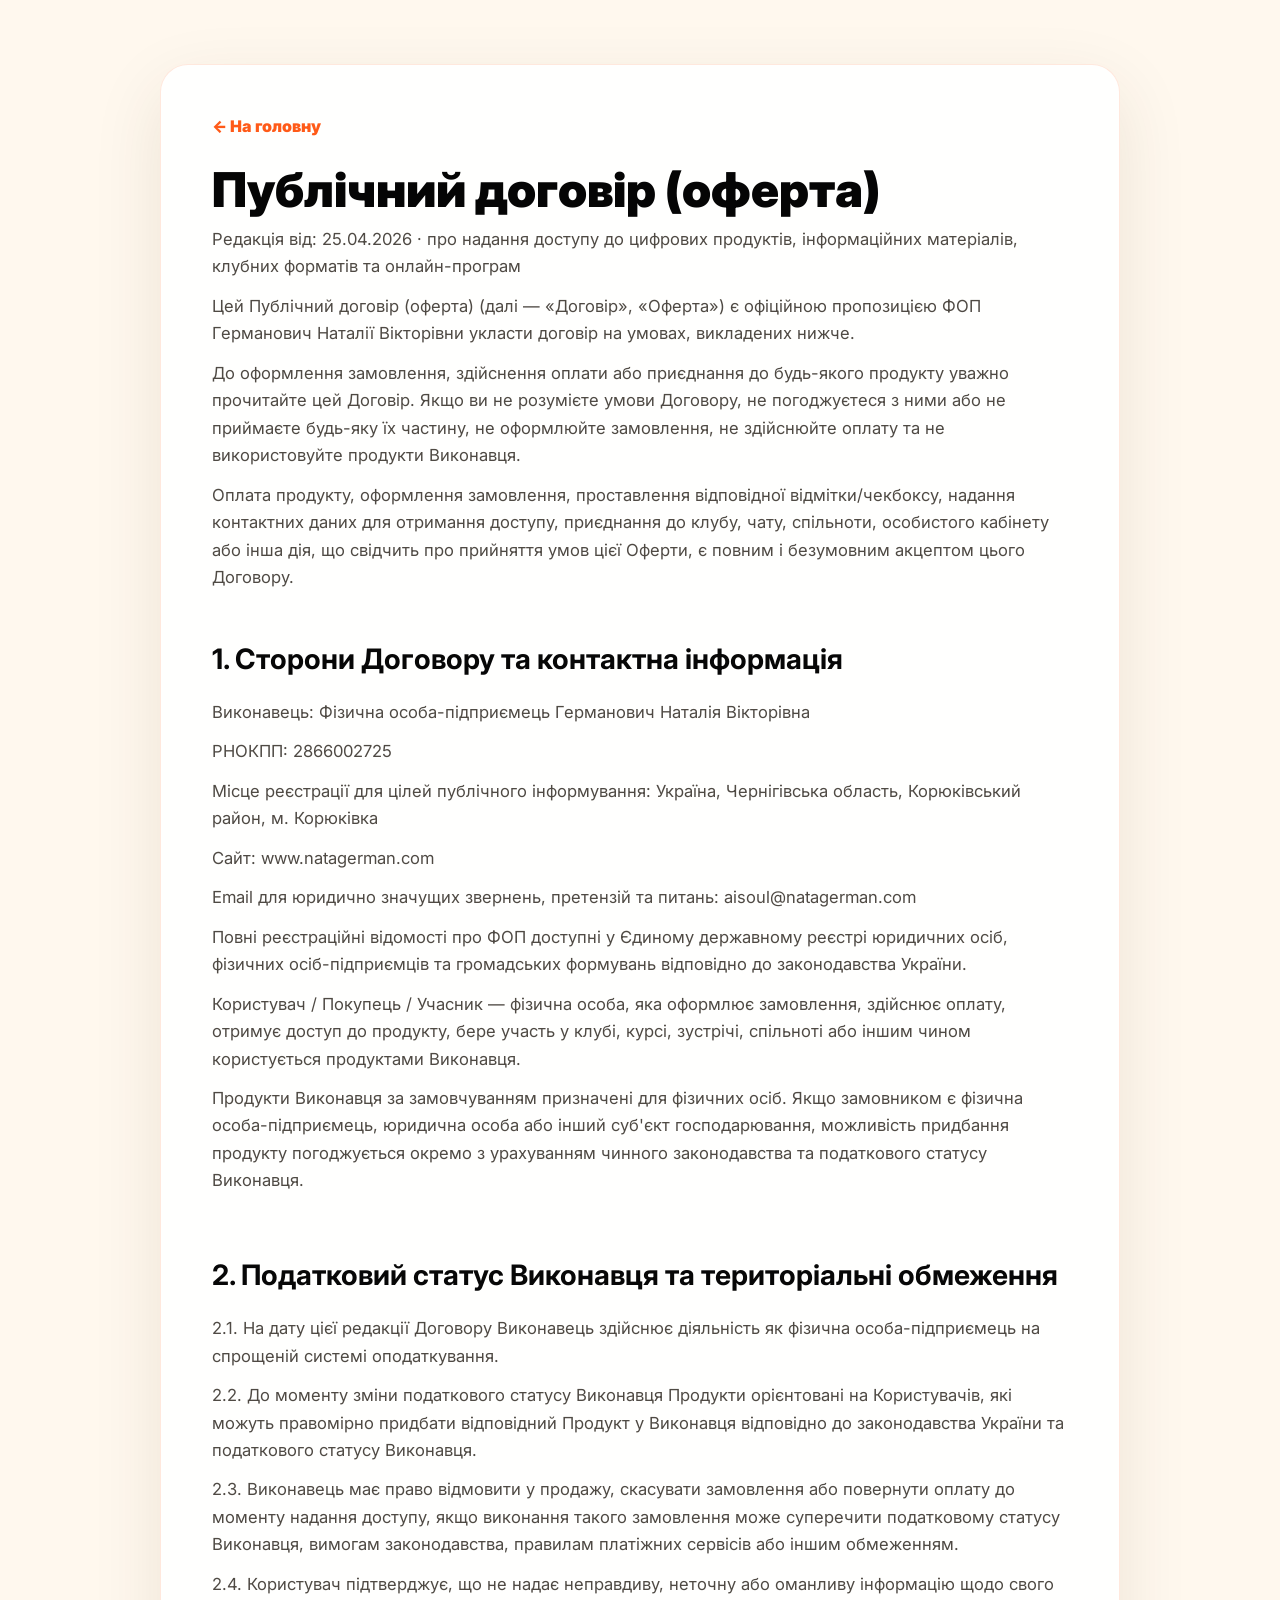
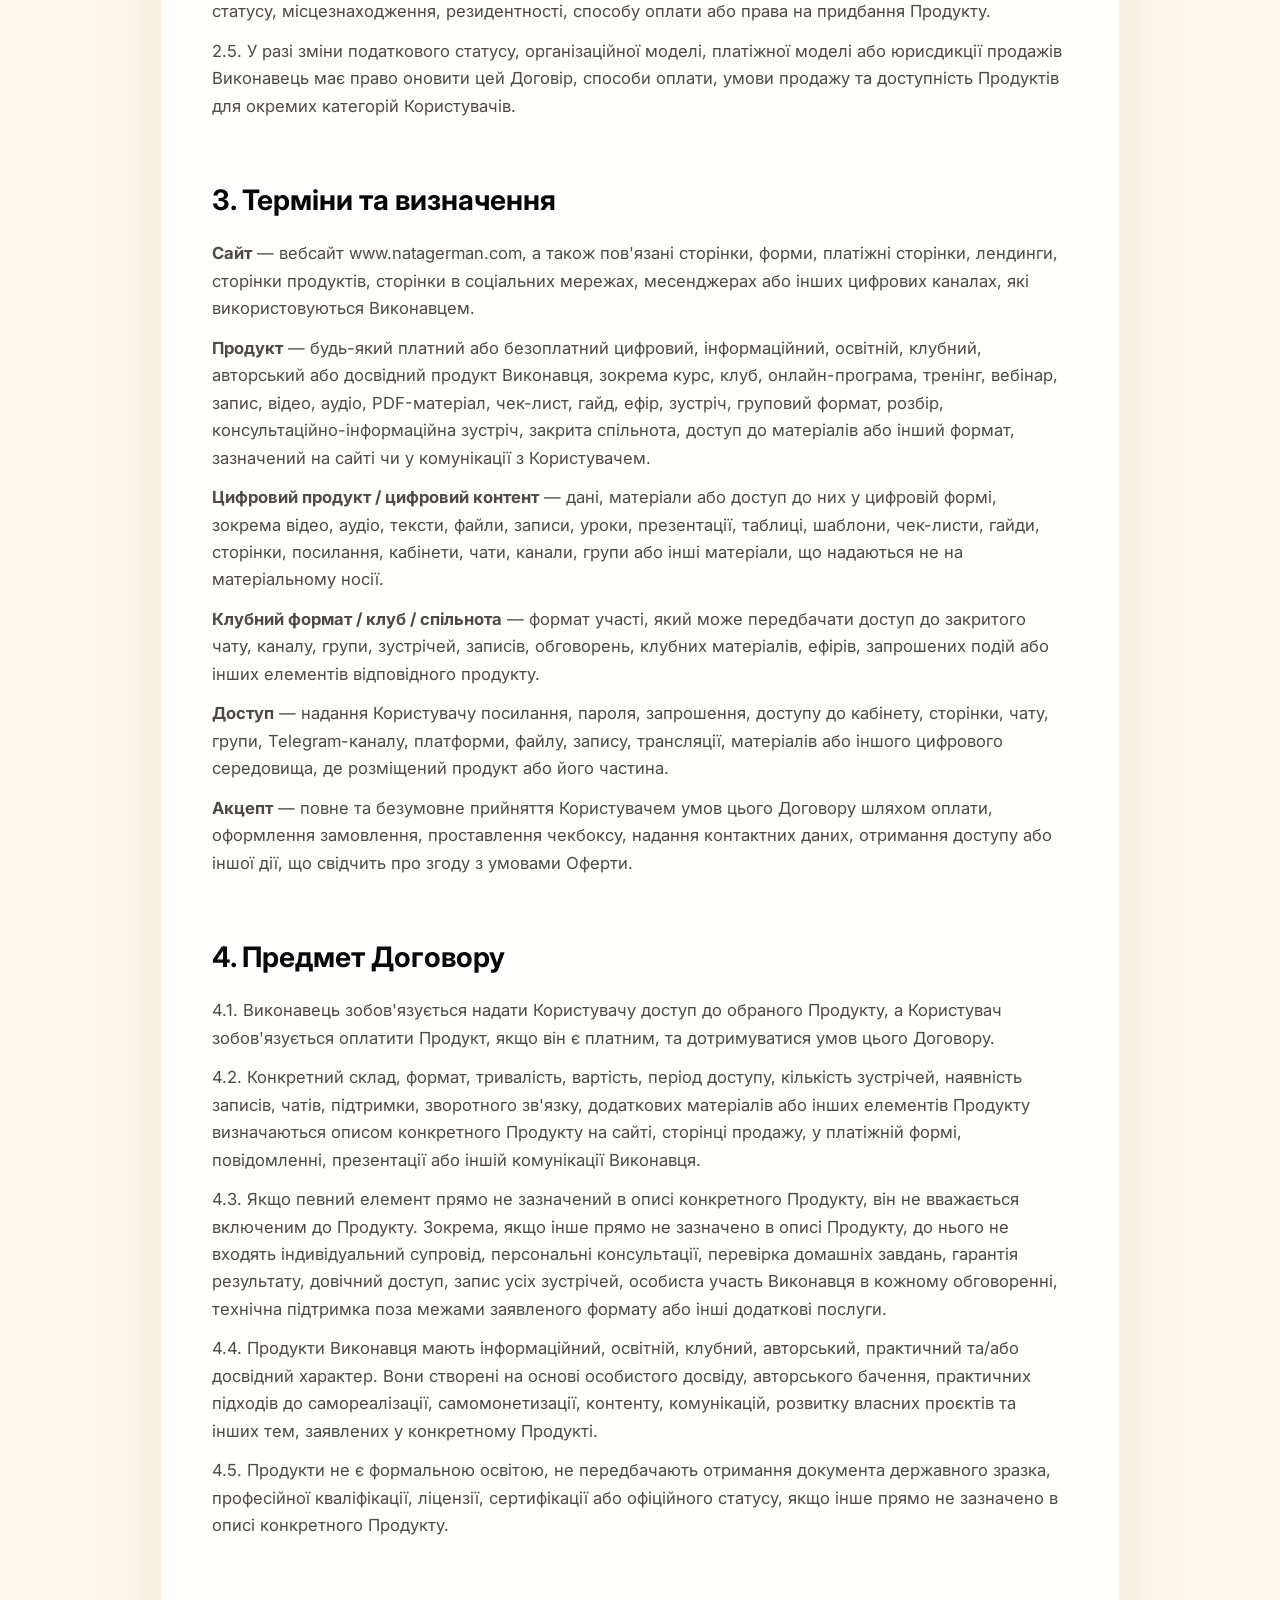
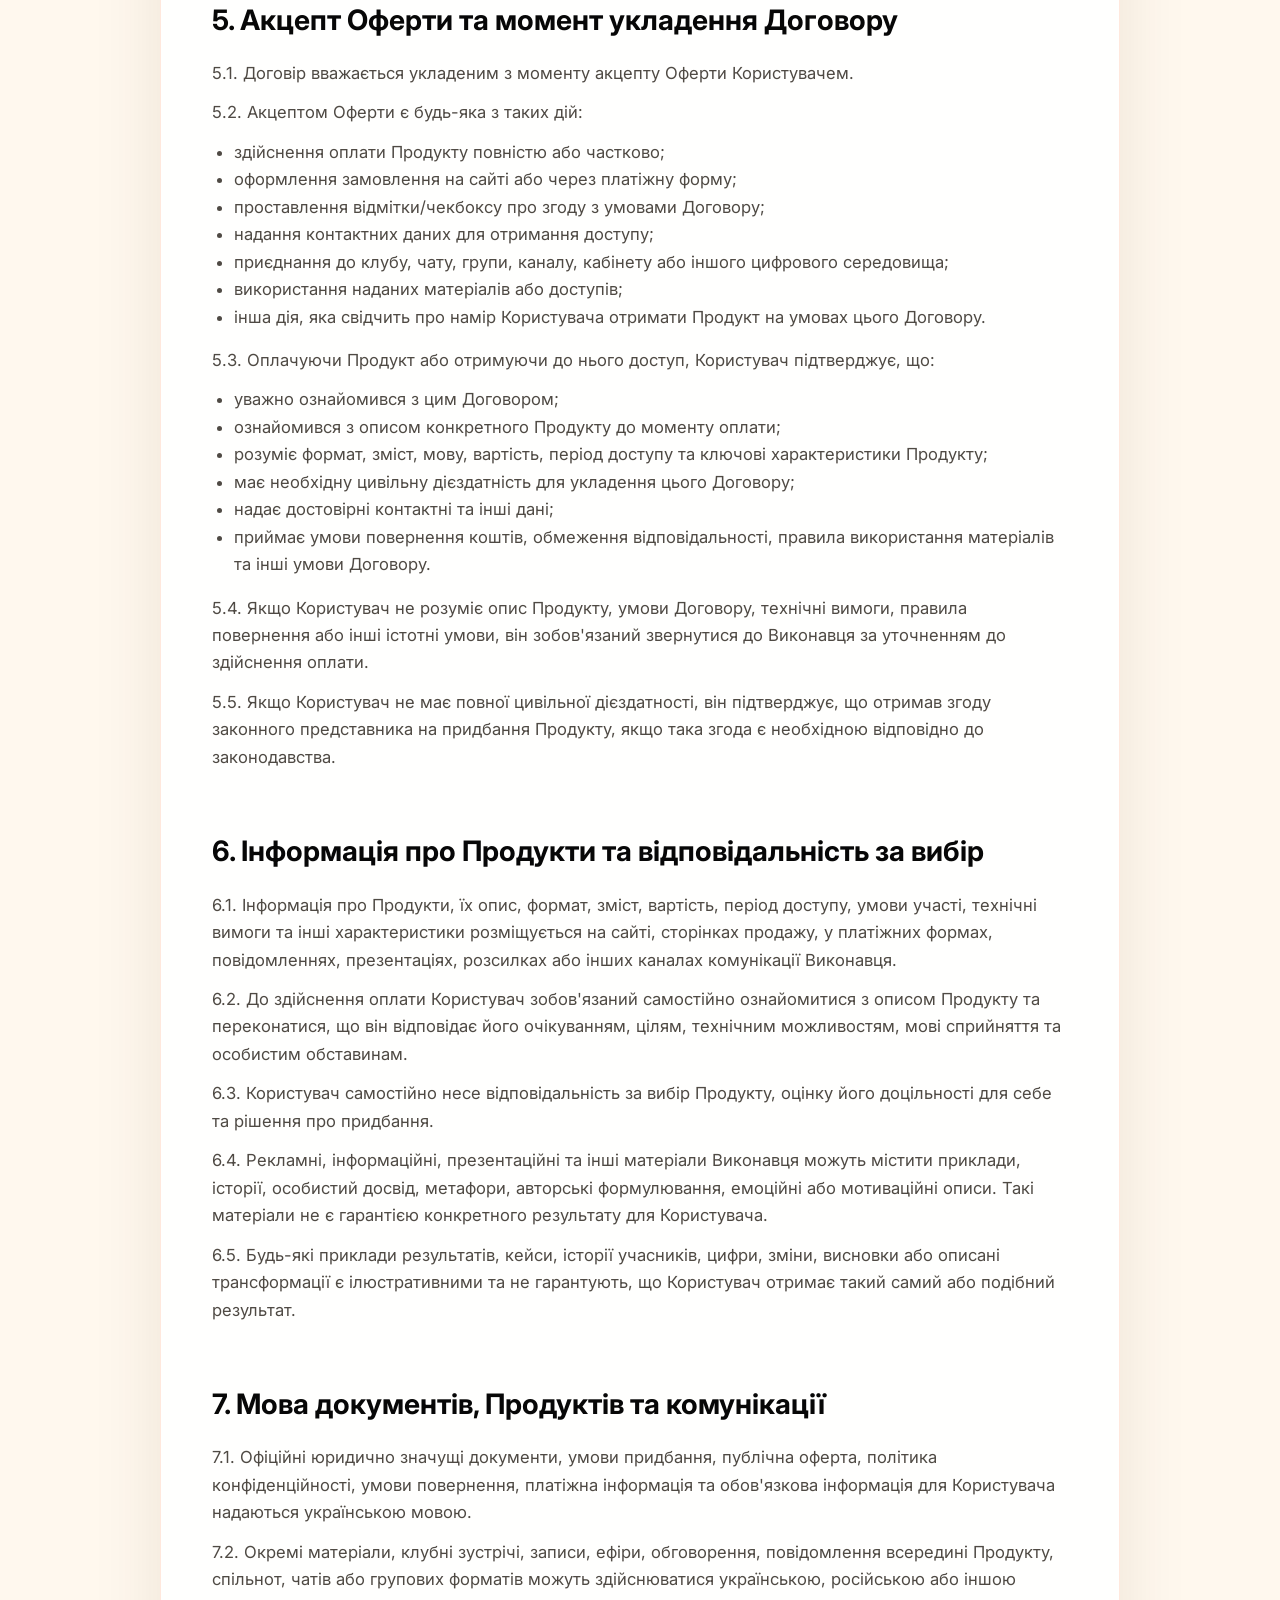
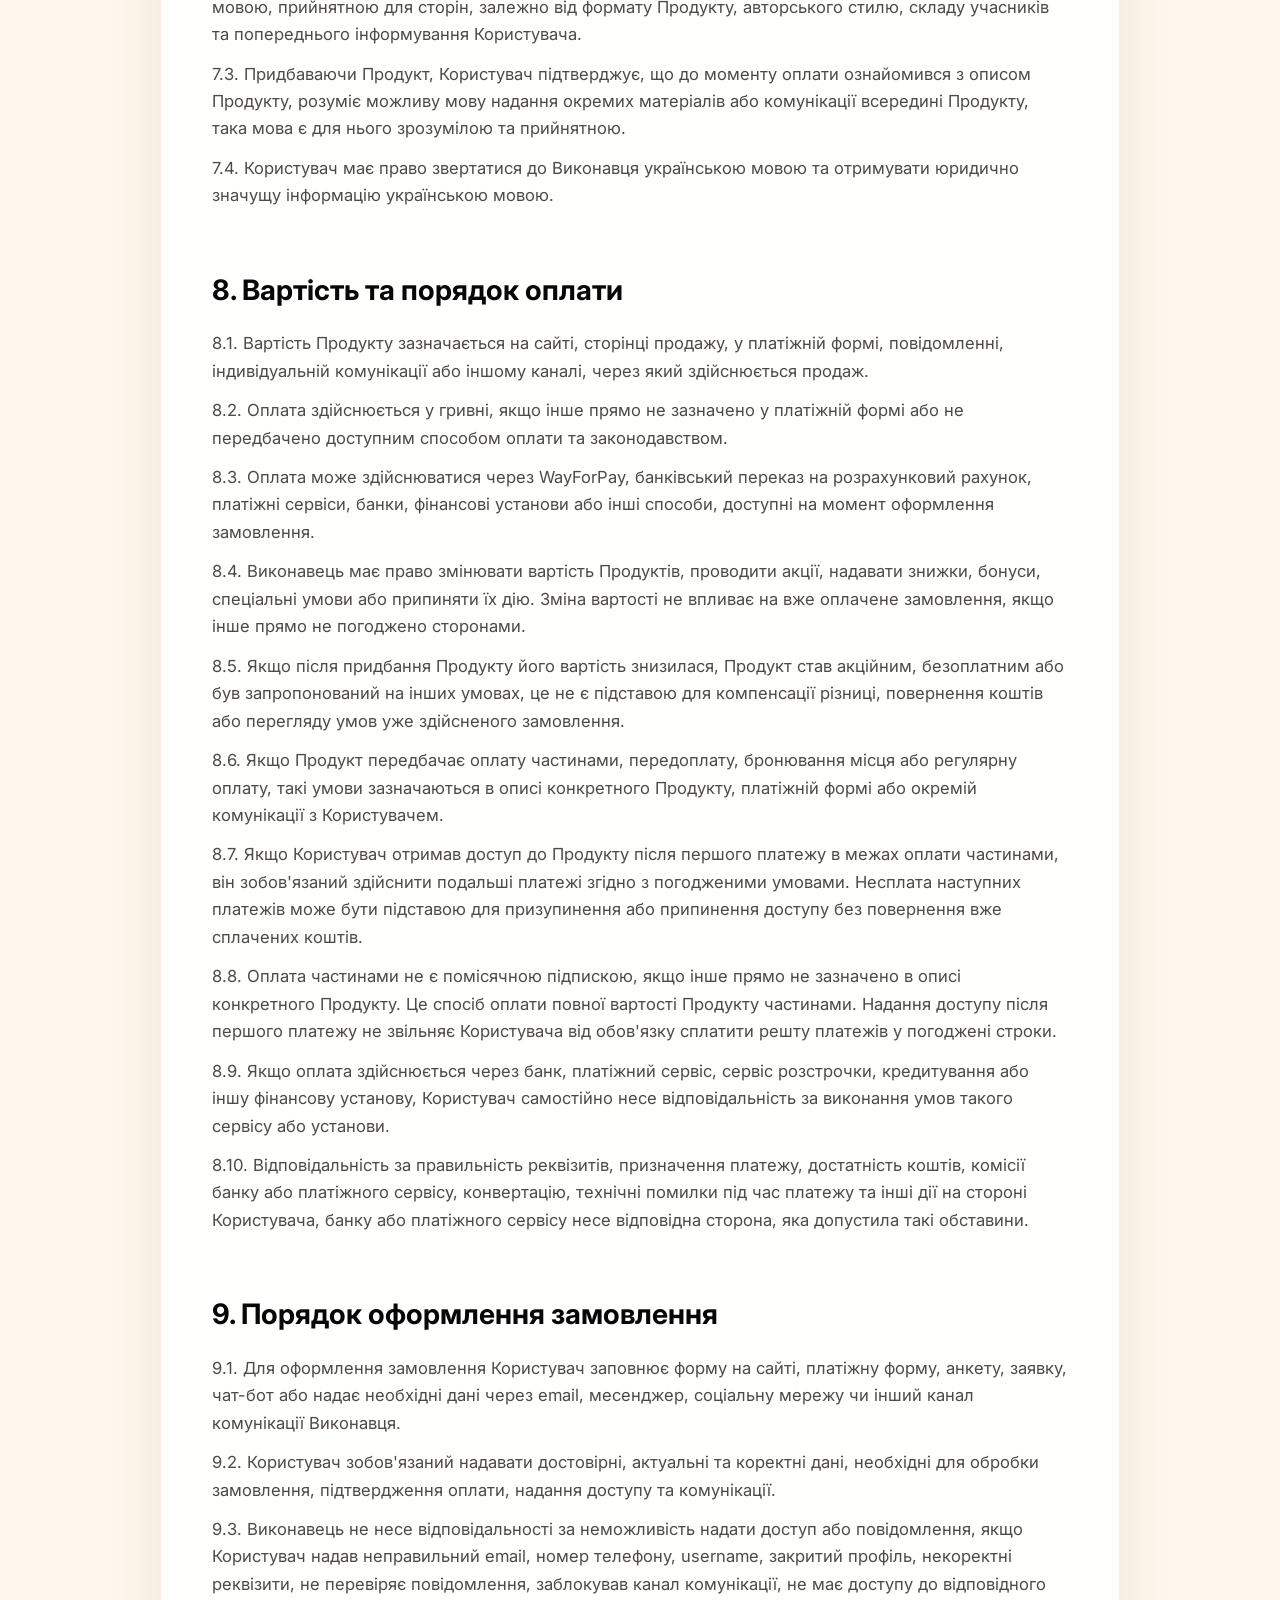
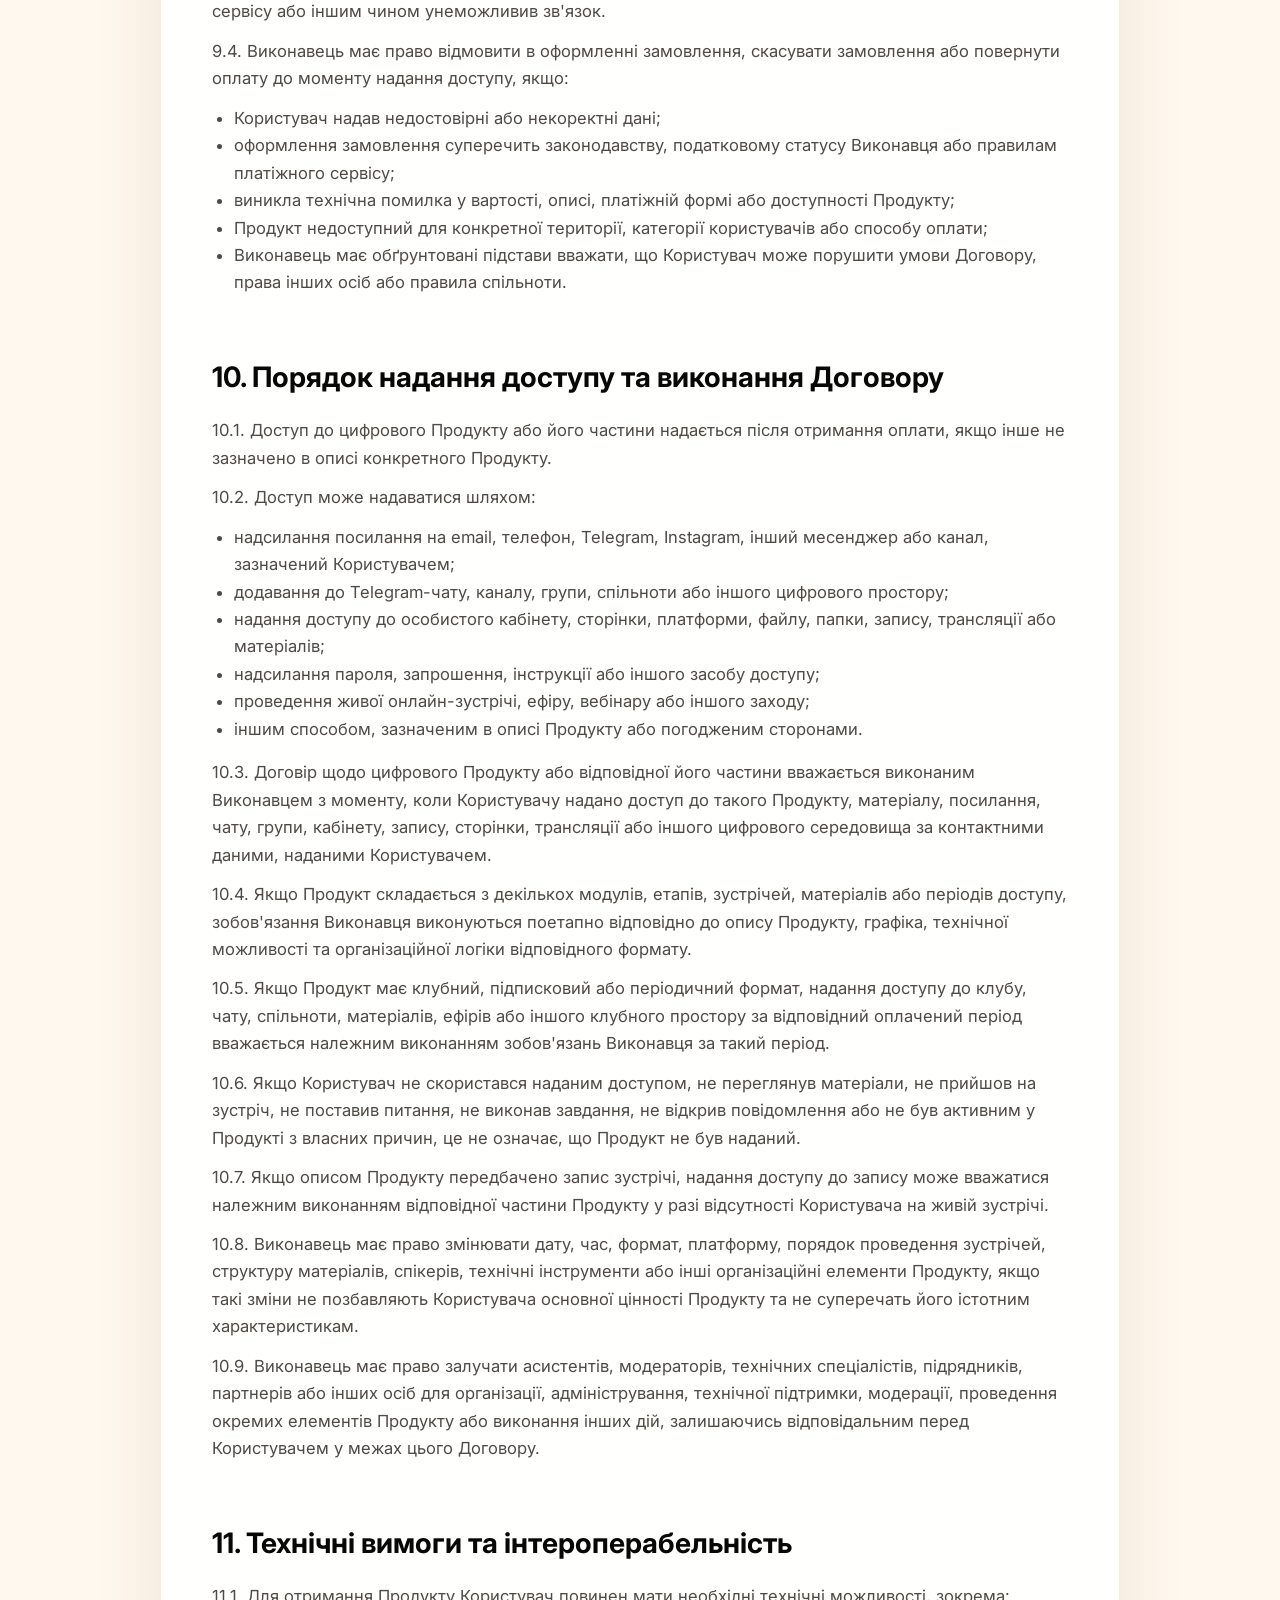
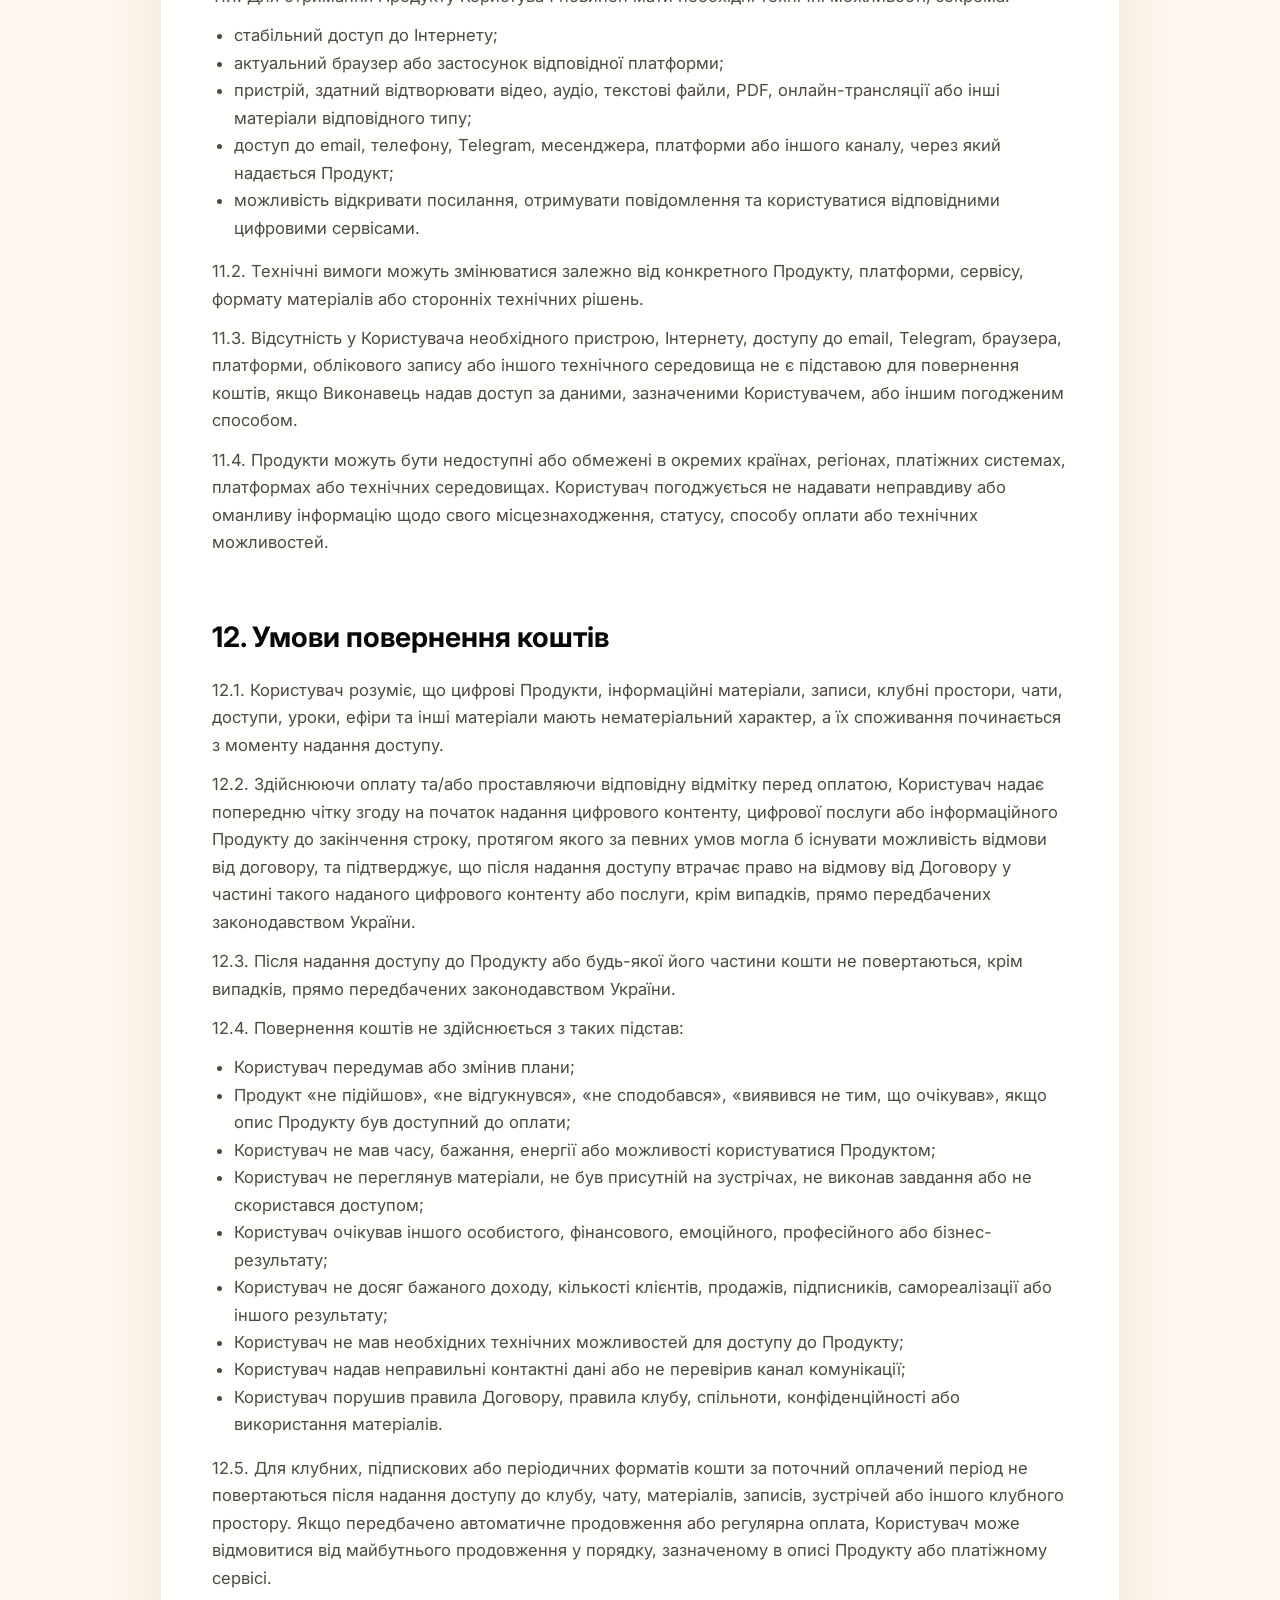
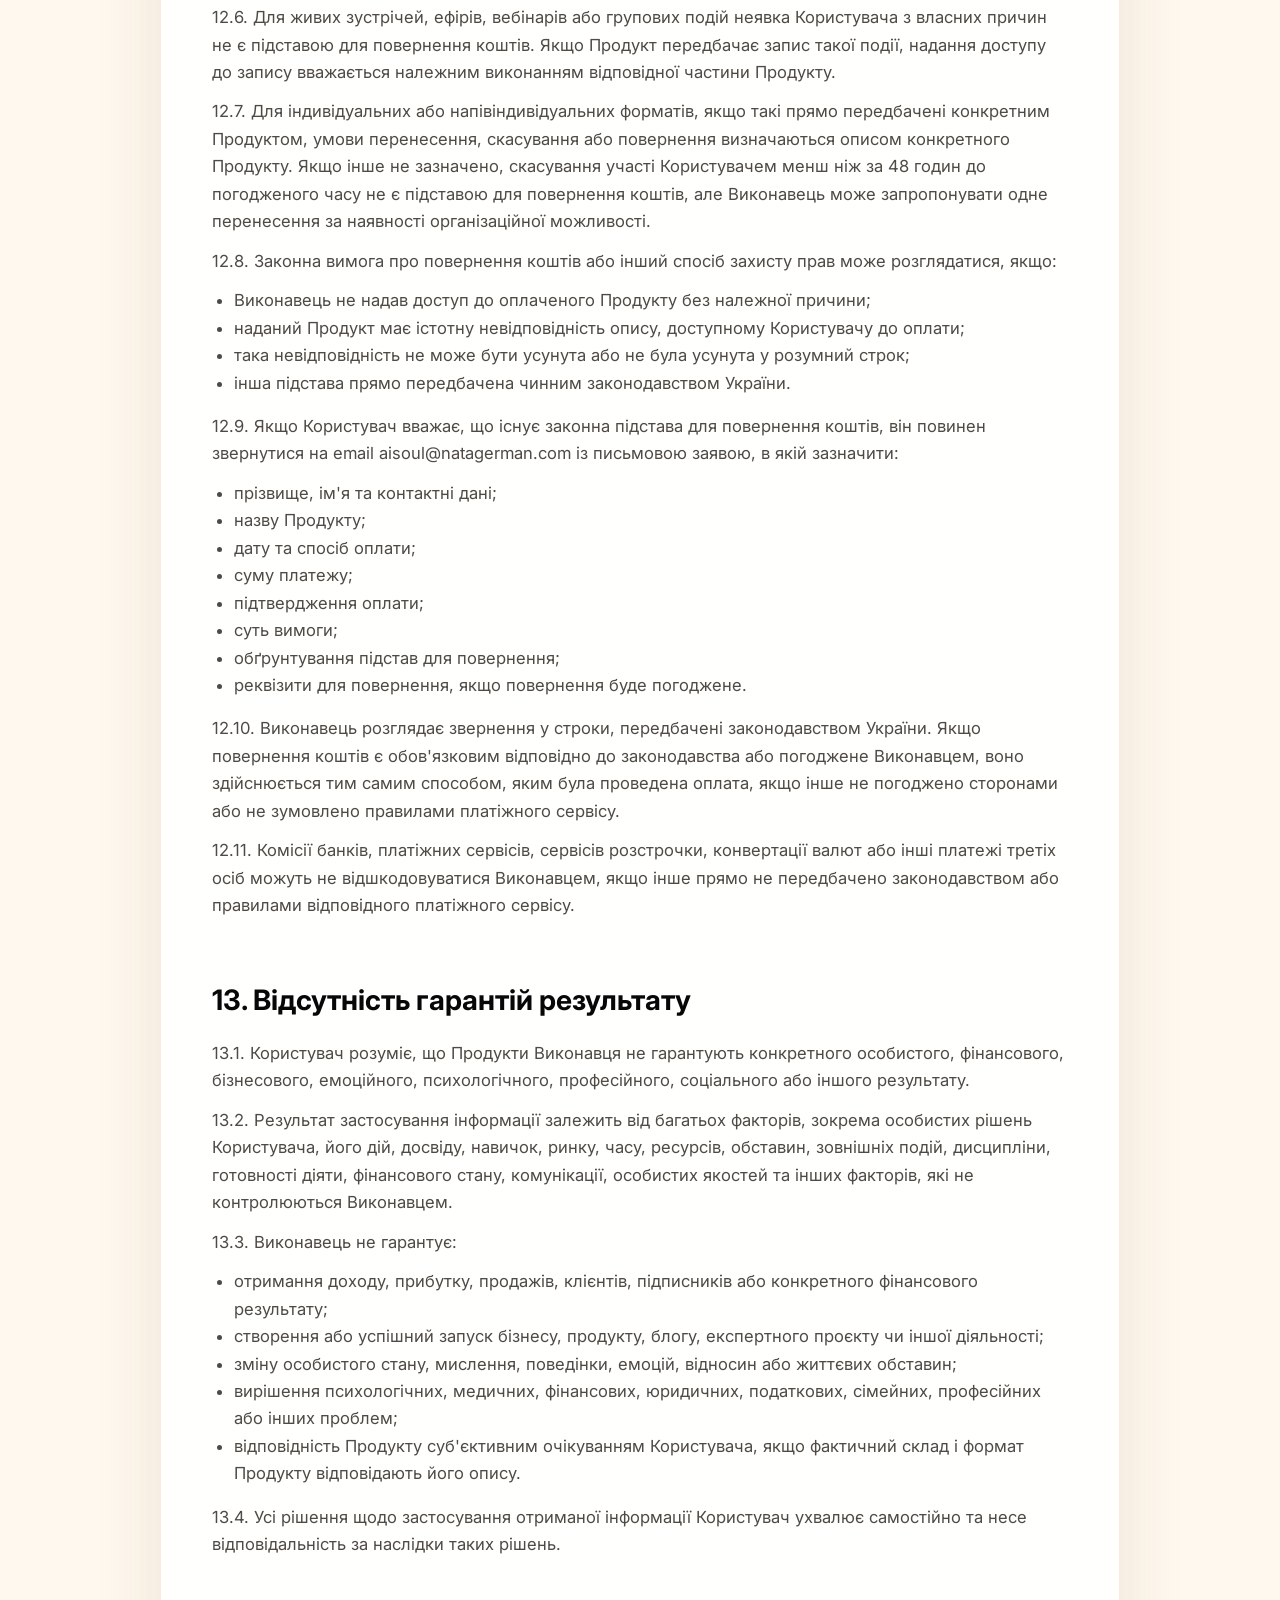
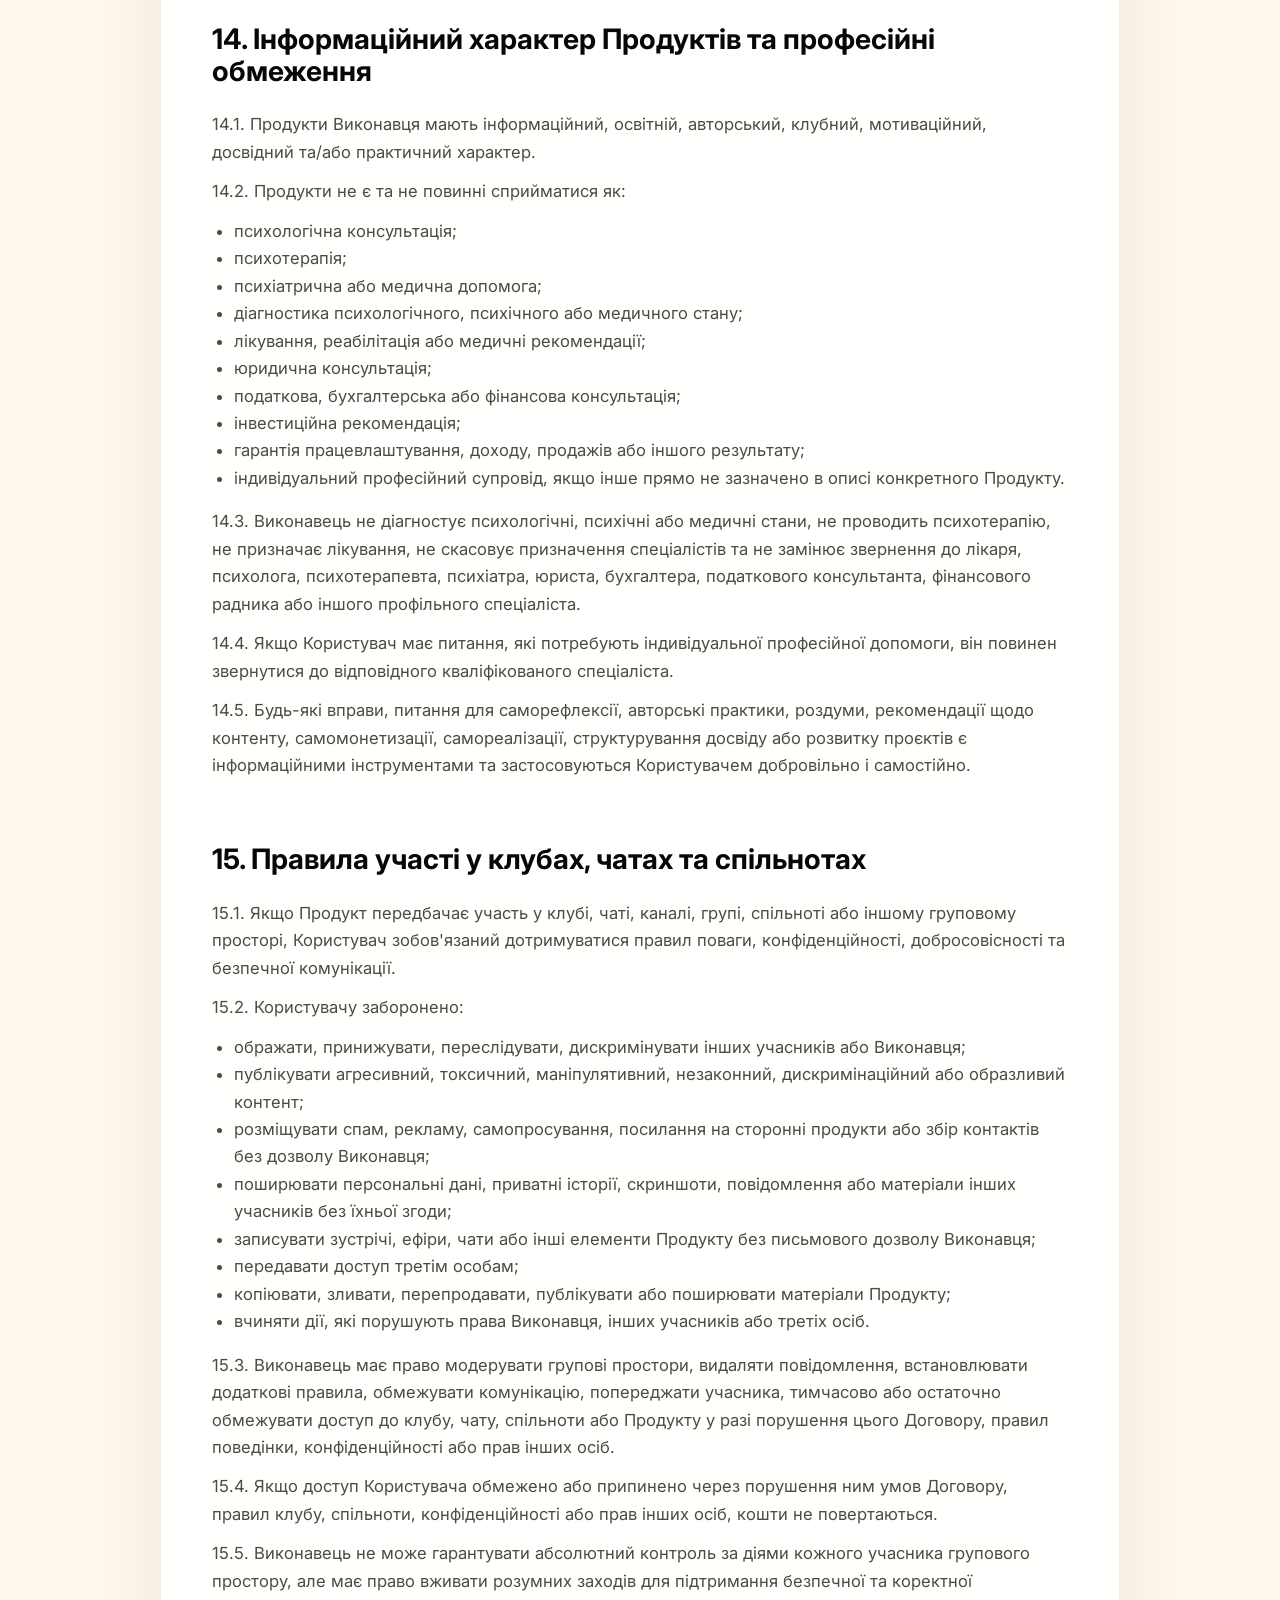
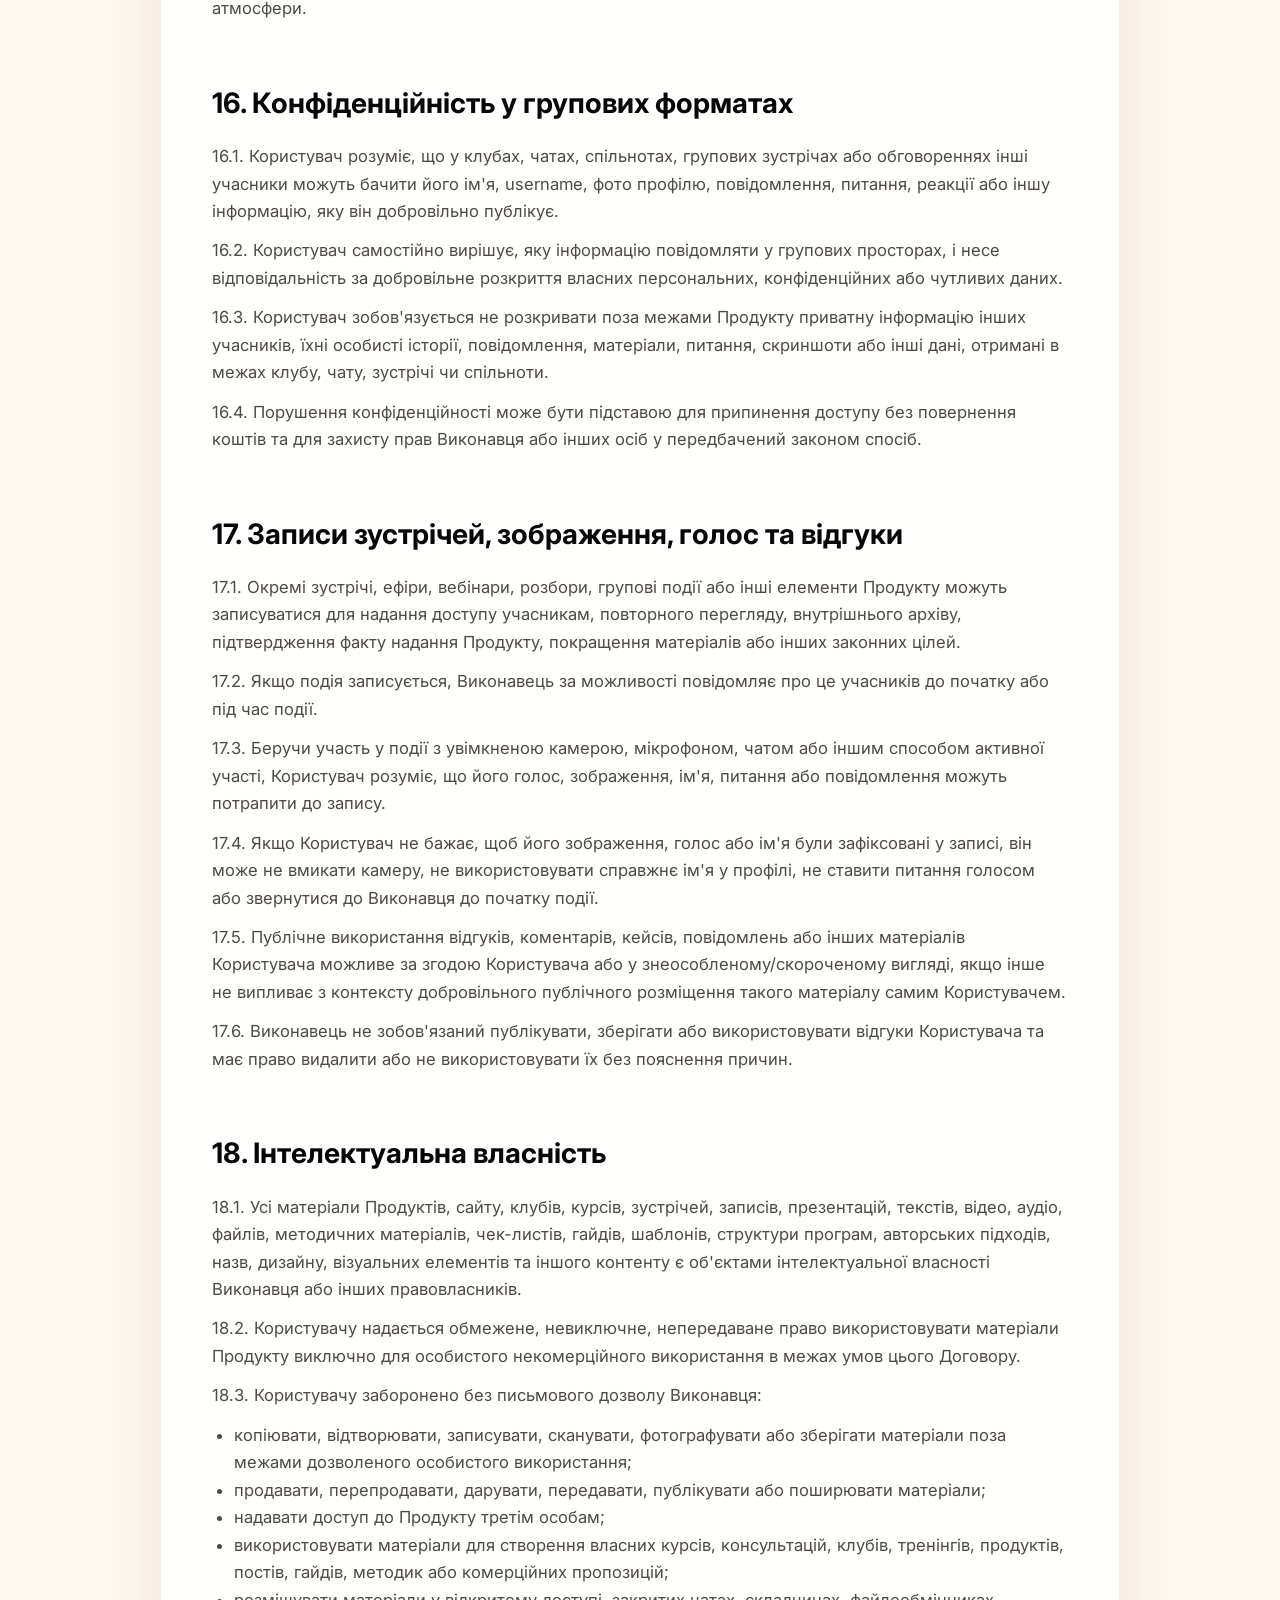
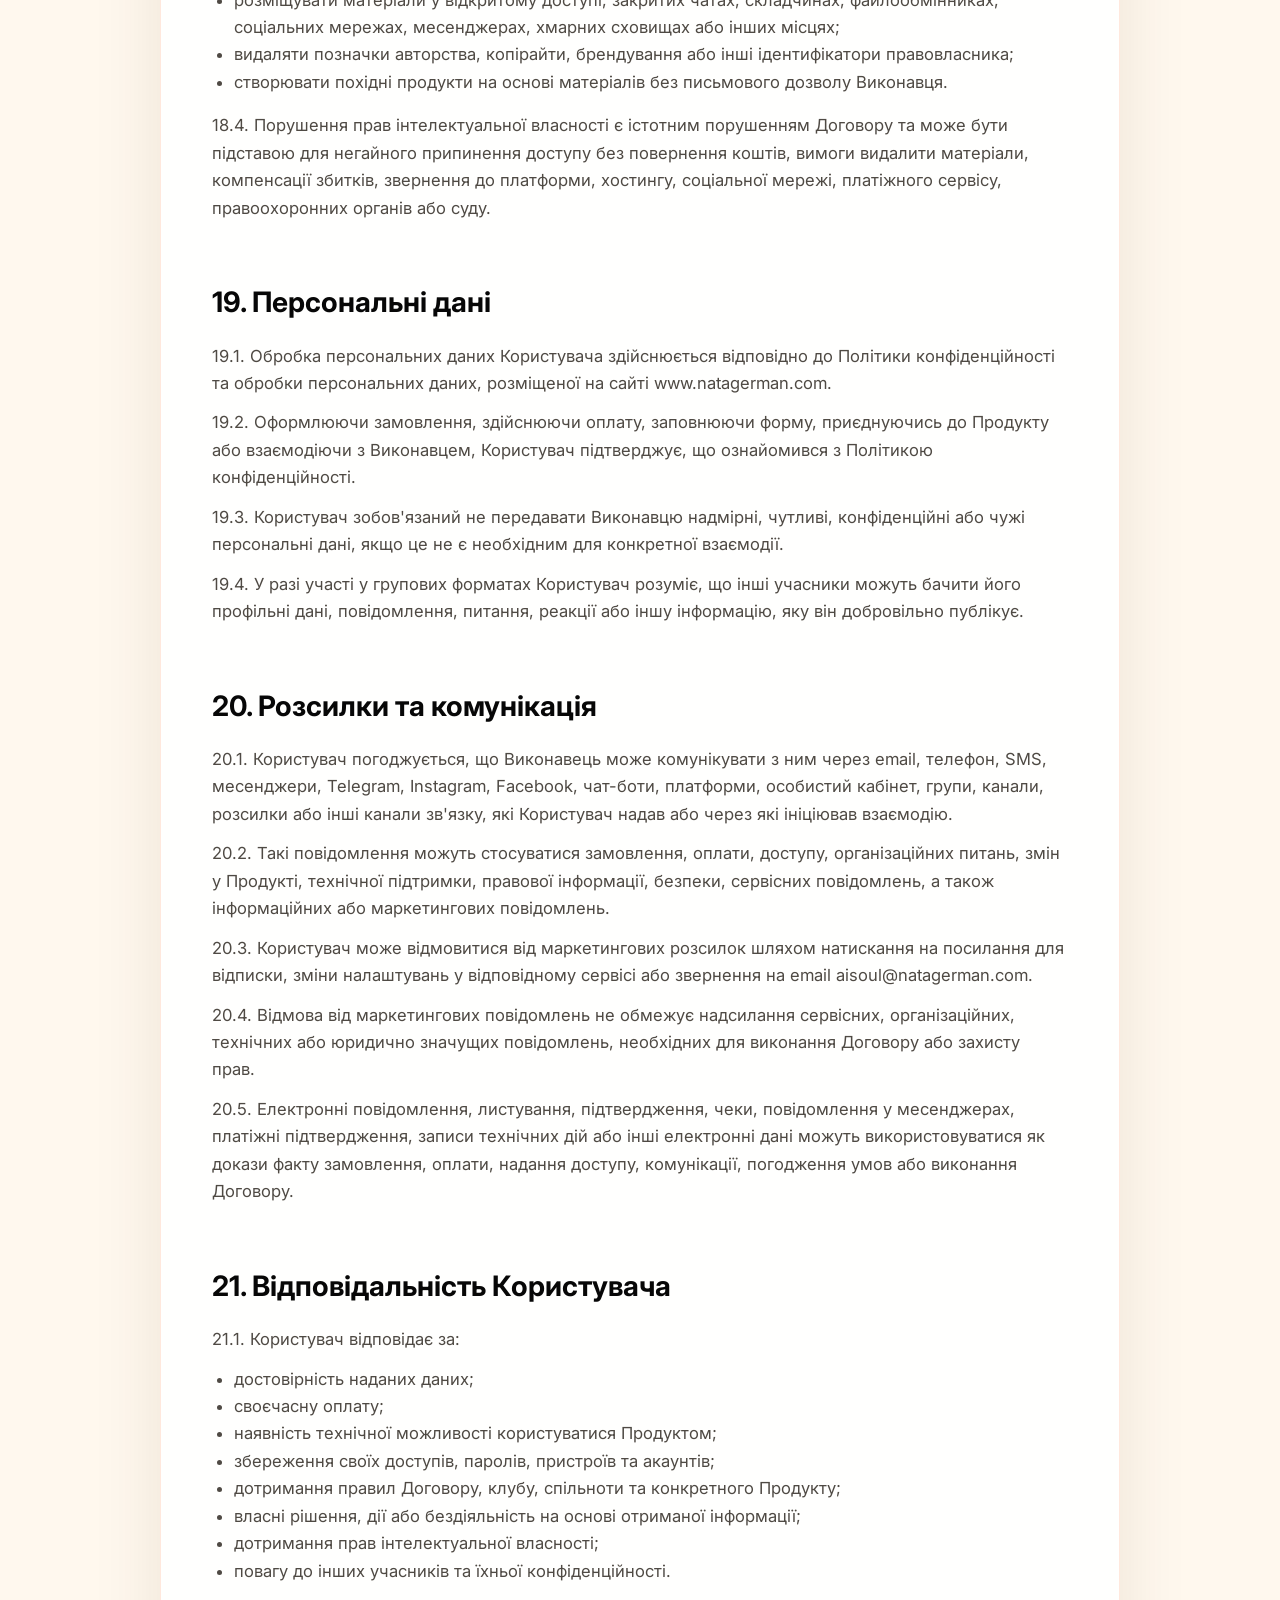
<file: offer.html>
<!DOCTYPE html>
<html lang="uk">
  <head>
    <meta charset="UTF-8" />
    <meta name="viewport" content="width=device-width, initial-scale=1.0" />
    <title>Публічний договір (оферта) | One Person Business</title>
    <meta name="description" content="Публічний договір оферта ФОП Германович Наталія Вікторівна щодо цифрових продуктів, клубних форматів та онлайн-програм." />
    <link rel="canonical" href="https://one-person-business.club/offer.html" />
    <link rel="icon" type="image/png" sizes="32x32" href="./assets/favicon-32.png" />
    <link rel="apple-touch-icon" sizes="180x180" href="./assets/apple-touch-icon.png" />
    <link rel="preconnect" href="https://fonts.googleapis.com" />
    <link rel="preconnect" href="https://fonts.gstatic.com" crossorigin />
    <link href="https://fonts.googleapis.com/css2?family=Inter:wght@400;500;600;700;800;900&display=swap" rel="stylesheet" />
    <link rel="stylesheet" href="./styles.css" />
  </head>
  <body class="legal-page">
    <main class="legal-document">
      <a class="legal-back" href="./">← На головну</a>
      <div class="max-w-3xl mx-auto px-6 md:px-12">
<h1 class="font-heading text-3xl md:text-5xl text-foreground mb-3 leading-tight">Публічний договір (оферта)</h1>
<p class="text-sm text-body-light mb-12">Редакція від: 25.04.2026 · про надання доступу до цифрових продуктів, інформаційних матеріалів, клубних форматів та онлайн-програм</p>
<div class="legal-content space-y-5 text-foreground/85 font-body leading-relaxed text-[15px] md:text-base">
<p class="mb-3">Цей Публічний договір (оферта) (далі — «Договір», «Оферта») є офіційною пропозицією ФОП Германович Наталії Вікторівни укласти договір на умовах, викладених нижче.</p>
<p class="mb-3">До оформлення замовлення, здійснення оплати або приєднання до будь-якого продукту уважно прочитайте цей Договір. Якщо ви не розумієте умови Договору, не погоджуєтеся з ними або не приймаєте будь-яку їх частину, не оформлюйте замовлення, не здійснюйте оплату та не використовуйте продукти Виконавця.</p>
<p class="mb-3">Оплата продукту, оформлення замовлення, проставлення відповідної відмітки/чекбоксу, надання контактних даних для отримання доступу, приєднання до клубу, чату, спільноти, особистого кабінету або інша дія, що свідчить про прийняття умов цієї Оферти, є повним і безумовним акцептом цього Договору.</p>
<h2 class="font-heading text-2xl md:text-3xl text-foreground mt-12 mb-4 leading-snug">1. Сторони Договору та контактна інформація</h2>
<p class="mb-3">Виконавець: Фізична особа-підприємець Германович Наталія Вікторівна</p>
<p class="mb-3">РНОКПП: 2866002725</p>
<p class="mb-3">Місце реєстрації для цілей публічного інформування: Україна, Чернігівська область, Корюківський район, м. Корюківка</p>
<p class="mb-3">Сайт: www.natagerman.com</p>
<p class="mb-3">Email для юридично значущих звернень, претензій та питань: aisoul@natagerman.com</p>
<p class="mb-3">Повні реєстраційні відомості про ФОП доступні у Єдиному державному реєстрі юридичних осіб, фізичних осіб-підприємців та громадських формувань відповідно до законодавства України.</p>
<p class="mb-3">Користувач / Покупець / Учасник — фізична особа, яка оформлює замовлення, здійснює оплату, отримує доступ до продукту, бере участь у клубі, курсі, зустрічі, спільноті або іншим чином користується продуктами Виконавця.</p>
<p class="mb-3">Продукти Виконавця за замовчуванням призначені для фізичних осіб. Якщо замовником є фізична особа-підприємець, юридична особа або інший суб'єкт господарювання, можливість придбання продукту погоджується окремо з урахуванням чинного законодавства та податкового статусу Виконавця.</p>
<h2 class="font-heading text-2xl md:text-3xl text-foreground mt-12 mb-4 leading-snug">2. Податковий статус Виконавця та територіальні обмеження</h2>
<p class="mb-3">2.1. На дату цієї редакції Договору Виконавець здійснює діяльність як фізична особа-підприємець на спрощеній системі оподаткування.</p>
<p class="mb-3">2.2. До моменту зміни податкового статусу Виконавця Продукти орієнтовані на Користувачів, які можуть правомірно придбати відповідний Продукт у Виконавця відповідно до законодавства України та податкового статусу Виконавця.</p>
<p class="mb-3">2.3. Виконавець має право відмовити у продажу, скасувати замовлення або повернути оплату до моменту надання доступу, якщо виконання такого замовлення може суперечити податковому статусу Виконавця, вимогам законодавства, правилам платіжних сервісів або іншим обмеженням.</p>
<p class="mb-3">2.4. Користувач підтверджує, що не надає неправдиву, неточну або оманливу інформацію щодо свого статусу, місцезнаходження, резидентності, способу оплати або права на придбання Продукту.</p>
<p class="mb-3">2.5. У разі зміни податкового статусу, організаційної моделі, платіжної моделі або юрисдикції продажів Виконавець має право оновити цей Договір, способи оплати, умови продажу та доступність Продуктів для окремих категорій Користувачів.</p>
<h2 class="font-heading text-2xl md:text-3xl text-foreground mt-12 mb-4 leading-snug">3. Терміни та визначення</h2>
<p class="mb-3">
<strong>Сайт</strong> — вебсайт www.natagerman.com, а також пов'язані сторінки, форми, платіжні сторінки, лендинги, сторінки продуктів, сторінки в соціальних мережах, месенджерах або інших цифрових каналах, які використовуються Виконавцем.</p>
<p class="mb-3">
<strong>Продукт</strong> — будь-який платний або безоплатний цифровий, інформаційний, освітній, клубний, авторський або досвідний продукт Виконавця, зокрема курс, клуб, онлайн-програма, тренінг, вебінар, запис, відео, аудіо, PDF-матеріал, чек-лист, гайд, ефір, зустріч, груповий формат, розбір, консультаційно-інформаційна зустріч, закрита спільнота, доступ до матеріалів або інший формат, зазначений на сайті чи у комунікації з Користувачем.</p>
<p class="mb-3">
<strong>Цифровий продукт / цифровий контент</strong> — дані, матеріали або доступ до них у цифровій формі, зокрема відео, аудіо, тексти, файли, записи, уроки, презентації, таблиці, шаблони, чек-листи, гайди, сторінки, посилання, кабінети, чати, канали, групи або інші матеріали, що надаються не на матеріальному носії.</p>
<p class="mb-3">
<strong>Клубний формат / клуб / спільнота</strong> — формат участі, який може передбачати доступ до закритого чату, каналу, групи, зустрічей, записів, обговорень, клубних матеріалів, ефірів, запрошених подій або інших елементів відповідного продукту.</p>
<p class="mb-3">
<strong>Доступ</strong> — надання Користувачу посилання, пароля, запрошення, доступу до кабінету, сторінки, чату, групи, Telegram-каналу, платформи, файлу, запису, трансляції, матеріалів або іншого цифрового середовища, де розміщений продукт або його частина.</p>
<p class="mb-3">
<strong>Акцепт</strong> — повне та безумовне прийняття Користувачем умов цього Договору шляхом оплати, оформлення замовлення, проставлення чекбоксу, надання контактних даних, отримання доступу або іншої дії, що свідчить про згоду з умовами Оферти.</p>
<h2 class="font-heading text-2xl md:text-3xl text-foreground mt-12 mb-4 leading-snug">4. Предмет Договору</h2>
<p class="mb-3">4.1. Виконавець зобов'язується надати Користувачу доступ до обраного Продукту, а Користувач зобов'язується оплатити Продукт, якщо він є платним, та дотримуватися умов цього Договору.</p>
<p class="mb-3">4.2. Конкретний склад, формат, тривалість, вартість, період доступу, кількість зустрічей, наявність записів, чатів, підтримки, зворотного зв'язку, додаткових матеріалів або інших елементів Продукту визначаються описом конкретного Продукту на сайті, сторінці продажу, у платіжній формі, повідомленні, презентації або іншій комунікації Виконавця.</p>
<p class="mb-3">4.3. Якщо певний елемент прямо не зазначений в описі конкретного Продукту, він не вважається включеним до Продукту. Зокрема, якщо інше прямо не зазначено в описі Продукту, до нього не входять індивідуальний супровід, персональні консультації, перевірка домашніх завдань, гарантія результату, довічний доступ, запис усіх зустрічей, особиста участь Виконавця в кожному обговоренні, технічна підтримка поза межами заявленого формату або інші додаткові послуги.</p>
<p class="mb-3">4.4. Продукти Виконавця мають інформаційний, освітній, клубний, авторський, практичний та/або досвідний характер. Вони створені на основі особистого досвіду, авторського бачення, практичних підходів до самореалізації, самомонетизації, контенту, комунікацій, розвитку власних проєктів та інших тем, заявлених у конкретному Продукті.</p>
<p class="mb-3">4.5. Продукти не є формальною освітою, не передбачають отримання документа державного зразка, професійної кваліфікації, ліцензії, сертифікації або офіційного статусу, якщо інше прямо не зазначено в описі конкретного Продукту.</p>
<h2 class="font-heading text-2xl md:text-3xl text-foreground mt-12 mb-4 leading-snug">5. Акцепт Оферти та момент укладення Договору</h2>
<p class="mb-3">5.1. Договір вважається укладеним з моменту акцепту Оферти Користувачем.</p>
<p class="mb-3">5.2. Акцептом Оферти є будь-яка з таких дій:</p>
<ul class="list-disc pl-6 space-y-1.5 mb-3 marker:text-foreground/40">
<li>здійснення оплати Продукту повністю або частково;</li>
<li>оформлення замовлення на сайті або через платіжну форму;</li>
<li>проставлення відмітки/чекбоксу про згоду з умовами Договору;</li>
<li>надання контактних даних для отримання доступу;</li>
<li>приєднання до клубу, чату, групи, каналу, кабінету або іншого цифрового середовища;</li>
<li>використання наданих матеріалів або доступів;</li>
<li>інша дія, яка свідчить про намір Користувача отримати Продукт на умовах цього Договору.</li>
</ul>
<p class="mb-3">5.3. Оплачуючи Продукт або отримуючи до нього доступ, Користувач підтверджує, що:</p>
<ul class="list-disc pl-6 space-y-1.5 mb-3 marker:text-foreground/40">
<li>уважно ознайомився з цим Договором;</li>
<li>ознайомився з описом конкретного Продукту до моменту оплати;</li>
<li>розуміє формат, зміст, мову, вартість, період доступу та ключові характеристики Продукту;</li>
<li>має необхідну цивільну дієздатність для укладення цього Договору;</li>
<li>надає достовірні контактні та інші дані;</li>
<li>приймає умови повернення коштів, обмеження відповідальності, правила використання матеріалів та інші умови Договору.</li>
</ul>
<p class="mb-3">5.4. Якщо Користувач не розуміє опис Продукту, умови Договору, технічні вимоги, правила повернення або інші істотні умови, він зобов'язаний звернутися до Виконавця за уточненням до здійснення оплати.</p>
<p class="mb-3">5.5. Якщо Користувач не має повної цивільної дієздатності, він підтверджує, що отримав згоду законного представника на придбання Продукту, якщо така згода є необхідною відповідно до законодавства.</p>
<h2 class="font-heading text-2xl md:text-3xl text-foreground mt-12 mb-4 leading-snug">6. Інформація про Продукти та відповідальність за вибір</h2>
<p class="mb-3">6.1. Інформація про Продукти, їх опис, формат, зміст, вартість, період доступу, умови участі, технічні вимоги та інші характеристики розміщується на сайті, сторінках продажу, у платіжних формах, повідомленнях, презентаціях, розсилках або інших каналах комунікації Виконавця.</p>
<p class="mb-3">6.2. До здійснення оплати Користувач зобов'язаний самостійно ознайомитися з описом Продукту та переконатися, що він відповідає його очікуванням, цілям, технічним можливостям, мові сприйняття та особистим обставинам.</p>
<p class="mb-3">6.3. Користувач самостійно несе відповідальність за вибір Продукту, оцінку його доцільності для себе та рішення про придбання.</p>
<p class="mb-3">6.4. Рекламні, інформаційні, презентаційні та інші матеріали Виконавця можуть містити приклади, історії, особистий досвід, метафори, авторські формулювання, емоційні або мотиваційні описи. Такі матеріали не є гарантією конкретного результату для Користувача.</p>
<p class="mb-3">6.5. Будь-які приклади результатів, кейси, історії учасників, цифри, зміни, висновки або описані трансформації є ілюстративними та не гарантують, що Користувач отримає такий самий або подібний результат.</p>
<h2 class="font-heading text-2xl md:text-3xl text-foreground mt-12 mb-4 leading-snug">7. Мова документів, Продуктів та комунікації</h2>
<p class="mb-3">7.1. Офіційні юридично значущі документи, умови придбання, публічна оферта, політика конфіденційності, умови повернення, платіжна інформація та обов'язкова інформація для Користувача надаються українською мовою.</p>
<p class="mb-3">7.2. Окремі матеріали, клубні зустрічі, записи, ефіри, обговорення, повідомлення всередині Продукту, спільнот, чатів або групових форматів можуть здійснюватися українською, російською або іншою мовою, прийнятною для сторін, залежно від формату Продукту, авторського стилю, складу учасників та попереднього інформування Користувача.</p>
<p class="mb-3">7.3. Придбаваючи Продукт, Користувач підтверджує, що до моменту оплати ознайомився з описом Продукту, розуміє можливу мову надання окремих матеріалів або комунікації всередині Продукту, така мова є для нього зрозумілою та прийнятною.</p>
<p class="mb-3">7.4. Користувач має право звертатися до Виконавця українською мовою та отримувати юридично значущу інформацію українською мовою.</p>
<h2 class="font-heading text-2xl md:text-3xl text-foreground mt-12 mb-4 leading-snug">8. Вартість та порядок оплати</h2>
<p class="mb-3">8.1. Вартість Продукту зазначається на сайті, сторінці продажу, у платіжній формі, повідомленні, індивідуальній комунікації або іншому каналі, через який здійснюється продаж.</p>
<p class="mb-3">8.2. Оплата здійснюється у гривні, якщо інше прямо не зазначено у платіжній формі або не передбачено доступним способом оплати та законодавством.</p>
<p class="mb-3">8.3. Оплата може здійснюватися через WayForPay, банківський переказ на розрахунковий рахунок, платіжні сервіси, банки, фінансові установи або інші способи, доступні на момент оформлення замовлення.</p>
<p class="mb-3">8.4. Виконавець має право змінювати вартість Продуктів, проводити акції, надавати знижки, бонуси, спеціальні умови або припиняти їх дію. Зміна вартості не впливає на вже оплачене замовлення, якщо інше прямо не погоджено сторонами.</p>
<p class="mb-3">8.5. Якщо після придбання Продукту його вартість знизилася, Продукт став акційним, безоплатним або був запропонований на інших умовах, це не є підставою для компенсації різниці, повернення коштів або перегляду умов уже здійсненого замовлення.</p>
<p class="mb-3">8.6. Якщо Продукт передбачає оплату частинами, передоплату, бронювання місця або регулярну оплату, такі умови зазначаються в описі конкретного Продукту, платіжній формі або окремій комунікації з Користувачем.</p>
<p class="mb-3">8.7. Якщо Користувач отримав доступ до Продукту після першого платежу в межах оплати частинами, він зобов'язаний здійснити подальші платежі згідно з погодженими умовами. Несплата наступних платежів може бути підставою для призупинення або припинення доступу без повернення вже сплачених коштів.</p>
<p class="mb-3">8.8. Оплата частинами не є помісячною підпискою, якщо інше прямо не зазначено в описі конкретного Продукту. Це спосіб оплати повної вартості Продукту частинами. Надання доступу після першого платежу не звільняє Користувача від обов'язку сплатити решту платежів у погоджені строки.</p>
<p class="mb-3">8.9. Якщо оплата здійснюється через банк, платіжний сервіс, сервіс розстрочки, кредитування або іншу фінансову установу, Користувач самостійно несе відповідальність за виконання умов такого сервісу або установи.</p>
<p class="mb-3">8.10. Відповідальність за правильність реквізитів, призначення платежу, достатність коштів, комісії банку або платіжного сервісу, конвертацію, технічні помилки під час платежу та інші дії на стороні Користувача, банку або платіжного сервісу несе відповідна сторона, яка допустила такі обставини.</p>
<h2 class="font-heading text-2xl md:text-3xl text-foreground mt-12 mb-4 leading-snug">9. Порядок оформлення замовлення</h2>
<p class="mb-3">9.1. Для оформлення замовлення Користувач заповнює форму на сайті, платіжну форму, анкету, заявку, чат-бот або надає необхідні дані через email, месенджер, соціальну мережу чи інший канал комунікації Виконавця.</p>
<p class="mb-3">9.2. Користувач зобов'язаний надавати достовірні, актуальні та коректні дані, необхідні для обробки замовлення, підтвердження оплати, надання доступу та комунікації.</p>
<p class="mb-3">9.3. Виконавець не несе відповідальності за неможливість надати доступ або повідомлення, якщо Користувач надав неправильний email, номер телефону, username, закритий профіль, некоректні реквізити, не перевіряє повідомлення, заблокував канал комунікації, не має доступу до відповідного сервісу або іншим чином унеможливив зв'язок.</p>
<p class="mb-3">9.4. Виконавець має право відмовити в оформленні замовлення, скасувати замовлення або повернути оплату до моменту надання доступу, якщо:</p>
<ul class="list-disc pl-6 space-y-1.5 mb-3 marker:text-foreground/40">
<li>Користувач надав недостовірні або некоректні дані;</li>
<li>оформлення замовлення суперечить законодавству, податковому статусу Виконавця або правилам платіжного сервісу;</li>
<li>виникла технічна помилка у вартості, описі, платіжній формі або доступності Продукту;</li>
<li>Продукт недоступний для конкретної території, категорії користувачів або способу оплати;</li>
<li>Виконавець має обґрунтовані підстави вважати, що Користувач може порушити умови Договору, права інших осіб або правила спільноти.</li>
</ul>
<h2 class="font-heading text-2xl md:text-3xl text-foreground mt-12 mb-4 leading-snug">10. Порядок надання доступу та виконання Договору</h2>
<p class="mb-3">10.1. Доступ до цифрового Продукту або його частини надається після отримання оплати, якщо інше не зазначено в описі конкретного Продукту.</p>
<p class="mb-3">10.2. Доступ може надаватися шляхом:</p>
<ul class="list-disc pl-6 space-y-1.5 mb-3 marker:text-foreground/40">
<li>надсилання посилання на email, телефон, Telegram, Instagram, інший месенджер або канал, зазначений Користувачем;</li>
<li>додавання до Telegram-чату, каналу, групи, спільноти або іншого цифрового простору;</li>
<li>надання доступу до особистого кабінету, сторінки, платформи, файлу, папки, запису, трансляції або матеріалів;</li>
<li>надсилання пароля, запрошення, інструкції або іншого засобу доступу;</li>
<li>проведення живої онлайн-зустрічі, ефіру, вебінару або іншого заходу;</li>
<li>іншим способом, зазначеним в описі Продукту або погодженим сторонами.</li>
</ul>
<p class="mb-3">10.3. Договір щодо цифрового Продукту або відповідної його частини вважається виконаним Виконавцем з моменту, коли Користувачу надано доступ до такого Продукту, матеріалу, посилання, чату, групи, кабінету, запису, сторінки, трансляції або іншого цифрового середовища за контактними даними, наданими Користувачем.</p>
<p class="mb-3">10.4. Якщо Продукт складається з декількох модулів, етапів, зустрічей, матеріалів або періодів доступу, зобов'язання Виконавця виконуються поетапно відповідно до опису Продукту, графіка, технічної можливості та організаційної логіки відповідного формату.</p>
<p class="mb-3">10.5. Якщо Продукт має клубний, підписковий або періодичний формат, надання доступу до клубу, чату, спільноти, матеріалів, ефірів або іншого клубного простору за відповідний оплачений період вважається належним виконанням зобов'язань Виконавця за такий період.</p>
<p class="mb-3">10.6. Якщо Користувач не скористався наданим доступом, не переглянув матеріали, не прийшов на зустріч, не поставив питання, не виконав завдання, не відкрив повідомлення або не був активним у Продукті з власних причин, це не означає, що Продукт не був наданий.</p>
<p class="mb-3">10.7. Якщо описом Продукту передбачено запис зустрічі, надання доступу до запису може вважатися належним виконанням відповідної частини Продукту у разі відсутності Користувача на живій зустрічі.</p>
<p class="mb-3">10.8. Виконавець має право змінювати дату, час, формат, платформу, порядок проведення зустрічей, структуру матеріалів, спікерів, технічні інструменти або інші організаційні елементи Продукту, якщо такі зміни не позбавляють Користувача основної цінності Продукту та не суперечать його істотним характеристикам.</p>
<p class="mb-3">10.9. Виконавець має право залучати асистентів, модераторів, технічних спеціалістів, підрядників, партнерів або інших осіб для організації, адміністрування, технічної підтримки, модерації, проведення окремих елементів Продукту або виконання інших дій, залишаючись відповідальним перед Користувачем у межах цього Договору.</p>
<h2 class="font-heading text-2xl md:text-3xl text-foreground mt-12 mb-4 leading-snug">11. Технічні вимоги та інтероперабельність</h2>
<p class="mb-3">11.1. Для отримання Продукту Користувач повинен мати необхідні технічні можливості, зокрема:</p>
<ul class="list-disc pl-6 space-y-1.5 mb-3 marker:text-foreground/40">
<li>стабільний доступ до Інтернету;</li>
<li>актуальний браузер або застосунок відповідної платформи;</li>
<li>пристрій, здатний відтворювати відео, аудіо, текстові файли, PDF, онлайн-трансляції або інші матеріали відповідного типу;</li>
<li>доступ до email, телефону, Telegram, месенджера, платформи або іншого каналу, через який надається Продукт;</li>
<li>можливість відкривати посилання, отримувати повідомлення та користуватися відповідними цифровими сервісами.</li>
</ul>
<p class="mb-3">11.2. Технічні вимоги можуть змінюватися залежно від конкретного Продукту, платформи, сервісу, формату матеріалів або сторонніх технічних рішень.</p>
<p class="mb-3">11.3. Відсутність у Користувача необхідного пристрою, Інтернету, доступу до email, Telegram, браузера, платформи, облікового запису або іншого технічного середовища не є підставою для повернення коштів, якщо Виконавець надав доступ за даними, зазначеними Користувачем, або іншим погодженим способом.</p>
<p class="mb-3">11.4. Продукти можуть бути недоступні або обмежені в окремих країнах, регіонах, платіжних системах, платформах або технічних середовищах. Користувач погоджується не надавати неправдиву або оманливу інформацію щодо свого місцезнаходження, статусу, способу оплати або технічних можливостей.</p>
<h2 class="font-heading text-2xl md:text-3xl text-foreground mt-12 mb-4 leading-snug">12. Умови повернення коштів</h2>
<p class="mb-3">12.1. Користувач розуміє, що цифрові Продукти, інформаційні матеріали, записи, клубні простори, чати, доступи, уроки, ефіри та інші матеріали мають нематеріальний характер, а їх споживання починається з моменту надання доступу.</p>
<p class="mb-3">12.2. Здійснюючи оплату та/або проставляючи відповідну відмітку перед оплатою, Користувач надає попередню чітку згоду на початок надання цифрового контенту, цифрової послуги або інформаційного Продукту до закінчення строку, протягом якого за певних умов могла б існувати можливість відмови від договору, та підтверджує, що після надання доступу втрачає право на відмову від Договору у частині такого наданого цифрового контенту або послуги, крім випадків, прямо передбачених законодавством України.</p>
<p class="mb-3">12.3. Після надання доступу до Продукту або будь-якої його частини кошти не повертаються, крім випадків, прямо передбачених законодавством України.</p>
<p class="mb-3">12.4. Повернення коштів не здійснюється з таких підстав:</p>
<ul class="list-disc pl-6 space-y-1.5 mb-3 marker:text-foreground/40">
<li>Користувач передумав або змінив плани;</li>
<li>Продукт «не підійшов», «не відгукнувся», «не сподобався», «виявився не тим, що очікував», якщо опис Продукту був доступний до оплати;</li>
<li>Користувач не мав часу, бажання, енергії або можливості користуватися Продуктом;</li>
<li>Користувач не переглянув матеріали, не був присутній на зустрічах, не виконав завдання або не скористався доступом;</li>
<li>Користувач очікував іншого особистого, фінансового, емоційного, професійного або бізнес-результату;</li>
<li>Користувач не досяг бажаного доходу, кількості клієнтів, продажів, підписників, самореалізації або іншого результату;</li>
<li>Користувач не мав необхідних технічних можливостей для доступу до Продукту;</li>
<li>Користувач надав неправильні контактні дані або не перевірив канал комунікації;</li>
<li>Користувач порушив правила Договору, правила клубу, спільноти, конфіденційності або використання матеріалів.</li>
</ul>
<p class="mb-3">12.5. Для клубних, підпискових або періодичних форматів кошти за поточний оплачений період не повертаються після надання доступу до клубу, чату, матеріалів, записів, зустрічей або іншого клубного простору. Якщо передбачено автоматичне продовження або регулярна оплата, Користувач може відмовитися від майбутнього продовження у порядку, зазначеному в описі Продукту або платіжному сервісі.</p>
<p class="mb-3">12.6. Для живих зустрічей, ефірів, вебінарів або групових подій неявка Користувача з власних причин не є підставою для повернення коштів. Якщо Продукт передбачає запис такої події, надання доступу до запису вважається належним виконанням відповідної частини Продукту.</p>
<p class="mb-3">12.7. Для індивідуальних або напівіндивідуальних форматів, якщо такі прямо передбачені конкретним Продуктом, умови перенесення, скасування або повернення визначаються описом конкретного Продукту. Якщо інше не зазначено, скасування участі Користувачем менш ніж за 48 годин до погодженого часу не є підставою для повернення коштів, але Виконавець може запропонувати одне перенесення за наявності організаційної можливості.</p>
<p class="mb-3">12.8. Законна вимога про повернення коштів або інший спосіб захисту прав може розглядатися, якщо:</p>
<ul class="list-disc pl-6 space-y-1.5 mb-3 marker:text-foreground/40">
<li>Виконавець не надав доступ до оплаченого Продукту без належної причини;</li>
<li>наданий Продукт має істотну невідповідність опису, доступному Користувачу до оплати;</li>
<li>така невідповідність не може бути усунута або не була усунута у розумний строк;</li>
<li>інша підстава прямо передбачена чинним законодавством України.</li>
</ul>
<p class="mb-3">12.9. Якщо Користувач вважає, що існує законна підстава для повернення коштів, він повинен звернутися на email aisoul@natagerman.com із письмовою заявою, в якій зазначити:</p>
<ul class="list-disc pl-6 space-y-1.5 mb-3 marker:text-foreground/40">
<li>прізвище, ім'я та контактні дані;</li>
<li>назву Продукту;</li>
<li>дату та спосіб оплати;</li>
<li>суму платежу;</li>
<li>підтвердження оплати;</li>
<li>суть вимоги;</li>
<li>обґрунтування підстав для повернення;</li>
<li>реквізити для повернення, якщо повернення буде погоджене.</li>
</ul>
<p class="mb-3">12.10. Виконавець розглядає звернення у строки, передбачені законодавством України. Якщо повернення коштів є обов'язковим відповідно до законодавства або погоджене Виконавцем, воно здійснюється тим самим способом, яким була проведена оплата, якщо інше не погоджено сторонами або не зумовлено правилами платіжного сервісу.</p>
<p class="mb-3">12.11. Комісії банків, платіжних сервісів, сервісів розстрочки, конвертації валют або інші платежі третіх осіб можуть не відшкодовуватися Виконавцем, якщо інше прямо не передбачено законодавством або правилами відповідного платіжного сервісу.</p>
<h2 class="font-heading text-2xl md:text-3xl text-foreground mt-12 mb-4 leading-snug">13. Відсутність гарантій результату</h2>
<p class="mb-3">13.1. Користувач розуміє, що Продукти Виконавця не гарантують конкретного особистого, фінансового, бізнесового, емоційного, психологічного, професійного, соціального або іншого результату.</p>
<p class="mb-3">13.2. Результат застосування інформації залежить від багатьох факторів, зокрема особистих рішень Користувача, його дій, досвіду, навичок, ринку, часу, ресурсів, обставин, зовнішніх подій, дисципліни, готовності діяти, фінансового стану, комунікації, особистих якостей та інших факторів, які не контролюються Виконавцем.</p>
<p class="mb-3">13.3. Виконавець не гарантує:</p>
<ul class="list-disc pl-6 space-y-1.5 mb-3 marker:text-foreground/40">
<li>отримання доходу, прибутку, продажів, клієнтів, підписників або конкретного фінансового результату;</li>
<li>створення або успішний запуск бізнесу, продукту, блогу, експертного проєкту чи іншої діяльності;</li>
<li>зміну особистого стану, мислення, поведінки, емоцій, відносин або життєвих обставин;</li>
<li>вирішення психологічних, медичних, фінансових, юридичних, податкових, сімейних, професійних або інших проблем;</li>
<li>відповідність Продукту суб'єктивним очікуванням Користувача, якщо фактичний склад і формат Продукту відповідають його опису.</li>
</ul>
<p class="mb-3">13.4. Усі рішення щодо застосування отриманої інформації Користувач ухвалює самостійно та несе відповідальність за наслідки таких рішень.</p>
<h2 class="font-heading text-2xl md:text-3xl text-foreground mt-12 mb-4 leading-snug">14. Інформаційний характер Продуктів та професійні обмеження</h2>
<p class="mb-3">14.1. Продукти Виконавця мають інформаційний, освітній, авторський, клубний, мотиваційний, досвідний та/або практичний характер.</p>
<p class="mb-3">14.2. Продукти не є та не повинні сприйматися як:</p>
<ul class="list-disc pl-6 space-y-1.5 mb-3 marker:text-foreground/40">
<li>психологічна консультація;</li>
<li>психотерапія;</li>
<li>психіатрична або медична допомога;</li>
<li>діагностика психологічного, психічного або медичного стану;</li>
<li>лікування, реабілітація або медичні рекомендації;</li>
<li>юридична консультація;</li>
<li>податкова, бухгалтерська або фінансова консультація;</li>
<li>інвестиційна рекомендація;</li>
<li>гарантія працевлаштування, доходу, продажів або іншого результату;</li>
<li>індивідуальний професійний супровід, якщо інше прямо не зазначено в описі конкретного Продукту.</li>
</ul>
<p class="mb-3">14.3. Виконавець не діагностує психологічні, психічні або медичні стани, не проводить психотерапію, не призначає лікування, не скасовує призначення спеціалістів та не замінює звернення до лікаря, психолога, психотерапевта, психіатра, юриста, бухгалтера, податкового консультанта, фінансового радника або іншого профільного спеціаліста.</p>
<p class="mb-3">14.4. Якщо Користувач має питання, які потребують індивідуальної професійної допомоги, він повинен звернутися до відповідного кваліфікованого спеціаліста.</p>
<p class="mb-3">14.5. Будь-які вправи, питання для саморефлексії, авторські практики, роздуми, рекомендації щодо контенту, самомонетизації, самореалізації, структурування досвіду або розвитку проєктів є інформаційними інструментами та застосовуються Користувачем добровільно і самостійно.</p>
<h2 class="font-heading text-2xl md:text-3xl text-foreground mt-12 mb-4 leading-snug">15. Правила участі у клубах, чатах та спільнотах</h2>
<p class="mb-3">15.1. Якщо Продукт передбачає участь у клубі, чаті, каналі, групі, спільноті або іншому груповому просторі, Користувач зобов'язаний дотримуватися правил поваги, конфіденційності, добросовісності та безпечної комунікації.</p>
<p class="mb-3">15.2. Користувачу заборонено:</p>
<ul class="list-disc pl-6 space-y-1.5 mb-3 marker:text-foreground/40">
<li>ображати, принижувати, переслідувати, дискримінувати інших учасників або Виконавця;</li>
<li>публікувати агресивний, токсичний, маніпулятивний, незаконний, дискримінаційний або образливий контент;</li>
<li>розміщувати спам, рекламу, самопросування, посилання на сторонні продукти або збір контактів без дозволу Виконавця;</li>
<li>поширювати персональні дані, приватні історії, скриншоти, повідомлення або матеріали інших учасників без їхньої згоди;</li>
<li>записувати зустрічі, ефіри, чати або інші елементи Продукту без письмового дозволу Виконавця;</li>
<li>передавати доступ третім особам;</li>
<li>копіювати, зливати, перепродавати, публікувати або поширювати матеріали Продукту;</li>
<li>вчиняти дії, які порушують права Виконавця, інших учасників або третіх осіб.</li>
</ul>
<p class="mb-3">15.3. Виконавець має право модерувати групові простори, видаляти повідомлення, встановлювати додаткові правила, обмежувати комунікацію, попереджати учасника, тимчасово або остаточно обмежувати доступ до клубу, чату, спільноти або Продукту у разі порушення цього Договору, правил поведінки, конфіденційності або прав інших осіб.</p>
<p class="mb-3">15.4. Якщо доступ Користувача обмежено або припинено через порушення ним умов Договору, правил клубу, спільноти, конфіденційності або прав інших осіб, кошти не повертаються.</p>
<p class="mb-3">15.5. Виконавець не може гарантувати абсолютний контроль за діями кожного учасника групового простору, але має право вживати розумних заходів для підтримання безпечної та коректної атмосфери.</p>
<h2 class="font-heading text-2xl md:text-3xl text-foreground mt-12 mb-4 leading-snug">16. Конфіденційність у групових форматах</h2>
<p class="mb-3">16.1. Користувач розуміє, що у клубах, чатах, спільнотах, групових зустрічах або обговореннях інші учасники можуть бачити його ім'я, username, фото профілю, повідомлення, питання, реакції або іншу інформацію, яку він добровільно публікує.</p>
<p class="mb-3">16.2. Користувач самостійно вирішує, яку інформацію повідомляти у групових просторах, і несе відповідальність за добровільне розкриття власних персональних, конфіденційних або чутливих даних.</p>
<p class="mb-3">16.3. Користувач зобов'язується не розкривати поза межами Продукту приватну інформацію інших учасників, їхні особисті історії, повідомлення, матеріали, питання, скриншоти або інші дані, отримані в межах клубу, чату, зустрічі чи спільноти.</p>
<p class="mb-3">16.4. Порушення конфіденційності може бути підставою для припинення доступу без повернення коштів та для захисту прав Виконавця або інших осіб у передбачений законом спосіб.</p>
<h2 class="font-heading text-2xl md:text-3xl text-foreground mt-12 mb-4 leading-snug">17. Записи зустрічей, зображення, голос та відгуки</h2>
<p class="mb-3">17.1. Окремі зустрічі, ефіри, вебінари, розбори, групові події або інші елементи Продукту можуть записуватися для надання доступу учасникам, повторного перегляду, внутрішнього архіву, підтвердження факту надання Продукту, покращення матеріалів або інших законних цілей.</p>
<p class="mb-3">17.2. Якщо подія записується, Виконавець за можливості повідомляє про це учасників до початку або під час події.</p>
<p class="mb-3">17.3. Беручи участь у події з увімкненою камерою, мікрофоном, чатом або іншим способом активної участі, Користувач розуміє, що його голос, зображення, ім'я, питання або повідомлення можуть потрапити до запису.</p>
<p class="mb-3">17.4. Якщо Користувач не бажає, щоб його зображення, голос або ім'я були зафіксовані у записі, він може не вмикати камеру, не використовувати справжнє ім'я у профілі, не ставити питання голосом або звернутися до Виконавця до початку події.</p>
<p class="mb-3">17.5. Публічне використання відгуків, коментарів, кейсів, повідомлень або інших матеріалів Користувача можливе за згодою Користувача або у знеособленому/скороченому вигляді, якщо інше не випливає з контексту добровільного публічного розміщення такого матеріалу самим Користувачем.</p>
<p class="mb-3">17.6. Виконавець не зобов'язаний публікувати, зберігати або використовувати відгуки Користувача та має право видалити або не використовувати їх без пояснення причин.</p>
<h2 class="font-heading text-2xl md:text-3xl text-foreground mt-12 mb-4 leading-snug">18. Інтелектуальна власність</h2>
<p class="mb-3">18.1. Усі матеріали Продуктів, сайту, клубів, курсів, зустрічей, записів, презентацій, текстів, відео, аудіо, файлів, методичних матеріалів, чек-листів, гайдів, шаблонів, структури програм, авторських підходів, назв, дизайну, візуальних елементів та іншого контенту є об'єктами інтелектуальної власності Виконавця або інших правовласників.</p>
<p class="mb-3">18.2. Користувачу надається обмежене, невиключне, непередаване право використовувати матеріали Продукту виключно для особистого некомерційного використання в межах умов цього Договору.</p>
<p class="mb-3">18.3. Користувачу заборонено без письмового дозволу Виконавця:</p>
<ul class="list-disc pl-6 space-y-1.5 mb-3 marker:text-foreground/40">
<li>копіювати, відтворювати, записувати, сканувати, фотографувати або зберігати матеріали поза межами дозволеного особистого використання;</li>
<li>продавати, перепродавати, дарувати, передавати, публікувати або поширювати матеріали;</li>
<li>надавати доступ до Продукту третім особам;</li>
<li>використовувати матеріали для створення власних курсів, консультацій, клубів, тренінгів, продуктів, постів, гайдів, методик або комерційних пропозицій;</li>
<li>розміщувати матеріали у відкритому доступі, закритих чатах, складчинах, файлообмінниках, соціальних мережах, месенджерах, хмарних сховищах або інших місцях;</li>
<li>видаляти позначки авторства, копірайти, брендування або інші ідентифікатори правовласника;</li>
<li>створювати похідні продукти на основі матеріалів без письмового дозволу Виконавця.</li>
</ul>
<p class="mb-3">18.4. Порушення прав інтелектуальної власності є істотним порушенням Договору та може бути підставою для негайного припинення доступу без повернення коштів, вимоги видалити матеріали, компенсації збитків, звернення до платформи, хостингу, соціальної мережі, платіжного сервісу, правоохоронних органів або суду.</p>
<h2 class="font-heading text-2xl md:text-3xl text-foreground mt-12 mb-4 leading-snug">19. Персональні дані</h2>
<p class="mb-3">19.1. Обробка персональних даних Користувача здійснюється відповідно до Політики конфіденційності та обробки персональних даних, розміщеної на сайті www.natagerman.com.</p>
<p class="mb-3">19.2. Оформлюючи замовлення, здійснюючи оплату, заповнюючи форму, приєднуючись до Продукту або взаємодіючи з Виконавцем, Користувач підтверджує, що ознайомився з Політикою конфіденційності.</p>
<p class="mb-3">19.3. Користувач зобов'язаний не передавати Виконавцю надмірні, чутливі, конфіденційні або чужі персональні дані, якщо це не є необхідним для конкретної взаємодії.</p>
<p class="mb-3">19.4. У разі участі у групових форматах Користувач розуміє, що інші учасники можуть бачити його профільні дані, повідомлення, питання, реакції або іншу інформацію, яку він добровільно публікує.</p>
<h2 class="font-heading text-2xl md:text-3xl text-foreground mt-12 mb-4 leading-snug">20. Розсилки та комунікація</h2>
<p class="mb-3">20.1. Користувач погоджується, що Виконавець може комунікувати з ним через email, телефон, SMS, месенджери, Telegram, Instagram, Facebook, чат-боти, платформи, особистий кабінет, групи, канали, розсилки або інші канали зв'язку, які Користувач надав або через які ініціював взаємодію.</p>
<p class="mb-3">20.2. Такі повідомлення можуть стосуватися замовлення, оплати, доступу, організаційних питань, змін у Продукті, технічної підтримки, правової інформації, безпеки, сервісних повідомлень, а також інформаційних або маркетингових повідомлень.</p>
<p class="mb-3">20.3. Користувач може відмовитися від маркетингових розсилок шляхом натискання на посилання для відписки, зміни налаштувань у відповідному сервісі або звернення на email aisoul@natagerman.com.</p>
<p class="mb-3">20.4. Відмова від маркетингових повідомлень не обмежує надсилання сервісних, організаційних, технічних або юридично значущих повідомлень, необхідних для виконання Договору або захисту прав.</p>
<p class="mb-3">20.5. Електронні повідомлення, листування, підтвердження, чеки, повідомлення у месенджерах, платіжні підтвердження, записи технічних дій або інші електронні дані можуть використовуватися як докази факту замовлення, оплати, надання доступу, комунікації, погодження умов або виконання Договору.</p>
<h2 class="font-heading text-2xl md:text-3xl text-foreground mt-12 mb-4 leading-snug">21. Відповідальність Користувача</h2>
<p class="mb-3">21.1. Користувач відповідає за:</p>
<ul class="list-disc pl-6 space-y-1.5 mb-3 marker:text-foreground/40">
<li>достовірність наданих даних;</li>
<li>своєчасну оплату;</li>
<li>наявність технічної можливості користуватися Продуктом;</li>
<li>збереження своїх доступів, паролів, пристроїв та акаунтів;</li>
<li>дотримання правил Договору, клубу, спільноти та конкретного Продукту;</li>
<li>власні рішення, дії або бездіяльність на основі отриманої інформації;</li>
<li>дотримання прав інтелектуальної власності;</li>
<li>повагу до інших учасників та їхньої конфіденційності.</li>
</ul>
<p class="mb-3">21.2. Користувач зобов'язується не використовувати Продукти для незаконних, шкідливих, маніпулятивних, дискримінаційних, шахрайських або інших неправомірних цілей.</p>
<p class="mb-3">21.3. У разі порушення умов Договору Виконавець має право обмежити або припинити доступ Користувача до Продукту без повернення коштів, якщо порушення є істотним або завдало/могло завдати шкоди Виконавцю, іншим учасникам або третім особам.</p>
<h2 class="font-heading text-2xl md:text-3xl text-foreground mt-12 mb-4 leading-snug">22. Обмеження відповідальності Виконавця</h2>
<p class="mb-3">22.1. Виконавець докладає розумних зусиль для якісного надання Продуктів, організації доступу, підтримки комунікації та забезпечення належного функціонування власних процесів.</p>
<p class="mb-3">22.2. Виконавець не несе відповідальності за:</p>
<ul class="list-disc pl-6 space-y-1.5 mb-3 marker:text-foreground/40">
<li>суб'єктивне несприйняття Продукту Користувачем;</li>
<li>відсутність очікуваного результату;</li>
<li>рішення, дії або бездіяльність Користувача;</li>
<li>технічні проблеми на стороні Користувача;</li>
<li>роботу банків, платіжних сервісів, інтернет-провайдерів, операторів зв'язку, соцмереж, месенджерів, платформ, хостингів, CRM, сервісів розсилок, сервісів відеоконференцій або інших третіх осіб;</li>
<li>блокування, видалення, обмеження або збої акаунтів, груп, каналів, сторінок чи платформ, які не контролюються Виконавцем;</li>
<li>неможливість Користувача скористатися Продуктом через обставини, що залежать від Користувача;</li>
<li>розголошення інформації самим Користувачем у групових або відкритих просторах;</li>
<li>дії інших учасників клубів, чатів, зустрічей або спільнот, якщо такі дії знаходяться поза розумним контролем Виконавця.</li>
</ul>
<p class="mb-3">22.3. Сукупна відповідальність Виконавця за будь-якою вимогою, пов'язаною з Продуктом, не може перевищувати суму, фактично сплачену Користувачем за відповідний Продукт, крім випадків, коли інше прямо передбачено імперативними нормами законодавства України.</p>
<p class="mb-3">22.4. Жодне положення цього Договору не обмежує права Користувача, які не можуть бути обмежені відповідно до чинного законодавства України.</p>
<h2 class="font-heading text-2xl md:text-3xl text-foreground mt-12 mb-4 leading-snug">23. Форс-мажор та обставини поза контролем сторін</h2>
<p class="mb-3">23.1. Сторони звільняються від відповідальності за часткове або повне невиконання зобов'язань, якщо таке невиконання стало наслідком обставин, що знаходяться поза розумним контролем сторін.</p>
<p class="mb-3">23.2. До таких обставин можуть належати, зокрема: воєнні дії, обстріли, повітряні тривоги, мобілізаційні заходи, відключення електроенергії, перебої зв'язку або Інтернету, кібератаки, технічні аварії, рішення органів влади, блокування платформ, збої платіжних систем, пожежі, повені, епідемії, надзвичайні ситуації, дії третіх осіб або інші обставини, які сторони не могли передбачити або запобігти їм розумними засобами.</p>
<p class="mb-3">23.3. У разі виникнення таких обставин Виконавець має право змінити дату, час, платформу, спосіб надання Продукту, надати запис, продовжити доступ, перенести подію або запропонувати інший розумний спосіб виконання зобов'язання.</p>
<h2 class="font-heading text-2xl md:text-3xl text-foreground mt-12 mb-4 leading-snug">24. Претензії та вирішення спорів</h2>
<p class="mb-3">24.1. Якщо Користувач вважає, що його права порушені, він повинен звернутися до Виконавця із письмовою претензією на email aisoul@natagerman.com.</p>
<p class="mb-3">24.2. Претензія повинна містити:</p>
<ul class="list-disc pl-6 space-y-1.5 mb-3 marker:text-foreground/40">
<li>прізвище, ім'я та контактні дані Користувача;</li>
<li>назву Продукту;</li>
<li>дату та спосіб оплати;</li>
<li>підтвердження оплати;</li>
<li>опис обставин;</li>
<li>конкретну вимогу;</li>
<li>докази, на які посилається Користувач.</li>
</ul>
<p class="mb-3">24.3. Виконавець розглядає претензію у строки та порядку, передбачені законодавством України, і надає відповідь на контактні дані, зазначені Користувачем.</p>
<p class="mb-3">24.4. Сторони прагнуть вирішувати спори шляхом переговорів і добросовісної комунікації.</p>
<p class="mb-3">24.5. Якщо спір неможливо вирішити шляхом переговорів, він вирішується відповідно до законодавства України компетентним судом або іншим органом, визначеним законодавством України.</p>
<h2 class="font-heading text-2xl md:text-3xl text-foreground mt-12 mb-4 leading-snug">25. Зміни до Договору</h2>
<p class="mb-3">25.1. Виконавець має право вносити зміни до цього Договору, описів Продуктів, правил клубів, умов участі, технічних вимог або інших документів.</p>
<p class="mb-3">25.2. Актуальна редакція Договору публікується на сайті www.natagerman.com.</p>
<p class="mb-3">25.3. Зміни застосовуються до замовлень, здійснених після публікації оновленої редакції, якщо інше прямо не зазначено в оновленні або не вимагається законодавством.</p>
<p class="mb-3">25.4. Для вже оплачених Продуктів застосовується редакція Договору, чинна на момент оплати, якщо зміни не покращують становище Користувача, не є технічними/організаційними або не зумовлені вимогами законодавства, платіжних сервісів чи безпеки.</p>
<h2 class="font-heading text-2xl md:text-3xl text-foreground mt-12 mb-4 leading-snug">26. Інші умови</h2>
<p class="mb-3">26.1. Цей Договір, Політика конфіденційності, опис конкретного Продукту, правила клубу/спільноти, умови повернення та інші документи або правила, на які є посилання до моменту оплати, утворюють єдину систему умов взаємодії між Виконавцем і Користувачем.</p>
<p class="mb-3">26.2. Якщо будь-яке положення цього Договору буде визнане недійсним або таким, що не підлягає застосуванню, це не впливає на чинність інших положень Договору.</p>
<p class="mb-3">26.3. До цього Договору застосовується законодавство України.</p>
<p class="mb-3">26.4. Заголовки розділів використовуються для зручності та не впливають на тлумачення умов Договору.</p>
<p class="mb-3">26.5. Усі права, не надані Користувачу прямо цим Договором, залишаються за Виконавцем або відповідними правовласниками.</p>
<h2 class="font-heading text-2xl md:text-3xl text-foreground mt-12 mb-4 leading-snug">27. Реквізити Виконавця</h2>
<p class="mb-3">ФОП Германович Наталія Вікторівна</p>
<p class="mb-3">РНОКПП: 2866002725</p>
<p class="mb-3">Місце реєстрації для цілей публічного інформування: Україна, Чернігівська область, Корюківський район, м. Корюківка</p>
<p class="mb-3">Сайт: www.natagerman.com</p>
<p class="mb-3">Email: aisoul@natagerman.com</p>
</div>
</div>
    </main>
  </body>
</html>
</file>
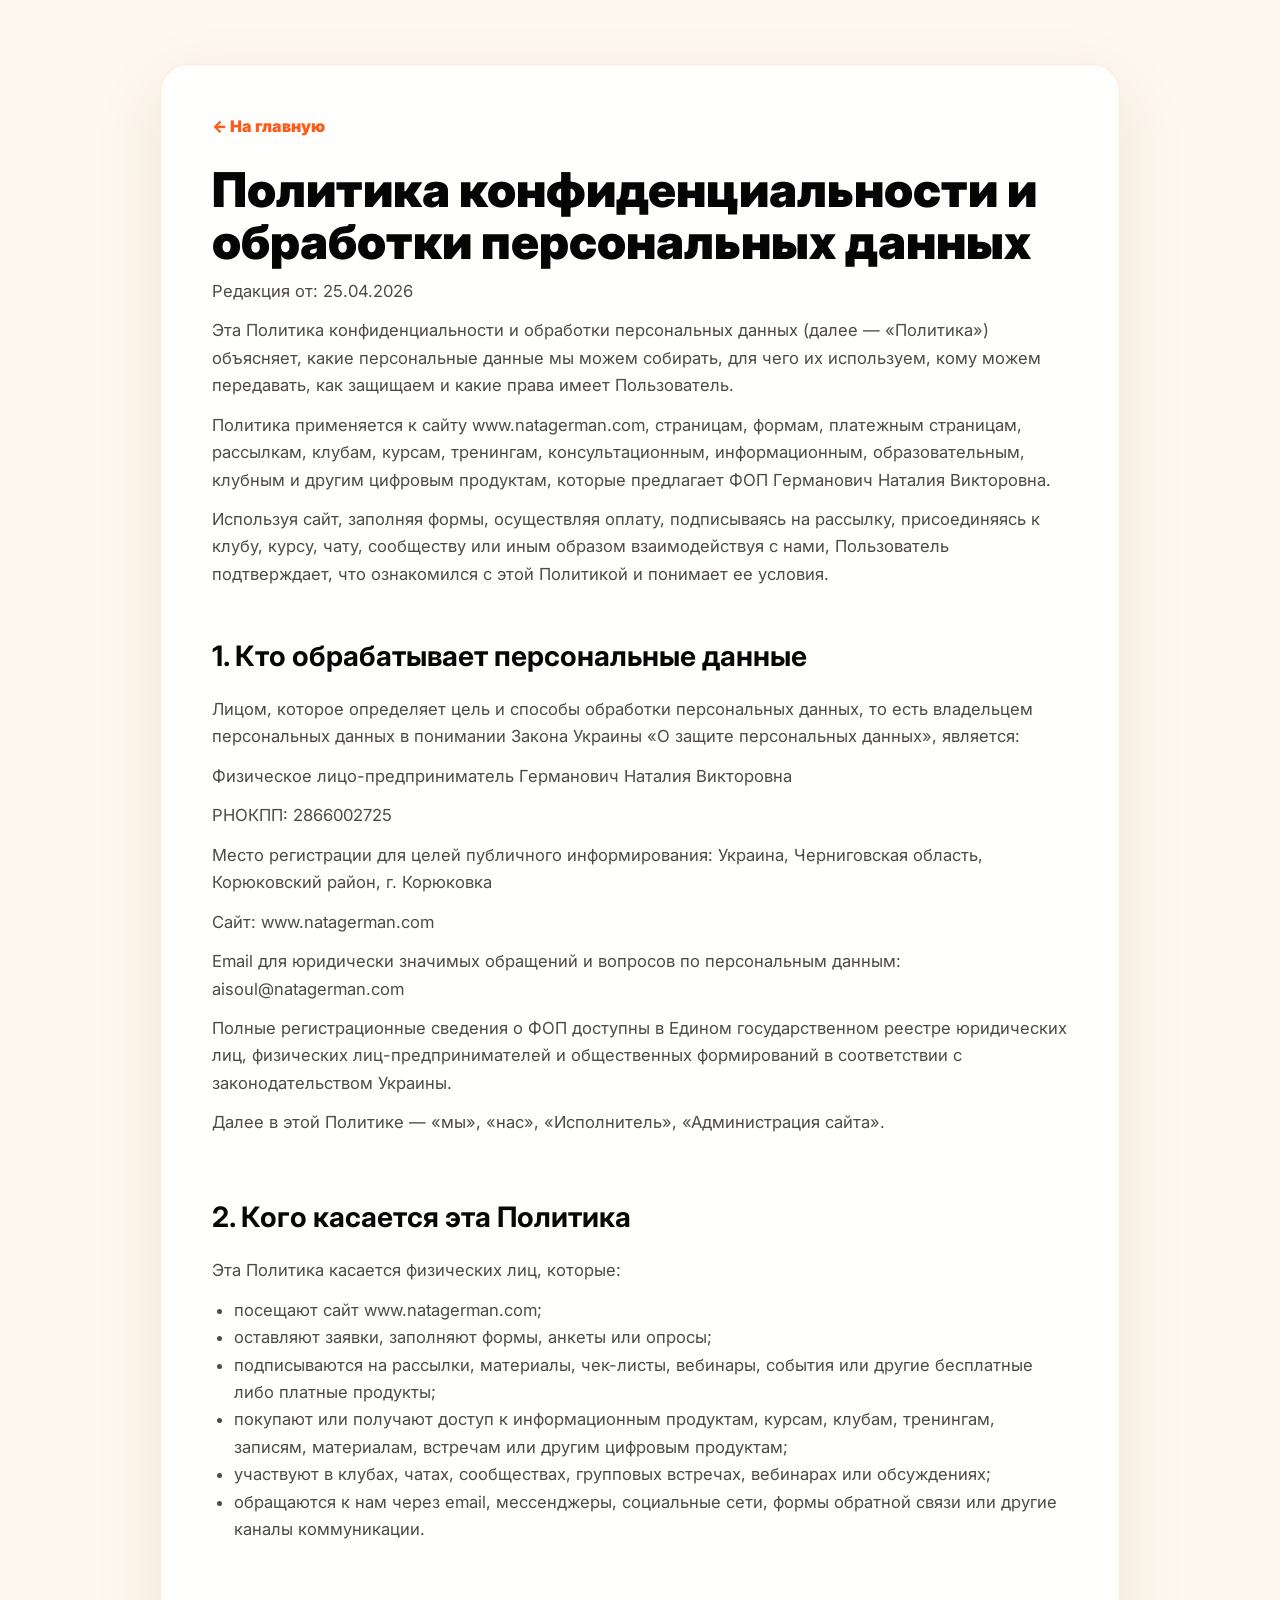
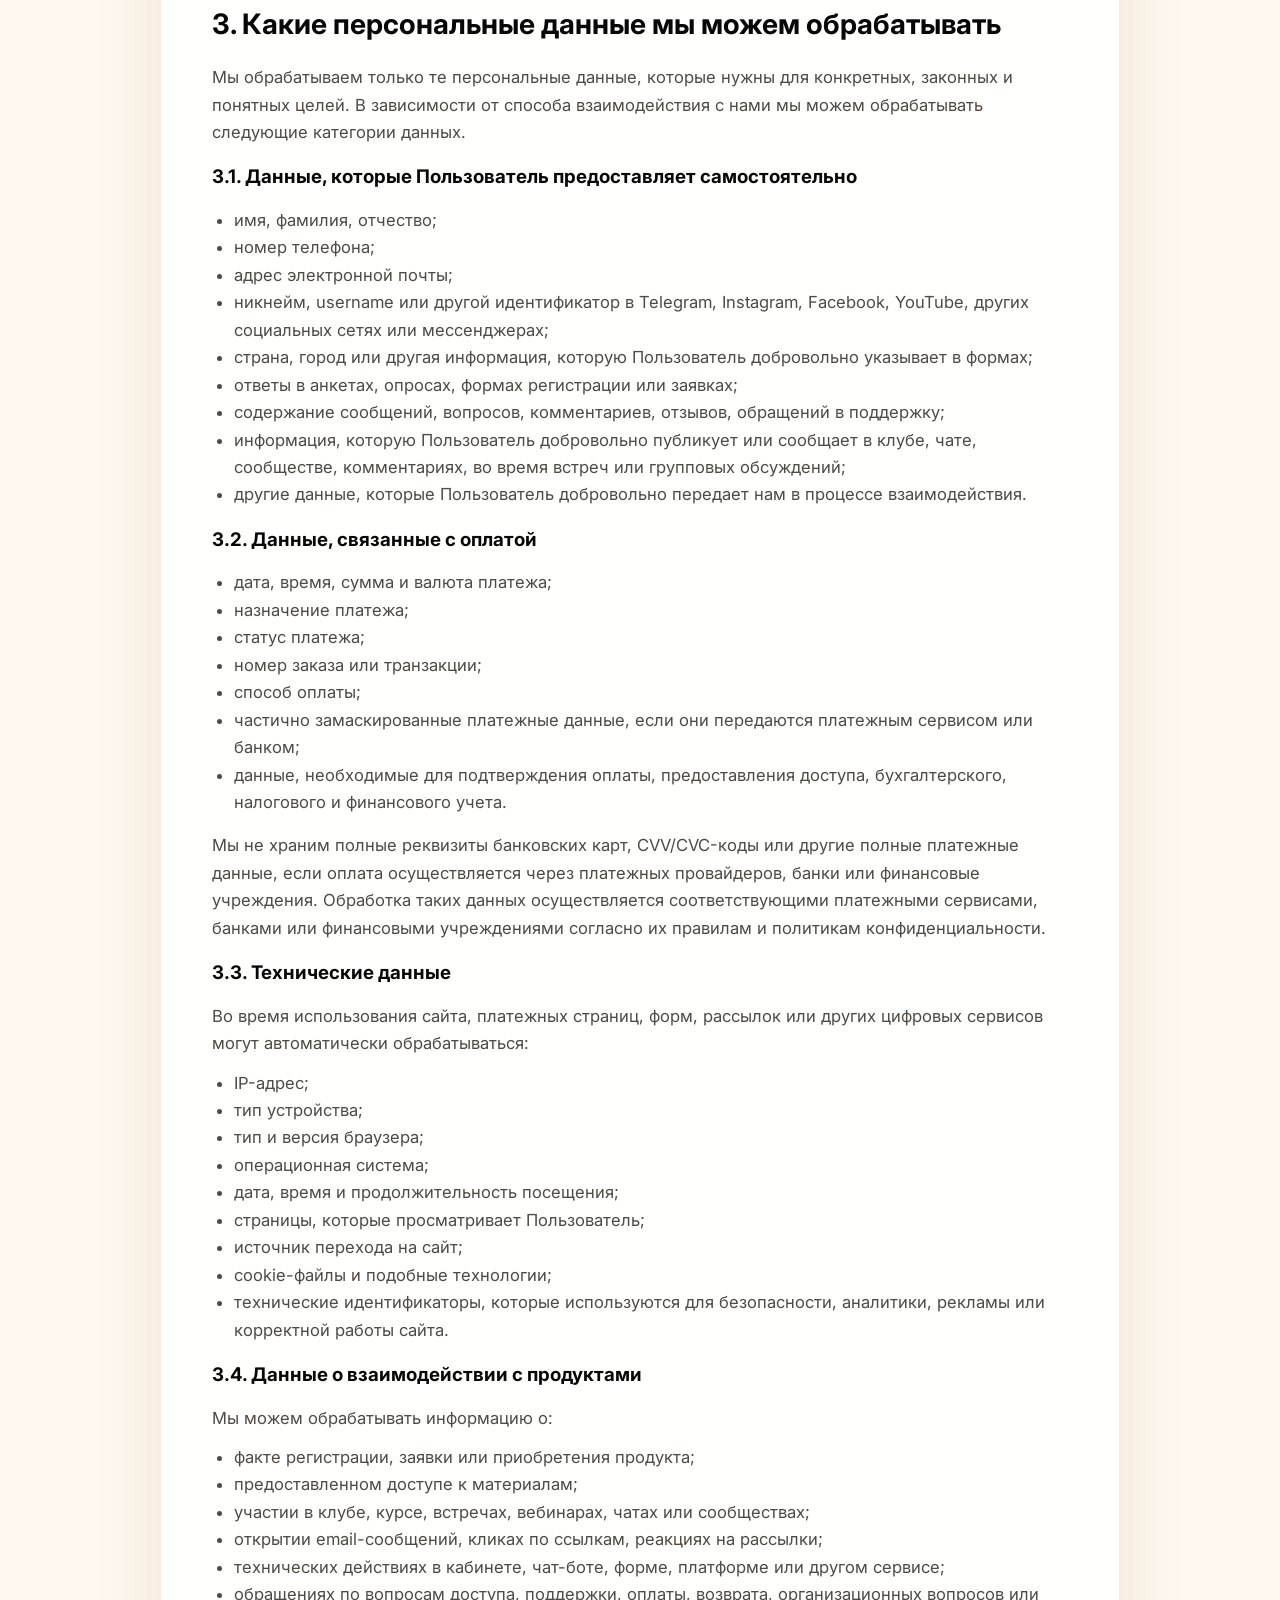
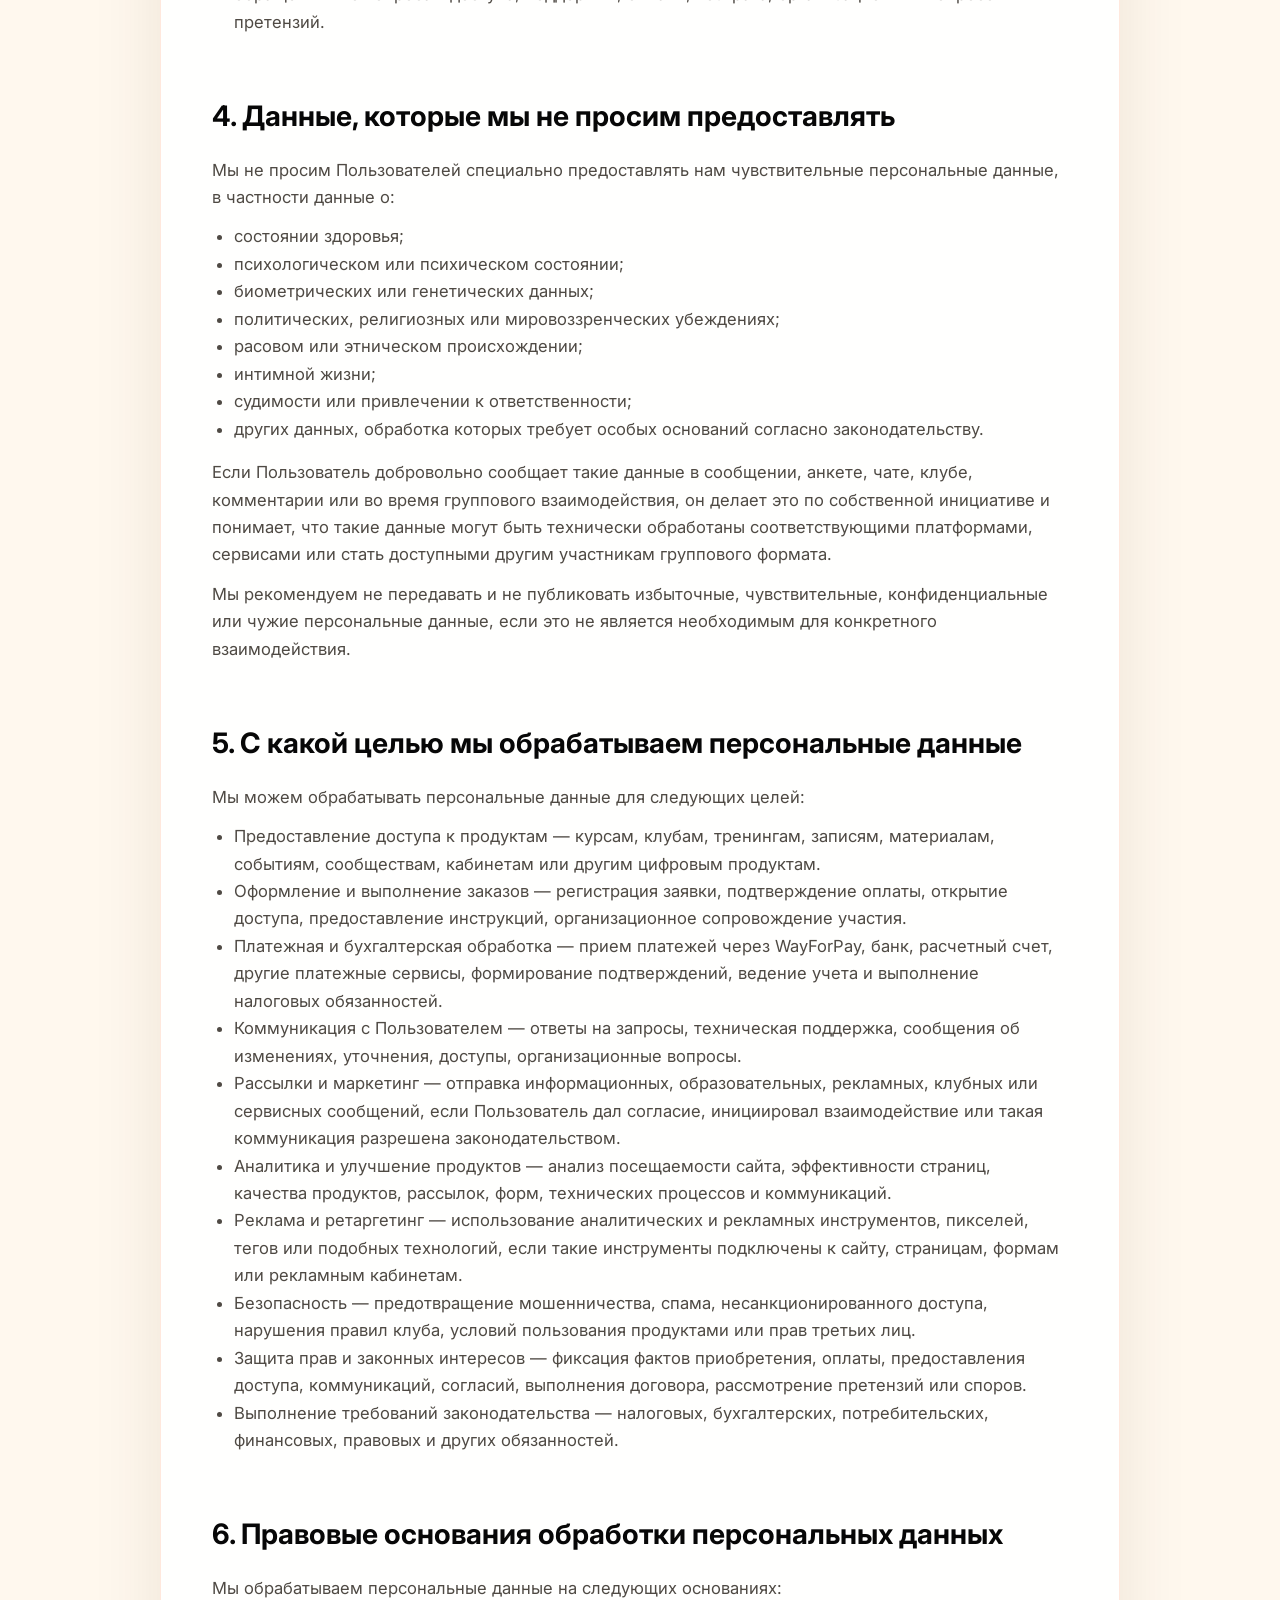
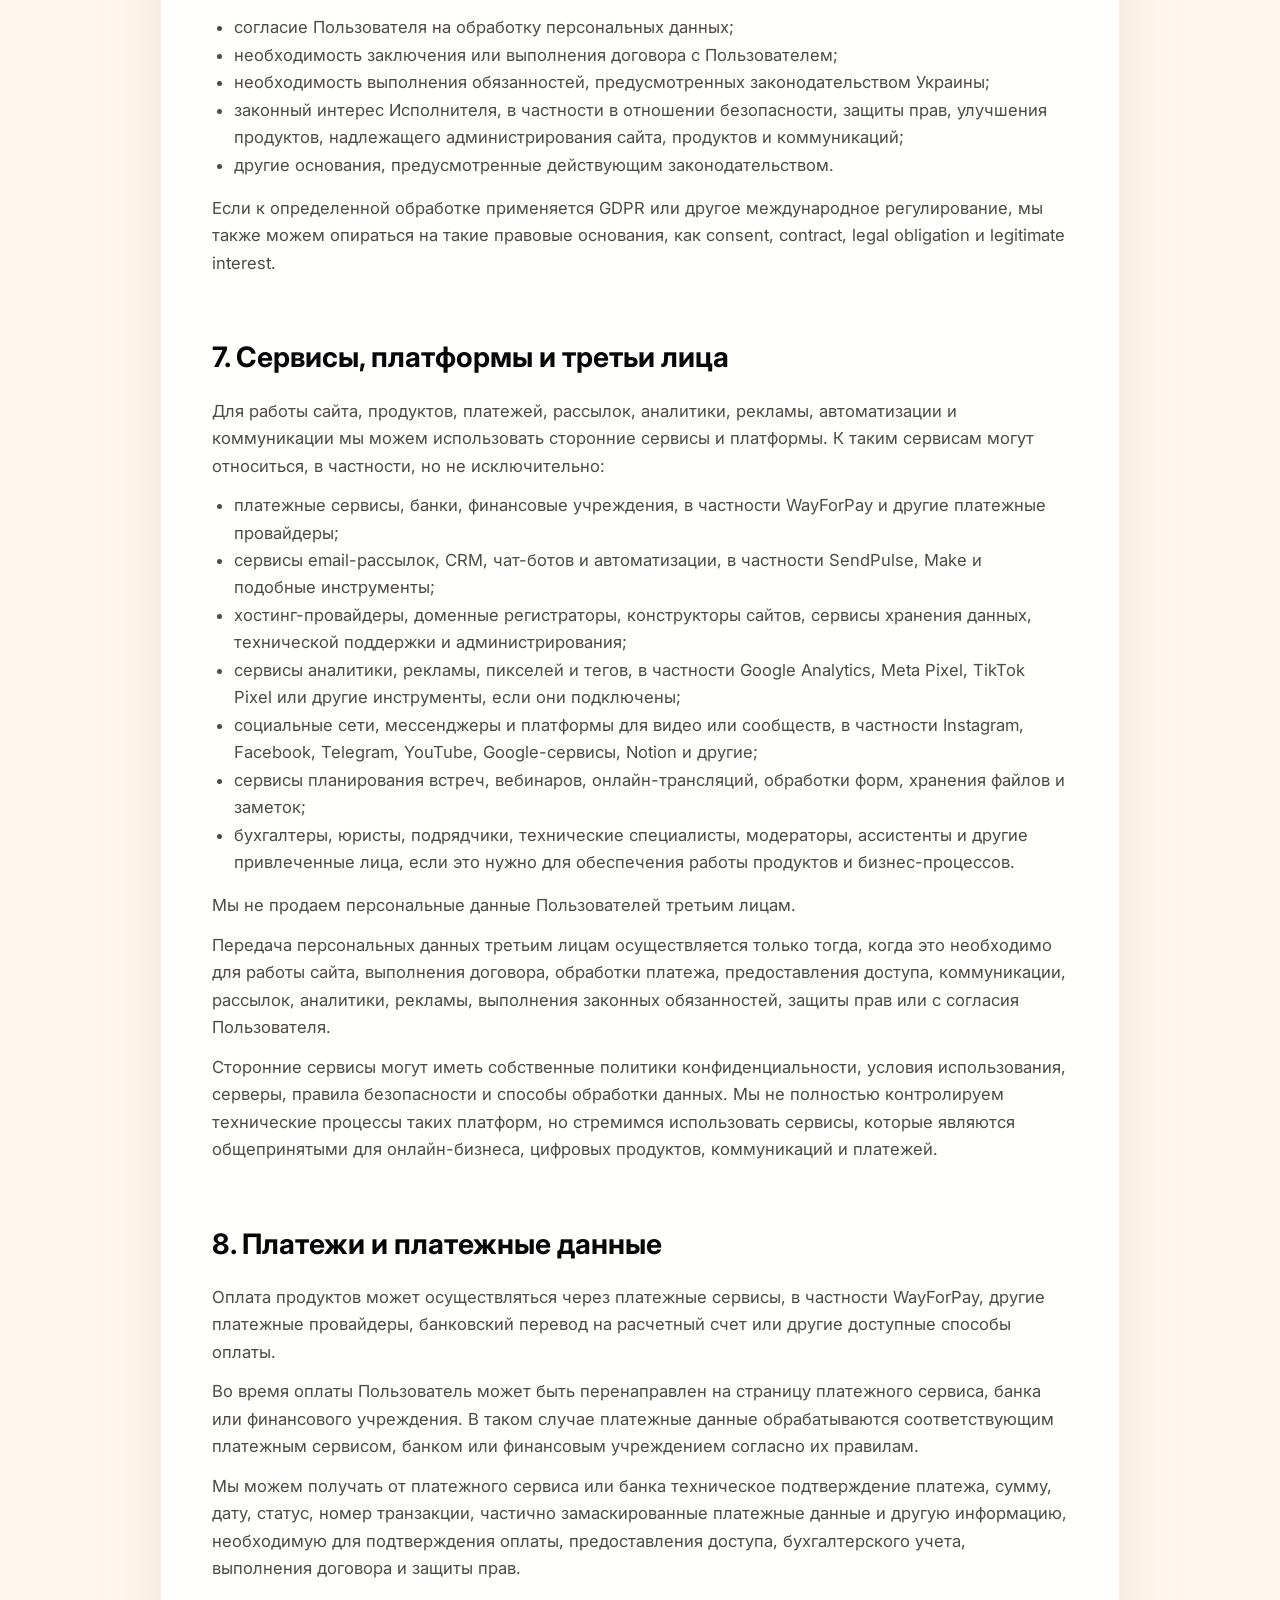
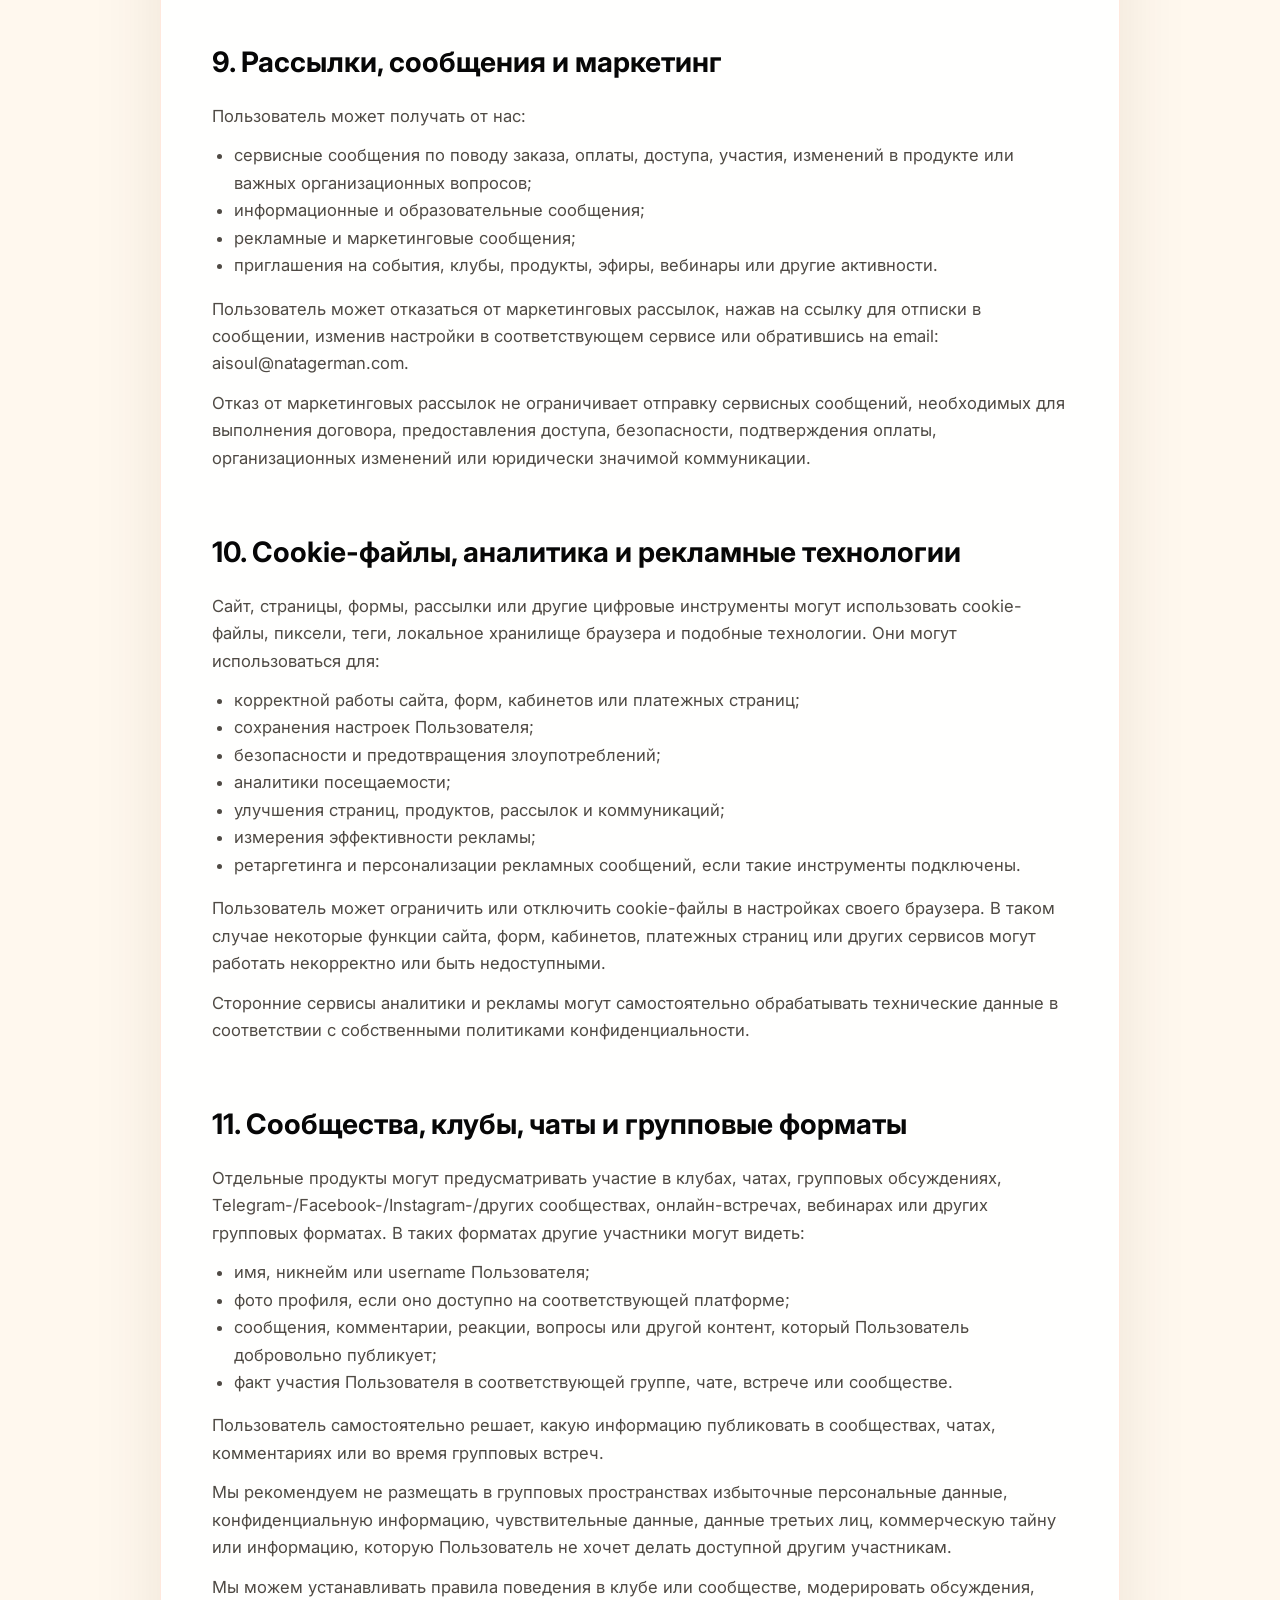
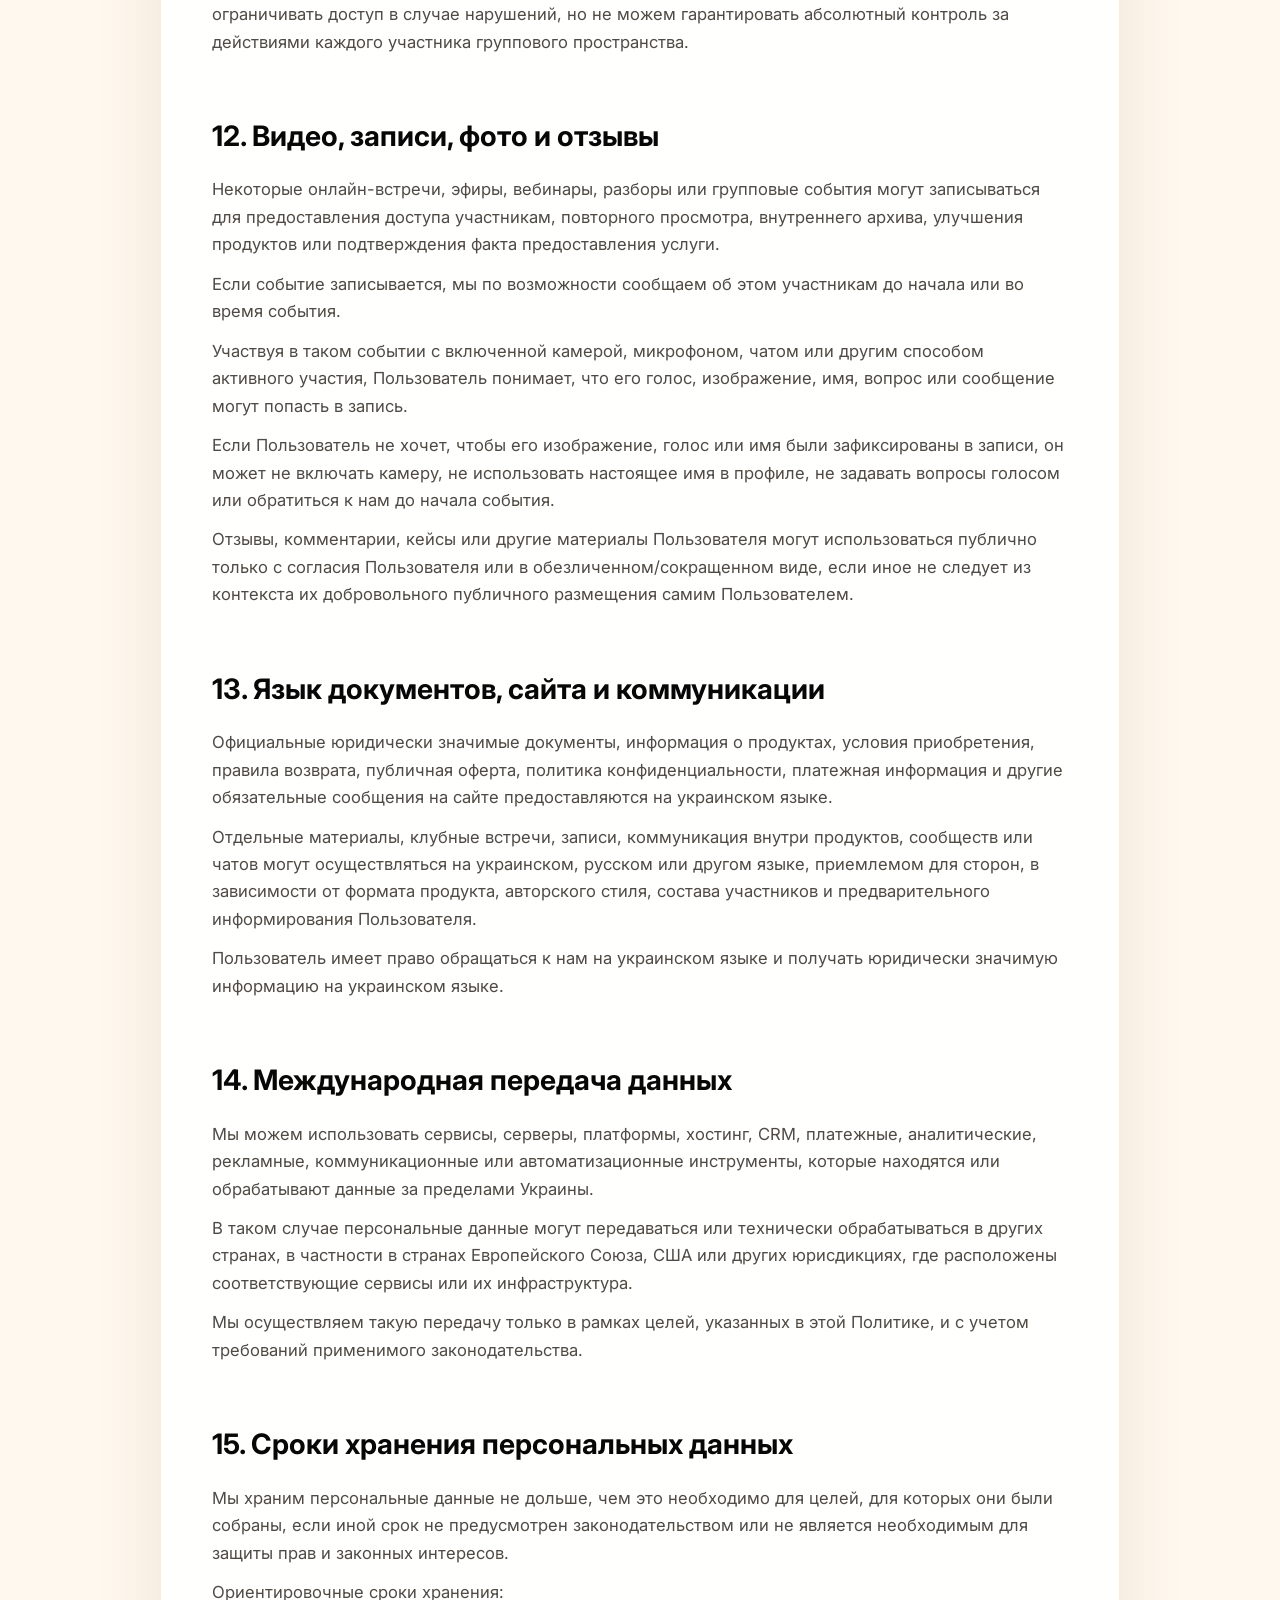
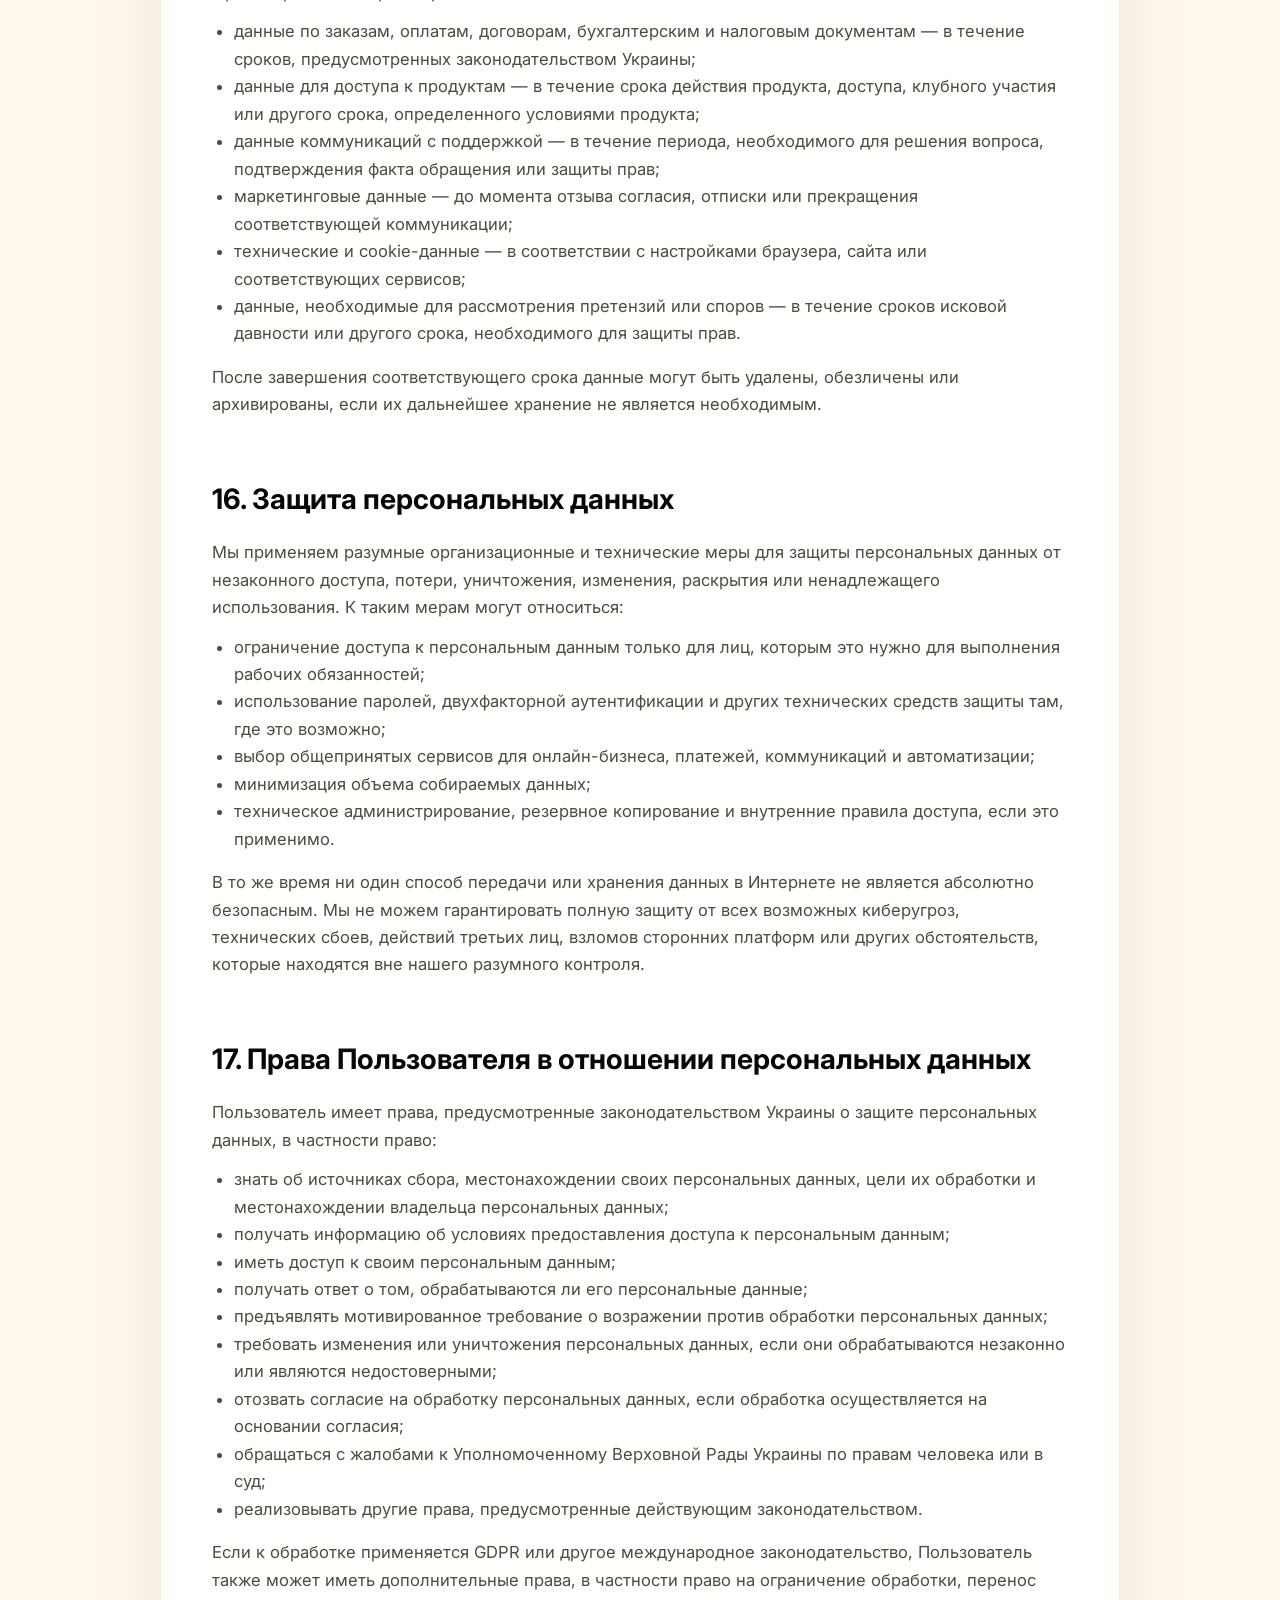
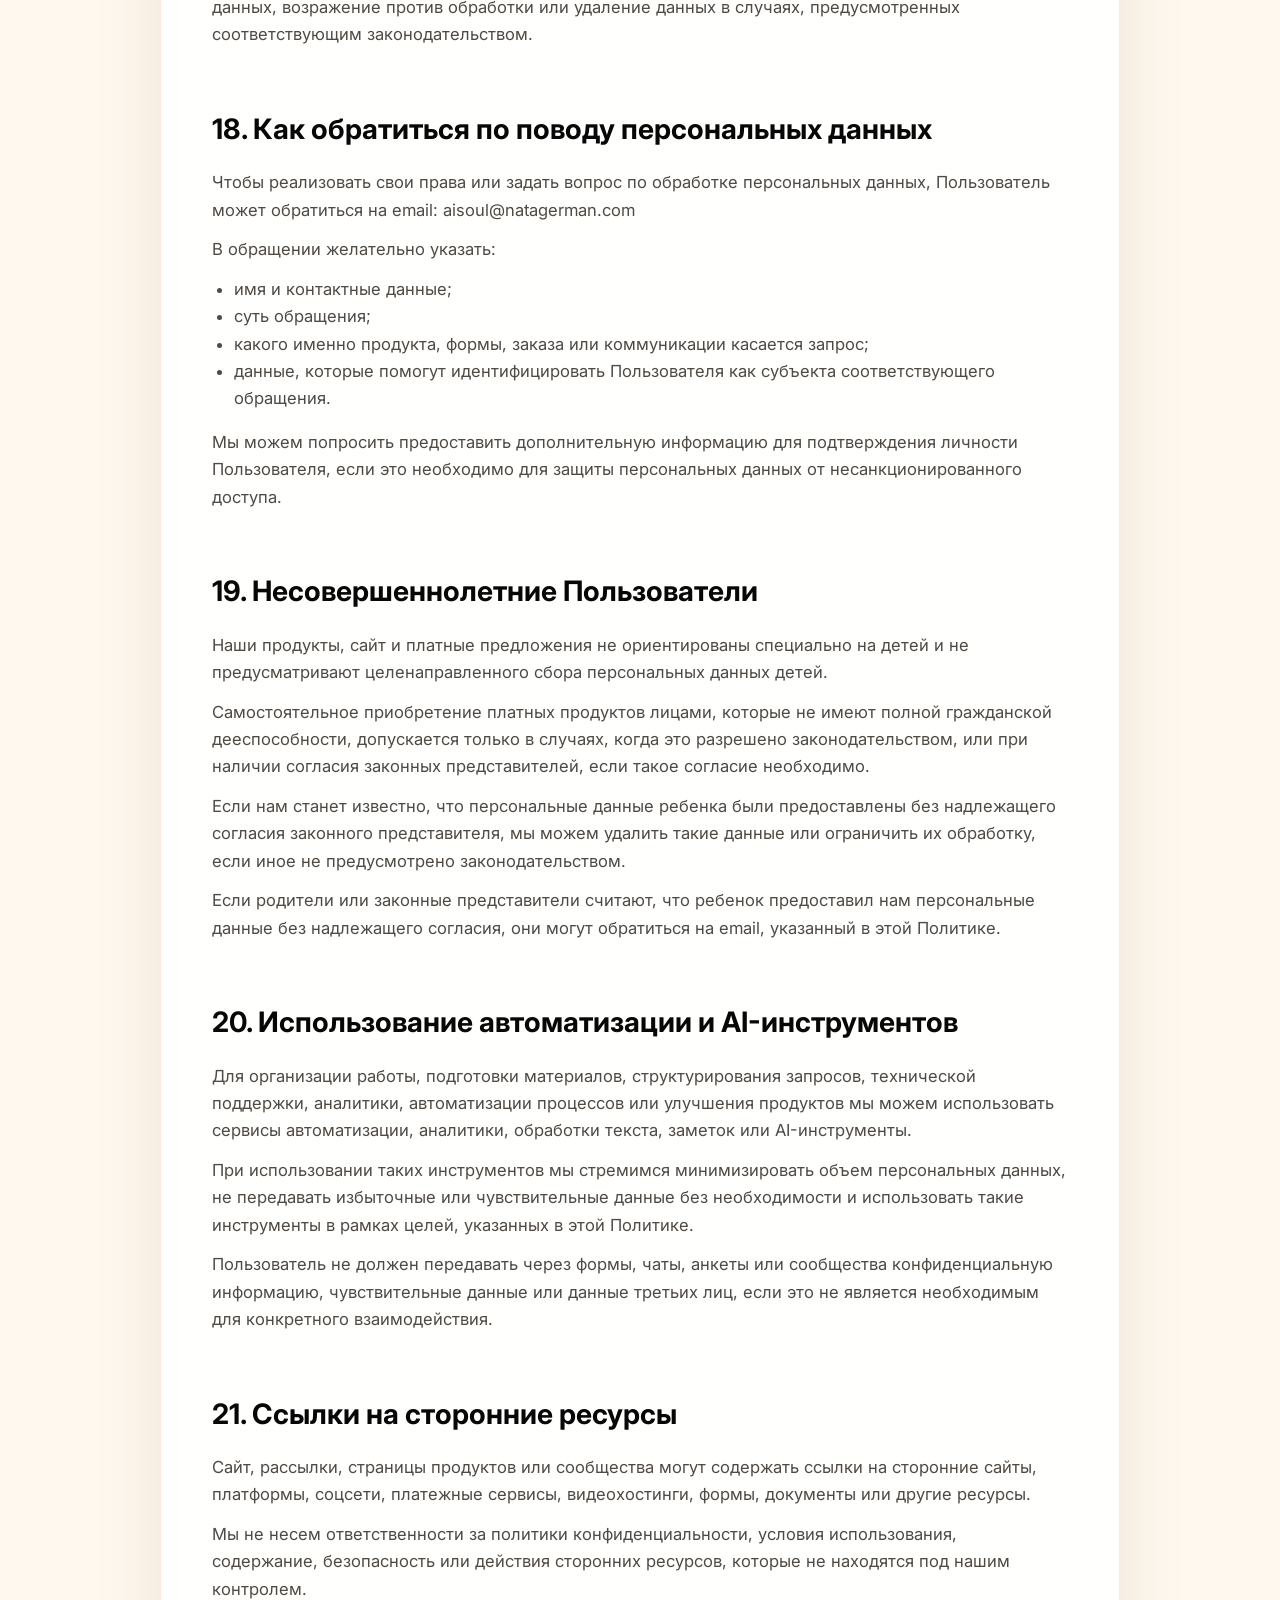
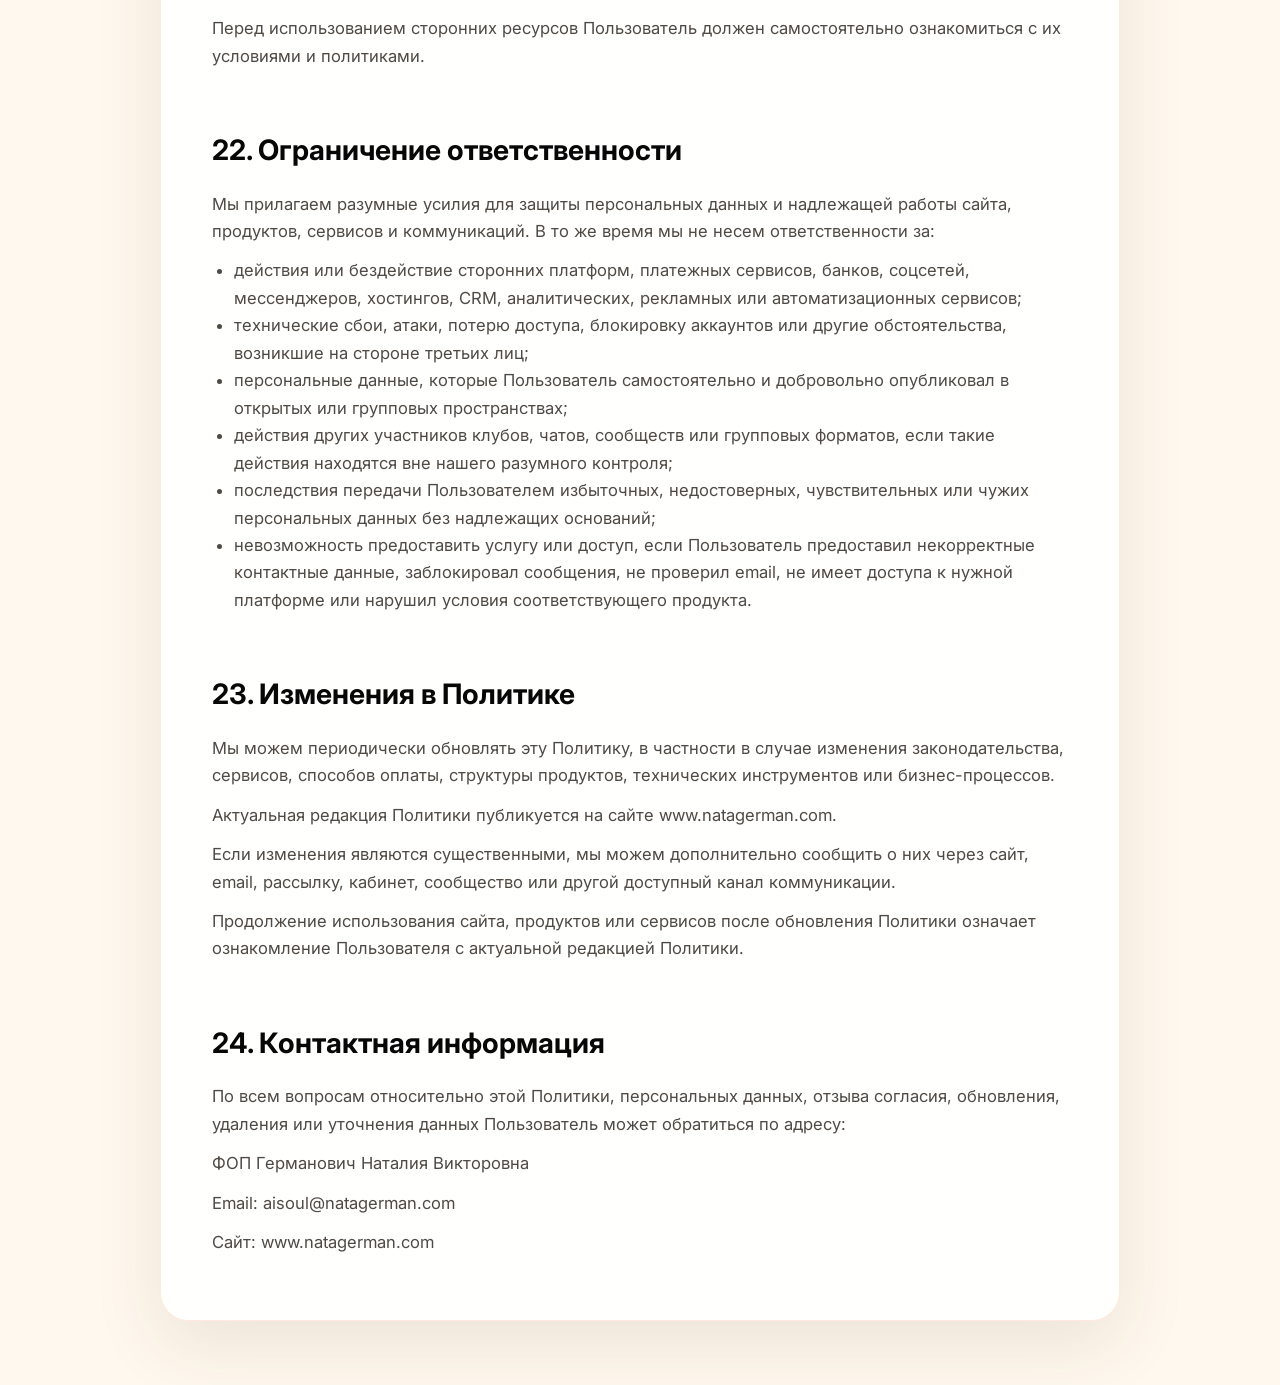
<file: privacy.html>
<!DOCTYPE html>
<html lang="ru">
  <head>
    <meta charset="UTF-8" />
    <meta name="viewport" content="width=device-width, initial-scale=1.0" />
    <title>Политика конфиденциальности и обработки персональных данных | One Person Business</title>
    <meta name="description" content="Политика конфиденциальности и обработки персональных данных ФОП Германович Наталия Викторовна." />
    <link rel="canonical" href="https://one-person-business.club/privacy.html" />
    <link rel="icon" type="image/png" sizes="32x32" href="./assets/favicon-32.png" />
    <link rel="apple-touch-icon" sizes="180x180" href="./assets/apple-touch-icon.png" />
    <link rel="preconnect" href="https://fonts.googleapis.com" />
    <link rel="preconnect" href="https://fonts.gstatic.com" crossorigin />
    <link href="https://fonts.googleapis.com/css2?family=Inter:wght@400;500;600;700;800;900&display=swap" rel="stylesheet" />
    <link rel="stylesheet" href="./styles.css" />
  </head>
  <body class="legal-page">
    <main class="legal-document">
      <a class="legal-back" href="./">← На главную</a>
      <div class="max-w-3xl mx-auto px-6 md:px-12">
<h1 class="font-heading text-3xl md:text-5xl text-foreground mb-3 leading-tight">Политика конфиденциальности и обработки персональных данных</h1>
<p class="text-sm text-body-light mb-12">Редакция от: 25.04.2026</p>
<div class="legal-content space-y-5 text-foreground/85 font-body leading-relaxed text-[15px] md:text-base">
<p class="mb-3">Эта Политика конфиденциальности и обработки персональных данных (далее — «Политика») объясняет, какие персональные данные мы можем собирать, для чего их используем, кому можем передавать, как защищаем и какие права имеет Пользователь.</p>
<p class="mb-3">Политика применяется к сайту www.natagerman.com, страницам, формам, платежным страницам, рассылкам, клубам, курсам, тренингам, консультационным, информационным, образовательным, клубным и другим цифровым продуктам, которые предлагает ФОП Германович Наталия Викторовна.</p>
<p class="mb-3">Используя сайт, заполняя формы, осуществляя оплату, подписываясь на рассылку, присоединяясь к клубу, курсу, чату, сообществу или иным образом взаимодействуя с нами, Пользователь подтверждает, что ознакомился с этой Политикой и понимает ее условия.</p>
<h2 class="font-heading text-2xl md:text-3xl text-foreground mt-12 mb-4 leading-snug">1. Кто обрабатывает персональные данные</h2>
<p class="mb-3">Лицом, которое определяет цель и способы обработки персональных данных, то есть владельцем персональных данных в понимании Закона Украины «О защите персональных данных», является:</p>
<p class="mb-3">Физическое лицо-предприниматель Германович Наталия Викторовна</p>
<p class="mb-3">РНОКПП: 2866002725</p>
<p class="mb-3">Место регистрации для целей публичного информирования: Украина, Черниговская область, Корюковский район, г. Корюковка</p>
<p class="mb-3">Сайт: www.natagerman.com</p>
<p class="mb-3">Email для юридически значимых обращений и вопросов по персональным данным: aisoul@natagerman.com</p>
<p class="mb-3">Полные регистрационные сведения о ФОП доступны в Едином государственном реестре юридических лиц, физических лиц-предпринимателей и общественных формирований в соответствии с законодательством Украины.</p>
<p class="mb-3">Далее в этой Политике — «мы», «нас», «Исполнитель», «Администрация сайта».</p>
<h2 class="font-heading text-2xl md:text-3xl text-foreground mt-12 mb-4 leading-snug">2. Кого касается эта Политика</h2>
<p class="mb-3">Эта Политика касается физических лиц, которые:</p>
<ul class="list-disc pl-6 space-y-1.5 mb-3 marker:text-foreground/40">
<li>посещают сайт www.natagerman.com;</li>
<li>оставляют заявки, заполняют формы, анкеты или опросы;</li>
<li>подписываются на рассылки, материалы, чек-листы, вебинары, события или другие бесплатные либо платные продукты;</li>
<li>покупают или получают доступ к информационным продуктам, курсам, клубам, тренингам, записям, материалам, встречам или другим цифровым продуктам;</li>
<li>участвуют в клубах, чатах, сообществах, групповых встречах, вебинарах или обсуждениях;</li>
<li>обращаются к нам через email, мессенджеры, социальные сети, формы обратной связи или другие каналы коммуникации.</li>
</ul>
<h2 class="font-heading text-2xl md:text-3xl text-foreground mt-12 mb-4 leading-snug">3. Какие персональные данные мы можем обрабатывать</h2>
<p class="mb-3">Мы обрабатываем только те персональные данные, которые нужны для конкретных, законных и понятных целей. В зависимости от способа взаимодействия с нами мы можем обрабатывать следующие категории данных.</p>
<h3 class="font-body font-semibold text-lg text-foreground mt-6 mb-3">3.1. Данные, которые Пользователь предоставляет самостоятельно</h3>
<ul class="list-disc pl-6 space-y-1.5 mb-3 marker:text-foreground/40">
<li>имя, фамилия, отчество;</li>
<li>номер телефона;</li>
<li>адрес электронной почты;</li>
<li>никнейм, username или другой идентификатор в Telegram, Instagram, Facebook, YouTube, других социальных сетях или мессенджерах;</li>
<li>страна, город или другая информация, которую Пользователь добровольно указывает в формах;</li>
<li>ответы в анкетах, опросах, формах регистрации или заявках;</li>
<li>содержание сообщений, вопросов, комментариев, отзывов, обращений в поддержку;</li>
<li>информация, которую Пользователь добровольно публикует или сообщает в клубе, чате, сообществе, комментариях, во время встреч или групповых обсуждений;</li>
<li>другие данные, которые Пользователь добровольно передает нам в процессе взаимодействия.</li>
</ul>
<h3 class="font-body font-semibold text-lg text-foreground mt-6 mb-3">3.2. Данные, связанные с оплатой</h3>
<ul class="list-disc pl-6 space-y-1.5 mb-3 marker:text-foreground/40">
<li>дата, время, сумма и валюта платежа;</li>
<li>назначение платежа;</li>
<li>статус платежа;</li>
<li>номер заказа или транзакции;</li>
<li>способ оплаты;</li>
<li>частично замаскированные платежные данные, если они передаются платежным сервисом или банком;</li>
<li>данные, необходимые для подтверждения оплаты, предоставления доступа, бухгалтерского, налогового и финансового учета.</li>
</ul>
<p class="mb-3">Мы не храним полные реквизиты банковских карт, CVV/CVC-коды или другие полные платежные данные, если оплата осуществляется через платежных провайдеров, банки или финансовые учреждения. Обработка таких данных осуществляется соответствующими платежными сервисами, банками или финансовыми учреждениями согласно их правилам и политикам конфиденциальности.</p>
<h3 class="font-body font-semibold text-lg text-foreground mt-6 mb-3">3.3. Технические данные</h3>
<p class="mb-3">Во время использования сайта, платежных страниц, форм, рассылок или других цифровых сервисов могут автоматически обрабатываться:</p>
<ul class="list-disc pl-6 space-y-1.5 mb-3 marker:text-foreground/40">
<li>IP-адрес;</li>
<li>тип устройства;</li>
<li>тип и версия браузера;</li>
<li>операционная система;</li>
<li>дата, время и продолжительность посещения;</li>
<li>страницы, которые просматривает Пользователь;</li>
<li>источник перехода на сайт;</li>
<li>cookie-файлы и подобные технологии;</li>
<li>технические идентификаторы, которые используются для безопасности, аналитики, рекламы или корректной работы сайта.</li>
</ul>
<h3 class="font-body font-semibold text-lg text-foreground mt-6 mb-3">3.4. Данные о взаимодействии с продуктами</h3>
<p class="mb-3">Мы можем обрабатывать информацию о:</p>
<ul class="list-disc pl-6 space-y-1.5 mb-3 marker:text-foreground/40">
<li>факте регистрации, заявки или приобретения продукта;</li>
<li>предоставленном доступе к материалам;</li>
<li>участии в клубе, курсе, встречах, вебинарах, чатах или сообществах;</li>
<li>открытии email-сообщений, кликах по ссылкам, реакциях на рассылки;</li>
<li>технических действиях в кабинете, чат-боте, форме, платформе или другом сервисе;</li>
<li>обращениях по вопросам доступа, поддержки, оплаты, возврата, организационных вопросов или претензий.</li>
</ul>
<h2 class="font-heading text-2xl md:text-3xl text-foreground mt-12 mb-4 leading-snug">4. Данные, которые мы не просим предоставлять</h2>
<p class="mb-3">Мы не просим Пользователей специально предоставлять нам чувствительные персональные данные, в частности данные о:</p>
<ul class="list-disc pl-6 space-y-1.5 mb-3 marker:text-foreground/40">
<li>состоянии здоровья;</li>
<li>психологическом или психическом состоянии;</li>
<li>биометрических или генетических данных;</li>
<li>политических, религиозных или мировоззренческих убеждениях;</li>
<li>расовом или этническом происхождении;</li>
<li>интимной жизни;</li>
<li>судимости или привлечении к ответственности;</li>
<li>других данных, обработка которых требует особых оснований согласно законодательству.</li>
</ul>
<p class="mb-3">Если Пользователь добровольно сообщает такие данные в сообщении, анкете, чате, клубе, комментарии или во время группового взаимодействия, он делает это по собственной инициативе и понимает, что такие данные могут быть технически обработаны соответствующими платформами, сервисами или стать доступными другим участникам группового формата.</p>
<p class="mb-3">Мы рекомендуем не передавать и не публиковать избыточные, чувствительные, конфиденциальные или чужие персональные данные, если это не является необходимым для конкретного взаимодействия.</p>
<h2 class="font-heading text-2xl md:text-3xl text-foreground mt-12 mb-4 leading-snug">5. С какой целью мы обрабатываем персональные данные</h2>
<p class="mb-3">Мы можем обрабатывать персональные данные для следующих целей:</p>
<ul class="list-disc pl-6 space-y-1.5 mb-3 marker:text-foreground/40">
<li>Предоставление доступа к продуктам — курсам, клубам, тренингам, записям, материалам, событиям, сообществам, кабинетам или другим цифровым продуктам.</li>
<li>Оформление и выполнение заказов — регистрация заявки, подтверждение оплаты, открытие доступа, предоставление инструкций, организационное сопровождение участия.</li>
<li>Платежная и бухгалтерская обработка — прием платежей через WayForPay, банк, расчетный счет, другие платежные сервисы, формирование подтверждений, ведение учета и выполнение налоговых обязанностей.</li>
<li>Коммуникация с Пользователем — ответы на запросы, техническая поддержка, сообщения об изменениях, уточнения, доступы, организационные вопросы.</li>
<li>Рассылки и маркетинг — отправка информационных, образовательных, рекламных, клубных или сервисных сообщений, если Пользователь дал согласие, инициировал взаимодействие или такая коммуникация разрешена законодательством.</li>
<li>Аналитика и улучшение продуктов — анализ посещаемости сайта, эффективности страниц, качества продуктов, рассылок, форм, технических процессов и коммуникаций.</li>
<li>Реклама и ретаргетинг — использование аналитических и рекламных инструментов, пикселей, тегов или подобных технологий, если такие инструменты подключены к сайту, страницам, формам или рекламным кабинетам.</li>
<li>Безопасность — предотвращение мошенничества, спама, несанкционированного доступа, нарушения правил клуба, условий пользования продуктами или прав третьих лиц.</li>
<li>Защита прав и законных интересов — фиксация фактов приобретения, оплаты, предоставления доступа, коммуникаций, согласий, выполнения договора, рассмотрение претензий или споров.</li>
<li>Выполнение требований законодательства — налоговых, бухгалтерских, потребительских, финансовых, правовых и других обязанностей.</li>
</ul>
<h2 class="font-heading text-2xl md:text-3xl text-foreground mt-12 mb-4 leading-snug">6. Правовые основания обработки персональных данных</h2>
<p class="mb-3">Мы обрабатываем персональные данные на следующих основаниях:</p>
<ul class="list-disc pl-6 space-y-1.5 mb-3 marker:text-foreground/40">
<li>согласие Пользователя на обработку персональных данных;</li>
<li>необходимость заключения или выполнения договора с Пользователем;</li>
<li>необходимость выполнения обязанностей, предусмотренных законодательством Украины;</li>
<li>законный интерес Исполнителя, в частности в отношении безопасности, защиты прав, улучшения продуктов, надлежащего администрирования сайта, продуктов и коммуникаций;</li>
<li>другие основания, предусмотренные действующим законодательством.</li>
</ul>
<p class="mb-3">Если к определенной обработке применяется GDPR или другое международное регулирование, мы также можем опираться на такие правовые основания, как consent, contract, legal obligation и legitimate interest.</p>
<h2 class="font-heading text-2xl md:text-3xl text-foreground mt-12 mb-4 leading-snug">7. Сервисы, платформы и третьи лица</h2>
<p class="mb-3">Для работы сайта, продуктов, платежей, рассылок, аналитики, рекламы, автоматизации и коммуникации мы можем использовать сторонние сервисы и платформы. К таким сервисам могут относиться, в частности, но не исключительно:</p>
<ul class="list-disc pl-6 space-y-1.5 mb-3 marker:text-foreground/40">
<li>платежные сервисы, банки, финансовые учреждения, в частности WayForPay и другие платежные провайдеры;</li>
<li>сервисы email-рассылок, CRM, чат-ботов и автоматизации, в частности SendPulse, Make и подобные инструменты;</li>
<li>хостинг-провайдеры, доменные регистраторы, конструкторы сайтов, сервисы хранения данных, технической поддержки и администрирования;</li>
<li>сервисы аналитики, рекламы, пикселей и тегов, в частности Google Analytics, Meta Pixel, TikTok Pixel или другие инструменты, если они подключены;</li>
<li>социальные сети, мессенджеры и платформы для видео или сообществ, в частности Instagram, Facebook, Telegram, YouTube, Google-сервисы, Notion и другие;</li>
<li>сервисы планирования встреч, вебинаров, онлайн-трансляций, обработки форм, хранения файлов и заметок;</li>
<li>бухгалтеры, юристы, подрядчики, технические специалисты, модераторы, ассистенты и другие привлеченные лица, если это нужно для обеспечения работы продуктов и бизнес-процессов.</li>
</ul>
<p class="mb-3">Мы не продаем персональные данные Пользователей третьим лицам.</p>
<p class="mb-3">Передача персональных данных третьим лицам осуществляется только тогда, когда это необходимо для работы сайта, выполнения договора, обработки платежа, предоставления доступа, коммуникации, рассылок, аналитики, рекламы, выполнения законных обязанностей, защиты прав или с согласия Пользователя.</p>
<p class="mb-3">Сторонние сервисы могут иметь собственные политики конфиденциальности, условия использования, серверы, правила безопасности и способы обработки данных. Мы не полностью контролируем технические процессы таких платформ, но стремимся использовать сервисы, которые являются общепринятыми для онлайн-бизнеса, цифровых продуктов, коммуникаций и платежей.</p>
<h2 class="font-heading text-2xl md:text-3xl text-foreground mt-12 mb-4 leading-snug">8. Платежи и платежные данные</h2>
<p class="mb-3">Оплата продуктов может осуществляться через платежные сервисы, в частности WayForPay, другие платежные провайдеры, банковский перевод на расчетный счет или другие доступные способы оплаты.</p>
<p class="mb-3">Во время оплаты Пользователь может быть перенаправлен на страницу платежного сервиса, банка или финансового учреждения. В таком случае платежные данные обрабатываются соответствующим платежным сервисом, банком или финансовым учреждением согласно их правилам.</p>
<p class="mb-3">Мы можем получать от платежного сервиса или банка техническое подтверждение платежа, сумму, дату, статус, номер транзакции, частично замаскированные платежные данные и другую информацию, необходимую для подтверждения оплаты, предоставления доступа, бухгалтерского учета, выполнения договора и защиты прав.</p>
<h2 class="font-heading text-2xl md:text-3xl text-foreground mt-12 mb-4 leading-snug">9. Рассылки, сообщения и маркетинг</h2>
<p class="mb-3">Пользователь может получать от нас:</p>
<ul class="list-disc pl-6 space-y-1.5 mb-3 marker:text-foreground/40">
<li>сервисные сообщения по поводу заказа, оплаты, доступа, участия, изменений в продукте или важных организационных вопросов;</li>
<li>информационные и образовательные сообщения;</li>
<li>рекламные и маркетинговые сообщения;</li>
<li>приглашения на события, клубы, продукты, эфиры, вебинары или другие активности.</li>
</ul>
<p class="mb-3">Пользователь может отказаться от маркетинговых рассылок, нажав на ссылку для отписки в сообщении, изменив настройки в соответствующем сервисе или обратившись на email: aisoul@natagerman.com.</p>
<p class="mb-3">Отказ от маркетинговых рассылок не ограничивает отправку сервисных сообщений, необходимых для выполнения договора, предоставления доступа, безопасности, подтверждения оплаты, организационных изменений или юридически значимой коммуникации.</p>
<h2 class="font-heading text-2xl md:text-3xl text-foreground mt-12 mb-4 leading-snug">10. Cookie-файлы, аналитика и рекламные технологии</h2>
<p class="mb-3">Сайт, страницы, формы, рассылки или другие цифровые инструменты могут использовать cookie-файлы, пиксели, теги, локальное хранилище браузера и подобные технологии. Они могут использоваться для:</p>
<ul class="list-disc pl-6 space-y-1.5 mb-3 marker:text-foreground/40">
<li>корректной работы сайта, форм, кабинетов или платежных страниц;</li>
<li>сохранения настроек Пользователя;</li>
<li>безопасности и предотвращения злоупотреблений;</li>
<li>аналитики посещаемости;</li>
<li>улучшения страниц, продуктов, рассылок и коммуникаций;</li>
<li>измерения эффективности рекламы;</li>
<li>ретаргетинга и персонализации рекламных сообщений, если такие инструменты подключены.</li>
</ul>
<p class="mb-3">Пользователь может ограничить или отключить cookie-файлы в настройках своего браузера. В таком случае некоторые функции сайта, форм, кабинетов, платежных страниц или других сервисов могут работать некорректно или быть недоступными.</p>
<p class="mb-3">Сторонние сервисы аналитики и рекламы могут самостоятельно обрабатывать технические данные в соответствии с собственными политиками конфиденциальности.</p>
<h2 class="font-heading text-2xl md:text-3xl text-foreground mt-12 mb-4 leading-snug">11. Сообщества, клубы, чаты и групповые форматы</h2>
<p class="mb-3">Отдельные продукты могут предусматривать участие в клубах, чатах, групповых обсуждениях, Telegram-/Facebook-/Instagram-/других сообществах, онлайн-встречах, вебинарах или других групповых форматах. В таких форматах другие участники могут видеть:</p>
<ul class="list-disc pl-6 space-y-1.5 mb-3 marker:text-foreground/40">
<li>имя, никнейм или username Пользователя;</li>
<li>фото профиля, если оно доступно на соответствующей платформе;</li>
<li>сообщения, комментарии, реакции, вопросы или другой контент, который Пользователь добровольно публикует;</li>
<li>факт участия Пользователя в соответствующей группе, чате, встрече или сообществе.</li>
</ul>
<p class="mb-3">Пользователь самостоятельно решает, какую информацию публиковать в сообществах, чатах, комментариях или во время групповых встреч.</p>
<p class="mb-3">Мы рекомендуем не размещать в групповых пространствах избыточные персональные данные, конфиденциальную информацию, чувствительные данные, данные третьих лиц, коммерческую тайну или информацию, которую Пользователь не хочет делать доступной другим участникам.</p>
<p class="mb-3">Мы можем устанавливать правила поведения в клубе или сообществе, модерировать обсуждения, ограничивать доступ в случае нарушений, но не можем гарантировать абсолютный контроль за действиями каждого участника группового пространства.</p>
<h2 class="font-heading text-2xl md:text-3xl text-foreground mt-12 mb-4 leading-snug">12. Видео, записи, фото и отзывы</h2>
<p class="mb-3">Некоторые онлайн-встречи, эфиры, вебинары, разборы или групповые события могут записываться для предоставления доступа участникам, повторного просмотра, внутреннего архива, улучшения продуктов или подтверждения факта предоставления услуги.</p>
<p class="mb-3">Если событие записывается, мы по возможности сообщаем об этом участникам до начала или во время события.</p>
<p class="mb-3">Участвуя в таком событии с включенной камерой, микрофоном, чатом или другим способом активного участия, Пользователь понимает, что его голос, изображение, имя, вопрос или сообщение могут попасть в запись.</p>
<p class="mb-3">Если Пользователь не хочет, чтобы его изображение, голос или имя были зафиксированы в записи, он может не включать камеру, не использовать настоящее имя в профиле, не задавать вопросы голосом или обратиться к нам до начала события.</p>
<p class="mb-3">Отзывы, комментарии, кейсы или другие материалы Пользователя могут использоваться публично только с согласия Пользователя или в обезличенном/сокращенном виде, если иное не следует из контекста их добровольного публичного размещения самим Пользователем.</p>
<h2 class="font-heading text-2xl md:text-3xl text-foreground mt-12 mb-4 leading-snug">13. Язык документов, сайта и коммуникации</h2>
<p class="mb-3">Официальные юридически значимые документы, информация о продуктах, условия приобретения, правила возврата, публичная оферта, политика конфиденциальности, платежная информация и другие обязательные сообщения на сайте предоставляются на украинском языке.</p>
<p class="mb-3">Отдельные материалы, клубные встречи, записи, коммуникация внутри продуктов, сообществ или чатов могут осуществляться на украинском, русском или другом языке, приемлемом для сторон, в зависимости от формата продукта, авторского стиля, состава участников и предварительного информирования Пользователя.</p>
<p class="mb-3">Пользователь имеет право обращаться к нам на украинском языке и получать юридически значимую информацию на украинском языке.</p>
<h2 class="font-heading text-2xl md:text-3xl text-foreground mt-12 mb-4 leading-snug">14. Международная передача данных</h2>
<p class="mb-3">Мы можем использовать сервисы, серверы, платформы, хостинг, CRM, платежные, аналитические, рекламные, коммуникационные или автоматизационные инструменты, которые находятся или обрабатывают данные за пределами Украины.</p>
<p class="mb-3">В таком случае персональные данные могут передаваться или технически обрабатываться в других странах, в частности в странах Европейского Союза, США или других юрисдикциях, где расположены соответствующие сервисы или их инфраструктура.</p>
<p class="mb-3">Мы осуществляем такую передачу только в рамках целей, указанных в этой Политике, и с учетом требований применимого законодательства.</p>
<h2 class="font-heading text-2xl md:text-3xl text-foreground mt-12 mb-4 leading-snug">15. Сроки хранения персональных данных</h2>
<p class="mb-3">Мы храним персональные данные не дольше, чем это необходимо для целей, для которых они были собраны, если иной срок не предусмотрен законодательством или не является необходимым для защиты прав и законных интересов.</p>
<p class="mb-3">Ориентировочные сроки хранения:</p>
<ul class="list-disc pl-6 space-y-1.5 mb-3 marker:text-foreground/40">
<li>данные по заказам, оплатам, договорам, бухгалтерским и налоговым документам — в течение сроков, предусмотренных законодательством Украины;</li>
<li>данные для доступа к продуктам — в течение срока действия продукта, доступа, клубного участия или другого срока, определенного условиями продукта;</li>
<li>данные коммуникаций с поддержкой — в течение периода, необходимого для решения вопроса, подтверждения факта обращения или защиты прав;</li>
<li>маркетинговые данные — до момента отзыва согласия, отписки или прекращения соответствующей коммуникации;</li>
<li>технические и cookie-данные — в соответствии с настройками браузера, сайта или соответствующих сервисов;</li>
<li>данные, необходимые для рассмотрения претензий или споров — в течение сроков исковой давности или другого срока, необходимого для защиты прав.</li>
</ul>
<p class="mb-3">После завершения соответствующего срока данные могут быть удалены, обезличены или архивированы, если их дальнейшее хранение не является необходимым.</p>
<h2 class="font-heading text-2xl md:text-3xl text-foreground mt-12 mb-4 leading-snug">16. Защита персональных данных</h2>
<p class="mb-3">Мы применяем разумные организационные и технические меры для защиты персональных данных от незаконного доступа, потери, уничтожения, изменения, раскрытия или ненадлежащего использования. К таким мерам могут относиться:</p>
<ul class="list-disc pl-6 space-y-1.5 mb-3 marker:text-foreground/40">
<li>ограничение доступа к персональным данным только для лиц, которым это нужно для выполнения рабочих обязанностей;</li>
<li>использование паролей, двухфакторной аутентификации и других технических средств защиты там, где это возможно;</li>
<li>выбор общепринятых сервисов для онлайн-бизнеса, платежей, коммуникаций и автоматизации;</li>
<li>минимизация объема собираемых данных;</li>
<li>техническое администрирование, резервное копирование и внутренние правила доступа, если это применимо.</li>
</ul>
<p class="mb-3">В то же время ни один способ передачи или хранения данных в Интернете не является абсолютно безопасным. Мы не можем гарантировать полную защиту от всех возможных киберугроз, технических сбоев, действий третьих лиц, взломов сторонних платформ или других обстоятельств, которые находятся вне нашего разумного контроля.</p>
<h2 class="font-heading text-2xl md:text-3xl text-foreground mt-12 mb-4 leading-snug">17. Права Пользователя в отношении персональных данных</h2>
<p class="mb-3">Пользователь имеет права, предусмотренные законодательством Украины о защите персональных данных, в частности право:</p>
<ul class="list-disc pl-6 space-y-1.5 mb-3 marker:text-foreground/40">
<li>знать об источниках сбора, местонахождении своих персональных данных, цели их обработки и местонахождении владельца персональных данных;</li>
<li>получать информацию об условиях предоставления доступа к персональным данным;</li>
<li>иметь доступ к своим персональным данным;</li>
<li>получать ответ о том, обрабатываются ли его персональные данные;</li>
<li>предъявлять мотивированное требование о возражении против обработки персональных данных;</li>
<li>требовать изменения или уничтожения персональных данных, если они обрабатываются незаконно или являются недостоверными;</li>
<li>отозвать согласие на обработку персональных данных, если обработка осуществляется на основании согласия;</li>
<li>обращаться с жалобами к Уполномоченному Верховной Рады Украины по правам человека или в суд;</li>
<li>реализовывать другие права, предусмотренные действующим законодательством.</li>
</ul>
<p class="mb-3">Если к обработке применяется GDPR или другое международное законодательство, Пользователь также может иметь дополнительные права, в частности право на ограничение обработки, перенос данных, возражение против обработки или удаление данных в случаях, предусмотренных соответствующим законодательством.</p>
<h2 class="font-heading text-2xl md:text-3xl text-foreground mt-12 mb-4 leading-snug">18. Как обратиться по поводу персональных данных</h2>
<p class="mb-3">Чтобы реализовать свои права или задать вопрос по обработке персональных данных, Пользователь может обратиться на email: aisoul@natagerman.com</p>
<p class="mb-3">В обращении желательно указать:</p>
<ul class="list-disc pl-6 space-y-1.5 mb-3 marker:text-foreground/40">
<li>имя и контактные данные;</li>
<li>суть обращения;</li>
<li>какого именно продукта, формы, заказа или коммуникации касается запрос;</li>
<li>данные, которые помогут идентифицировать Пользователя как субъекта соответствующего обращения.</li>
</ul>
<p class="mb-3">Мы можем попросить предоставить дополнительную информацию для подтверждения личности Пользователя, если это необходимо для защиты персональных данных от несанкционированного доступа.</p>
<h2 class="font-heading text-2xl md:text-3xl text-foreground mt-12 mb-4 leading-snug">19. Несовершеннолетние Пользователи</h2>
<p class="mb-3">Наши продукты, сайт и платные предложения не ориентированы специально на детей и не предусматривают целенаправленного сбора персональных данных детей.</p>
<p class="mb-3">Самостоятельное приобретение платных продуктов лицами, которые не имеют полной гражданской дееспособности, допускается только в случаях, когда это разрешено законодательством, или при наличии согласия законных представителей, если такое согласие необходимо.</p>
<p class="mb-3">Если нам станет известно, что персональные данные ребенка были предоставлены без надлежащего согласия законного представителя, мы можем удалить такие данные или ограничить их обработку, если иное не предусмотрено законодательством.</p>
<p class="mb-3">Если родители или законные представители считают, что ребенок предоставил нам персональные данные без надлежащего согласия, они могут обратиться на email, указанный в этой Политике.</p>
<h2 class="font-heading text-2xl md:text-3xl text-foreground mt-12 mb-4 leading-snug">20. Использование автоматизации и AI-инструментов</h2>
<p class="mb-3">Для организации работы, подготовки материалов, структурирования запросов, технической поддержки, аналитики, автоматизации процессов или улучшения продуктов мы можем использовать сервисы автоматизации, аналитики, обработки текста, заметок или AI-инструменты.</p>
<p class="mb-3">При использовании таких инструментов мы стремимся минимизировать объем персональных данных, не передавать избыточные или чувствительные данные без необходимости и использовать такие инструменты в рамках целей, указанных в этой Политике.</p>
<p class="mb-3">Пользователь не должен передавать через формы, чаты, анкеты или сообщества конфиденциальную информацию, чувствительные данные или данные третьих лиц, если это не является необходимым для конкретного взаимодействия.</p>
<h2 class="font-heading text-2xl md:text-3xl text-foreground mt-12 mb-4 leading-snug">21. Ссылки на сторонние ресурсы</h2>
<p class="mb-3">Сайт, рассылки, страницы продуктов или сообщества могут содержать ссылки на сторонние сайты, платформы, соцсети, платежные сервисы, видеохостинги, формы, документы или другие ресурсы.</p>
<p class="mb-3">Мы не несем ответственности за политики конфиденциальности, условия использования, содержание, безопасность или действия сторонних ресурсов, которые не находятся под нашим контролем.</p>
<p class="mb-3">Перед использованием сторонних ресурсов Пользователь должен самостоятельно ознакомиться с их условиями и политиками.</p>
<h2 class="font-heading text-2xl md:text-3xl text-foreground mt-12 mb-4 leading-snug">22. Ограничение ответственности</h2>
<p class="mb-3">Мы прилагаем разумные усилия для защиты персональных данных и надлежащей работы сайта, продуктов, сервисов и коммуникаций. В то же время мы не несем ответственности за:</p>
<ul class="list-disc pl-6 space-y-1.5 mb-3 marker:text-foreground/40">
<li>действия или бездействие сторонних платформ, платежных сервисов, банков, соцсетей, мессенджеров, хостингов, CRM, аналитических, рекламных или автоматизационных сервисов;</li>
<li>технические сбои, атаки, потерю доступа, блокировку аккаунтов или другие обстоятельства, возникшие на стороне третьих лиц;</li>
<li>персональные данные, которые Пользователь самостоятельно и добровольно опубликовал в открытых или групповых пространствах;</li>
<li>действия других участников клубов, чатов, сообществ или групповых форматов, если такие действия находятся вне нашего разумного контроля;</li>
<li>последствия передачи Пользователем избыточных, недостоверных, чувствительных или чужих персональных данных без надлежащих оснований;</li>
<li>невозможность предоставить услугу или доступ, если Пользователь предоставил некорректные контактные данные, заблокировал сообщения, не проверил email, не имеет доступа к нужной платформе или нарушил условия соответствующего продукта.</li>
</ul>
<h2 class="font-heading text-2xl md:text-3xl text-foreground mt-12 mb-4 leading-snug">23. Изменения в Политике</h2>
<p class="mb-3">Мы можем периодически обновлять эту Политику, в частности в случае изменения законодательства, сервисов, способов оплаты, структуры продуктов, технических инструментов или бизнес-процессов.</p>
<p class="mb-3">Актуальная редакция Политики публикуется на сайте www.natagerman.com.</p>
<p class="mb-3">Если изменения являются существенными, мы можем дополнительно сообщить о них через сайт, email, рассылку, кабинет, сообщество или другой доступный канал коммуникации.</p>
<p class="mb-3">Продолжение использования сайта, продуктов или сервисов после обновления Политики означает ознакомление Пользователя с актуальной редакцией Политики.</p>
<h2 class="font-heading text-2xl md:text-3xl text-foreground mt-12 mb-4 leading-snug">24. Контактная информация</h2>
<p class="mb-3">По всем вопросам относительно этой Политики, персональных данных, отзыва согласия, обновления, удаления или уточнения данных Пользователь может обратиться по адресу:</p>
<p class="mb-3">ФОП Германович Наталия Викторовна</p>
<p class="mb-3">Email: aisoul@natagerman.com</p>
<p class="mb-3">Сайт: www.natagerman.com</p>
</div>
</div>
    </main>
  </body>
</html>
</file>
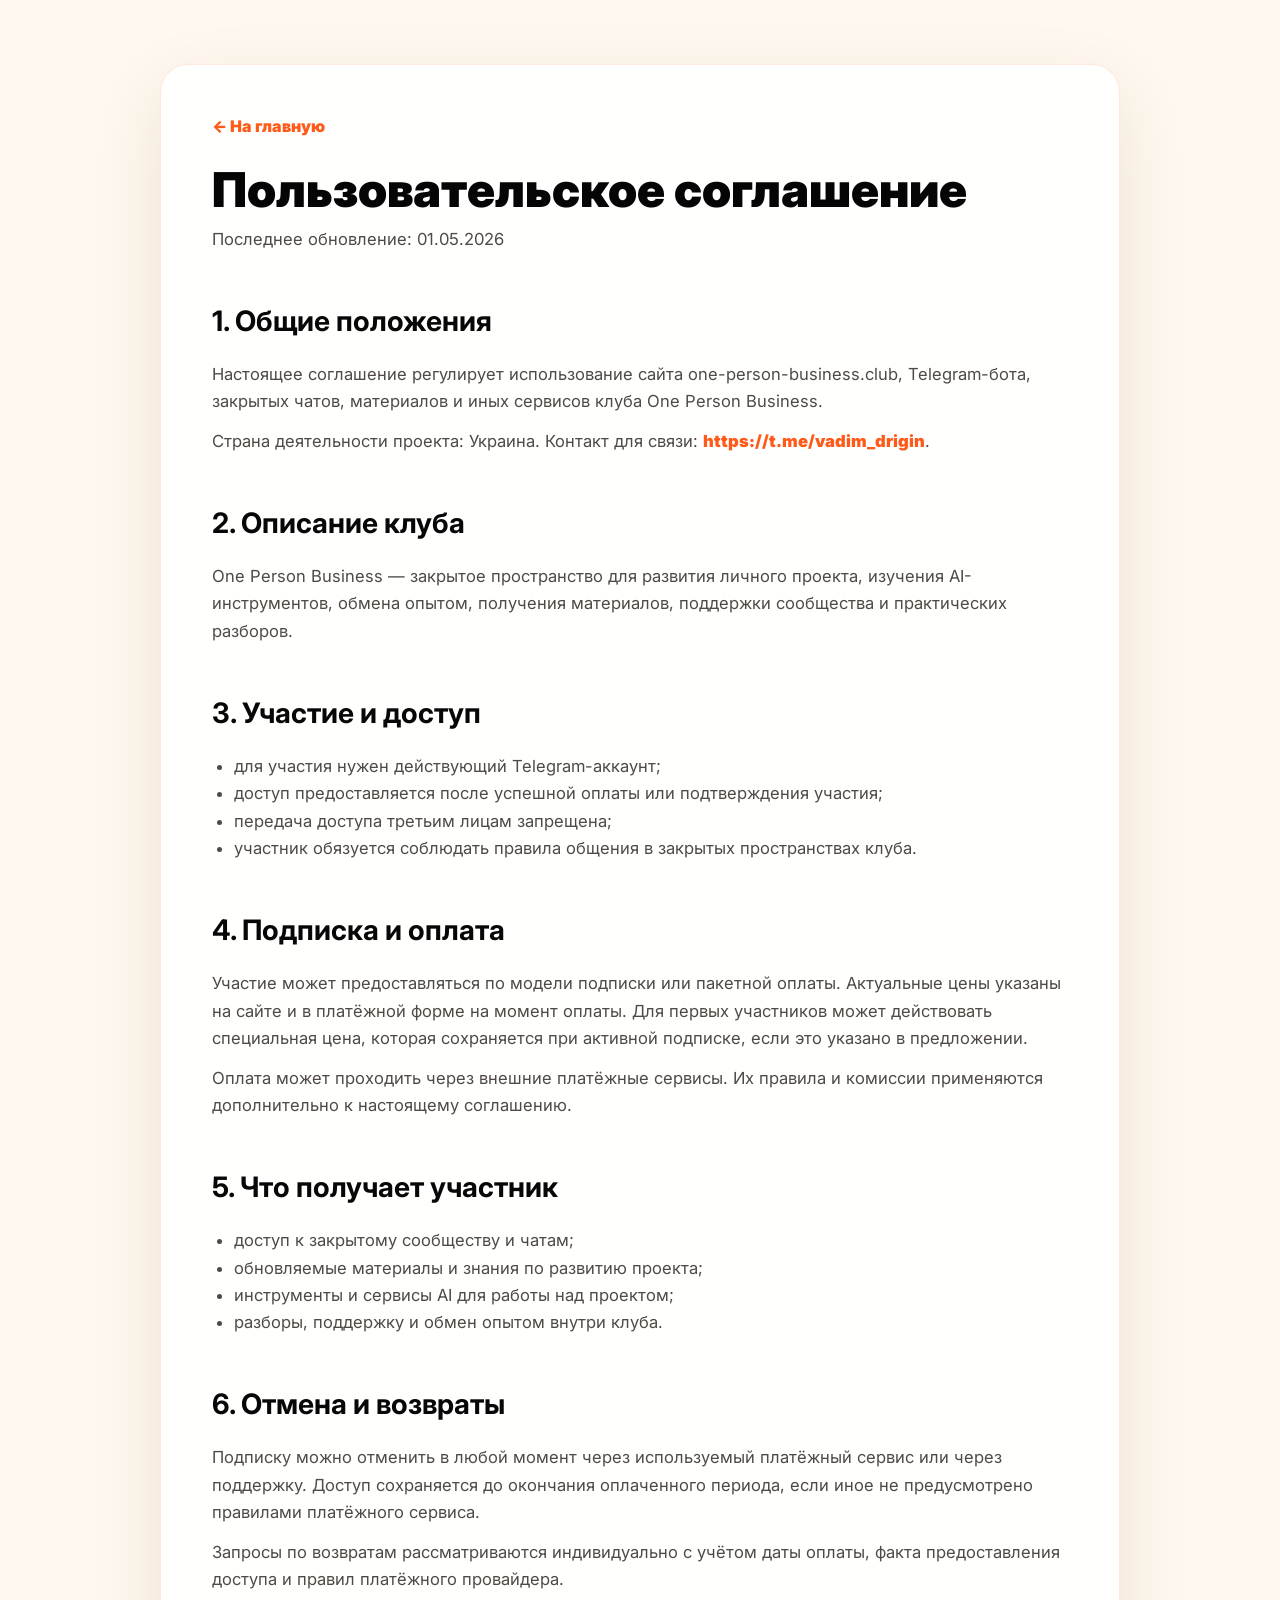
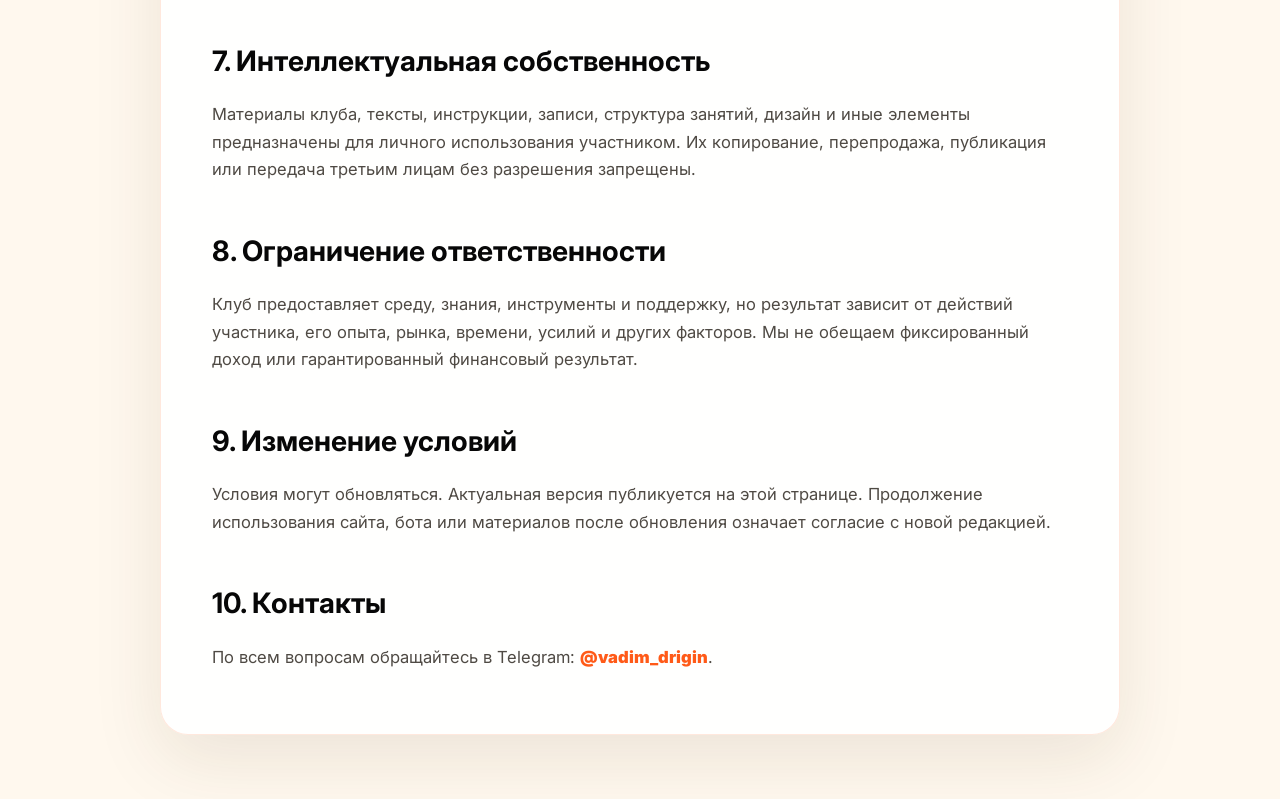
<file: terms.html>
<!DOCTYPE html>
<html lang="ru">
  <head>
    <meta charset="UTF-8" />
    <meta name="viewport" content="width=device-width, initial-scale=1.0" />
    <title>Пользовательское соглашение | One Person Business</title>
    <meta
      name="description"
      content="Пользовательское соглашение One Person Business: условия участия, подписка, доступ к материалам, отмена и ограничения ответственности."
    />
    <link rel="canonical" href="https://one-person-business.club/terms.html" />
    <link rel="icon" type="image/png" sizes="32x32" href="./assets/favicon-32.png" />
    <link rel="apple-touch-icon" sizes="180x180" href="./assets/apple-touch-icon.png" />
    <link rel="preconnect" href="https://fonts.googleapis.com" />
    <link rel="preconnect" href="https://fonts.gstatic.com" crossorigin />
    <link href="https://fonts.googleapis.com/css2?family=Inter:wght@400;500;600;700;800;900&display=swap" rel="stylesheet" />
    <link rel="stylesheet" href="./styles.css" />
  </head>
  <body class="legal-page">
    <main class="legal-document">
      <a class="legal-back" href="./">← На главную</a>
      <h1>Пользовательское соглашение</h1>
      <p class="legal-updated">Последнее обновление: 01.05.2026</p>

      <section>
        <h2>1. Общие положения</h2>
        <p>
          Настоящее соглашение регулирует использование сайта one-person-business.club, Telegram-бота, закрытых чатов,
          материалов и иных сервисов клуба One Person Business.
        </p>
        <p>Страна деятельности проекта: Украина. Контакт для связи: <a href="https://t.me/vadim_drigin">https://t.me/vadim_drigin</a>.</p>
      </section>

      <section>
        <h2>2. Описание клуба</h2>
        <p>
          One Person Business — закрытое пространство для развития личного проекта, изучения AI-инструментов, обмена опытом,
          получения материалов, поддержки сообщества и практических разборов.
        </p>
      </section>

      <section>
        <h2>3. Участие и доступ</h2>
        <ul>
          <li>для участия нужен действующий Telegram-аккаунт;</li>
          <li>доступ предоставляется после успешной оплаты или подтверждения участия;</li>
          <li>передача доступа третьим лицам запрещена;</li>
          <li>участник обязуется соблюдать правила общения в закрытых пространствах клуба.</li>
        </ul>
      </section>

      <section>
        <h2>4. Подписка и оплата</h2>
        <p>
          Участие может предоставляться по модели подписки или пакетной оплаты. Актуальные цены указаны на сайте и в платёжной
          форме на момент оплаты. Для первых участников может действовать специальная цена, которая сохраняется при активной
          подписке, если это указано в предложении.
        </p>
        <p>Оплата может проходить через внешние платёжные сервисы. Их правила и комиссии применяются дополнительно к настоящему соглашению.</p>
      </section>

      <section>
        <h2>5. Что получает участник</h2>
        <ul>
          <li>доступ к закрытому сообществу и чатам;</li>
          <li>обновляемые материалы и знания по развитию проекта;</li>
          <li>инструменты и сервисы AI для работы над проектом;</li>
          <li>разборы, поддержку и обмен опытом внутри клуба.</li>
        </ul>
      </section>

      <section>
        <h2>6. Отмена и возвраты</h2>
        <p>
          Подписку можно отменить в любой момент через используемый платёжный сервис или через поддержку. Доступ сохраняется
          до окончания оплаченного периода, если иное не предусмотрено правилами платёжного сервиса.
        </p>
        <p>
          Запросы по возвратам рассматриваются индивидуально с учётом даты оплаты, факта предоставления доступа и правил
          платёжного провайдера.
        </p>
      </section>

      <section>
        <h2>7. Интеллектуальная собственность</h2>
        <p>
          Материалы клуба, тексты, инструкции, записи, структура занятий, дизайн и иные элементы предназначены для личного
          использования участником. Их копирование, перепродажа, публикация или передача третьим лицам без разрешения запрещены.
        </p>
      </section>

      <section>
        <h2>8. Ограничение ответственности</h2>
        <p>
          Клуб предоставляет среду, знания, инструменты и поддержку, но результат зависит от действий участника, его опыта,
          рынка, времени, усилий и других факторов. Мы не обещаем фиксированный доход или гарантированный финансовый результат.
        </p>
      </section>

      <section>
        <h2>9. Изменение условий</h2>
        <p>
          Условия могут обновляться. Актуальная версия публикуется на этой странице. Продолжение использования сайта, бота или
          материалов после обновления означает согласие с новой редакцией.
        </p>
      </section>

      <section>
        <h2>10. Контакты</h2>
        <p>По всем вопросам обращайтесь в Telegram: <a href="https://t.me/vadim_drigin">@vadim_drigin</a>.</p>
      </section>
    </main>
  </body>
</html>
</file>
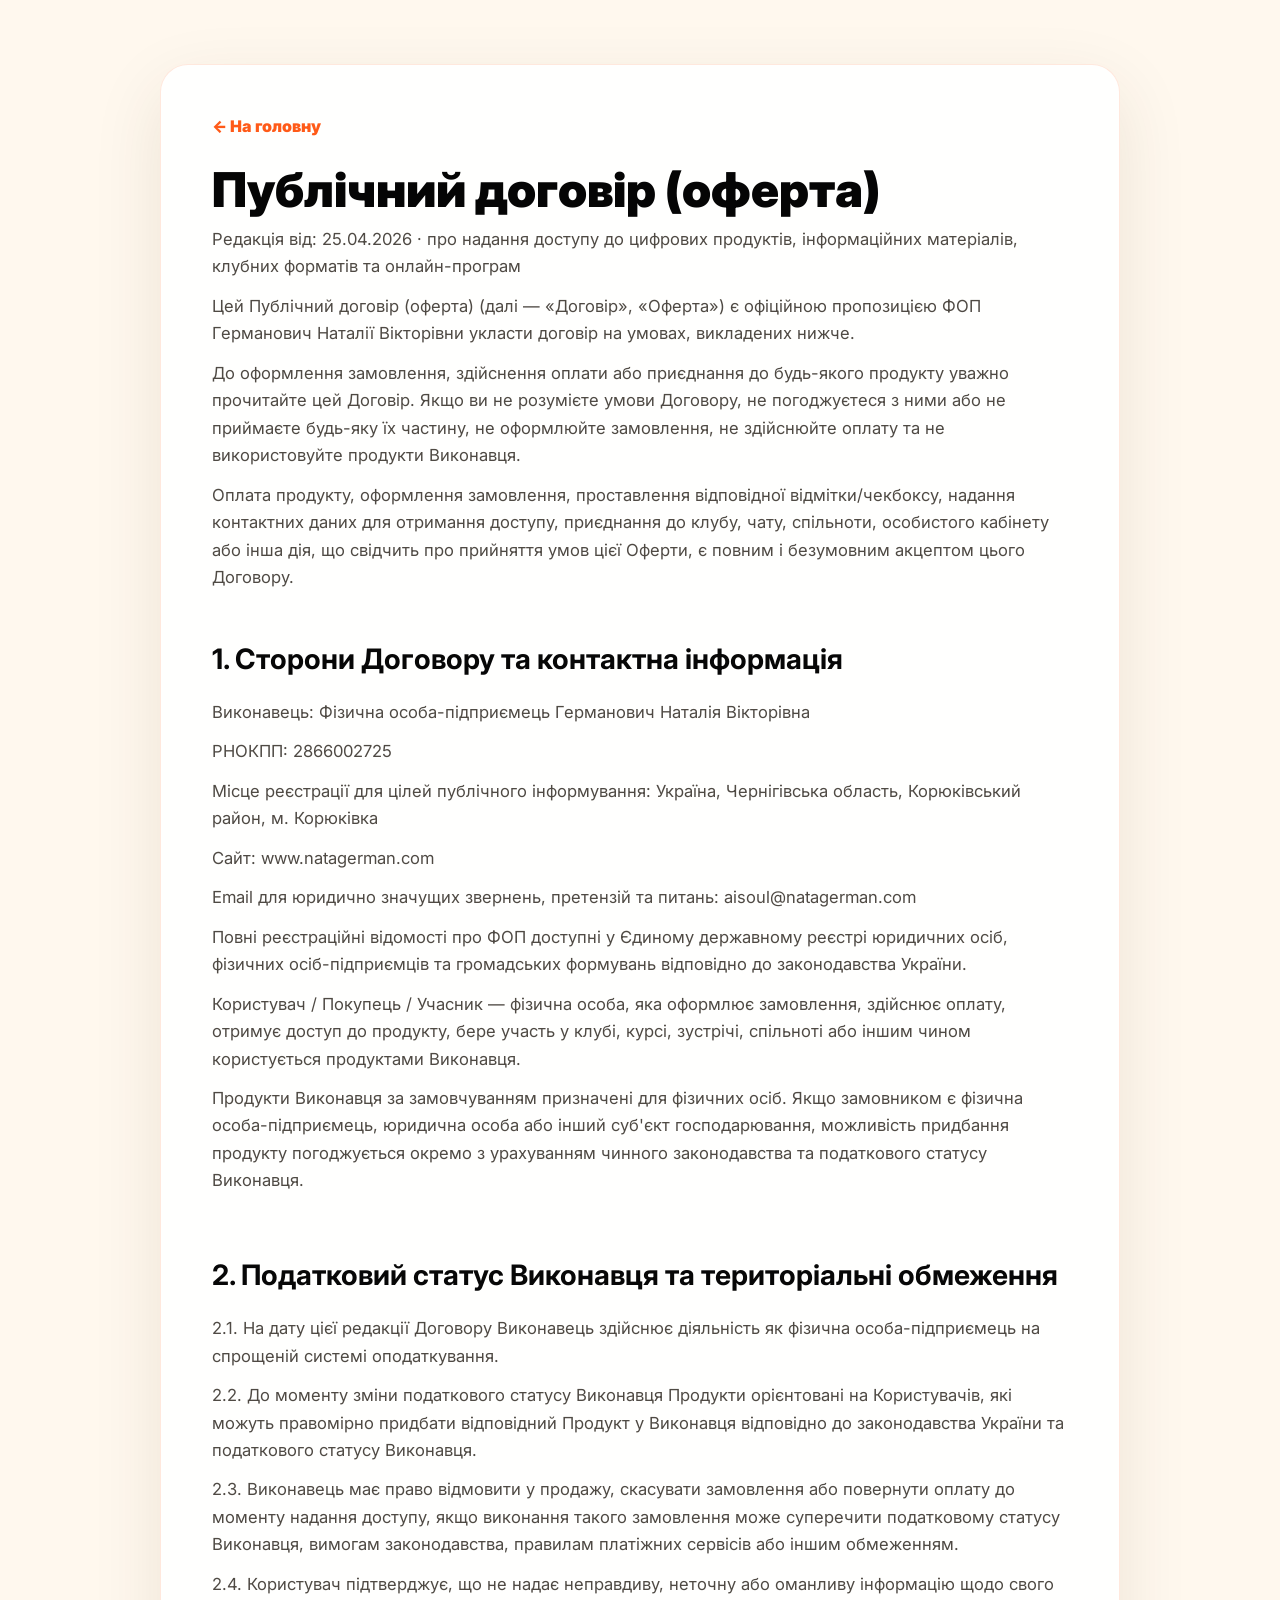
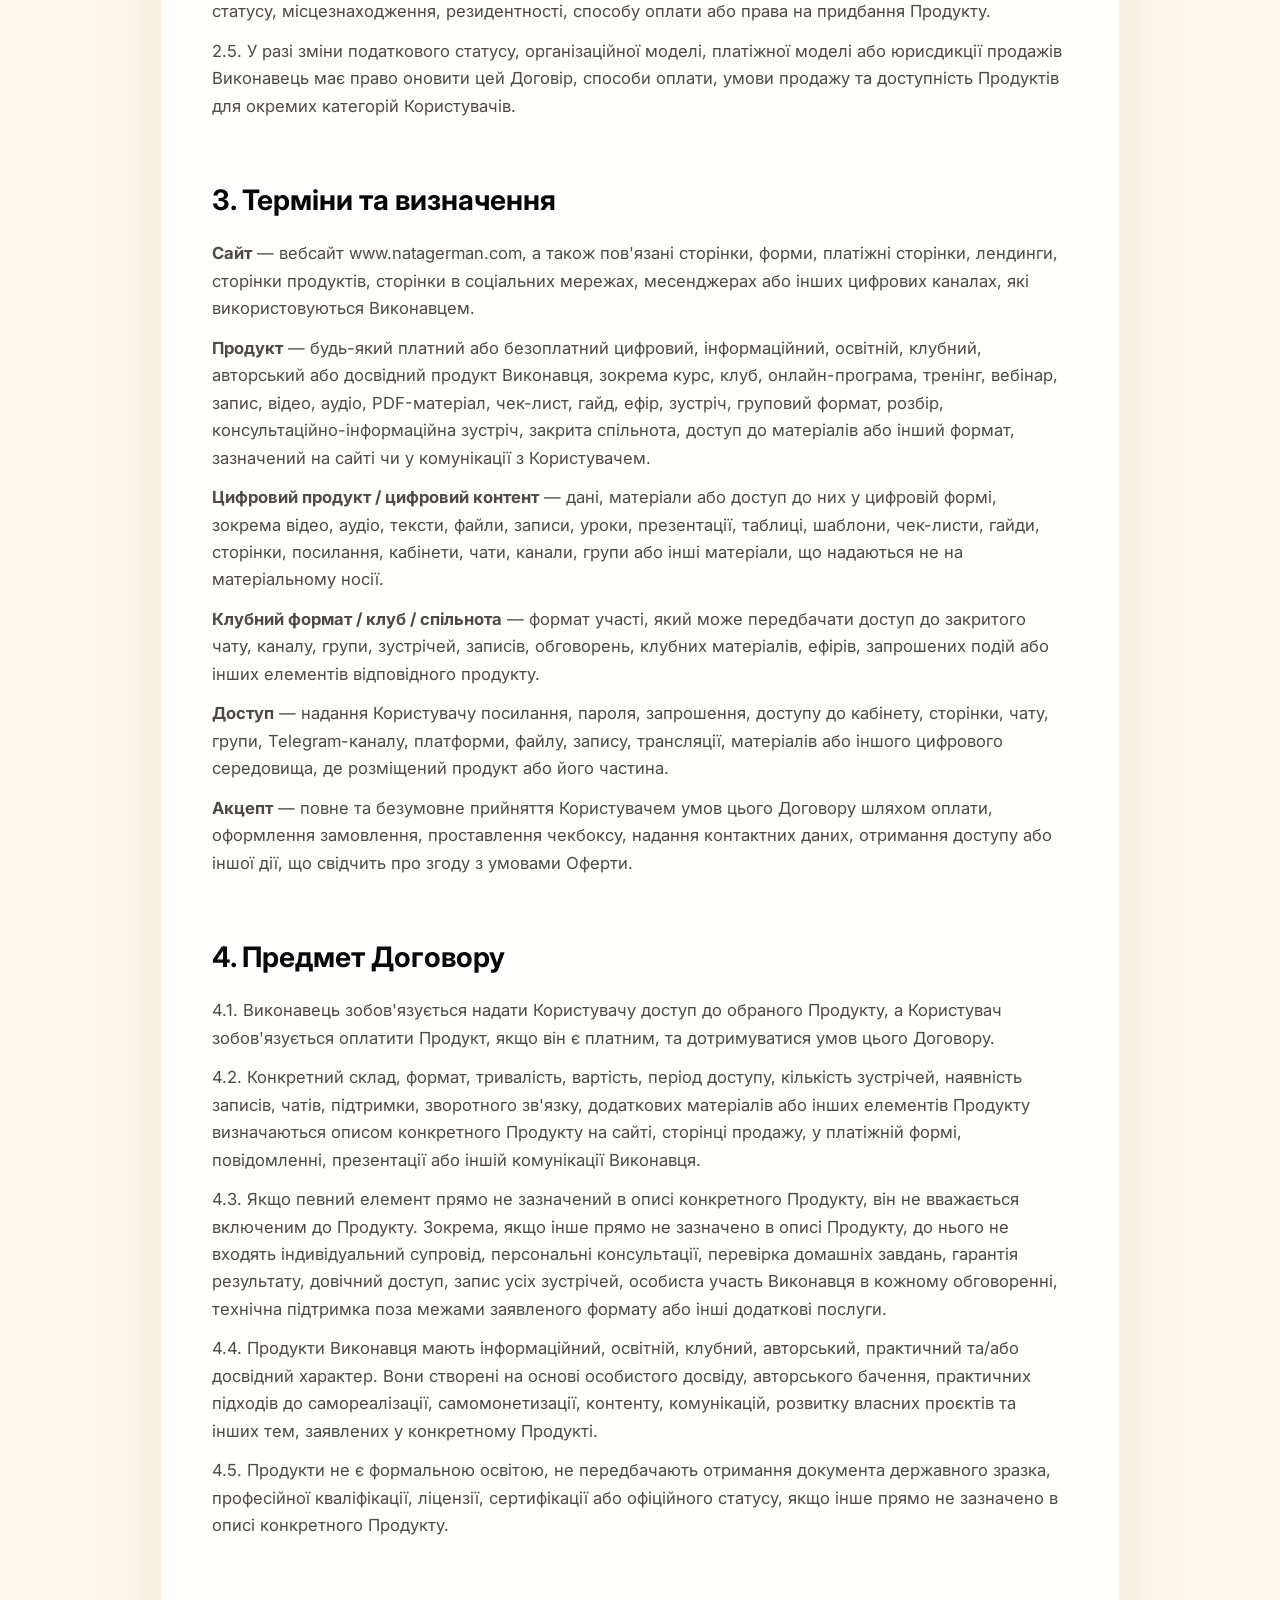
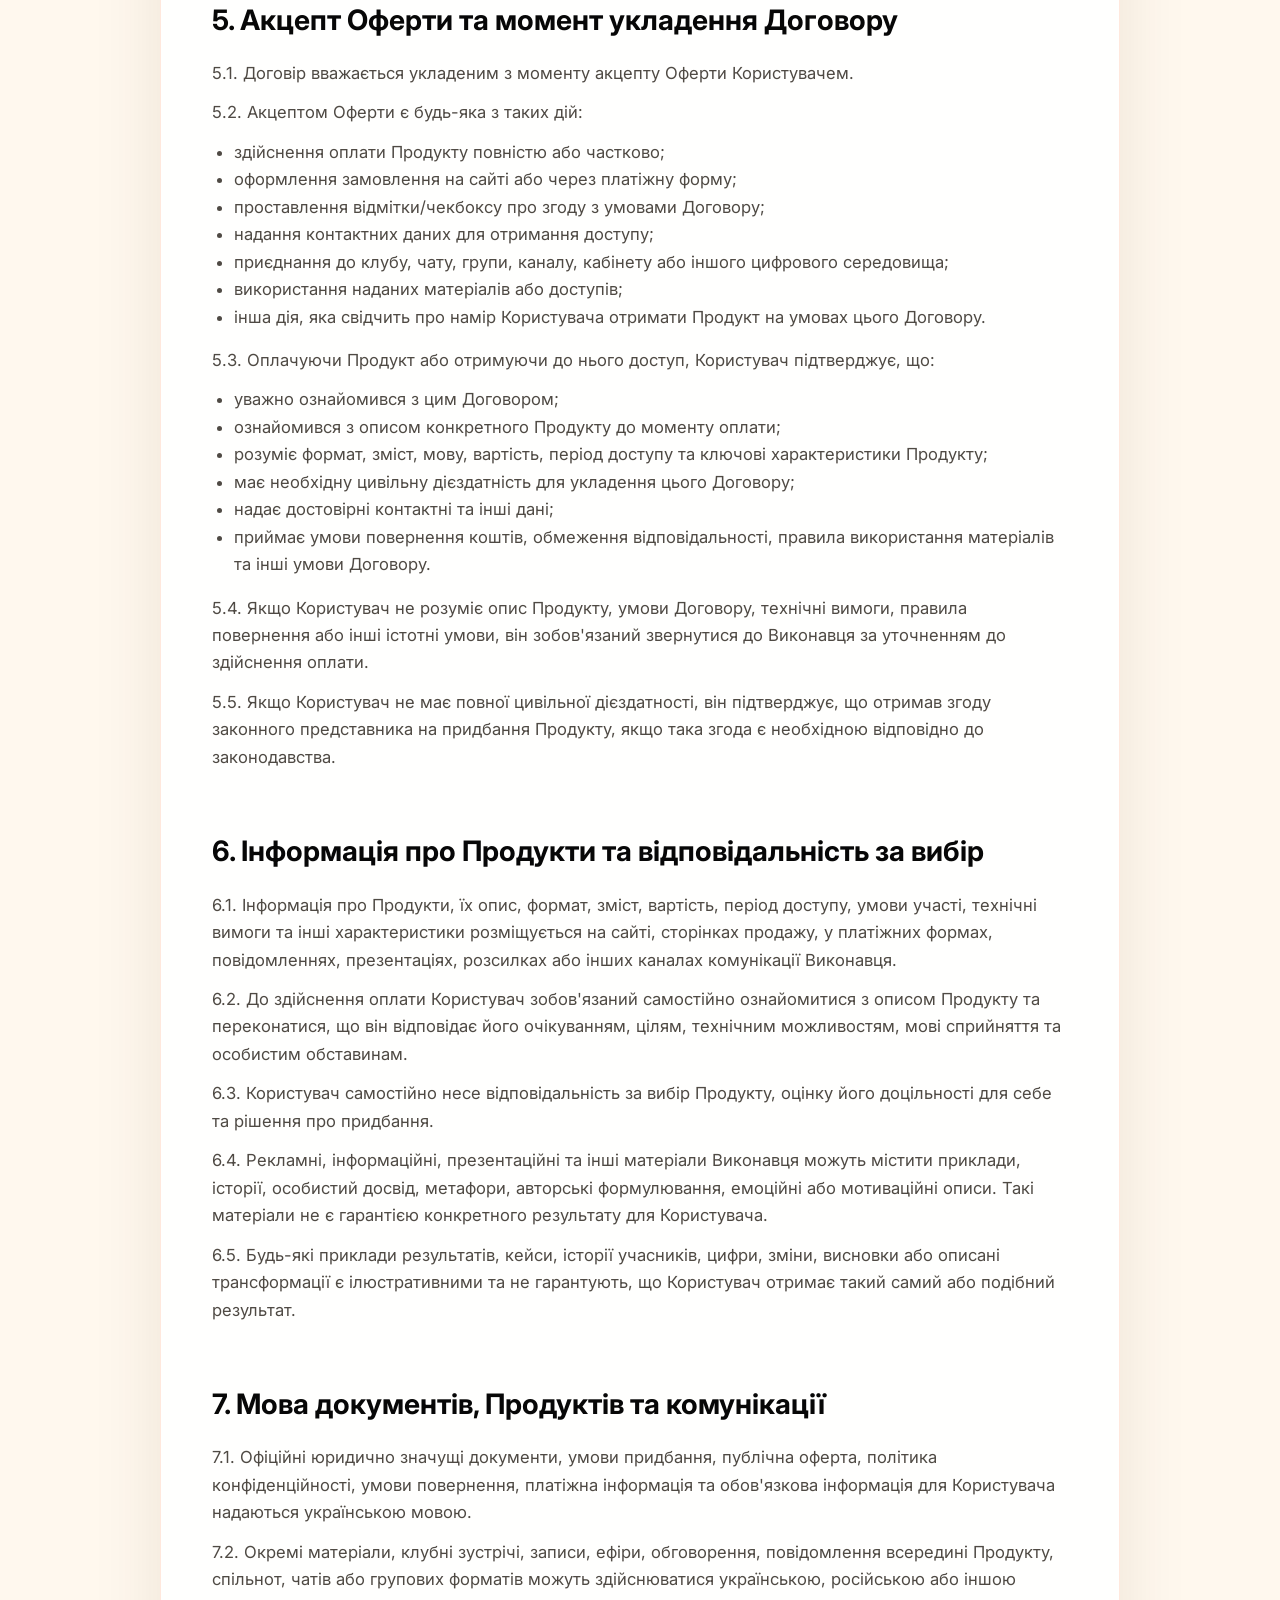
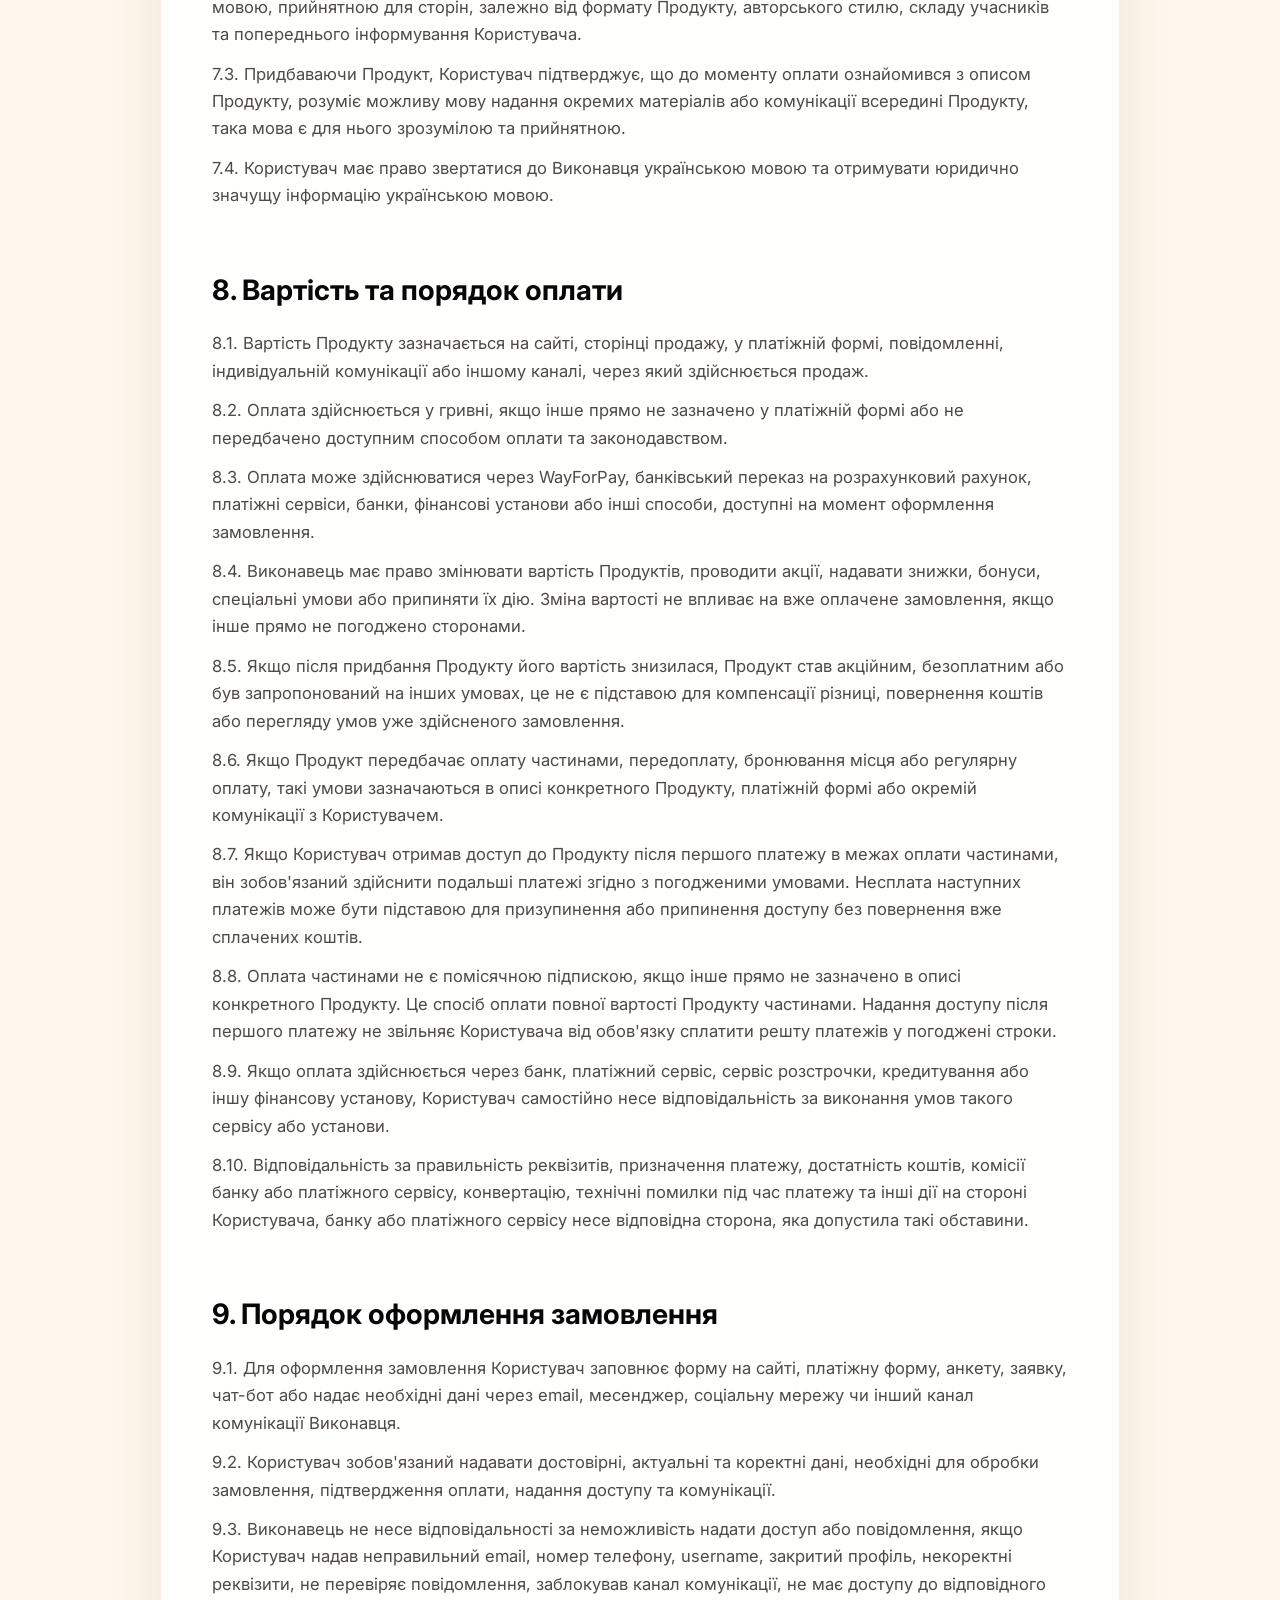
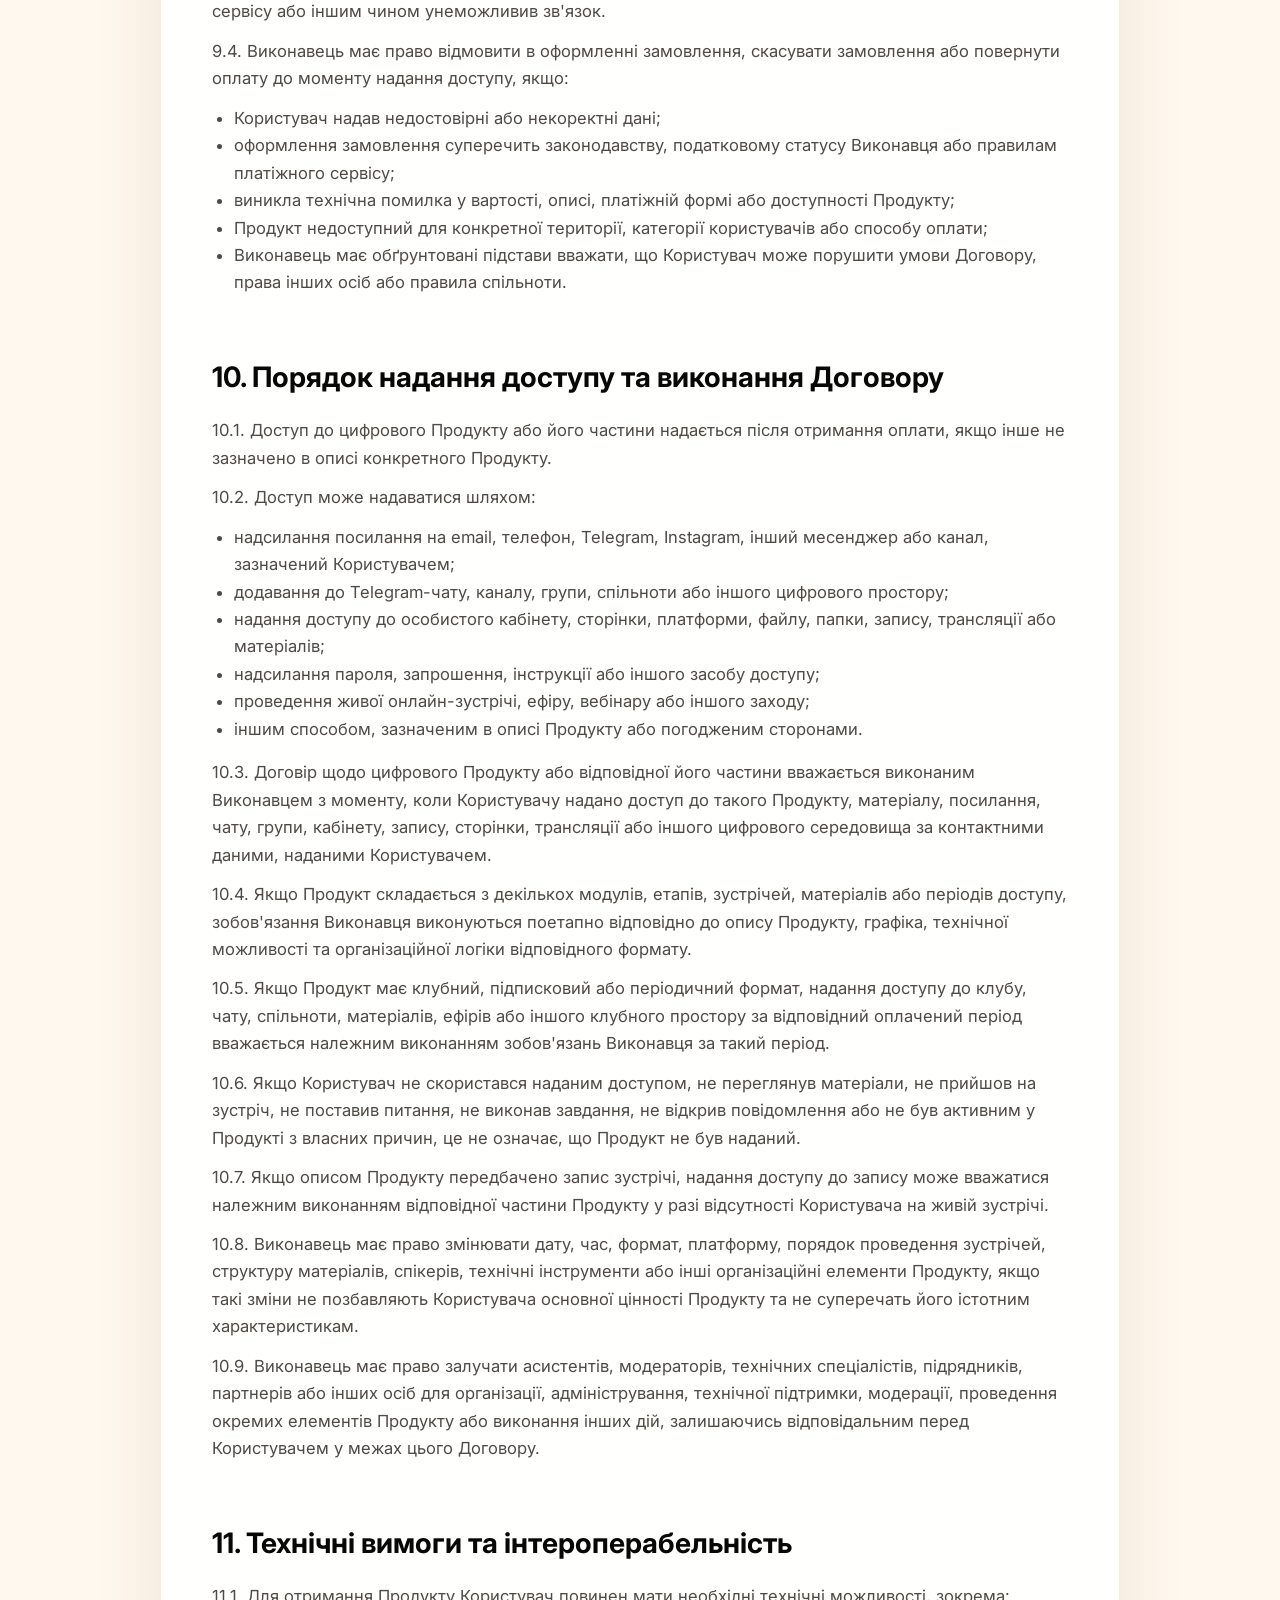
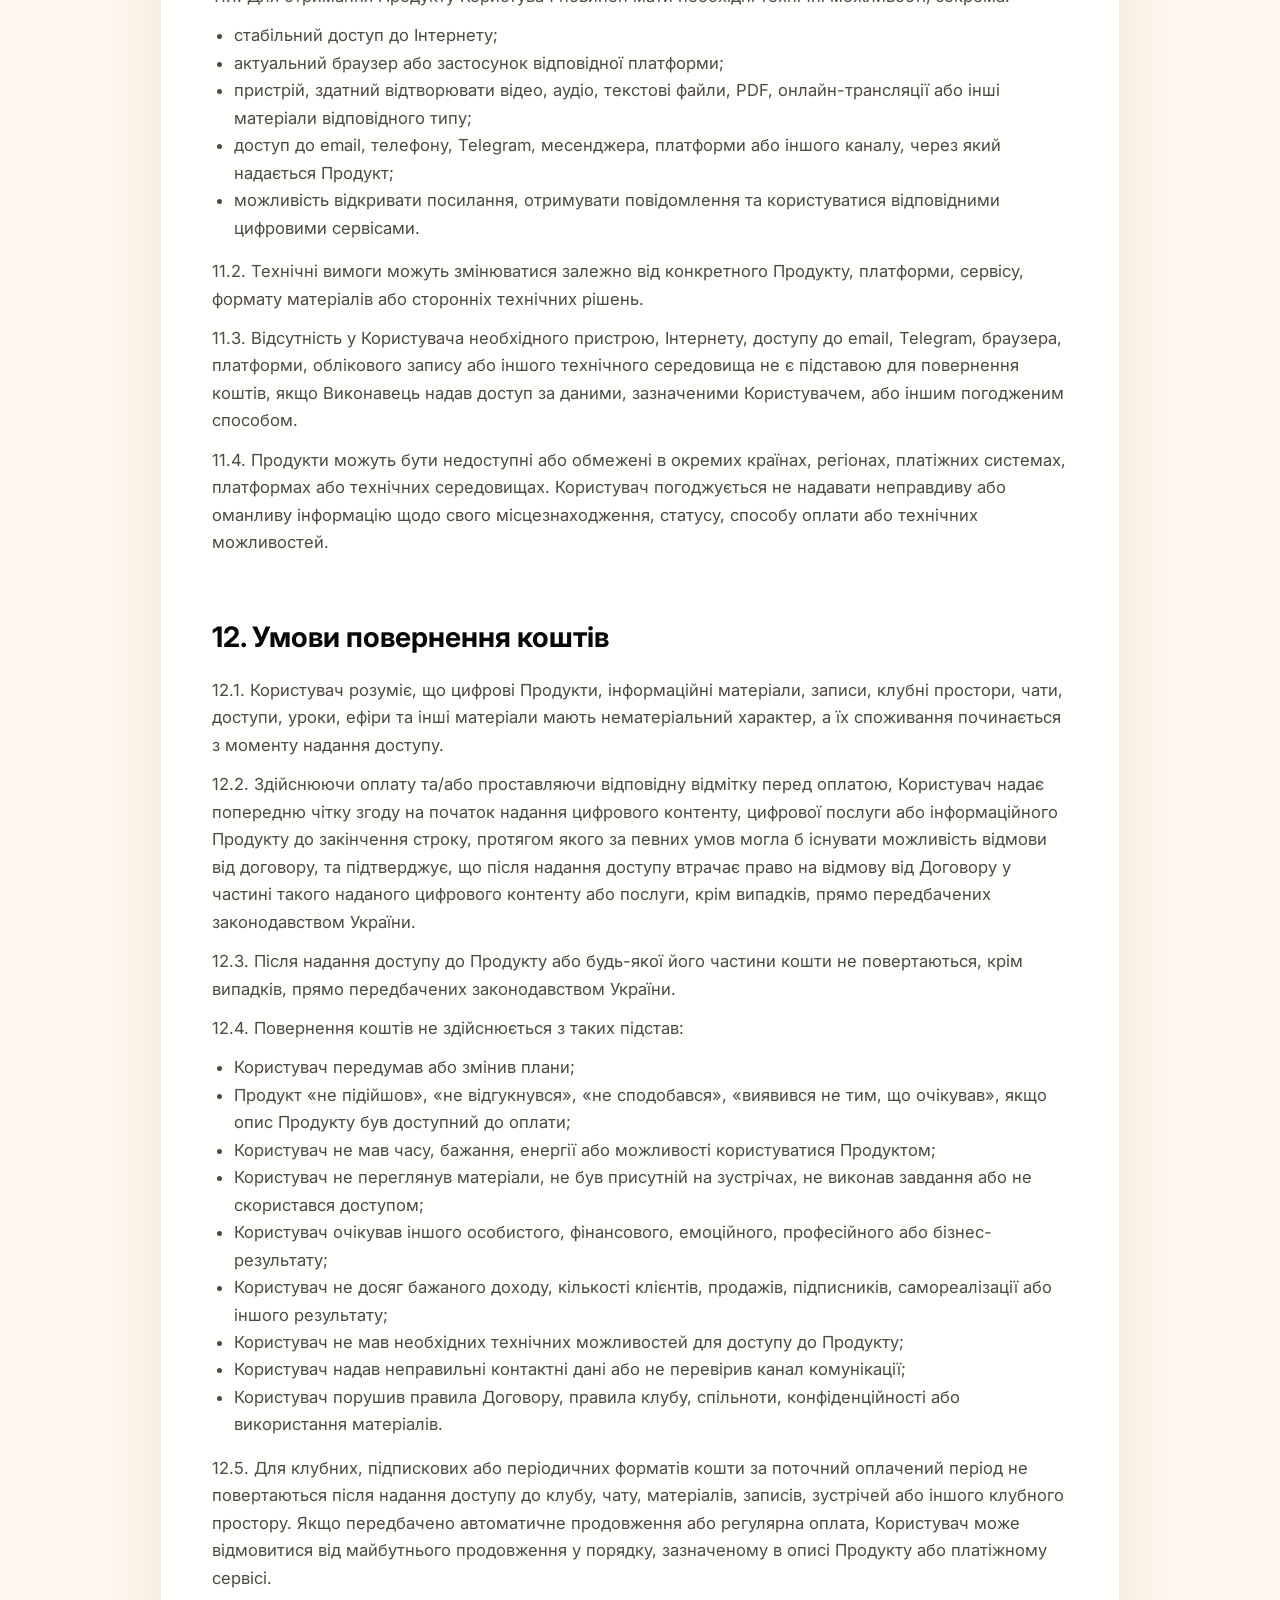
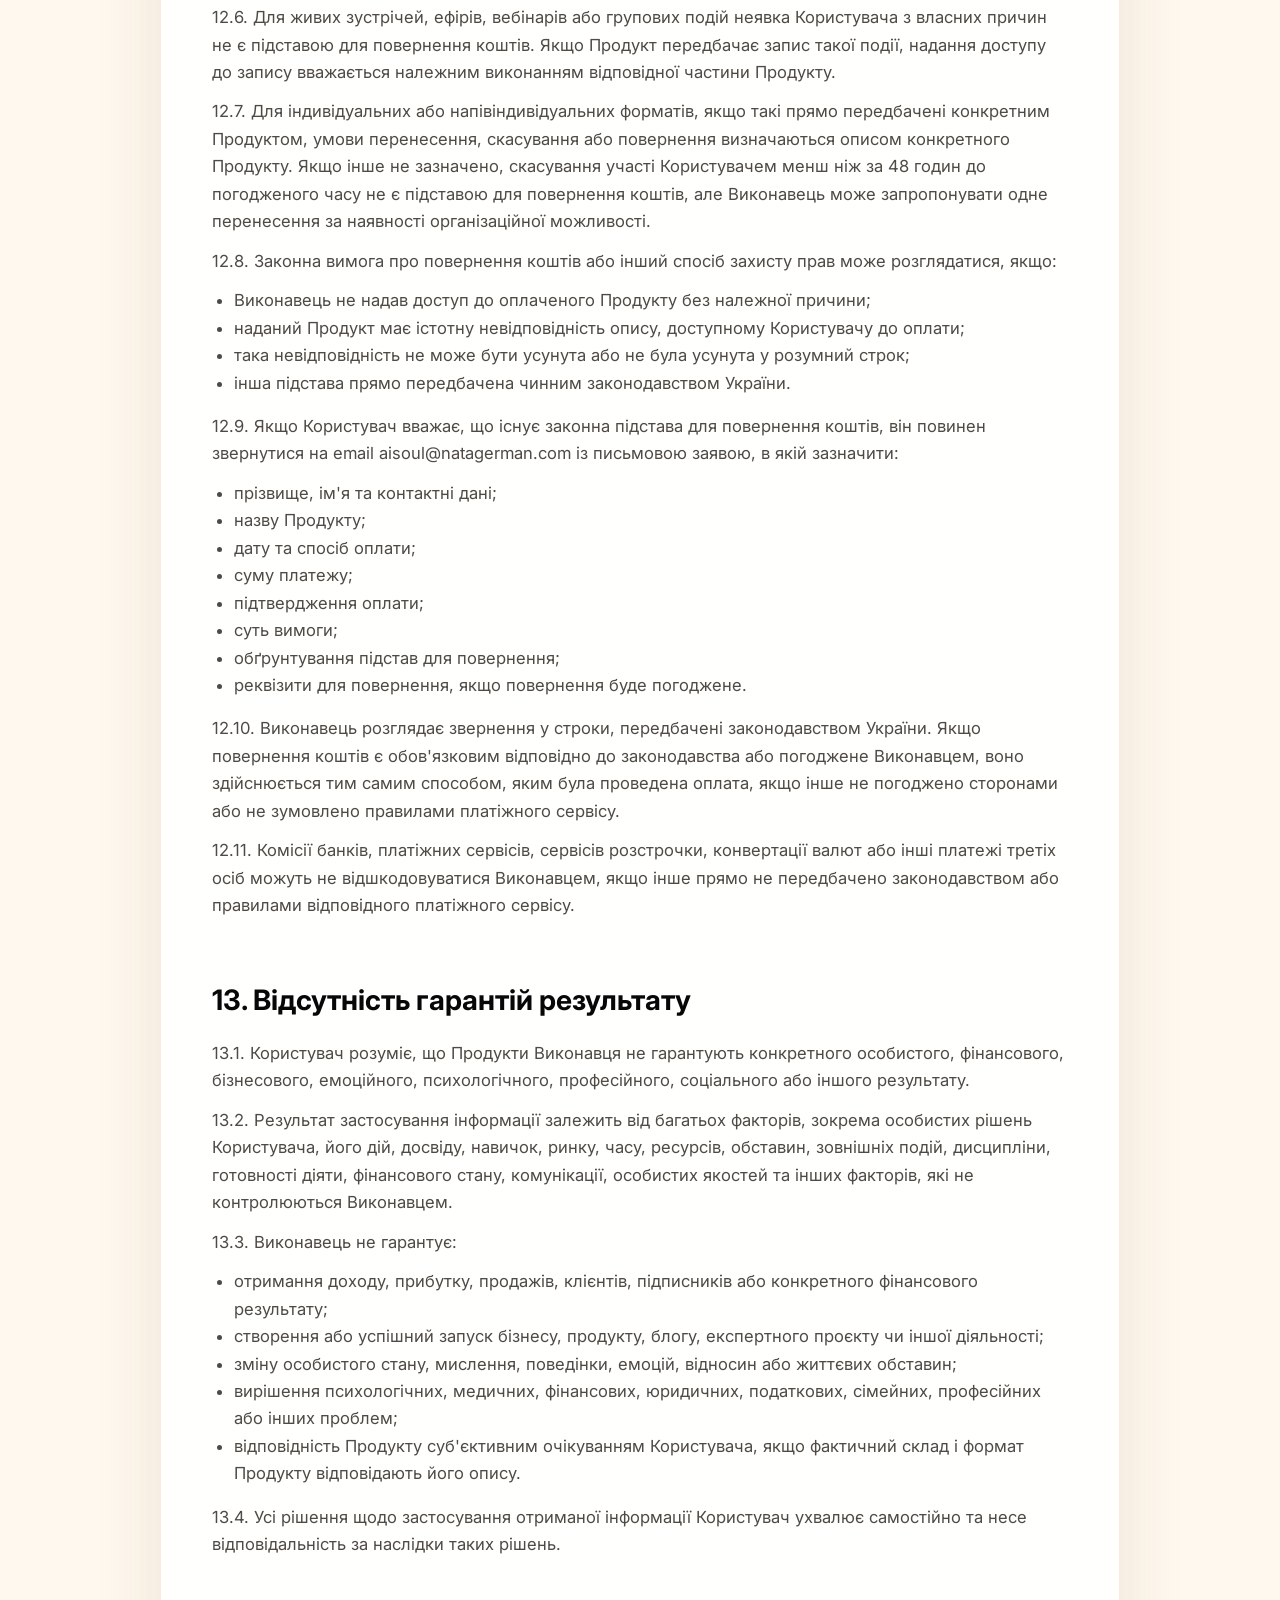
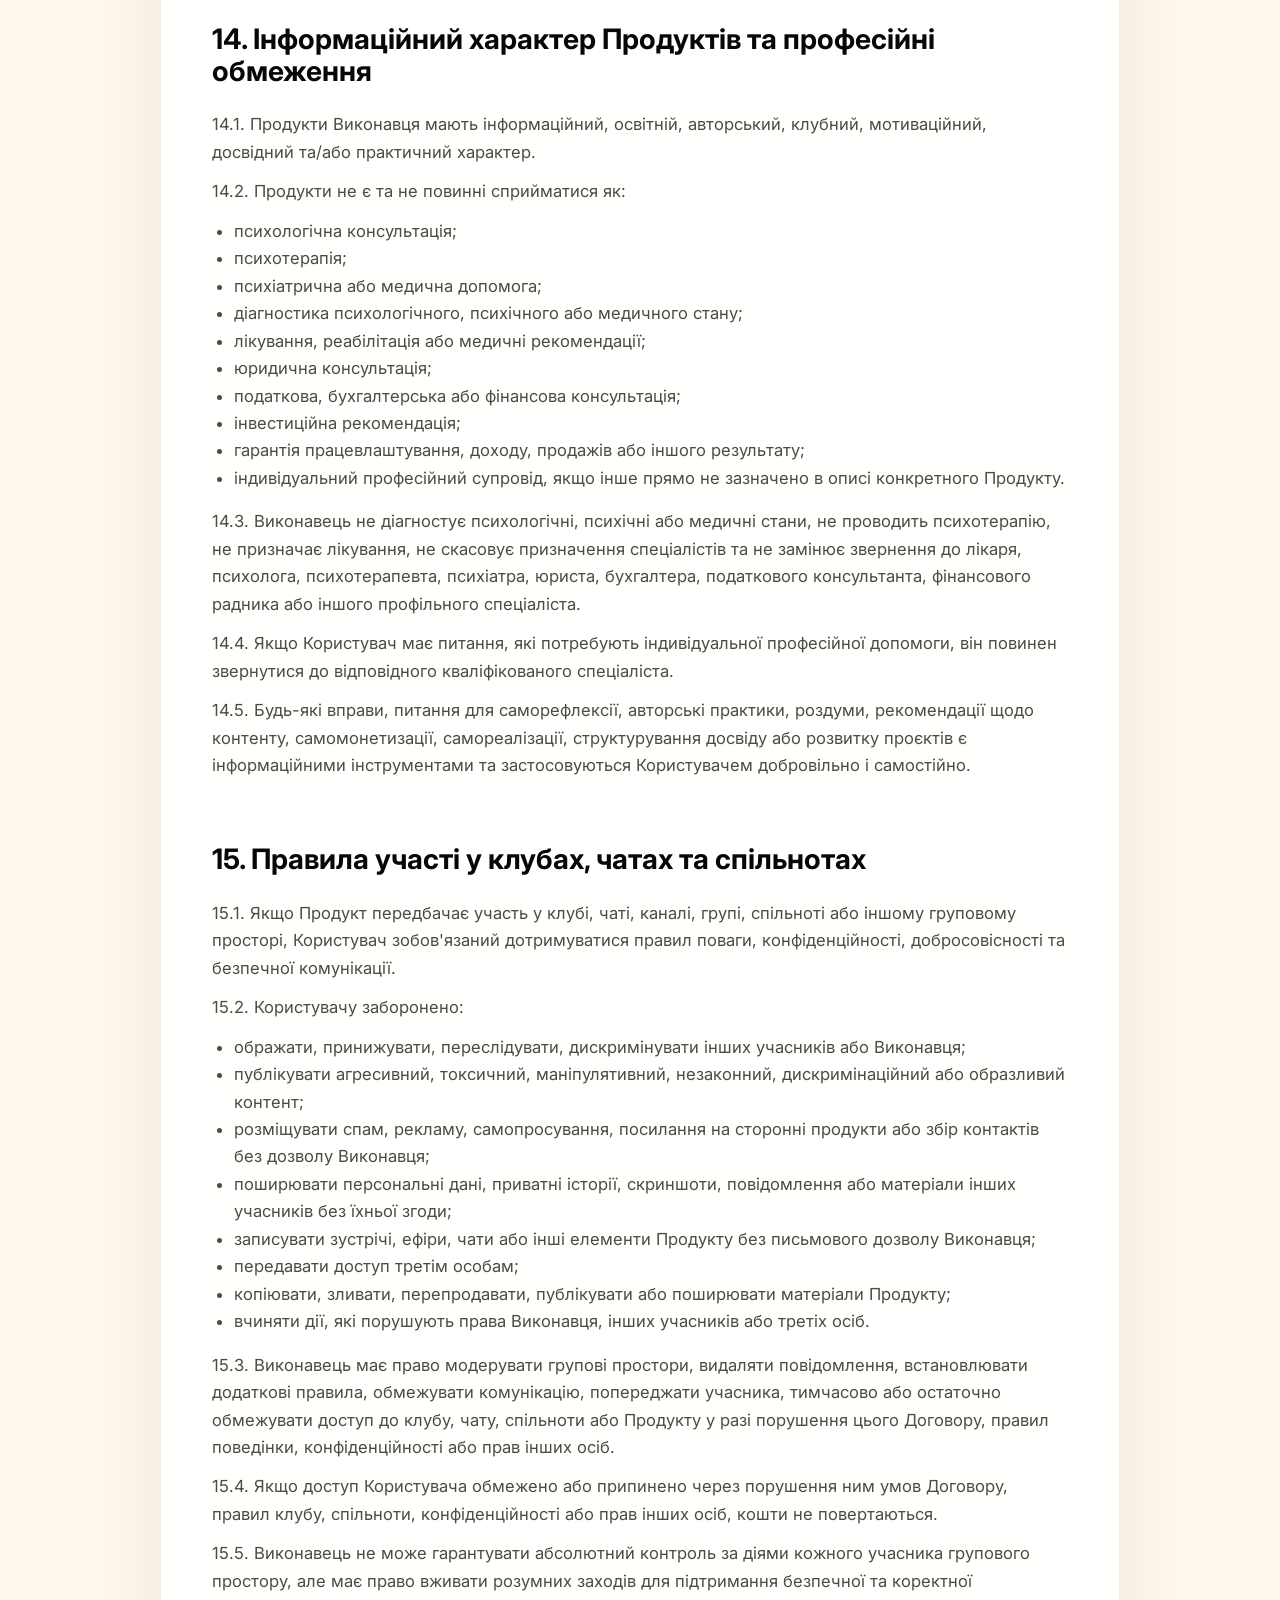
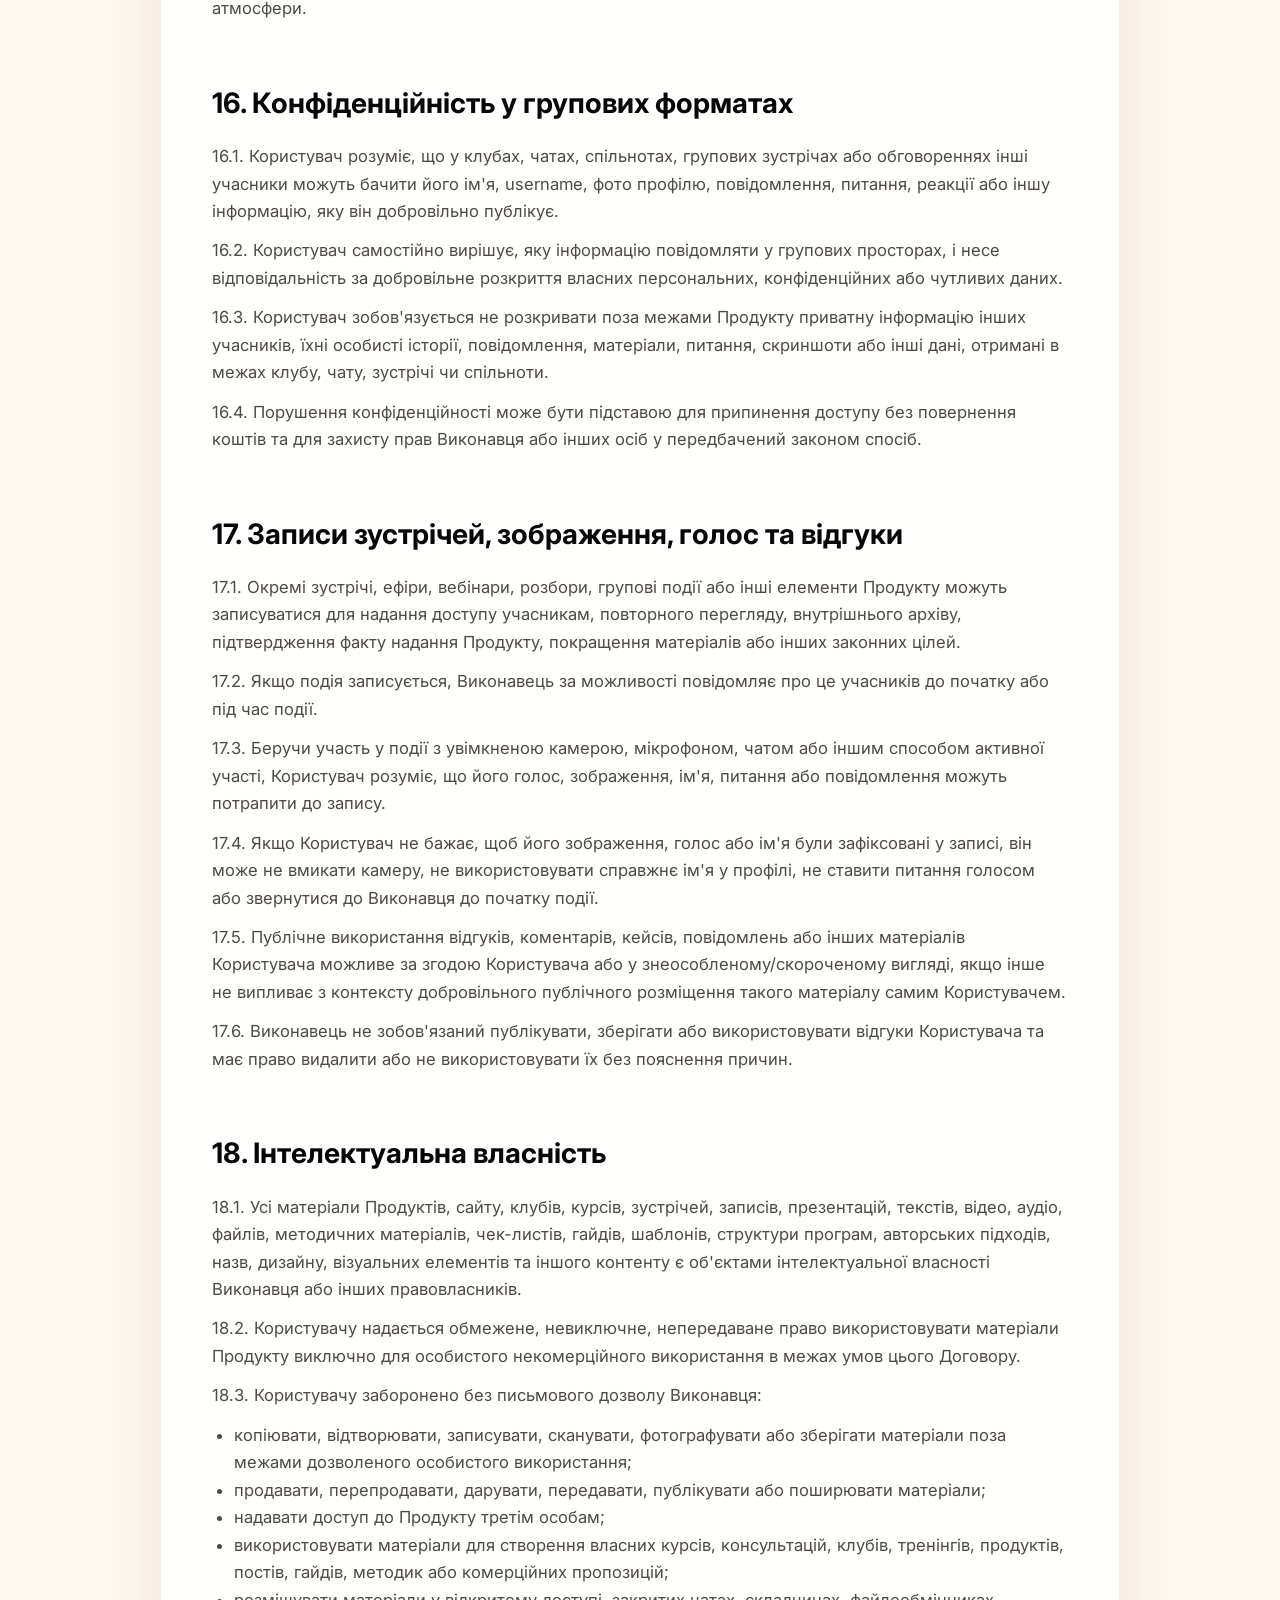
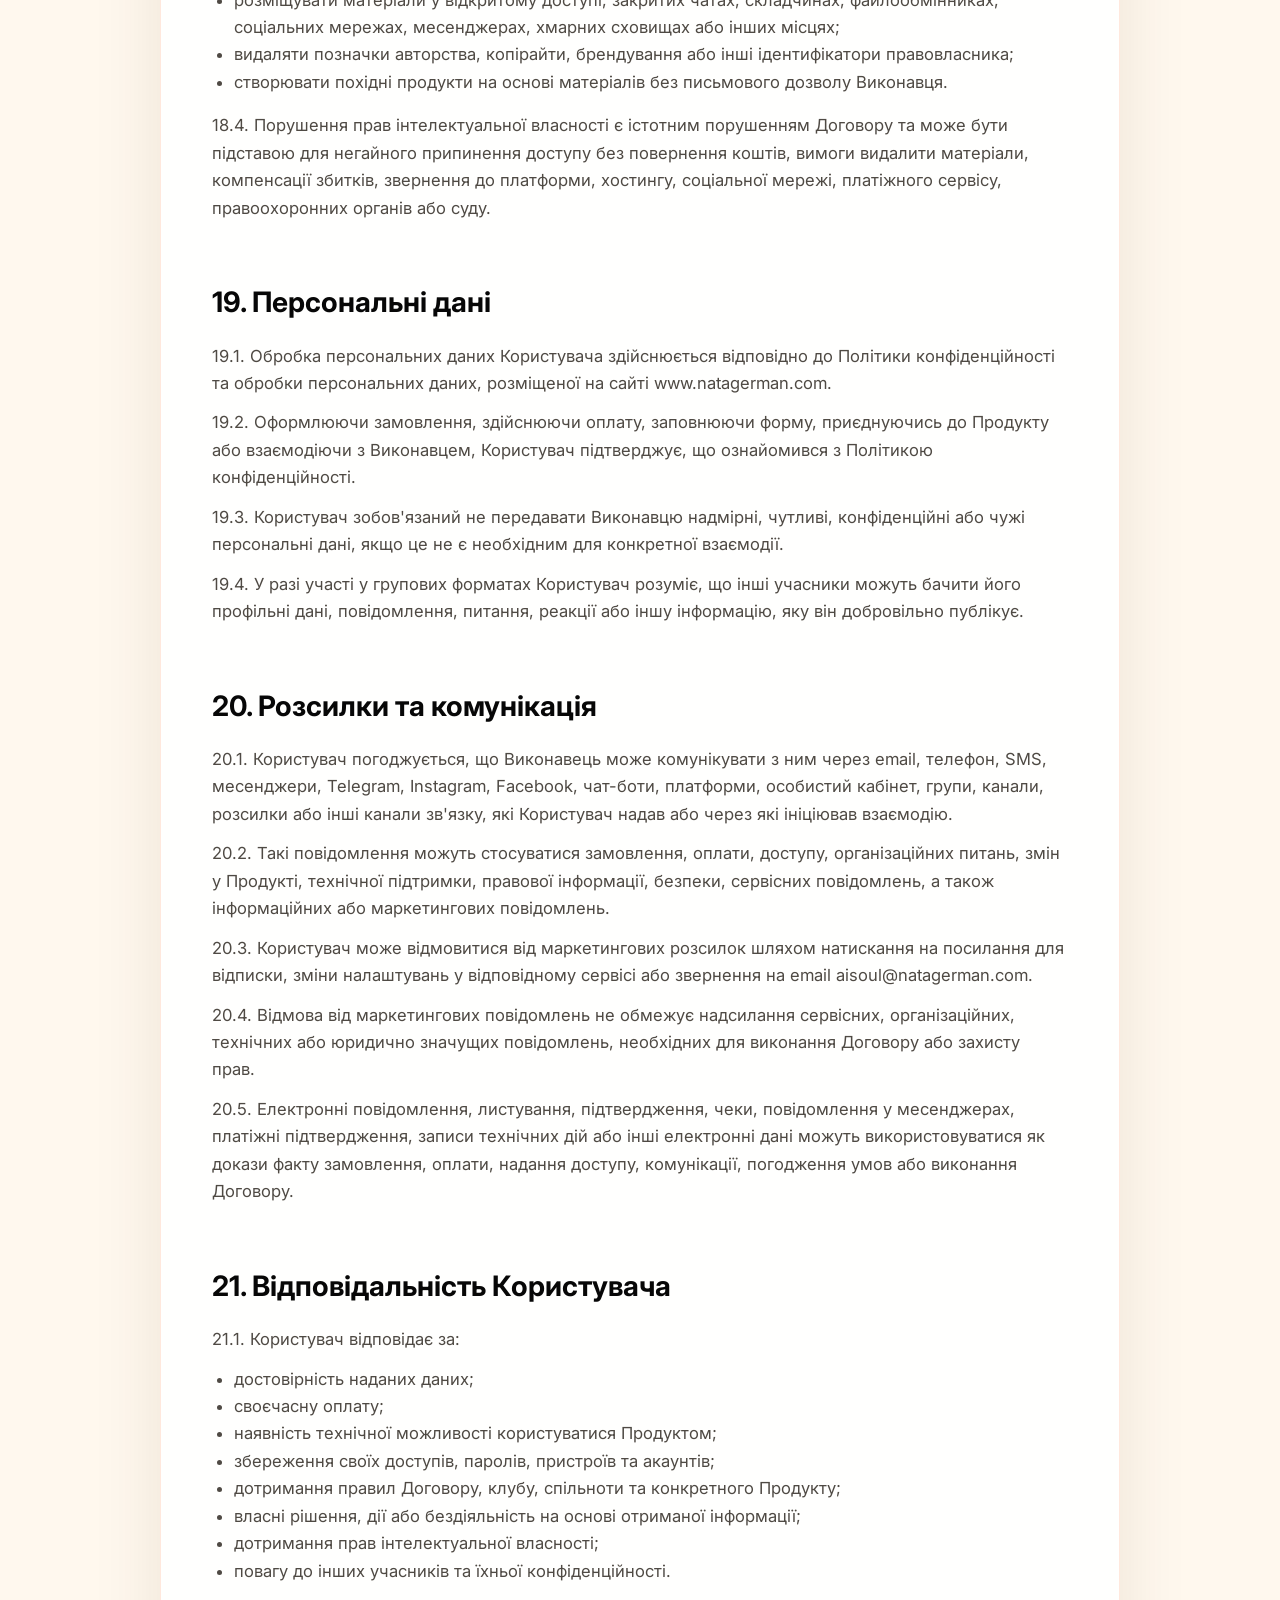
<file: ua/offer.html>
<!DOCTYPE html>
<html lang="uk">
  <head>
    <meta charset="UTF-8" />
    <meta name="viewport" content="width=device-width, initial-scale=1.0" />
    <title>Публічний договір (оферта) | One Person Business</title>
    <meta name="description" content="Публічний договір оферта ФОП Германович Наталія Вікторівна щодо цифрових продуктів, клубних форматів та онлайн-програм." />
    <link rel="canonical" href="https://ua.one-person-business.club/offer.html" />
    <link rel="icon" type="image/png" sizes="32x32" href="./assets/favicon-32.png" />
    <link rel="apple-touch-icon" sizes="180x180" href="./assets/apple-touch-icon.png" />
    <link rel="preconnect" href="https://fonts.googleapis.com" />
    <link rel="preconnect" href="https://fonts.gstatic.com" crossorigin />
    <link href="https://fonts.googleapis.com/css2?family=Inter:wght@400;500;600;700;800;900&display=swap" rel="stylesheet" />
    <link rel="stylesheet" href="./styles.css" />
  </head>
  <body class="legal-page">
    <main class="legal-document">
      <a class="legal-back" href="./">← На головну</a>
      <div class="max-w-3xl mx-auto px-6 md:px-12">
<h1 class="font-heading text-3xl md:text-5xl text-foreground mb-3 leading-tight">Публічний договір (оферта)</h1>
<p class="text-sm text-body-light mb-12">Редакція від: 25.04.2026 · про надання доступу до цифрових продуктів, інформаційних матеріалів, клубних форматів та онлайн-програм</p>
<div class="legal-content space-y-5 text-foreground/85 font-body leading-relaxed text-[15px] md:text-base">
<p class="mb-3">Цей Публічний договір (оферта) (далі — «Договір», «Оферта») є офіційною пропозицією ФОП Германович Наталії Вікторівни укласти договір на умовах, викладених нижче.</p>
<p class="mb-3">До оформлення замовлення, здійснення оплати або приєднання до будь-якого продукту уважно прочитайте цей Договір. Якщо ви не розумієте умови Договору, не погоджуєтеся з ними або не приймаєте будь-яку їх частину, не оформлюйте замовлення, не здійснюйте оплату та не використовуйте продукти Виконавця.</p>
<p class="mb-3">Оплата продукту, оформлення замовлення, проставлення відповідної відмітки/чекбоксу, надання контактних даних для отримання доступу, приєднання до клубу, чату, спільноти, особистого кабінету або інша дія, що свідчить про прийняття умов цієї Оферти, є повним і безумовним акцептом цього Договору.</p>
<h2 class="font-heading text-2xl md:text-3xl text-foreground mt-12 mb-4 leading-snug">1. Сторони Договору та контактна інформація</h2>
<p class="mb-3">Виконавець: Фізична особа-підприємець Германович Наталія Вікторівна</p>
<p class="mb-3">РНОКПП: 2866002725</p>
<p class="mb-3">Місце реєстрації для цілей публічного інформування: Україна, Чернігівська область, Корюківський район, м. Корюківка</p>
<p class="mb-3">Сайт: www.natagerman.com</p>
<p class="mb-3">Email для юридично значущих звернень, претензій та питань: aisoul@natagerman.com</p>
<p class="mb-3">Повні реєстраційні відомості про ФОП доступні у Єдиному державному реєстрі юридичних осіб, фізичних осіб-підприємців та громадських формувань відповідно до законодавства України.</p>
<p class="mb-3">Користувач / Покупець / Учасник — фізична особа, яка оформлює замовлення, здійснює оплату, отримує доступ до продукту, бере участь у клубі, курсі, зустрічі, спільноті або іншим чином користується продуктами Виконавця.</p>
<p class="mb-3">Продукти Виконавця за замовчуванням призначені для фізичних осіб. Якщо замовником є фізична особа-підприємець, юридична особа або інший суб'єкт господарювання, можливість придбання продукту погоджується окремо з урахуванням чинного законодавства та податкового статусу Виконавця.</p>
<h2 class="font-heading text-2xl md:text-3xl text-foreground mt-12 mb-4 leading-snug">2. Податковий статус Виконавця та територіальні обмеження</h2>
<p class="mb-3">2.1. На дату цієї редакції Договору Виконавець здійснює діяльність як фізична особа-підприємець на спрощеній системі оподаткування.</p>
<p class="mb-3">2.2. До моменту зміни податкового статусу Виконавця Продукти орієнтовані на Користувачів, які можуть правомірно придбати відповідний Продукт у Виконавця відповідно до законодавства України та податкового статусу Виконавця.</p>
<p class="mb-3">2.3. Виконавець має право відмовити у продажу, скасувати замовлення або повернути оплату до моменту надання доступу, якщо виконання такого замовлення може суперечити податковому статусу Виконавця, вимогам законодавства, правилам платіжних сервісів або іншим обмеженням.</p>
<p class="mb-3">2.4. Користувач підтверджує, що не надає неправдиву, неточну або оманливу інформацію щодо свого статусу, місцезнаходження, резидентності, способу оплати або права на придбання Продукту.</p>
<p class="mb-3">2.5. У разі зміни податкового статусу, організаційної моделі, платіжної моделі або юрисдикції продажів Виконавець має право оновити цей Договір, способи оплати, умови продажу та доступність Продуктів для окремих категорій Користувачів.</p>
<h2 class="font-heading text-2xl md:text-3xl text-foreground mt-12 mb-4 leading-snug">3. Терміни та визначення</h2>
<p class="mb-3">
<strong>Сайт</strong> — вебсайт www.natagerman.com, а також пов'язані сторінки, форми, платіжні сторінки, лендинги, сторінки продуктів, сторінки в соціальних мережах, месенджерах або інших цифрових каналах, які використовуються Виконавцем.</p>
<p class="mb-3">
<strong>Продукт</strong> — будь-який платний або безоплатний цифровий, інформаційний, освітній, клубний, авторський або досвідний продукт Виконавця, зокрема курс, клуб, онлайн-програма, тренінг, вебінар, запис, відео, аудіо, PDF-матеріал, чек-лист, гайд, ефір, зустріч, груповий формат, розбір, консультаційно-інформаційна зустріч, закрита спільнота, доступ до матеріалів або інший формат, зазначений на сайті чи у комунікації з Користувачем.</p>
<p class="mb-3">
<strong>Цифровий продукт / цифровий контент</strong> — дані, матеріали або доступ до них у цифровій формі, зокрема відео, аудіо, тексти, файли, записи, уроки, презентації, таблиці, шаблони, чек-листи, гайди, сторінки, посилання, кабінети, чати, канали, групи або інші матеріали, що надаються не на матеріальному носії.</p>
<p class="mb-3">
<strong>Клубний формат / клуб / спільнота</strong> — формат участі, який може передбачати доступ до закритого чату, каналу, групи, зустрічей, записів, обговорень, клубних матеріалів, ефірів, запрошених подій або інших елементів відповідного продукту.</p>
<p class="mb-3">
<strong>Доступ</strong> — надання Користувачу посилання, пароля, запрошення, доступу до кабінету, сторінки, чату, групи, Telegram-каналу, платформи, файлу, запису, трансляції, матеріалів або іншого цифрового середовища, де розміщений продукт або його частина.</p>
<p class="mb-3">
<strong>Акцепт</strong> — повне та безумовне прийняття Користувачем умов цього Договору шляхом оплати, оформлення замовлення, проставлення чекбоксу, надання контактних даних, отримання доступу або іншої дії, що свідчить про згоду з умовами Оферти.</p>
<h2 class="font-heading text-2xl md:text-3xl text-foreground mt-12 mb-4 leading-snug">4. Предмет Договору</h2>
<p class="mb-3">4.1. Виконавець зобов'язується надати Користувачу доступ до обраного Продукту, а Користувач зобов'язується оплатити Продукт, якщо він є платним, та дотримуватися умов цього Договору.</p>
<p class="mb-3">4.2. Конкретний склад, формат, тривалість, вартість, період доступу, кількість зустрічей, наявність записів, чатів, підтримки, зворотного зв'язку, додаткових матеріалів або інших елементів Продукту визначаються описом конкретного Продукту на сайті, сторінці продажу, у платіжній формі, повідомленні, презентації або іншій комунікації Виконавця.</p>
<p class="mb-3">4.3. Якщо певний елемент прямо не зазначений в описі конкретного Продукту, він не вважається включеним до Продукту. Зокрема, якщо інше прямо не зазначено в описі Продукту, до нього не входять індивідуальний супровід, персональні консультації, перевірка домашніх завдань, гарантія результату, довічний доступ, запис усіх зустрічей, особиста участь Виконавця в кожному обговоренні, технічна підтримка поза межами заявленого формату або інші додаткові послуги.</p>
<p class="mb-3">4.4. Продукти Виконавця мають інформаційний, освітній, клубний, авторський, практичний та/або досвідний характер. Вони створені на основі особистого досвіду, авторського бачення, практичних підходів до самореалізації, самомонетизації, контенту, комунікацій, розвитку власних проєктів та інших тем, заявлених у конкретному Продукті.</p>
<p class="mb-3">4.5. Продукти не є формальною освітою, не передбачають отримання документа державного зразка, професійної кваліфікації, ліцензії, сертифікації або офіційного статусу, якщо інше прямо не зазначено в описі конкретного Продукту.</p>
<h2 class="font-heading text-2xl md:text-3xl text-foreground mt-12 mb-4 leading-snug">5. Акцепт Оферти та момент укладення Договору</h2>
<p class="mb-3">5.1. Договір вважається укладеним з моменту акцепту Оферти Користувачем.</p>
<p class="mb-3">5.2. Акцептом Оферти є будь-яка з таких дій:</p>
<ul class="list-disc pl-6 space-y-1.5 mb-3 marker:text-foreground/40">
<li>здійснення оплати Продукту повністю або частково;</li>
<li>оформлення замовлення на сайті або через платіжну форму;</li>
<li>проставлення відмітки/чекбоксу про згоду з умовами Договору;</li>
<li>надання контактних даних для отримання доступу;</li>
<li>приєднання до клубу, чату, групи, каналу, кабінету або іншого цифрового середовища;</li>
<li>використання наданих матеріалів або доступів;</li>
<li>інша дія, яка свідчить про намір Користувача отримати Продукт на умовах цього Договору.</li>
</ul>
<p class="mb-3">5.3. Оплачуючи Продукт або отримуючи до нього доступ, Користувач підтверджує, що:</p>
<ul class="list-disc pl-6 space-y-1.5 mb-3 marker:text-foreground/40">
<li>уважно ознайомився з цим Договором;</li>
<li>ознайомився з описом конкретного Продукту до моменту оплати;</li>
<li>розуміє формат, зміст, мову, вартість, період доступу та ключові характеристики Продукту;</li>
<li>має необхідну цивільну дієздатність для укладення цього Договору;</li>
<li>надає достовірні контактні та інші дані;</li>
<li>приймає умови повернення коштів, обмеження відповідальності, правила використання матеріалів та інші умови Договору.</li>
</ul>
<p class="mb-3">5.4. Якщо Користувач не розуміє опис Продукту, умови Договору, технічні вимоги, правила повернення або інші істотні умови, він зобов'язаний звернутися до Виконавця за уточненням до здійснення оплати.</p>
<p class="mb-3">5.5. Якщо Користувач не має повної цивільної дієздатності, він підтверджує, що отримав згоду законного представника на придбання Продукту, якщо така згода є необхідною відповідно до законодавства.</p>
<h2 class="font-heading text-2xl md:text-3xl text-foreground mt-12 mb-4 leading-snug">6. Інформація про Продукти та відповідальність за вибір</h2>
<p class="mb-3">6.1. Інформація про Продукти, їх опис, формат, зміст, вартість, період доступу, умови участі, технічні вимоги та інші характеристики розміщується на сайті, сторінках продажу, у платіжних формах, повідомленнях, презентаціях, розсилках або інших каналах комунікації Виконавця.</p>
<p class="mb-3">6.2. До здійснення оплати Користувач зобов'язаний самостійно ознайомитися з описом Продукту та переконатися, що він відповідає його очікуванням, цілям, технічним можливостям, мові сприйняття та особистим обставинам.</p>
<p class="mb-3">6.3. Користувач самостійно несе відповідальність за вибір Продукту, оцінку його доцільності для себе та рішення про придбання.</p>
<p class="mb-3">6.4. Рекламні, інформаційні, презентаційні та інші матеріали Виконавця можуть містити приклади, історії, особистий досвід, метафори, авторські формулювання, емоційні або мотиваційні описи. Такі матеріали не є гарантією конкретного результату для Користувача.</p>
<p class="mb-3">6.5. Будь-які приклади результатів, кейси, історії учасників, цифри, зміни, висновки або описані трансформації є ілюстративними та не гарантують, що Користувач отримає такий самий або подібний результат.</p>
<h2 class="font-heading text-2xl md:text-3xl text-foreground mt-12 mb-4 leading-snug">7. Мова документів, Продуктів та комунікації</h2>
<p class="mb-3">7.1. Офіційні юридично значущі документи, умови придбання, публічна оферта, політика конфіденційності, умови повернення, платіжна інформація та обов'язкова інформація для Користувача надаються українською мовою.</p>
<p class="mb-3">7.2. Окремі матеріали, клубні зустрічі, записи, ефіри, обговорення, повідомлення всередині Продукту, спільнот, чатів або групових форматів можуть здійснюватися українською, російською або іншою мовою, прийнятною для сторін, залежно від формату Продукту, авторського стилю, складу учасників та попереднього інформування Користувача.</p>
<p class="mb-3">7.3. Придбаваючи Продукт, Користувач підтверджує, що до моменту оплати ознайомився з описом Продукту, розуміє можливу мову надання окремих матеріалів або комунікації всередині Продукту, така мова є для нього зрозумілою та прийнятною.</p>
<p class="mb-3">7.4. Користувач має право звертатися до Виконавця українською мовою та отримувати юридично значущу інформацію українською мовою.</p>
<h2 class="font-heading text-2xl md:text-3xl text-foreground mt-12 mb-4 leading-snug">8. Вартість та порядок оплати</h2>
<p class="mb-3">8.1. Вартість Продукту зазначається на сайті, сторінці продажу, у платіжній формі, повідомленні, індивідуальній комунікації або іншому каналі, через який здійснюється продаж.</p>
<p class="mb-3">8.2. Оплата здійснюється у гривні, якщо інше прямо не зазначено у платіжній формі або не передбачено доступним способом оплати та законодавством.</p>
<p class="mb-3">8.3. Оплата може здійснюватися через WayForPay, банківський переказ на розрахунковий рахунок, платіжні сервіси, банки, фінансові установи або інші способи, доступні на момент оформлення замовлення.</p>
<p class="mb-3">8.4. Виконавець має право змінювати вартість Продуктів, проводити акції, надавати знижки, бонуси, спеціальні умови або припиняти їх дію. Зміна вартості не впливає на вже оплачене замовлення, якщо інше прямо не погоджено сторонами.</p>
<p class="mb-3">8.5. Якщо після придбання Продукту його вартість знизилася, Продукт став акційним, безоплатним або був запропонований на інших умовах, це не є підставою для компенсації різниці, повернення коштів або перегляду умов уже здійсненого замовлення.</p>
<p class="mb-3">8.6. Якщо Продукт передбачає оплату частинами, передоплату, бронювання місця або регулярну оплату, такі умови зазначаються в описі конкретного Продукту, платіжній формі або окремій комунікації з Користувачем.</p>
<p class="mb-3">8.7. Якщо Користувач отримав доступ до Продукту після першого платежу в межах оплати частинами, він зобов'язаний здійснити подальші платежі згідно з погодженими умовами. Несплата наступних платежів може бути підставою для призупинення або припинення доступу без повернення вже сплачених коштів.</p>
<p class="mb-3">8.8. Оплата частинами не є помісячною підпискою, якщо інше прямо не зазначено в описі конкретного Продукту. Це спосіб оплати повної вартості Продукту частинами. Надання доступу після першого платежу не звільняє Користувача від обов'язку сплатити решту платежів у погоджені строки.</p>
<p class="mb-3">8.9. Якщо оплата здійснюється через банк, платіжний сервіс, сервіс розстрочки, кредитування або іншу фінансову установу, Користувач самостійно несе відповідальність за виконання умов такого сервісу або установи.</p>
<p class="mb-3">8.10. Відповідальність за правильність реквізитів, призначення платежу, достатність коштів, комісії банку або платіжного сервісу, конвертацію, технічні помилки під час платежу та інші дії на стороні Користувача, банку або платіжного сервісу несе відповідна сторона, яка допустила такі обставини.</p>
<h2 class="font-heading text-2xl md:text-3xl text-foreground mt-12 mb-4 leading-snug">9. Порядок оформлення замовлення</h2>
<p class="mb-3">9.1. Для оформлення замовлення Користувач заповнює форму на сайті, платіжну форму, анкету, заявку, чат-бот або надає необхідні дані через email, месенджер, соціальну мережу чи інший канал комунікації Виконавця.</p>
<p class="mb-3">9.2. Користувач зобов'язаний надавати достовірні, актуальні та коректні дані, необхідні для обробки замовлення, підтвердження оплати, надання доступу та комунікації.</p>
<p class="mb-3">9.3. Виконавець не несе відповідальності за неможливість надати доступ або повідомлення, якщо Користувач надав неправильний email, номер телефону, username, закритий профіль, некоректні реквізити, не перевіряє повідомлення, заблокував канал комунікації, не має доступу до відповідного сервісу або іншим чином унеможливив зв'язок.</p>
<p class="mb-3">9.4. Виконавець має право відмовити в оформленні замовлення, скасувати замовлення або повернути оплату до моменту надання доступу, якщо:</p>
<ul class="list-disc pl-6 space-y-1.5 mb-3 marker:text-foreground/40">
<li>Користувач надав недостовірні або некоректні дані;</li>
<li>оформлення замовлення суперечить законодавству, податковому статусу Виконавця або правилам платіжного сервісу;</li>
<li>виникла технічна помилка у вартості, описі, платіжній формі або доступності Продукту;</li>
<li>Продукт недоступний для конкретної території, категорії користувачів або способу оплати;</li>
<li>Виконавець має обґрунтовані підстави вважати, що Користувач може порушити умови Договору, права інших осіб або правила спільноти.</li>
</ul>
<h2 class="font-heading text-2xl md:text-3xl text-foreground mt-12 mb-4 leading-snug">10. Порядок надання доступу та виконання Договору</h2>
<p class="mb-3">10.1. Доступ до цифрового Продукту або його частини надається після отримання оплати, якщо інше не зазначено в описі конкретного Продукту.</p>
<p class="mb-3">10.2. Доступ може надаватися шляхом:</p>
<ul class="list-disc pl-6 space-y-1.5 mb-3 marker:text-foreground/40">
<li>надсилання посилання на email, телефон, Telegram, Instagram, інший месенджер або канал, зазначений Користувачем;</li>
<li>додавання до Telegram-чату, каналу, групи, спільноти або іншого цифрового простору;</li>
<li>надання доступу до особистого кабінету, сторінки, платформи, файлу, папки, запису, трансляції або матеріалів;</li>
<li>надсилання пароля, запрошення, інструкції або іншого засобу доступу;</li>
<li>проведення живої онлайн-зустрічі, ефіру, вебінару або іншого заходу;</li>
<li>іншим способом, зазначеним в описі Продукту або погодженим сторонами.</li>
</ul>
<p class="mb-3">10.3. Договір щодо цифрового Продукту або відповідної його частини вважається виконаним Виконавцем з моменту, коли Користувачу надано доступ до такого Продукту, матеріалу, посилання, чату, групи, кабінету, запису, сторінки, трансляції або іншого цифрового середовища за контактними даними, наданими Користувачем.</p>
<p class="mb-3">10.4. Якщо Продукт складається з декількох модулів, етапів, зустрічей, матеріалів або періодів доступу, зобов'язання Виконавця виконуються поетапно відповідно до опису Продукту, графіка, технічної можливості та організаційної логіки відповідного формату.</p>
<p class="mb-3">10.5. Якщо Продукт має клубний, підписковий або періодичний формат, надання доступу до клубу, чату, спільноти, матеріалів, ефірів або іншого клубного простору за відповідний оплачений період вважається належним виконанням зобов'язань Виконавця за такий період.</p>
<p class="mb-3">10.6. Якщо Користувач не скористався наданим доступом, не переглянув матеріали, не прийшов на зустріч, не поставив питання, не виконав завдання, не відкрив повідомлення або не був активним у Продукті з власних причин, це не означає, що Продукт не був наданий.</p>
<p class="mb-3">10.7. Якщо описом Продукту передбачено запис зустрічі, надання доступу до запису може вважатися належним виконанням відповідної частини Продукту у разі відсутності Користувача на живій зустрічі.</p>
<p class="mb-3">10.8. Виконавець має право змінювати дату, час, формат, платформу, порядок проведення зустрічей, структуру матеріалів, спікерів, технічні інструменти або інші організаційні елементи Продукту, якщо такі зміни не позбавляють Користувача основної цінності Продукту та не суперечать його істотним характеристикам.</p>
<p class="mb-3">10.9. Виконавець має право залучати асистентів, модераторів, технічних спеціалістів, підрядників, партнерів або інших осіб для організації, адміністрування, технічної підтримки, модерації, проведення окремих елементів Продукту або виконання інших дій, залишаючись відповідальним перед Користувачем у межах цього Договору.</p>
<h2 class="font-heading text-2xl md:text-3xl text-foreground mt-12 mb-4 leading-snug">11. Технічні вимоги та інтероперабельність</h2>
<p class="mb-3">11.1. Для отримання Продукту Користувач повинен мати необхідні технічні можливості, зокрема:</p>
<ul class="list-disc pl-6 space-y-1.5 mb-3 marker:text-foreground/40">
<li>стабільний доступ до Інтернету;</li>
<li>актуальний браузер або застосунок відповідної платформи;</li>
<li>пристрій, здатний відтворювати відео, аудіо, текстові файли, PDF, онлайн-трансляції або інші матеріали відповідного типу;</li>
<li>доступ до email, телефону, Telegram, месенджера, платформи або іншого каналу, через який надається Продукт;</li>
<li>можливість відкривати посилання, отримувати повідомлення та користуватися відповідними цифровими сервісами.</li>
</ul>
<p class="mb-3">11.2. Технічні вимоги можуть змінюватися залежно від конкретного Продукту, платформи, сервісу, формату матеріалів або сторонніх технічних рішень.</p>
<p class="mb-3">11.3. Відсутність у Користувача необхідного пристрою, Інтернету, доступу до email, Telegram, браузера, платформи, облікового запису або іншого технічного середовища не є підставою для повернення коштів, якщо Виконавець надав доступ за даними, зазначеними Користувачем, або іншим погодженим способом.</p>
<p class="mb-3">11.4. Продукти можуть бути недоступні або обмежені в окремих країнах, регіонах, платіжних системах, платформах або технічних середовищах. Користувач погоджується не надавати неправдиву або оманливу інформацію щодо свого місцезнаходження, статусу, способу оплати або технічних можливостей.</p>
<h2 class="font-heading text-2xl md:text-3xl text-foreground mt-12 mb-4 leading-snug">12. Умови повернення коштів</h2>
<p class="mb-3">12.1. Користувач розуміє, що цифрові Продукти, інформаційні матеріали, записи, клубні простори, чати, доступи, уроки, ефіри та інші матеріали мають нематеріальний характер, а їх споживання починається з моменту надання доступу.</p>
<p class="mb-3">12.2. Здійснюючи оплату та/або проставляючи відповідну відмітку перед оплатою, Користувач надає попередню чітку згоду на початок надання цифрового контенту, цифрової послуги або інформаційного Продукту до закінчення строку, протягом якого за певних умов могла б існувати можливість відмови від договору, та підтверджує, що після надання доступу втрачає право на відмову від Договору у частині такого наданого цифрового контенту або послуги, крім випадків, прямо передбачених законодавством України.</p>
<p class="mb-3">12.3. Після надання доступу до Продукту або будь-якої його частини кошти не повертаються, крім випадків, прямо передбачених законодавством України.</p>
<p class="mb-3">12.4. Повернення коштів не здійснюється з таких підстав:</p>
<ul class="list-disc pl-6 space-y-1.5 mb-3 marker:text-foreground/40">
<li>Користувач передумав або змінив плани;</li>
<li>Продукт «не підійшов», «не відгукнувся», «не сподобався», «виявився не тим, що очікував», якщо опис Продукту був доступний до оплати;</li>
<li>Користувач не мав часу, бажання, енергії або можливості користуватися Продуктом;</li>
<li>Користувач не переглянув матеріали, не був присутній на зустрічах, не виконав завдання або не скористався доступом;</li>
<li>Користувач очікував іншого особистого, фінансового, емоційного, професійного або бізнес-результату;</li>
<li>Користувач не досяг бажаного доходу, кількості клієнтів, продажів, підписників, самореалізації або іншого результату;</li>
<li>Користувач не мав необхідних технічних можливостей для доступу до Продукту;</li>
<li>Користувач надав неправильні контактні дані або не перевірив канал комунікації;</li>
<li>Користувач порушив правила Договору, правила клубу, спільноти, конфіденційності або використання матеріалів.</li>
</ul>
<p class="mb-3">12.5. Для клубних, підпискових або періодичних форматів кошти за поточний оплачений період не повертаються після надання доступу до клубу, чату, матеріалів, записів, зустрічей або іншого клубного простору. Якщо передбачено автоматичне продовження або регулярна оплата, Користувач може відмовитися від майбутнього продовження у порядку, зазначеному в описі Продукту або платіжному сервісі.</p>
<p class="mb-3">12.6. Для живих зустрічей, ефірів, вебінарів або групових подій неявка Користувача з власних причин не є підставою для повернення коштів. Якщо Продукт передбачає запис такої події, надання доступу до запису вважається належним виконанням відповідної частини Продукту.</p>
<p class="mb-3">12.7. Для індивідуальних або напівіндивідуальних форматів, якщо такі прямо передбачені конкретним Продуктом, умови перенесення, скасування або повернення визначаються описом конкретного Продукту. Якщо інше не зазначено, скасування участі Користувачем менш ніж за 48 годин до погодженого часу не є підставою для повернення коштів, але Виконавець може запропонувати одне перенесення за наявності організаційної можливості.</p>
<p class="mb-3">12.8. Законна вимога про повернення коштів або інший спосіб захисту прав може розглядатися, якщо:</p>
<ul class="list-disc pl-6 space-y-1.5 mb-3 marker:text-foreground/40">
<li>Виконавець не надав доступ до оплаченого Продукту без належної причини;</li>
<li>наданий Продукт має істотну невідповідність опису, доступному Користувачу до оплати;</li>
<li>така невідповідність не може бути усунута або не була усунута у розумний строк;</li>
<li>інша підстава прямо передбачена чинним законодавством України.</li>
</ul>
<p class="mb-3">12.9. Якщо Користувач вважає, що існує законна підстава для повернення коштів, він повинен звернутися на email aisoul@natagerman.com із письмовою заявою, в якій зазначити:</p>
<ul class="list-disc pl-6 space-y-1.5 mb-3 marker:text-foreground/40">
<li>прізвище, ім'я та контактні дані;</li>
<li>назву Продукту;</li>
<li>дату та спосіб оплати;</li>
<li>суму платежу;</li>
<li>підтвердження оплати;</li>
<li>суть вимоги;</li>
<li>обґрунтування підстав для повернення;</li>
<li>реквізити для повернення, якщо повернення буде погоджене.</li>
</ul>
<p class="mb-3">12.10. Виконавець розглядає звернення у строки, передбачені законодавством України. Якщо повернення коштів є обов'язковим відповідно до законодавства або погоджене Виконавцем, воно здійснюється тим самим способом, яким була проведена оплата, якщо інше не погоджено сторонами або не зумовлено правилами платіжного сервісу.</p>
<p class="mb-3">12.11. Комісії банків, платіжних сервісів, сервісів розстрочки, конвертації валют або інші платежі третіх осіб можуть не відшкодовуватися Виконавцем, якщо інше прямо не передбачено законодавством або правилами відповідного платіжного сервісу.</p>
<h2 class="font-heading text-2xl md:text-3xl text-foreground mt-12 mb-4 leading-snug">13. Відсутність гарантій результату</h2>
<p class="mb-3">13.1. Користувач розуміє, що Продукти Виконавця не гарантують конкретного особистого, фінансового, бізнесового, емоційного, психологічного, професійного, соціального або іншого результату.</p>
<p class="mb-3">13.2. Результат застосування інформації залежить від багатьох факторів, зокрема особистих рішень Користувача, його дій, досвіду, навичок, ринку, часу, ресурсів, обставин, зовнішніх подій, дисципліни, готовності діяти, фінансового стану, комунікації, особистих якостей та інших факторів, які не контролюються Виконавцем.</p>
<p class="mb-3">13.3. Виконавець не гарантує:</p>
<ul class="list-disc pl-6 space-y-1.5 mb-3 marker:text-foreground/40">
<li>отримання доходу, прибутку, продажів, клієнтів, підписників або конкретного фінансового результату;</li>
<li>створення або успішний запуск бізнесу, продукту, блогу, експертного проєкту чи іншої діяльності;</li>
<li>зміну особистого стану, мислення, поведінки, емоцій, відносин або життєвих обставин;</li>
<li>вирішення психологічних, медичних, фінансових, юридичних, податкових, сімейних, професійних або інших проблем;</li>
<li>відповідність Продукту суб'єктивним очікуванням Користувача, якщо фактичний склад і формат Продукту відповідають його опису.</li>
</ul>
<p class="mb-3">13.4. Усі рішення щодо застосування отриманої інформації Користувач ухвалює самостійно та несе відповідальність за наслідки таких рішень.</p>
<h2 class="font-heading text-2xl md:text-3xl text-foreground mt-12 mb-4 leading-snug">14. Інформаційний характер Продуктів та професійні обмеження</h2>
<p class="mb-3">14.1. Продукти Виконавця мають інформаційний, освітній, авторський, клубний, мотиваційний, досвідний та/або практичний характер.</p>
<p class="mb-3">14.2. Продукти не є та не повинні сприйматися як:</p>
<ul class="list-disc pl-6 space-y-1.5 mb-3 marker:text-foreground/40">
<li>психологічна консультація;</li>
<li>психотерапія;</li>
<li>психіатрична або медична допомога;</li>
<li>діагностика психологічного, психічного або медичного стану;</li>
<li>лікування, реабілітація або медичні рекомендації;</li>
<li>юридична консультація;</li>
<li>податкова, бухгалтерська або фінансова консультація;</li>
<li>інвестиційна рекомендація;</li>
<li>гарантія працевлаштування, доходу, продажів або іншого результату;</li>
<li>індивідуальний професійний супровід, якщо інше прямо не зазначено в описі конкретного Продукту.</li>
</ul>
<p class="mb-3">14.3. Виконавець не діагностує психологічні, психічні або медичні стани, не проводить психотерапію, не призначає лікування, не скасовує призначення спеціалістів та не замінює звернення до лікаря, психолога, психотерапевта, психіатра, юриста, бухгалтера, податкового консультанта, фінансового радника або іншого профільного спеціаліста.</p>
<p class="mb-3">14.4. Якщо Користувач має питання, які потребують індивідуальної професійної допомоги, він повинен звернутися до відповідного кваліфікованого спеціаліста.</p>
<p class="mb-3">14.5. Будь-які вправи, питання для саморефлексії, авторські практики, роздуми, рекомендації щодо контенту, самомонетизації, самореалізації, структурування досвіду або розвитку проєктів є інформаційними інструментами та застосовуються Користувачем добровільно і самостійно.</p>
<h2 class="font-heading text-2xl md:text-3xl text-foreground mt-12 mb-4 leading-snug">15. Правила участі у клубах, чатах та спільнотах</h2>
<p class="mb-3">15.1. Якщо Продукт передбачає участь у клубі, чаті, каналі, групі, спільноті або іншому груповому просторі, Користувач зобов'язаний дотримуватися правил поваги, конфіденційності, добросовісності та безпечної комунікації.</p>
<p class="mb-3">15.2. Користувачу заборонено:</p>
<ul class="list-disc pl-6 space-y-1.5 mb-3 marker:text-foreground/40">
<li>ображати, принижувати, переслідувати, дискримінувати інших учасників або Виконавця;</li>
<li>публікувати агресивний, токсичний, маніпулятивний, незаконний, дискримінаційний або образливий контент;</li>
<li>розміщувати спам, рекламу, самопросування, посилання на сторонні продукти або збір контактів без дозволу Виконавця;</li>
<li>поширювати персональні дані, приватні історії, скриншоти, повідомлення або матеріали інших учасників без їхньої згоди;</li>
<li>записувати зустрічі, ефіри, чати або інші елементи Продукту без письмового дозволу Виконавця;</li>
<li>передавати доступ третім особам;</li>
<li>копіювати, зливати, перепродавати, публікувати або поширювати матеріали Продукту;</li>
<li>вчиняти дії, які порушують права Виконавця, інших учасників або третіх осіб.</li>
</ul>
<p class="mb-3">15.3. Виконавець має право модерувати групові простори, видаляти повідомлення, встановлювати додаткові правила, обмежувати комунікацію, попереджати учасника, тимчасово або остаточно обмежувати доступ до клубу, чату, спільноти або Продукту у разі порушення цього Договору, правил поведінки, конфіденційності або прав інших осіб.</p>
<p class="mb-3">15.4. Якщо доступ Користувача обмежено або припинено через порушення ним умов Договору, правил клубу, спільноти, конфіденційності або прав інших осіб, кошти не повертаються.</p>
<p class="mb-3">15.5. Виконавець не може гарантувати абсолютний контроль за діями кожного учасника групового простору, але має право вживати розумних заходів для підтримання безпечної та коректної атмосфери.</p>
<h2 class="font-heading text-2xl md:text-3xl text-foreground mt-12 mb-4 leading-snug">16. Конфіденційність у групових форматах</h2>
<p class="mb-3">16.1. Користувач розуміє, що у клубах, чатах, спільнотах, групових зустрічах або обговореннях інші учасники можуть бачити його ім'я, username, фото профілю, повідомлення, питання, реакції або іншу інформацію, яку він добровільно публікує.</p>
<p class="mb-3">16.2. Користувач самостійно вирішує, яку інформацію повідомляти у групових просторах, і несе відповідальність за добровільне розкриття власних персональних, конфіденційних або чутливих даних.</p>
<p class="mb-3">16.3. Користувач зобов'язується не розкривати поза межами Продукту приватну інформацію інших учасників, їхні особисті історії, повідомлення, матеріали, питання, скриншоти або інші дані, отримані в межах клубу, чату, зустрічі чи спільноти.</p>
<p class="mb-3">16.4. Порушення конфіденційності може бути підставою для припинення доступу без повернення коштів та для захисту прав Виконавця або інших осіб у передбачений законом спосіб.</p>
<h2 class="font-heading text-2xl md:text-3xl text-foreground mt-12 mb-4 leading-snug">17. Записи зустрічей, зображення, голос та відгуки</h2>
<p class="mb-3">17.1. Окремі зустрічі, ефіри, вебінари, розбори, групові події або інші елементи Продукту можуть записуватися для надання доступу учасникам, повторного перегляду, внутрішнього архіву, підтвердження факту надання Продукту, покращення матеріалів або інших законних цілей.</p>
<p class="mb-3">17.2. Якщо подія записується, Виконавець за можливості повідомляє про це учасників до початку або під час події.</p>
<p class="mb-3">17.3. Беручи участь у події з увімкненою камерою, мікрофоном, чатом або іншим способом активної участі, Користувач розуміє, що його голос, зображення, ім'я, питання або повідомлення можуть потрапити до запису.</p>
<p class="mb-3">17.4. Якщо Користувач не бажає, щоб його зображення, голос або ім'я були зафіксовані у записі, він може не вмикати камеру, не використовувати справжнє ім'я у профілі, не ставити питання голосом або звернутися до Виконавця до початку події.</p>
<p class="mb-3">17.5. Публічне використання відгуків, коментарів, кейсів, повідомлень або інших матеріалів Користувача можливе за згодою Користувача або у знеособленому/скороченому вигляді, якщо інше не випливає з контексту добровільного публічного розміщення такого матеріалу самим Користувачем.</p>
<p class="mb-3">17.6. Виконавець не зобов'язаний публікувати, зберігати або використовувати відгуки Користувача та має право видалити або не використовувати їх без пояснення причин.</p>
<h2 class="font-heading text-2xl md:text-3xl text-foreground mt-12 mb-4 leading-snug">18. Інтелектуальна власність</h2>
<p class="mb-3">18.1. Усі матеріали Продуктів, сайту, клубів, курсів, зустрічей, записів, презентацій, текстів, відео, аудіо, файлів, методичних матеріалів, чек-листів, гайдів, шаблонів, структури програм, авторських підходів, назв, дизайну, візуальних елементів та іншого контенту є об'єктами інтелектуальної власності Виконавця або інших правовласників.</p>
<p class="mb-3">18.2. Користувачу надається обмежене, невиключне, непередаване право використовувати матеріали Продукту виключно для особистого некомерційного використання в межах умов цього Договору.</p>
<p class="mb-3">18.3. Користувачу заборонено без письмового дозволу Виконавця:</p>
<ul class="list-disc pl-6 space-y-1.5 mb-3 marker:text-foreground/40">
<li>копіювати, відтворювати, записувати, сканувати, фотографувати або зберігати матеріали поза межами дозволеного особистого використання;</li>
<li>продавати, перепродавати, дарувати, передавати, публікувати або поширювати матеріали;</li>
<li>надавати доступ до Продукту третім особам;</li>
<li>використовувати матеріали для створення власних курсів, консультацій, клубів, тренінгів, продуктів, постів, гайдів, методик або комерційних пропозицій;</li>
<li>розміщувати матеріали у відкритому доступі, закритих чатах, складчинах, файлообмінниках, соціальних мережах, месенджерах, хмарних сховищах або інших місцях;</li>
<li>видаляти позначки авторства, копірайти, брендування або інші ідентифікатори правовласника;</li>
<li>створювати похідні продукти на основі матеріалів без письмового дозволу Виконавця.</li>
</ul>
<p class="mb-3">18.4. Порушення прав інтелектуальної власності є істотним порушенням Договору та може бути підставою для негайного припинення доступу без повернення коштів, вимоги видалити матеріали, компенсації збитків, звернення до платформи, хостингу, соціальної мережі, платіжного сервісу, правоохоронних органів або суду.</p>
<h2 class="font-heading text-2xl md:text-3xl text-foreground mt-12 mb-4 leading-snug">19. Персональні дані</h2>
<p class="mb-3">19.1. Обробка персональних даних Користувача здійснюється відповідно до Політики конфіденційності та обробки персональних даних, розміщеної на сайті www.natagerman.com.</p>
<p class="mb-3">19.2. Оформлюючи замовлення, здійснюючи оплату, заповнюючи форму, приєднуючись до Продукту або взаємодіючи з Виконавцем, Користувач підтверджує, що ознайомився з Політикою конфіденційності.</p>
<p class="mb-3">19.3. Користувач зобов'язаний не передавати Виконавцю надмірні, чутливі, конфіденційні або чужі персональні дані, якщо це не є необхідним для конкретної взаємодії.</p>
<p class="mb-3">19.4. У разі участі у групових форматах Користувач розуміє, що інші учасники можуть бачити його профільні дані, повідомлення, питання, реакції або іншу інформацію, яку він добровільно публікує.</p>
<h2 class="font-heading text-2xl md:text-3xl text-foreground mt-12 mb-4 leading-snug">20. Розсилки та комунікація</h2>
<p class="mb-3">20.1. Користувач погоджується, що Виконавець може комунікувати з ним через email, телефон, SMS, месенджери, Telegram, Instagram, Facebook, чат-боти, платформи, особистий кабінет, групи, канали, розсилки або інші канали зв'язку, які Користувач надав або через які ініціював взаємодію.</p>
<p class="mb-3">20.2. Такі повідомлення можуть стосуватися замовлення, оплати, доступу, організаційних питань, змін у Продукті, технічної підтримки, правової інформації, безпеки, сервісних повідомлень, а також інформаційних або маркетингових повідомлень.</p>
<p class="mb-3">20.3. Користувач може відмовитися від маркетингових розсилок шляхом натискання на посилання для відписки, зміни налаштувань у відповідному сервісі або звернення на email aisoul@natagerman.com.</p>
<p class="mb-3">20.4. Відмова від маркетингових повідомлень не обмежує надсилання сервісних, організаційних, технічних або юридично значущих повідомлень, необхідних для виконання Договору або захисту прав.</p>
<p class="mb-3">20.5. Електронні повідомлення, листування, підтвердження, чеки, повідомлення у месенджерах, платіжні підтвердження, записи технічних дій або інші електронні дані можуть використовуватися як докази факту замовлення, оплати, надання доступу, комунікації, погодження умов або виконання Договору.</p>
<h2 class="font-heading text-2xl md:text-3xl text-foreground mt-12 mb-4 leading-snug">21. Відповідальність Користувача</h2>
<p class="mb-3">21.1. Користувач відповідає за:</p>
<ul class="list-disc pl-6 space-y-1.5 mb-3 marker:text-foreground/40">
<li>достовірність наданих даних;</li>
<li>своєчасну оплату;</li>
<li>наявність технічної можливості користуватися Продуктом;</li>
<li>збереження своїх доступів, паролів, пристроїв та акаунтів;</li>
<li>дотримання правил Договору, клубу, спільноти та конкретного Продукту;</li>
<li>власні рішення, дії або бездіяльність на основі отриманої інформації;</li>
<li>дотримання прав інтелектуальної власності;</li>
<li>повагу до інших учасників та їхньої конфіденційності.</li>
</ul>
<p class="mb-3">21.2. Користувач зобов'язується не використовувати Продукти для незаконних, шкідливих, маніпулятивних, дискримінаційних, шахрайських або інших неправомірних цілей.</p>
<p class="mb-3">21.3. У разі порушення умов Договору Виконавець має право обмежити або припинити доступ Користувача до Продукту без повернення коштів, якщо порушення є істотним або завдало/могло завдати шкоди Виконавцю, іншим учасникам або третім особам.</p>
<h2 class="font-heading text-2xl md:text-3xl text-foreground mt-12 mb-4 leading-snug">22. Обмеження відповідальності Виконавця</h2>
<p class="mb-3">22.1. Виконавець докладає розумних зусиль для якісного надання Продуктів, організації доступу, підтримки комунікації та забезпечення належного функціонування власних процесів.</p>
<p class="mb-3">22.2. Виконавець не несе відповідальності за:</p>
<ul class="list-disc pl-6 space-y-1.5 mb-3 marker:text-foreground/40">
<li>суб'єктивне несприйняття Продукту Користувачем;</li>
<li>відсутність очікуваного результату;</li>
<li>рішення, дії або бездіяльність Користувача;</li>
<li>технічні проблеми на стороні Користувача;</li>
<li>роботу банків, платіжних сервісів, інтернет-провайдерів, операторів зв'язку, соцмереж, месенджерів, платформ, хостингів, CRM, сервісів розсилок, сервісів відеоконференцій або інших третіх осіб;</li>
<li>блокування, видалення, обмеження або збої акаунтів, груп, каналів, сторінок чи платформ, які не контролюються Виконавцем;</li>
<li>неможливість Користувача скористатися Продуктом через обставини, що залежать від Користувача;</li>
<li>розголошення інформації самим Користувачем у групових або відкритих просторах;</li>
<li>дії інших учасників клубів, чатів, зустрічей або спільнот, якщо такі дії знаходяться поза розумним контролем Виконавця.</li>
</ul>
<p class="mb-3">22.3. Сукупна відповідальність Виконавця за будь-якою вимогою, пов'язаною з Продуктом, не може перевищувати суму, фактично сплачену Користувачем за відповідний Продукт, крім випадків, коли інше прямо передбачено імперативними нормами законодавства України.</p>
<p class="mb-3">22.4. Жодне положення цього Договору не обмежує права Користувача, які не можуть бути обмежені відповідно до чинного законодавства України.</p>
<h2 class="font-heading text-2xl md:text-3xl text-foreground mt-12 mb-4 leading-snug">23. Форс-мажор та обставини поза контролем сторін</h2>
<p class="mb-3">23.1. Сторони звільняються від відповідальності за часткове або повне невиконання зобов'язань, якщо таке невиконання стало наслідком обставин, що знаходяться поза розумним контролем сторін.</p>
<p class="mb-3">23.2. До таких обставин можуть належати, зокрема: воєнні дії, обстріли, повітряні тривоги, мобілізаційні заходи, відключення електроенергії, перебої зв'язку або Інтернету, кібератаки, технічні аварії, рішення органів влади, блокування платформ, збої платіжних систем, пожежі, повені, епідемії, надзвичайні ситуації, дії третіх осіб або інші обставини, які сторони не могли передбачити або запобігти їм розумними засобами.</p>
<p class="mb-3">23.3. У разі виникнення таких обставин Виконавець має право змінити дату, час, платформу, спосіб надання Продукту, надати запис, продовжити доступ, перенести подію або запропонувати інший розумний спосіб виконання зобов'язання.</p>
<h2 class="font-heading text-2xl md:text-3xl text-foreground mt-12 mb-4 leading-snug">24. Претензії та вирішення спорів</h2>
<p class="mb-3">24.1. Якщо Користувач вважає, що його права порушені, він повинен звернутися до Виконавця із письмовою претензією на email aisoul@natagerman.com.</p>
<p class="mb-3">24.2. Претензія повинна містити:</p>
<ul class="list-disc pl-6 space-y-1.5 mb-3 marker:text-foreground/40">
<li>прізвище, ім'я та контактні дані Користувача;</li>
<li>назву Продукту;</li>
<li>дату та спосіб оплати;</li>
<li>підтвердження оплати;</li>
<li>опис обставин;</li>
<li>конкретну вимогу;</li>
<li>докази, на які посилається Користувач.</li>
</ul>
<p class="mb-3">24.3. Виконавець розглядає претензію у строки та порядку, передбачені законодавством України, і надає відповідь на контактні дані, зазначені Користувачем.</p>
<p class="mb-3">24.4. Сторони прагнуть вирішувати спори шляхом переговорів і добросовісної комунікації.</p>
<p class="mb-3">24.5. Якщо спір неможливо вирішити шляхом переговорів, він вирішується відповідно до законодавства України компетентним судом або іншим органом, визначеним законодавством України.</p>
<h2 class="font-heading text-2xl md:text-3xl text-foreground mt-12 mb-4 leading-snug">25. Зміни до Договору</h2>
<p class="mb-3">25.1. Виконавець має право вносити зміни до цього Договору, описів Продуктів, правил клубів, умов участі, технічних вимог або інших документів.</p>
<p class="mb-3">25.2. Актуальна редакція Договору публікується на сайті www.natagerman.com.</p>
<p class="mb-3">25.3. Зміни застосовуються до замовлень, здійснених після публікації оновленої редакції, якщо інше прямо не зазначено в оновленні або не вимагається законодавством.</p>
<p class="mb-3">25.4. Для вже оплачених Продуктів застосовується редакція Договору, чинна на момент оплати, якщо зміни не покращують становище Користувача, не є технічними/організаційними або не зумовлені вимогами законодавства, платіжних сервісів чи безпеки.</p>
<h2 class="font-heading text-2xl md:text-3xl text-foreground mt-12 mb-4 leading-snug">26. Інші умови</h2>
<p class="mb-3">26.1. Цей Договір, Політика конфіденційності, опис конкретного Продукту, правила клубу/спільноти, умови повернення та інші документи або правила, на які є посилання до моменту оплати, утворюють єдину систему умов взаємодії між Виконавцем і Користувачем.</p>
<p class="mb-3">26.2. Якщо будь-яке положення цього Договору буде визнане недійсним або таким, що не підлягає застосуванню, це не впливає на чинність інших положень Договору.</p>
<p class="mb-3">26.3. До цього Договору застосовується законодавство України.</p>
<p class="mb-3">26.4. Заголовки розділів використовуються для зручності та не впливають на тлумачення умов Договору.</p>
<p class="mb-3">26.5. Усі права, не надані Користувачу прямо цим Договором, залишаються за Виконавцем або відповідними правовласниками.</p>
<h2 class="font-heading text-2xl md:text-3xl text-foreground mt-12 mb-4 leading-snug">27. Реквізити Виконавця</h2>
<p class="mb-3">ФОП Германович Наталія Вікторівна</p>
<p class="mb-3">РНОКПП: 2866002725</p>
<p class="mb-3">Місце реєстрації для цілей публічного інформування: Україна, Чернігівська область, Корюківський район, м. Корюківка</p>
<p class="mb-3">Сайт: www.natagerman.com</p>
<p class="mb-3">Email: aisoul@natagerman.com</p>
</div>
</div>
    </main>
  </body>
</html>
</file>
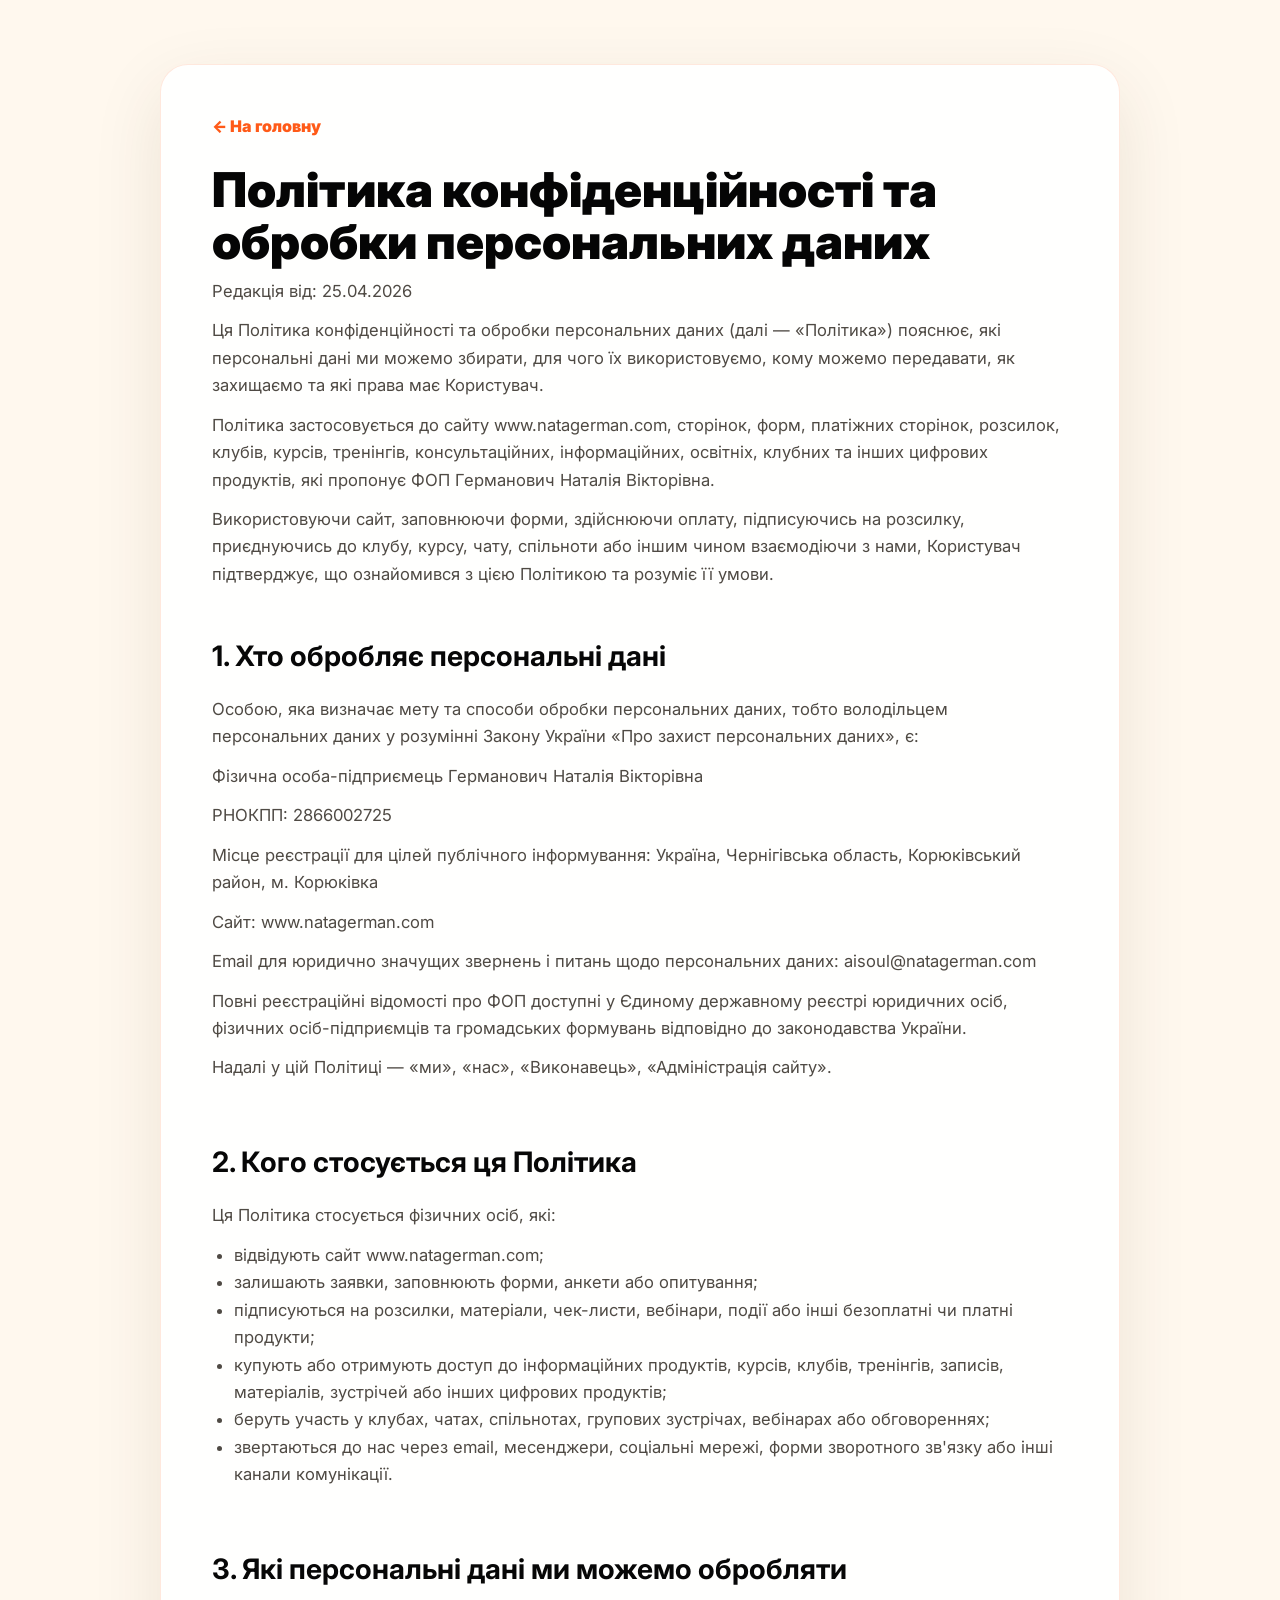
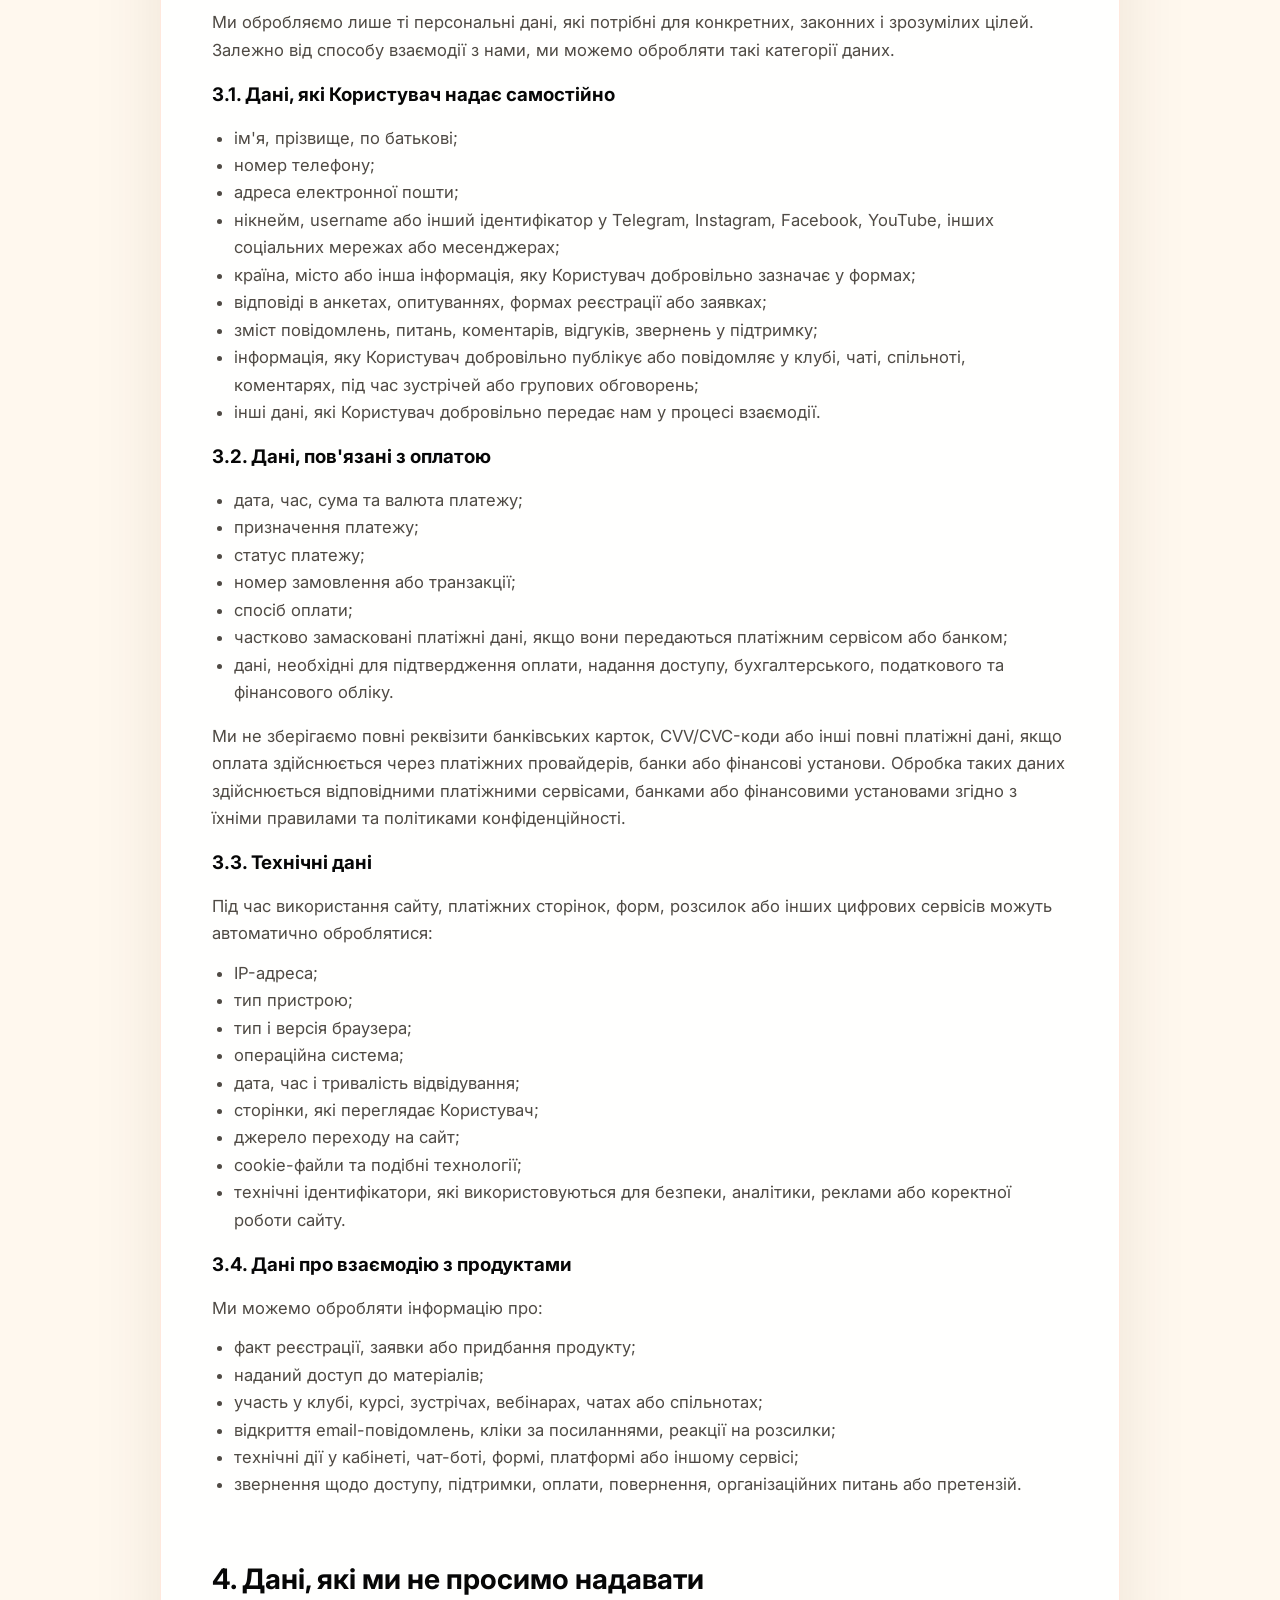
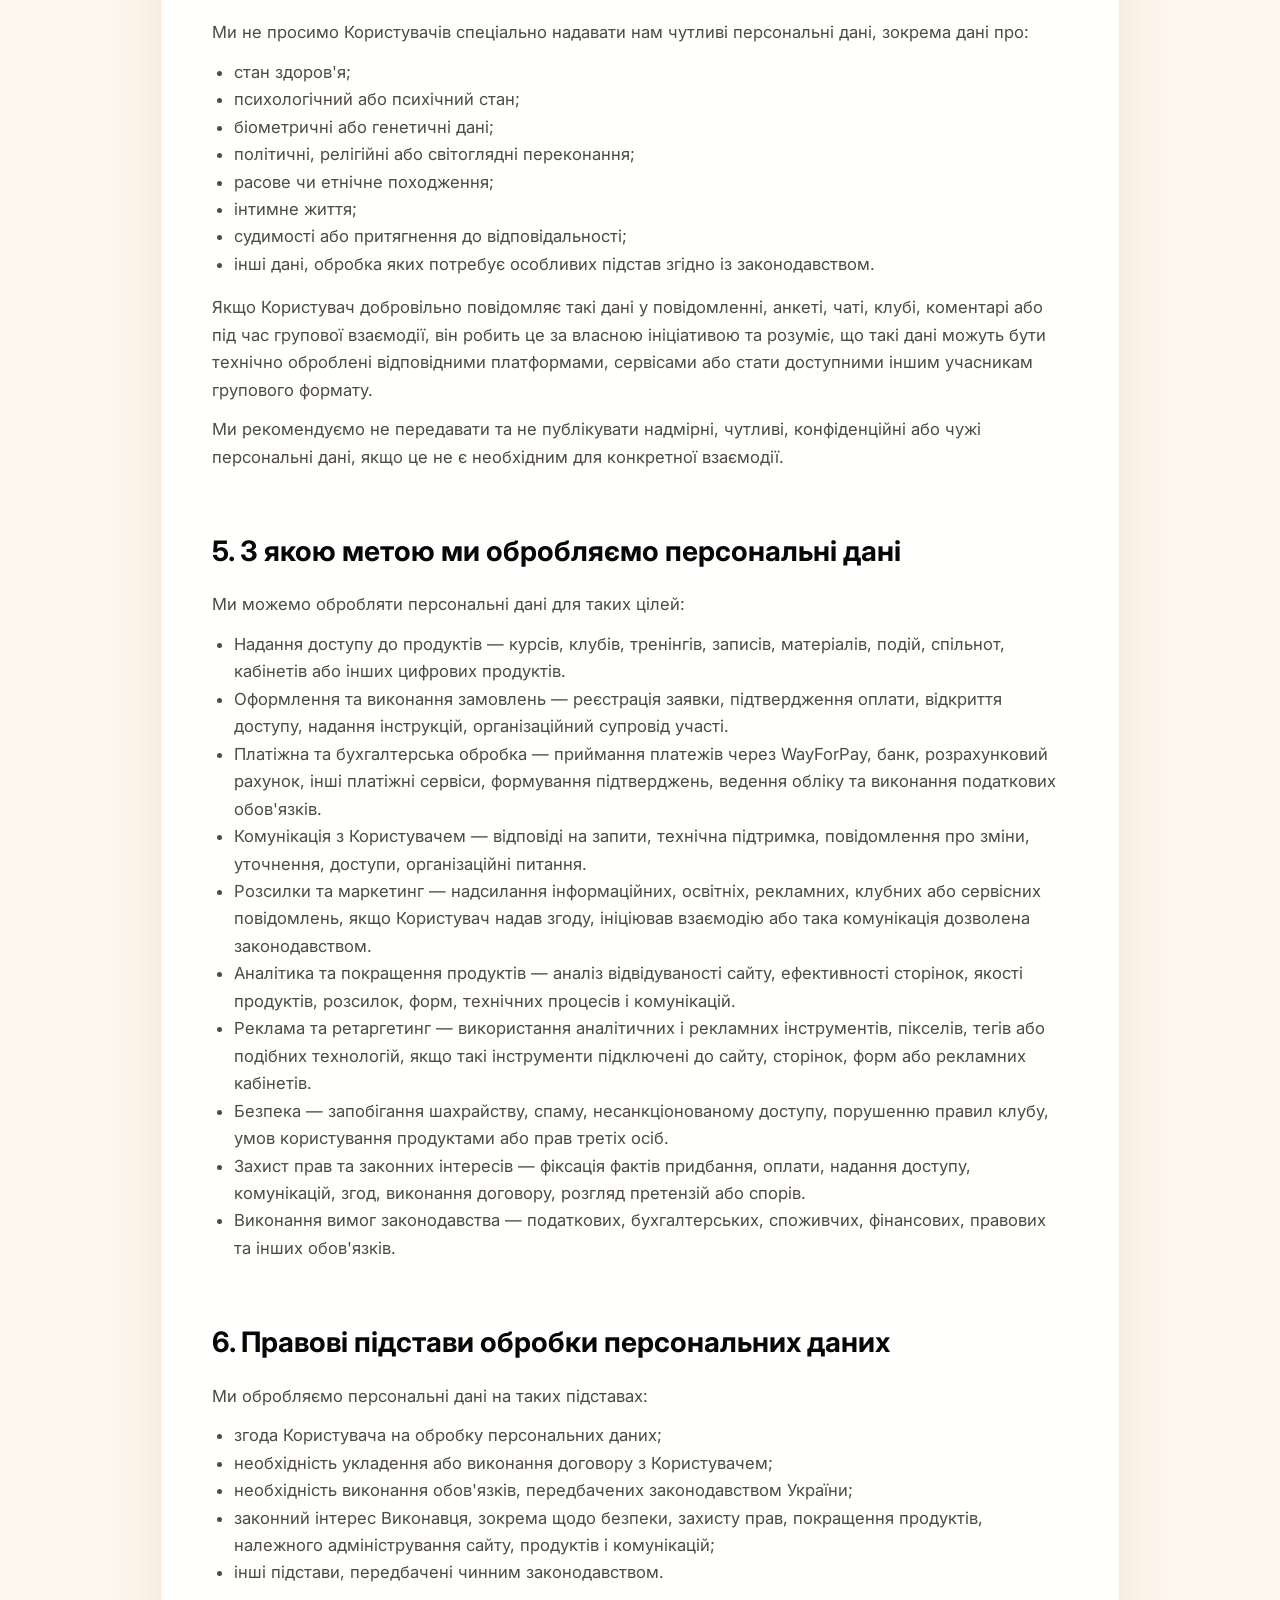
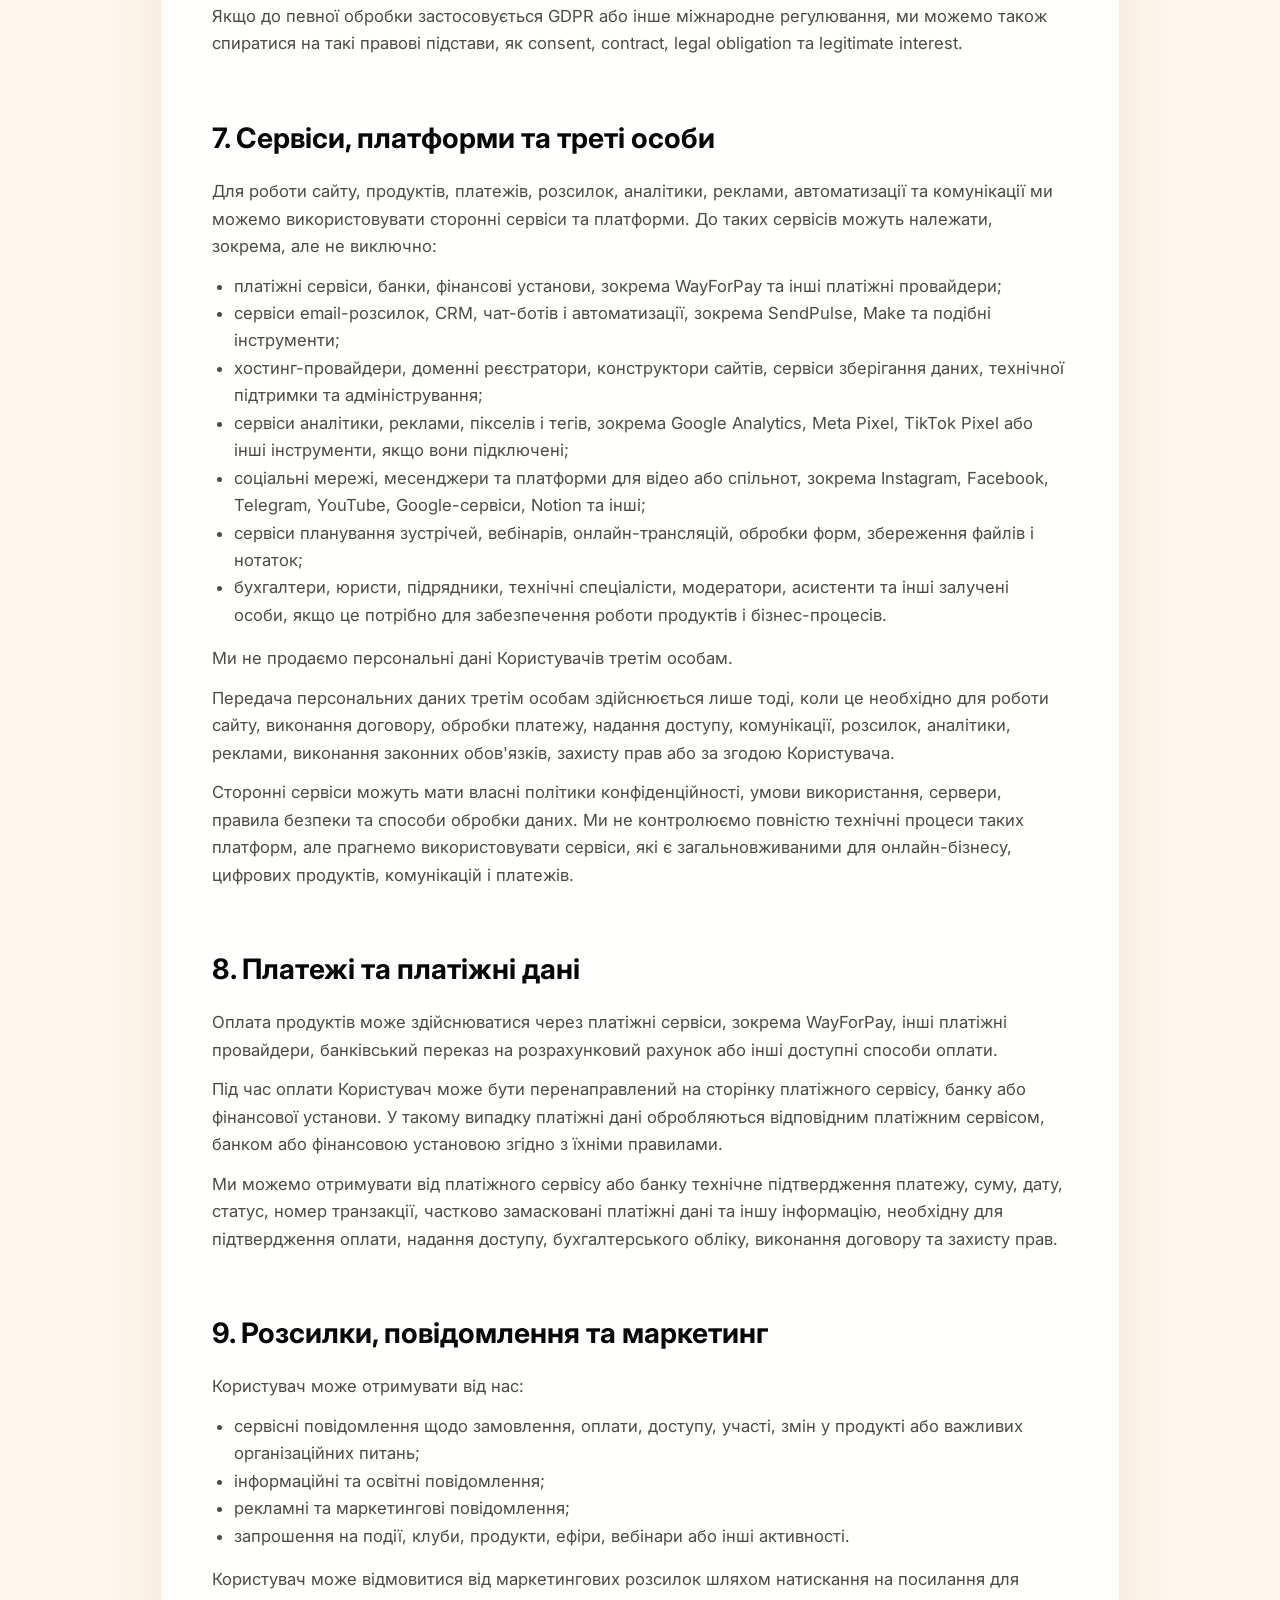
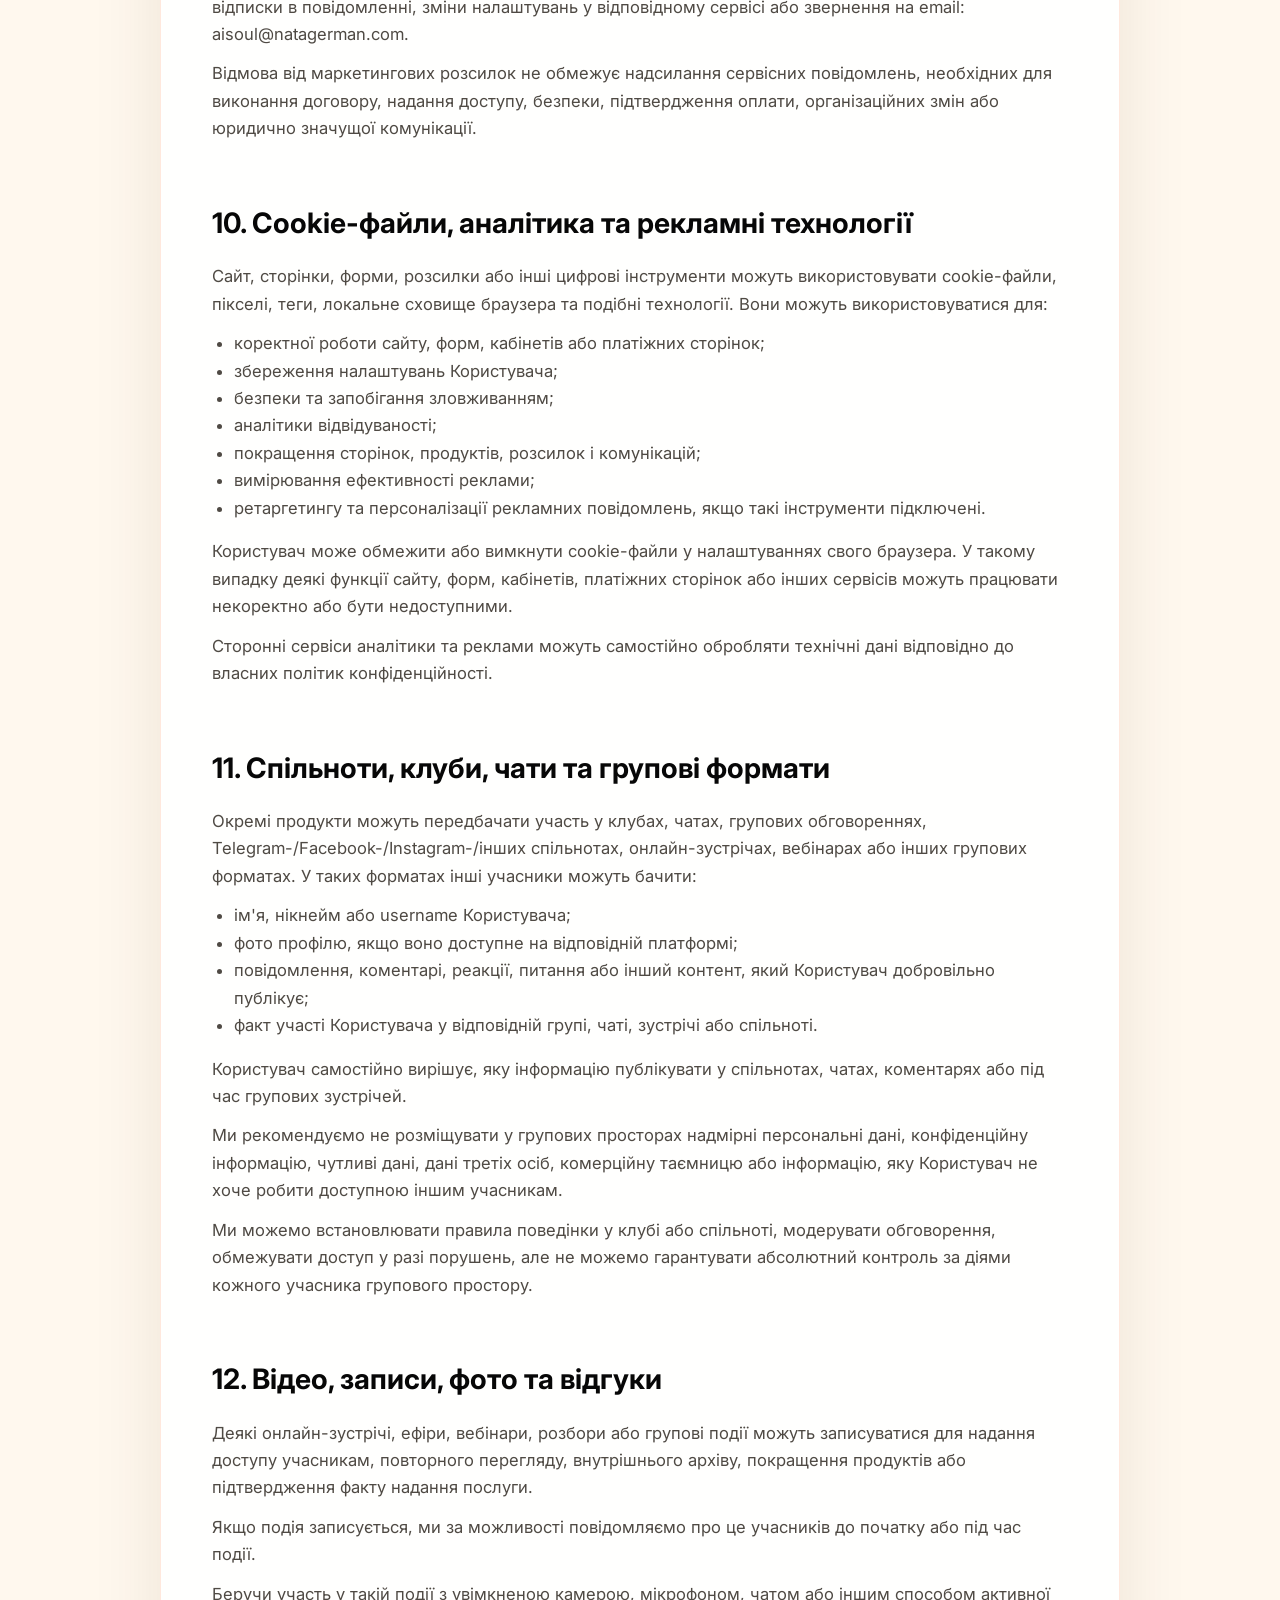
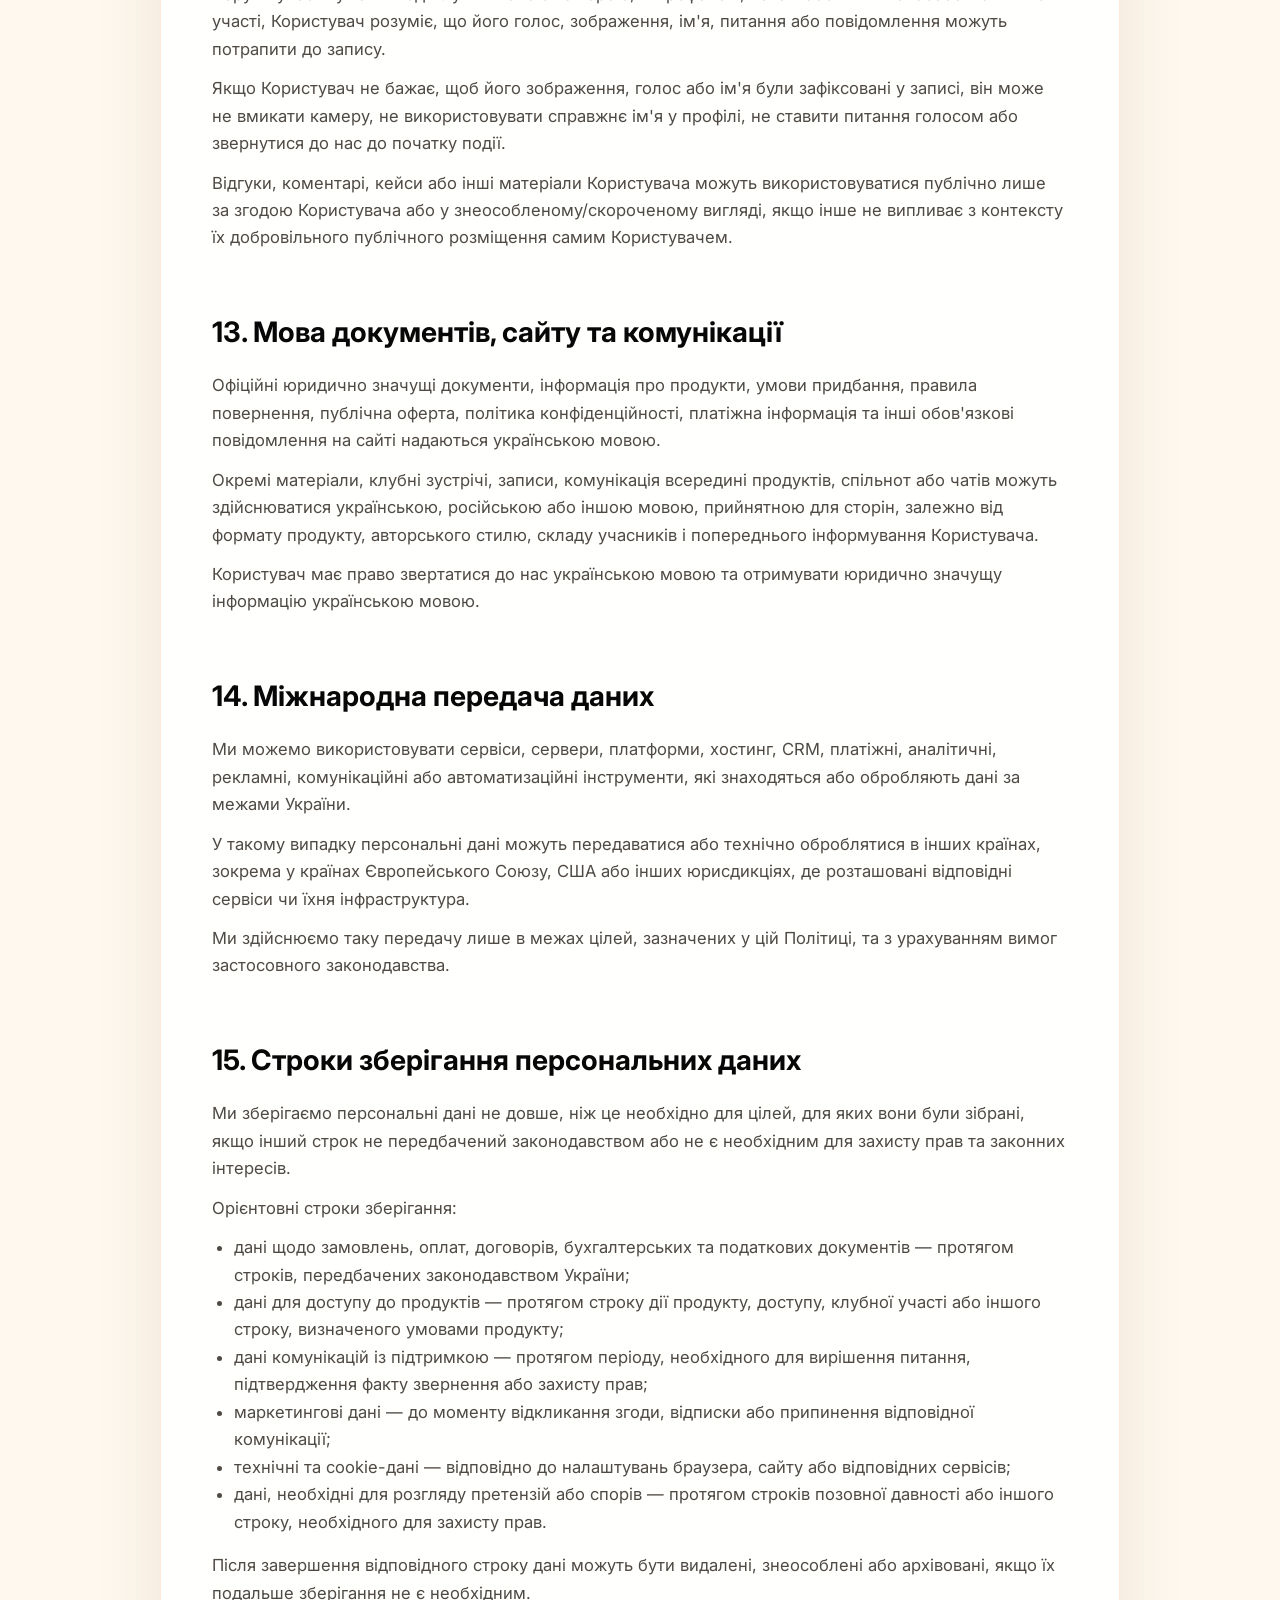
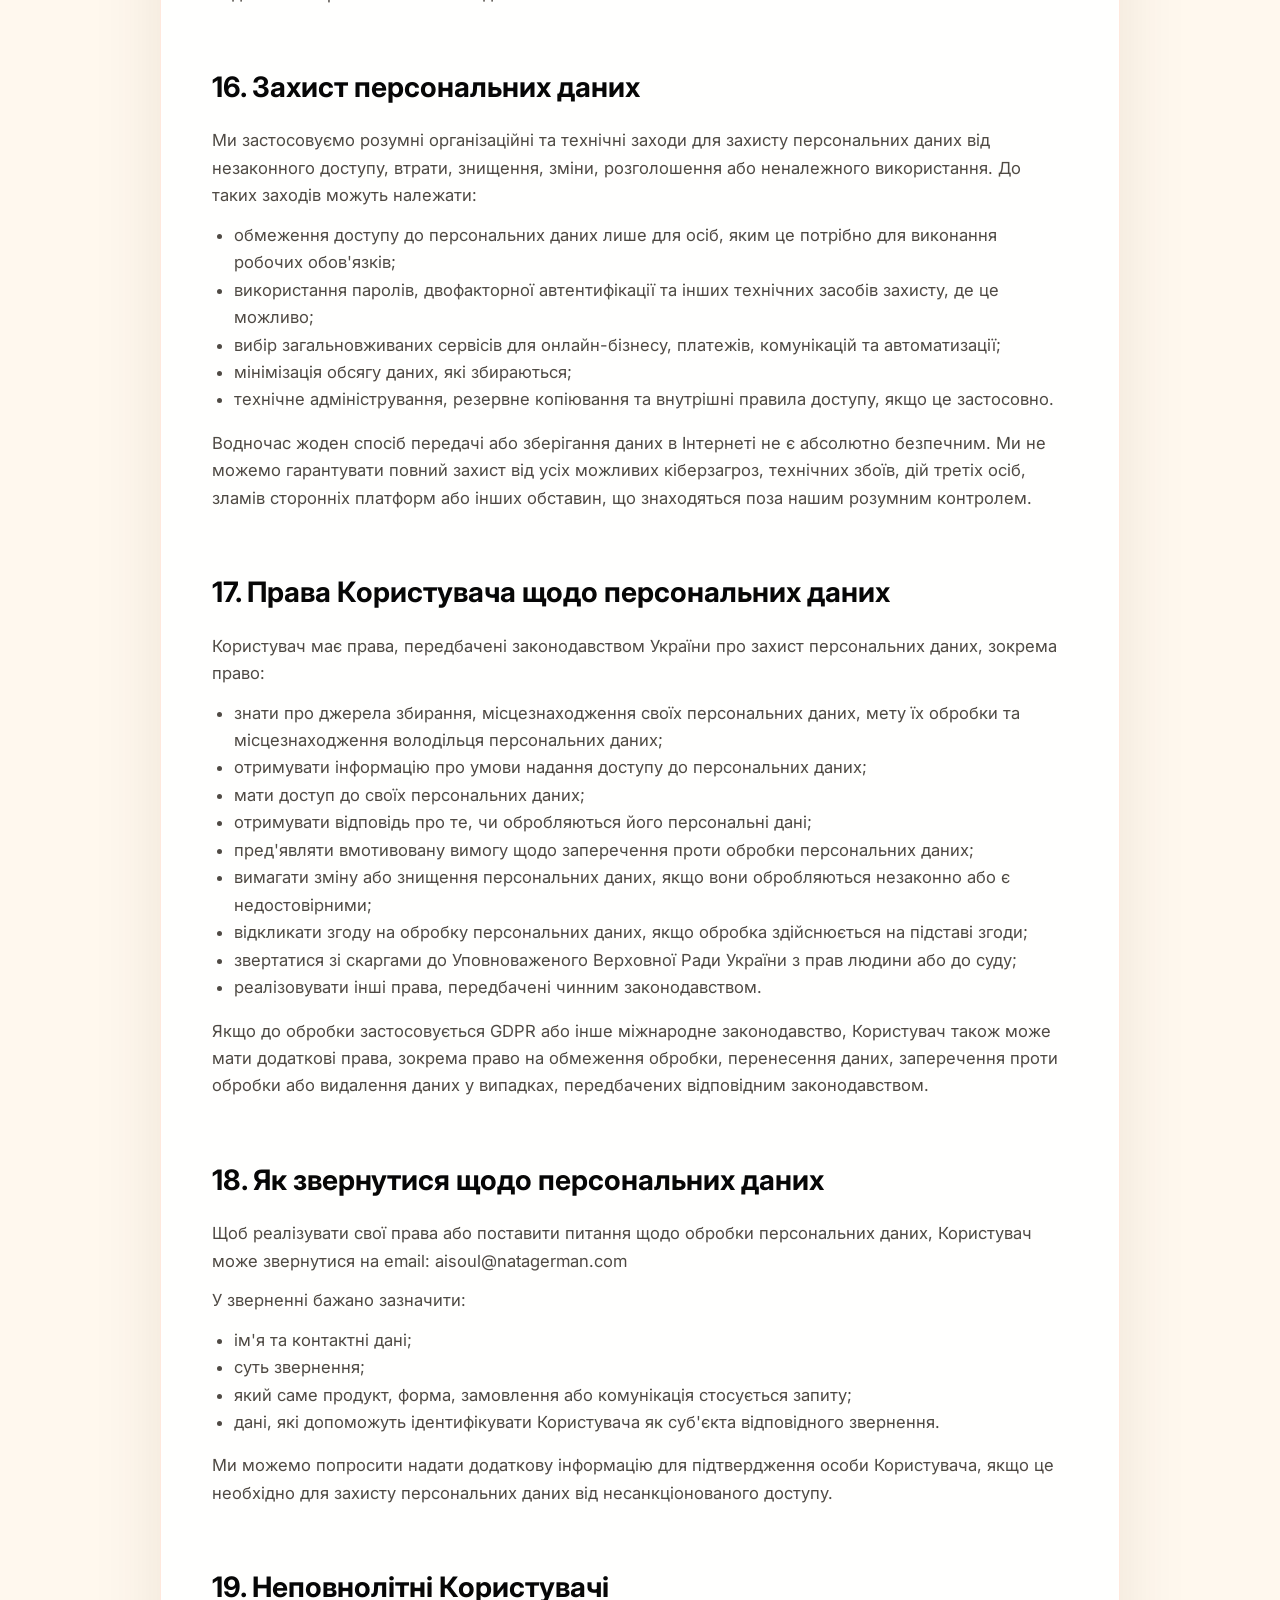
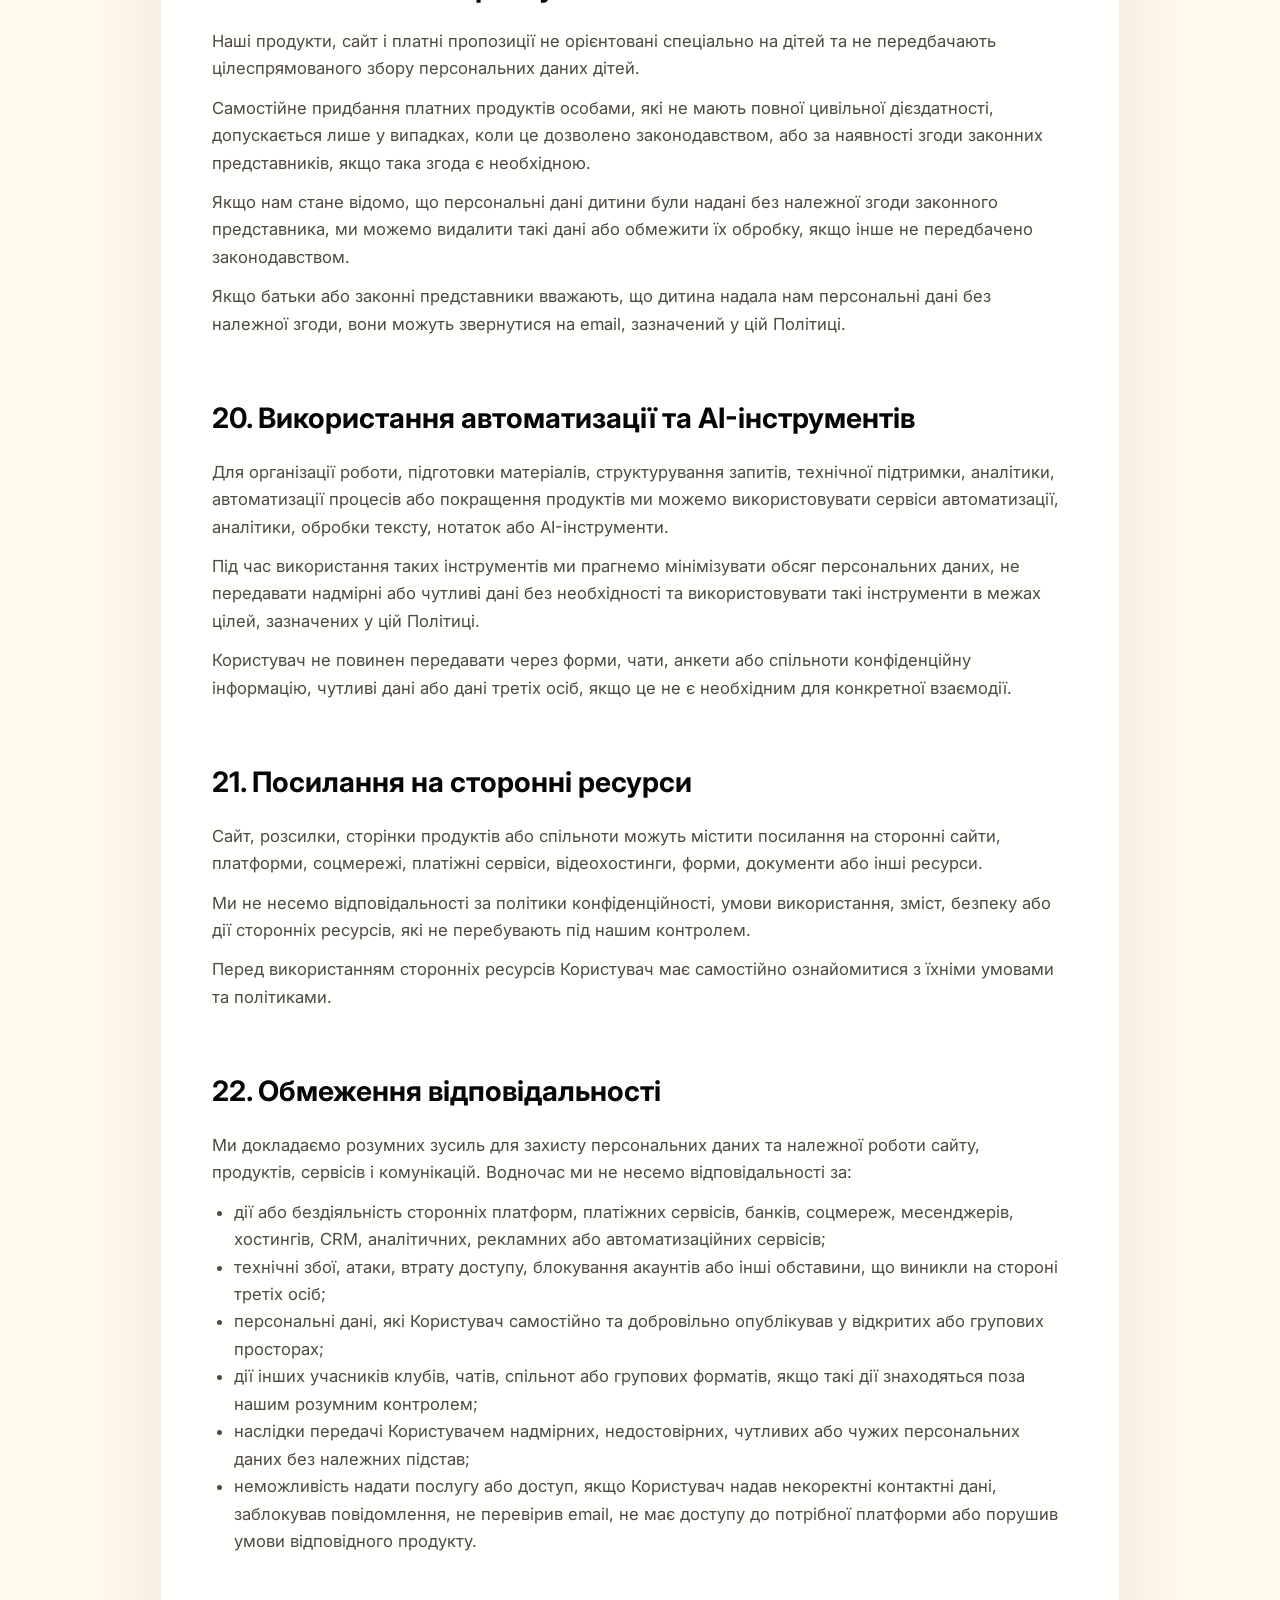
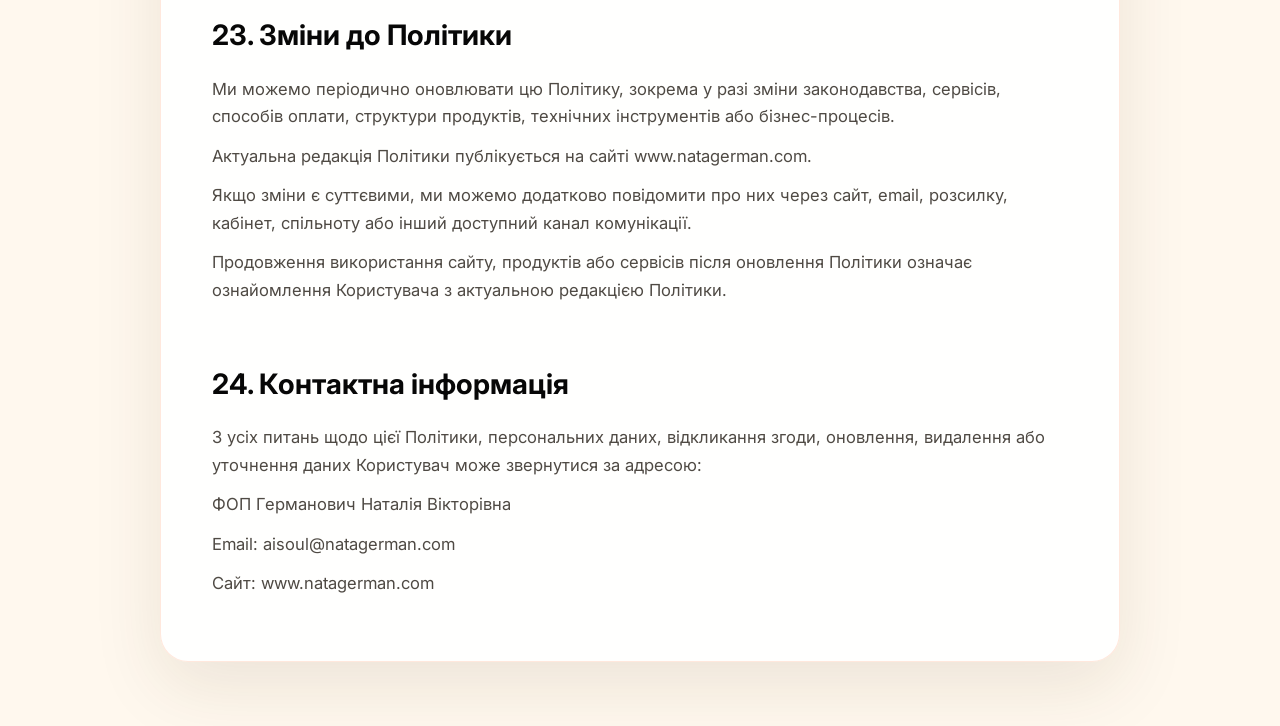
<file: ua/privacy.html>
<!DOCTYPE html>
<html lang="uk">
  <head>
    <meta charset="UTF-8" />
    <meta name="viewport" content="width=device-width, initial-scale=1.0" />
    <title>Політика конфіденційності та обробки персональних даних | One Person Business</title>
    <meta name="description" content="Політика конфіденційності та обробки персональних даних ФОП Германович Наталія Вікторівна." />
    <link rel="canonical" href="https://ua.one-person-business.club/privacy.html" />
    <link rel="icon" type="image/png" sizes="32x32" href="./assets/favicon-32.png" />
    <link rel="apple-touch-icon" sizes="180x180" href="./assets/apple-touch-icon.png" />
    <link rel="preconnect" href="https://fonts.googleapis.com" />
    <link rel="preconnect" href="https://fonts.gstatic.com" crossorigin />
    <link href="https://fonts.googleapis.com/css2?family=Inter:wght@400;500;600;700;800;900&display=swap" rel="stylesheet" />
    <link rel="stylesheet" href="./styles.css" />
  </head>
  <body class="legal-page">
    <main class="legal-document">
      <a class="legal-back" href="./">← На головну</a>
      <div class="max-w-3xl mx-auto px-6 md:px-12">
<h1 class="font-heading text-3xl md:text-5xl text-foreground mb-3 leading-tight">Політика конфіденційності та обробки персональних даних</h1>
<p class="text-sm text-body-light mb-12">Редакція від: 25.04.2026</p>
<div class="legal-content space-y-5 text-foreground/85 font-body leading-relaxed text-[15px] md:text-base">
<p class="mb-3">Ця Політика конфіденційності та обробки персональних даних (далі — «Політика») пояснює, які персональні дані ми можемо збирати, для чого їх використовуємо, кому можемо передавати, як захищаємо та які права має Користувач.</p>
<p class="mb-3">Політика застосовується до сайту www.natagerman.com, сторінок, форм, платіжних сторінок, розсилок, клубів, курсів, тренінгів, консультаційних, інформаційних, освітніх, клубних та інших цифрових продуктів, які пропонує ФОП Германович Наталія Вікторівна.</p>
<p class="mb-3">Використовуючи сайт, заповнюючи форми, здійснюючи оплату, підписуючись на розсилку, приєднуючись до клубу, курсу, чату, спільноти або іншим чином взаємодіючи з нами, Користувач підтверджує, що ознайомився з цією Політикою та розуміє її умови.</p>
<h2 class="font-heading text-2xl md:text-3xl text-foreground mt-12 mb-4 leading-snug">1. Хто обробляє персональні дані</h2>
<p class="mb-3">Особою, яка визначає мету та способи обробки персональних даних, тобто володільцем персональних даних у розумінні Закону України «Про захист персональних даних», є:</p>
<p class="mb-3">Фізична особа-підприємець Германович Наталія Вікторівна</p>
<p class="mb-3">РНОКПП: 2866002725</p>
<p class="mb-3">Місце реєстрації для цілей публічного інформування: Україна, Чернігівська область, Корюківський район, м. Корюківка</p>
<p class="mb-3">Сайт: www.natagerman.com</p>
<p class="mb-3">Email для юридично значущих звернень і питань щодо персональних даних: aisoul@natagerman.com</p>
<p class="mb-3">Повні реєстраційні відомості про ФОП доступні у Єдиному державному реєстрі юридичних осіб, фізичних осіб-підприємців та громадських формувань відповідно до законодавства України.</p>
<p class="mb-3">Надалі у цій Політиці — «ми», «нас», «Виконавець», «Адміністрація сайту».</p>
<h2 class="font-heading text-2xl md:text-3xl text-foreground mt-12 mb-4 leading-snug">2. Кого стосується ця Політика</h2>
<p class="mb-3">Ця Політика стосується фізичних осіб, які:</p>
<ul class="list-disc pl-6 space-y-1.5 mb-3 marker:text-foreground/40">
<li>відвідують сайт www.natagerman.com;</li>
<li>залишають заявки, заповнюють форми, анкети або опитування;</li>
<li>підписуються на розсилки, матеріали, чек-листи, вебінари, події або інші безоплатні чи платні продукти;</li>
<li>купують або отримують доступ до інформаційних продуктів, курсів, клубів, тренінгів, записів, матеріалів, зустрічей або інших цифрових продуктів;</li>
<li>беруть участь у клубах, чатах, спільнотах, групових зустрічах, вебінарах або обговореннях;</li>
<li>звертаються до нас через email, месенджери, соціальні мережі, форми зворотного зв'язку або інші канали комунікації.</li>
</ul>
<h2 class="font-heading text-2xl md:text-3xl text-foreground mt-12 mb-4 leading-snug">3. Які персональні дані ми можемо обробляти</h2>
<p class="mb-3">Ми обробляємо лише ті персональні дані, які потрібні для конкретних, законних і зрозумілих цілей. Залежно від способу взаємодії з нами, ми можемо обробляти такі категорії даних.</p>
<h3 class="font-body font-semibold text-lg text-foreground mt-6 mb-3">3.1. Дані, які Користувач надає самостійно</h3>
<ul class="list-disc pl-6 space-y-1.5 mb-3 marker:text-foreground/40">
<li>ім'я, прізвище, по батькові;</li>
<li>номер телефону;</li>
<li>адреса електронної пошти;</li>
<li>нікнейм, username або інший ідентифікатор у Telegram, Instagram, Facebook, YouTube, інших соціальних мережах або месенджерах;</li>
<li>країна, місто або інша інформація, яку Користувач добровільно зазначає у формах;</li>
<li>відповіді в анкетах, опитуваннях, формах реєстрації або заявках;</li>
<li>зміст повідомлень, питань, коментарів, відгуків, звернень у підтримку;</li>
<li>інформація, яку Користувач добровільно публікує або повідомляє у клубі, чаті, спільноті, коментарях, під час зустрічей або групових обговорень;</li>
<li>інші дані, які Користувач добровільно передає нам у процесі взаємодії.</li>
</ul>
<h3 class="font-body font-semibold text-lg text-foreground mt-6 mb-3">3.2. Дані, пов'язані з оплатою</h3>
<ul class="list-disc pl-6 space-y-1.5 mb-3 marker:text-foreground/40">
<li>дата, час, сума та валюта платежу;</li>
<li>призначення платежу;</li>
<li>статус платежу;</li>
<li>номер замовлення або транзакції;</li>
<li>спосіб оплати;</li>
<li>частково замасковані платіжні дані, якщо вони передаються платіжним сервісом або банком;</li>
<li>дані, необхідні для підтвердження оплати, надання доступу, бухгалтерського, податкового та фінансового обліку.</li>
</ul>
<p class="mb-3">Ми не зберігаємо повні реквізити банківських карток, CVV/CVC-коди або інші повні платіжні дані, якщо оплата здійснюється через платіжних провайдерів, банки або фінансові установи. Обробка таких даних здійснюється відповідними платіжними сервісами, банками або фінансовими установами згідно з їхніми правилами та політиками конфіденційності.</p>
<h3 class="font-body font-semibold text-lg text-foreground mt-6 mb-3">3.3. Технічні дані</h3>
<p class="mb-3">Під час використання сайту, платіжних сторінок, форм, розсилок або інших цифрових сервісів можуть автоматично оброблятися:</p>
<ul class="list-disc pl-6 space-y-1.5 mb-3 marker:text-foreground/40">
<li>IP-адреса;</li>
<li>тип пристрою;</li>
<li>тип і версія браузера;</li>
<li>операційна система;</li>
<li>дата, час і тривалість відвідування;</li>
<li>сторінки, які переглядає Користувач;</li>
<li>джерело переходу на сайт;</li>
<li>cookie-файли та подібні технології;</li>
<li>технічні ідентифікатори, які використовуються для безпеки, аналітики, реклами або коректної роботи сайту.</li>
</ul>
<h3 class="font-body font-semibold text-lg text-foreground mt-6 mb-3">3.4. Дані про взаємодію з продуктами</h3>
<p class="mb-3">Ми можемо обробляти інформацію про:</p>
<ul class="list-disc pl-6 space-y-1.5 mb-3 marker:text-foreground/40">
<li>факт реєстрації, заявки або придбання продукту;</li>
<li>наданий доступ до матеріалів;</li>
<li>участь у клубі, курсі, зустрічах, вебінарах, чатах або спільнотах;</li>
<li>відкриття email-повідомлень, кліки за посиланнями, реакції на розсилки;</li>
<li>технічні дії у кабінеті, чат-боті, формі, платформі або іншому сервісі;</li>
<li>звернення щодо доступу, підтримки, оплати, повернення, організаційних питань або претензій.</li>
</ul>
<h2 class="font-heading text-2xl md:text-3xl text-foreground mt-12 mb-4 leading-snug">4. Дані, які ми не просимо надавати</h2>
<p class="mb-3">Ми не просимо Користувачів спеціально надавати нам чутливі персональні дані, зокрема дані про:</p>
<ul class="list-disc pl-6 space-y-1.5 mb-3 marker:text-foreground/40">
<li>стан здоров'я;</li>
<li>психологічний або психічний стан;</li>
<li>біометричні або генетичні дані;</li>
<li>політичні, релігійні або світоглядні переконання;</li>
<li>расове чи етнічне походження;</li>
<li>інтимне життя;</li>
<li>судимості або притягнення до відповідальності;</li>
<li>інші дані, обробка яких потребує особливих підстав згідно із законодавством.</li>
</ul>
<p class="mb-3">Якщо Користувач добровільно повідомляє такі дані у повідомленні, анкеті, чаті, клубі, коментарі або під час групової взаємодії, він робить це за власною ініціативою та розуміє, що такі дані можуть бути технічно оброблені відповідними платформами, сервісами або стати доступними іншим учасникам групового формату.</p>
<p class="mb-3">Ми рекомендуємо не передавати та не публікувати надмірні, чутливі, конфіденційні або чужі персональні дані, якщо це не є необхідним для конкретної взаємодії.</p>
<h2 class="font-heading text-2xl md:text-3xl text-foreground mt-12 mb-4 leading-snug">5. З якою метою ми обробляємо персональні дані</h2>
<p class="mb-3">Ми можемо обробляти персональні дані для таких цілей:</p>
<ul class="list-disc pl-6 space-y-1.5 mb-3 marker:text-foreground/40">
<li>Надання доступу до продуктів — курсів, клубів, тренінгів, записів, матеріалів, подій, спільнот, кабінетів або інших цифрових продуктів.</li>
<li>Оформлення та виконання замовлень — реєстрація заявки, підтвердження оплати, відкриття доступу, надання інструкцій, організаційний супровід участі.</li>
<li>Платіжна та бухгалтерська обробка — приймання платежів через WayForPay, банк, розрахунковий рахунок, інші платіжні сервіси, формування підтверджень, ведення обліку та виконання податкових обов'язків.</li>
<li>Комунікація з Користувачем — відповіді на запити, технічна підтримка, повідомлення про зміни, уточнення, доступи, організаційні питання.</li>
<li>Розсилки та маркетинг — надсилання інформаційних, освітніх, рекламних, клубних або сервісних повідомлень, якщо Користувач надав згоду, ініціював взаємодію або така комунікація дозволена законодавством.</li>
<li>Аналітика та покращення продуктів — аналіз відвідуваності сайту, ефективності сторінок, якості продуктів, розсилок, форм, технічних процесів і комунікацій.</li>
<li>Реклама та ретаргетинг — використання аналітичних і рекламних інструментів, пікселів, тегів або подібних технологій, якщо такі інструменти підключені до сайту, сторінок, форм або рекламних кабінетів.</li>
<li>Безпека — запобігання шахрайству, спаму, несанкціонованому доступу, порушенню правил клубу, умов користування продуктами або прав третіх осіб.</li>
<li>Захист прав та законних інтересів — фіксація фактів придбання, оплати, надання доступу, комунікацій, згод, виконання договору, розгляд претензій або спорів.</li>
<li>Виконання вимог законодавства — податкових, бухгалтерських, споживчих, фінансових, правових та інших обов'язків.</li>
</ul>
<h2 class="font-heading text-2xl md:text-3xl text-foreground mt-12 mb-4 leading-snug">6. Правові підстави обробки персональних даних</h2>
<p class="mb-3">Ми обробляємо персональні дані на таких підставах:</p>
<ul class="list-disc pl-6 space-y-1.5 mb-3 marker:text-foreground/40">
<li>згода Користувача на обробку персональних даних;</li>
<li>необхідність укладення або виконання договору з Користувачем;</li>
<li>необхідність виконання обов'язків, передбачених законодавством України;</li>
<li>законний інтерес Виконавця, зокрема щодо безпеки, захисту прав, покращення продуктів, належного адміністрування сайту, продуктів і комунікацій;</li>
<li>інші підстави, передбачені чинним законодавством.</li>
</ul>
<p class="mb-3">Якщо до певної обробки застосовується GDPR або інше міжнародне регулювання, ми можемо також спиратися на такі правові підстави, як consent, contract, legal obligation та legitimate interest.</p>
<h2 class="font-heading text-2xl md:text-3xl text-foreground mt-12 mb-4 leading-snug">7. Сервіси, платформи та треті особи</h2>
<p class="mb-3">Для роботи сайту, продуктів, платежів, розсилок, аналітики, реклами, автоматизації та комунікації ми можемо використовувати сторонні сервіси та платформи. До таких сервісів можуть належати, зокрема, але не виключно:</p>
<ul class="list-disc pl-6 space-y-1.5 mb-3 marker:text-foreground/40">
<li>платіжні сервіси, банки, фінансові установи, зокрема WayForPay та інші платіжні провайдери;</li>
<li>сервіси email-розсилок, CRM, чат-ботів і автоматизації, зокрема SendPulse, Make та подібні інструменти;</li>
<li>хостинг-провайдери, доменні реєстратори, конструктори сайтів, сервіси зберігання даних, технічної підтримки та адміністрування;</li>
<li>сервіси аналітики, реклами, пікселів і тегів, зокрема Google Analytics, Meta Pixel, TikTok Pixel або інші інструменти, якщо вони підключені;</li>
<li>соціальні мережі, месенджери та платформи для відео або спільнот, зокрема Instagram, Facebook, Telegram, YouTube, Google-сервіси, Notion та інші;</li>
<li>сервіси планування зустрічей, вебінарів, онлайн-трансляцій, обробки форм, збереження файлів і нотаток;</li>
<li>бухгалтери, юристи, підрядники, технічні спеціалісти, модератори, асистенти та інші залучені особи, якщо це потрібно для забезпечення роботи продуктів і бізнес-процесів.</li>
</ul>
<p class="mb-3">Ми не продаємо персональні дані Користувачів третім особам.</p>
<p class="mb-3">Передача персональних даних третім особам здійснюється лише тоді, коли це необхідно для роботи сайту, виконання договору, обробки платежу, надання доступу, комунікації, розсилок, аналітики, реклами, виконання законних обов'язків, захисту прав або за згодою Користувача.</p>
<p class="mb-3">Сторонні сервіси можуть мати власні політики конфіденційності, умови використання, сервери, правила безпеки та способи обробки даних. Ми не контролюємо повністю технічні процеси таких платформ, але прагнемо використовувати сервіси, які є загальновживаними для онлайн-бізнесу, цифрових продуктів, комунікацій і платежів.</p>
<h2 class="font-heading text-2xl md:text-3xl text-foreground mt-12 mb-4 leading-snug">8. Платежі та платіжні дані</h2>
<p class="mb-3">Оплата продуктів може здійснюватися через платіжні сервіси, зокрема WayForPay, інші платіжні провайдери, банківський переказ на розрахунковий рахунок або інші доступні способи оплати.</p>
<p class="mb-3">Під час оплати Користувач може бути перенаправлений на сторінку платіжного сервісу, банку або фінансової установи. У такому випадку платіжні дані обробляються відповідним платіжним сервісом, банком або фінансовою установою згідно з їхніми правилами.</p>
<p class="mb-3">Ми можемо отримувати від платіжного сервісу або банку технічне підтвердження платежу, суму, дату, статус, номер транзакції, частково замасковані платіжні дані та іншу інформацію, необхідну для підтвердження оплати, надання доступу, бухгалтерського обліку, виконання договору та захисту прав.</p>
<h2 class="font-heading text-2xl md:text-3xl text-foreground mt-12 mb-4 leading-snug">9. Розсилки, повідомлення та маркетинг</h2>
<p class="mb-3">Користувач може отримувати від нас:</p>
<ul class="list-disc pl-6 space-y-1.5 mb-3 marker:text-foreground/40">
<li>сервісні повідомлення щодо замовлення, оплати, доступу, участі, змін у продукті або важливих організаційних питань;</li>
<li>інформаційні та освітні повідомлення;</li>
<li>рекламні та маркетингові повідомлення;</li>
<li>запрошення на події, клуби, продукти, ефіри, вебінари або інші активності.</li>
</ul>
<p class="mb-3">Користувач може відмовитися від маркетингових розсилок шляхом натискання на посилання для відписки в повідомленні, зміни налаштувань у відповідному сервісі або звернення на email: aisoul@natagerman.com.</p>
<p class="mb-3">Відмова від маркетингових розсилок не обмежує надсилання сервісних повідомлень, необхідних для виконання договору, надання доступу, безпеки, підтвердження оплати, організаційних змін або юридично значущої комунікації.</p>
<h2 class="font-heading text-2xl md:text-3xl text-foreground mt-12 mb-4 leading-snug">10. Cookie-файли, аналітика та рекламні технології</h2>
<p class="mb-3">Сайт, сторінки, форми, розсилки або інші цифрові інструменти можуть використовувати cookie-файли, пікселі, теги, локальне сховище браузера та подібні технології. Вони можуть використовуватися для:</p>
<ul class="list-disc pl-6 space-y-1.5 mb-3 marker:text-foreground/40">
<li>коректної роботи сайту, форм, кабінетів або платіжних сторінок;</li>
<li>збереження налаштувань Користувача;</li>
<li>безпеки та запобігання зловживанням;</li>
<li>аналітики відвідуваності;</li>
<li>покращення сторінок, продуктів, розсилок і комунікацій;</li>
<li>вимірювання ефективності реклами;</li>
<li>ретаргетингу та персоналізації рекламних повідомлень, якщо такі інструменти підключені.</li>
</ul>
<p class="mb-3">Користувач може обмежити або вимкнути cookie-файли у налаштуваннях свого браузера. У такому випадку деякі функції сайту, форм, кабінетів, платіжних сторінок або інших сервісів можуть працювати некоректно або бути недоступними.</p>
<p class="mb-3">Сторонні сервіси аналітики та реклами можуть самостійно обробляти технічні дані відповідно до власних політик конфіденційності.</p>
<h2 class="font-heading text-2xl md:text-3xl text-foreground mt-12 mb-4 leading-snug">11. Спільноти, клуби, чати та групові формати</h2>
<p class="mb-3">Окремі продукти можуть передбачати участь у клубах, чатах, групових обговореннях, Telegram-/Facebook-/Instagram-/інших спільнотах, онлайн-зустрічах, вебінарах або інших групових форматах. У таких форматах інші учасники можуть бачити:</p>
<ul class="list-disc pl-6 space-y-1.5 mb-3 marker:text-foreground/40">
<li>ім'я, нікнейм або username Користувача;</li>
<li>фото профілю, якщо воно доступне на відповідній платформі;</li>
<li>повідомлення, коментарі, реакції, питання або інший контент, який Користувач добровільно публікує;</li>
<li>факт участі Користувача у відповідній групі, чаті, зустрічі або спільноті.</li>
</ul>
<p class="mb-3">Користувач самостійно вирішує, яку інформацію публікувати у спільнотах, чатах, коментарях або під час групових зустрічей.</p>
<p class="mb-3">Ми рекомендуємо не розміщувати у групових просторах надмірні персональні дані, конфіденційну інформацію, чутливі дані, дані третіх осіб, комерційну таємницю або інформацію, яку Користувач не хоче робити доступною іншим учасникам.</p>
<p class="mb-3">Ми можемо встановлювати правила поведінки у клубі або спільноті, модерувати обговорення, обмежувати доступ у разі порушень, але не можемо гарантувати абсолютний контроль за діями кожного учасника групового простору.</p>
<h2 class="font-heading text-2xl md:text-3xl text-foreground mt-12 mb-4 leading-snug">12. Відео, записи, фото та відгуки</h2>
<p class="mb-3">Деякі онлайн-зустрічі, ефіри, вебінари, розбори або групові події можуть записуватися для надання доступу учасникам, повторного перегляду, внутрішнього архіву, покращення продуктів або підтвердження факту надання послуги.</p>
<p class="mb-3">Якщо подія записується, ми за можливості повідомляємо про це учасників до початку або під час події.</p>
<p class="mb-3">Беручи участь у такій події з увімкненою камерою, мікрофоном, чатом або іншим способом активної участі, Користувач розуміє, що його голос, зображення, ім'я, питання або повідомлення можуть потрапити до запису.</p>
<p class="mb-3">Якщо Користувач не бажає, щоб його зображення, голос або ім'я були зафіксовані у записі, він може не вмикати камеру, не використовувати справжнє ім'я у профілі, не ставити питання голосом або звернутися до нас до початку події.</p>
<p class="mb-3">Відгуки, коментарі, кейси або інші матеріали Користувача можуть використовуватися публічно лише за згодою Користувача або у знеособленому/скороченому вигляді, якщо інше не випливає з контексту їх добровільного публічного розміщення самим Користувачем.</p>
<h2 class="font-heading text-2xl md:text-3xl text-foreground mt-12 mb-4 leading-snug">13. Мова документів, сайту та комунікації</h2>
<p class="mb-3">Офіційні юридично значущі документи, інформація про продукти, умови придбання, правила повернення, публічна оферта, політика конфіденційності, платіжна інформація та інші обов'язкові повідомлення на сайті надаються українською мовою.</p>
<p class="mb-3">Окремі матеріали, клубні зустрічі, записи, комунікація всередині продуктів, спільнот або чатів можуть здійснюватися українською, російською або іншою мовою, прийнятною для сторін, залежно від формату продукту, авторського стилю, складу учасників і попереднього інформування Користувача.</p>
<p class="mb-3">Користувач має право звертатися до нас українською мовою та отримувати юридично значущу інформацію українською мовою.</p>
<h2 class="font-heading text-2xl md:text-3xl text-foreground mt-12 mb-4 leading-snug">14. Міжнародна передача даних</h2>
<p class="mb-3">Ми можемо використовувати сервіси, сервери, платформи, хостинг, CRM, платіжні, аналітичні, рекламні, комунікаційні або автоматизаційні інструменти, які знаходяться або обробляють дані за межами України.</p>
<p class="mb-3">У такому випадку персональні дані можуть передаватися або технічно оброблятися в інших країнах, зокрема у країнах Європейського Союзу, США або інших юрисдикціях, де розташовані відповідні сервіси чи їхня інфраструктура.</p>
<p class="mb-3">Ми здійснюємо таку передачу лише в межах цілей, зазначених у цій Політиці, та з урахуванням вимог застосовного законодавства.</p>
<h2 class="font-heading text-2xl md:text-3xl text-foreground mt-12 mb-4 leading-snug">15. Строки зберігання персональних даних</h2>
<p class="mb-3">Ми зберігаємо персональні дані не довше, ніж це необхідно для цілей, для яких вони були зібрані, якщо інший строк не передбачений законодавством або не є необхідним для захисту прав та законних інтересів.</p>
<p class="mb-3">Орієнтовні строки зберігання:</p>
<ul class="list-disc pl-6 space-y-1.5 mb-3 marker:text-foreground/40">
<li>дані щодо замовлень, оплат, договорів, бухгалтерських та податкових документів — протягом строків, передбачених законодавством України;</li>
<li>дані для доступу до продуктів — протягом строку дії продукту, доступу, клубної участі або іншого строку, визначеного умовами продукту;</li>
<li>дані комунікацій із підтримкою — протягом періоду, необхідного для вирішення питання, підтвердження факту звернення або захисту прав;</li>
<li>маркетингові дані — до моменту відкликання згоди, відписки або припинення відповідної комунікації;</li>
<li>технічні та cookie-дані — відповідно до налаштувань браузера, сайту або відповідних сервісів;</li>
<li>дані, необхідні для розгляду претензій або спорів — протягом строків позовної давності або іншого строку, необхідного для захисту прав.</li>
</ul>
<p class="mb-3">Після завершення відповідного строку дані можуть бути видалені, знеособлені або архівовані, якщо їх подальше зберігання не є необхідним.</p>
<h2 class="font-heading text-2xl md:text-3xl text-foreground mt-12 mb-4 leading-snug">16. Захист персональних даних</h2>
<p class="mb-3">Ми застосовуємо розумні організаційні та технічні заходи для захисту персональних даних від незаконного доступу, втрати, знищення, зміни, розголошення або неналежного використання. До таких заходів можуть належати:</p>
<ul class="list-disc pl-6 space-y-1.5 mb-3 marker:text-foreground/40">
<li>обмеження доступу до персональних даних лише для осіб, яким це потрібно для виконання робочих обов'язків;</li>
<li>використання паролів, двофакторної автентифікації та інших технічних засобів захисту, де це можливо;</li>
<li>вибір загальновживаних сервісів для онлайн-бізнесу, платежів, комунікацій та автоматизації;</li>
<li>мінімізація обсягу даних, які збираються;</li>
<li>технічне адміністрування, резервне копіювання та внутрішні правила доступу, якщо це застосовно.</li>
</ul>
<p class="mb-3">Водночас жоден спосіб передачі або зберігання даних в Інтернеті не є абсолютно безпечним. Ми не можемо гарантувати повний захист від усіх можливих кіберзагроз, технічних збоїв, дій третіх осіб, зламів сторонніх платформ або інших обставин, що знаходяться поза нашим розумним контролем.</p>
<h2 class="font-heading text-2xl md:text-3xl text-foreground mt-12 mb-4 leading-snug">17. Права Користувача щодо персональних даних</h2>
<p class="mb-3">Користувач має права, передбачені законодавством України про захист персональних даних, зокрема право:</p>
<ul class="list-disc pl-6 space-y-1.5 mb-3 marker:text-foreground/40">
<li>знати про джерела збирання, місцезнаходження своїх персональних даних, мету їх обробки та місцезнаходження володільця персональних даних;</li>
<li>отримувати інформацію про умови надання доступу до персональних даних;</li>
<li>мати доступ до своїх персональних даних;</li>
<li>отримувати відповідь про те, чи обробляються його персональні дані;</li>
<li>пред'являти вмотивовану вимогу щодо заперечення проти обробки персональних даних;</li>
<li>вимагати зміну або знищення персональних даних, якщо вони обробляються незаконно або є недостовірними;</li>
<li>відкликати згоду на обробку персональних даних, якщо обробка здійснюється на підставі згоди;</li>
<li>звертатися зі скаргами до Уповноваженого Верховної Ради України з прав людини або до суду;</li>
<li>реалізовувати інші права, передбачені чинним законодавством.</li>
</ul>
<p class="mb-3">Якщо до обробки застосовується GDPR або інше міжнародне законодавство, Користувач також може мати додаткові права, зокрема право на обмеження обробки, перенесення даних, заперечення проти обробки або видалення даних у випадках, передбачених відповідним законодавством.</p>
<h2 class="font-heading text-2xl md:text-3xl text-foreground mt-12 mb-4 leading-snug">18. Як звернутися щодо персональних даних</h2>
<p class="mb-3">Щоб реалізувати свої права або поставити питання щодо обробки персональних даних, Користувач може звернутися на email: aisoul@natagerman.com</p>
<p class="mb-3">У зверненні бажано зазначити:</p>
<ul class="list-disc pl-6 space-y-1.5 mb-3 marker:text-foreground/40">
<li>ім'я та контактні дані;</li>
<li>суть звернення;</li>
<li>який саме продукт, форма, замовлення або комунікація стосується запиту;</li>
<li>дані, які допоможуть ідентифікувати Користувача як суб'єкта відповідного звернення.</li>
</ul>
<p class="mb-3">Ми можемо попросити надати додаткову інформацію для підтвердження особи Користувача, якщо це необхідно для захисту персональних даних від несанкціонованого доступу.</p>
<h2 class="font-heading text-2xl md:text-3xl text-foreground mt-12 mb-4 leading-snug">19. Неповнолітні Користувачі</h2>
<p class="mb-3">Наші продукти, сайт і платні пропозиції не орієнтовані спеціально на дітей та не передбачають цілеспрямованого збору персональних даних дітей.</p>
<p class="mb-3">Самостійне придбання платних продуктів особами, які не мають повної цивільної дієздатності, допускається лише у випадках, коли це дозволено законодавством, або за наявності згоди законних представників, якщо така згода є необхідною.</p>
<p class="mb-3">Якщо нам стане відомо, що персональні дані дитини були надані без належної згоди законного представника, ми можемо видалити такі дані або обмежити їх обробку, якщо інше не передбачено законодавством.</p>
<p class="mb-3">Якщо батьки або законні представники вважають, що дитина надала нам персональні дані без належної згоди, вони можуть звернутися на email, зазначений у цій Політиці.</p>
<h2 class="font-heading text-2xl md:text-3xl text-foreground mt-12 mb-4 leading-snug">20. Використання автоматизації та AI-інструментів</h2>
<p class="mb-3">Для організації роботи, підготовки матеріалів, структурування запитів, технічної підтримки, аналітики, автоматизації процесів або покращення продуктів ми можемо використовувати сервіси автоматизації, аналітики, обробки тексту, нотаток або AI-інструменти.</p>
<p class="mb-3">Під час використання таких інструментів ми прагнемо мінімізувати обсяг персональних даних, не передавати надмірні або чутливі дані без необхідності та використовувати такі інструменти в межах цілей, зазначених у цій Політиці.</p>
<p class="mb-3">Користувач не повинен передавати через форми, чати, анкети або спільноти конфіденційну інформацію, чутливі дані або дані третіх осіб, якщо це не є необхідним для конкретної взаємодії.</p>
<h2 class="font-heading text-2xl md:text-3xl text-foreground mt-12 mb-4 leading-snug">21. Посилання на сторонні ресурси</h2>
<p class="mb-3">Сайт, розсилки, сторінки продуктів або спільноти можуть містити посилання на сторонні сайти, платформи, соцмережі, платіжні сервіси, відеохостинги, форми, документи або інші ресурси.</p>
<p class="mb-3">Ми не несемо відповідальності за політики конфіденційності, умови використання, зміст, безпеку або дії сторонніх ресурсів, які не перебувають під нашим контролем.</p>
<p class="mb-3">Перед використанням сторонніх ресурсів Користувач має самостійно ознайомитися з їхніми умовами та політиками.</p>
<h2 class="font-heading text-2xl md:text-3xl text-foreground mt-12 mb-4 leading-snug">22. Обмеження відповідальності</h2>
<p class="mb-3">Ми докладаємо розумних зусиль для захисту персональних даних та належної роботи сайту, продуктів, сервісів і комунікацій. Водночас ми не несемо відповідальності за:</p>
<ul class="list-disc pl-6 space-y-1.5 mb-3 marker:text-foreground/40">
<li>дії або бездіяльність сторонніх платформ, платіжних сервісів, банків, соцмереж, месенджерів, хостингів, CRM, аналітичних, рекламних або автоматизаційних сервісів;</li>
<li>технічні збої, атаки, втрату доступу, блокування акаунтів або інші обставини, що виникли на стороні третіх осіб;</li>
<li>персональні дані, які Користувач самостійно та добровільно опублікував у відкритих або групових просторах;</li>
<li>дії інших учасників клубів, чатів, спільнот або групових форматів, якщо такі дії знаходяться поза нашим розумним контролем;</li>
<li>наслідки передачі Користувачем надмірних, недостовірних, чутливих або чужих персональних даних без належних підстав;</li>
<li>неможливість надати послугу або доступ, якщо Користувач надав некоректні контактні дані, заблокував повідомлення, не перевірив email, не має доступу до потрібної платформи або порушив умови відповідного продукту.</li>
</ul>
<h2 class="font-heading text-2xl md:text-3xl text-foreground mt-12 mb-4 leading-snug">23. Зміни до Політики</h2>
<p class="mb-3">Ми можемо періодично оновлювати цю Політику, зокрема у разі зміни законодавства, сервісів, способів оплати, структури продуктів, технічних інструментів або бізнес-процесів.</p>
<p class="mb-3">Актуальна редакція Політики публікується на сайті www.natagerman.com.</p>
<p class="mb-3">Якщо зміни є суттєвими, ми можемо додатково повідомити про них через сайт, email, розсилку, кабінет, спільноту або інший доступний канал комунікації.</p>
<p class="mb-3">Продовження використання сайту, продуктів або сервісів після оновлення Політики означає ознайомлення Користувача з актуальною редакцією Політики.</p>
<h2 class="font-heading text-2xl md:text-3xl text-foreground mt-12 mb-4 leading-snug">24. Контактна інформація</h2>
<p class="mb-3">З усіх питань щодо цієї Політики, персональних даних, відкликання згоди, оновлення, видалення або уточнення даних Користувач може звернутися за адресою:</p>
<p class="mb-3">ФОП Германович Наталія Вікторівна</p>
<p class="mb-3">Email: aisoul@natagerman.com</p>
<p class="mb-3">Сайт: www.natagerman.com</p>
</div>
</div>
    </main>
  </body>
</html>
</file>
<file: styles.css>
:root {
  --bg: #fff8ee;
  --text: #070707;
  --muted: #6f6a62;
  --orange: #ff5a18;
  --orange-dark: #e94b0f;
  --yellow: #ffc83d;
  --shadow: 0 18px 34px rgba(255, 90, 24, 0.25);
  --page-pad: clamp(24px, 4.15vw, 70px);
  --canvas-max: 1672px;
  --hero-max: 1560px;
}

html {
  scroll-behavior: smooth;
}

@keyframes opbHeroIn {
  from {
    opacity: 0;
    transform: translate3d(0, 18px, 0);
  }

  to {
    opacity: 1;
    transform: translate3d(0, 0, 0);
  }
}

@keyframes opbFloatY {
  0%,
  100% {
    transform: translate3d(0, 0, 0);
  }

  50% {
    transform: translate3d(0, -10px, 0);
  }
}

* {
  box-sizing: border-box;
}

body {
  margin: 0;
  min-width: 320px;
  font-family: "Inter", Arial, sans-serif;
  color: var(--text);
  background: var(--bg);
  overflow-x: hidden;
}

body.is-review-modal-open {
  overflow: hidden;
}

.legal-page {
  min-height: 100vh;
  padding: clamp(24px, 5vw, 72px) var(--page-pad);
  background: var(--bg);
}

.legal-document {
  width: min(960px, 100%);
  margin: 0 auto;
  padding: clamp(28px, 4vw, 56px);
  border: 1px solid rgba(255, 90, 24, 0.14);
  border-radius: 28px;
  background: rgba(255, 255, 255, 0.92);
  box-shadow: 0 24px 70px rgba(72, 45, 20, 0.1);
}

.legal-back {
  display: inline-flex;
  margin-bottom: 28px;
  color: var(--orange);
  font-weight: 900;
  text-decoration: none;
}

.legal-document h1 {
  margin: 0 0 10px;
  font-size: clamp(30px, 4vw, 48px);
  line-height: 1.08;
  letter-spacing: 0;
}

.legal-updated {
  margin: 0 0 34px;
  color: var(--muted);
  font-size: 16px;
  font-weight: 700;
}

.legal-document section + section {
  margin-top: 28px;
}

.legal-document h2 {
  margin: clamp(44px, 5vw, 72px) 0 clamp(16px, 2vw, 24px);
  font-size: clamp(22px, 2.2vw, 30px);
  line-height: 1.15;
}

.legal-document h2:first-of-type {
  margin-top: clamp(34px, 4vw, 52px);
}

.legal-document p,
.legal-document li {
  color: #4f4a44;
  font-size: clamp(16px, 1.3vw, 19px);
  font-weight: 400;
  line-height: 1.65;
}

.legal-document p {
  margin: 0 0 12px;
}

.legal-document ul {
  margin: 0 0 16px;
  padding-left: 22px;
}

.legal-document a {
  color: var(--orange);
  font-weight: 900;
}

a {
  color: inherit;
  text-decoration: none;
}

[data-reveal] {
  opacity: 0;
  transform: translate3d(0, 28px, 0);
  transition:
    opacity 760ms cubic-bezier(0.22, 1, 0.36, 1),
    transform 760ms cubic-bezier(0.22, 1, 0.36, 1);
  transition-delay: var(--reveal-delay, 0ms);
  will-change: opacity, transform;
}

[data-reveal].is-visible {
  opacity: 1;
  transform: translate3d(0, 0, 0);
}

.hero {
  position: relative;
  min-height: 100vh;
  min-height: 100svh;
  overflow: hidden;
  background:
    radial-gradient(circle at 66% 37%, rgba(255, 219, 153, 0.24), transparent 30%),
    linear-gradient(90deg, #fff8ee 0%, #fff8ee 42%, #fff5eb 69%, #fff0df 100%);
}

.site-header {
  position: relative;
  z-index: 5;
  display: grid;
  width: 100%;
  max-width: var(--hero-max);
  grid-template-columns: minmax(190px, 305px) 1fr auto minmax(132px, 193px);
  align-items: center;
  gap: 30px;
  margin: 0 auto;
  padding: clamp(10px, 1.6vh, 18px) var(--page-pad) 0;
  animation: opbHeroIn 680ms ease-out both;
}

.logo-link {
  display: inline-flex;
  width: 265px;
  max-width: 265px;
}

.site-logo {
  display: block;
  width: 265px;
  height: 97px;
  object-fit: contain;
}

.main-nav {
  display: flex;
  min-width: 0;
  align-items: center;
  justify-content: center;
  gap: clamp(26px, 3.25vw, 58px);
  font-size: clamp(15px, 1.05vw, 20px);
  font-weight: 800;
  line-height: 1;
}

.main-nav a {
  transition: color 180ms ease;
  white-space: nowrap;
}

.main-nav a:hover,
.main-nav a:focus-visible {
  color: var(--orange);
}

.language-link {
  display: inline-flex;
  align-items: center;
  justify-content: center;
  min-width: 46px;
  min-height: 40px;
  border: 1px solid rgba(255, 90, 24, 0.28);
  border-radius: 999px;
  color: var(--orange);
  font-size: clamp(13px, 0.9vw, 16px);
  font-weight: 900;
  line-height: 1;
  transition:
    transform 180ms ease,
    background 180ms ease,
    color 180ms ease;
}

.language-link:hover,
.language-link:focus-visible {
  transform: translateY(-1px);
  background: var(--orange);
  color: #fff;
}

.header-cta,
.primary-cta {
  display: inline-flex;
  align-items: center;
  justify-content: center;
  gap: 10px;
  border-radius: 14px;
  background: linear-gradient(180deg, #ff681f 0%, var(--orange) 100%);
  color: #fff;
  font-weight: 800;
  box-shadow: var(--shadow);
  transition:
    transform 180ms ease,
    box-shadow 180ms ease,
    background 180ms ease;
}

.header-cta {
  justify-self: end;
  min-height: 69px;
  padding: 0 39px;
  font-size: clamp(16px, 1.15vw, 22px);
}

.primary-cta {
  min-height: 68px;
  padding: 0 61px;
  font-size: clamp(20px, 1.35vw, 26px);
}

.header-cta:hover,
.primary-cta:hover,
.header-cta:focus-visible,
.primary-cta:focus-visible {
  transform: translateY(-2px);
  background: linear-gradient(180deg, #ff7330 0%, var(--orange-dark) 100%);
  box-shadow: 0 22px 40px rgba(255, 90, 24, 0.31);
}

.hero-inner {
  display: grid;
  width: 100%;
  max-width: var(--hero-max);
  grid-template-columns: minmax(420px, 40%) minmax(0, 60%);
  align-items: start;
  margin: 0 auto;
  min-height: calc(100vh - 84px);
  min-height: calc(100svh - 84px);
  padding: clamp(26px, 3.4vh, 40px) 0 0 var(--page-pad);
}

.hero-copy {
  position: relative;
  z-index: 3;
  min-width: 0;
  max-width: 610px;
  padding-bottom: clamp(14px, 2vh, 26px);
  animation: opbHeroIn 760ms 120ms ease-out both;
}

.hero-label {
  margin: 0 0 clamp(14px, 1.8vh, 20px);
  color: var(--orange);
  font-size: clamp(16px, 1.15vw, 20px);
  font-weight: 900;
  line-height: 1.1;
}

h1 {
  margin: 0;
  color: #050505;
  font-size: clamp(46px, 4vw, 68px);
  font-weight: 900;
  line-height: 1.12;
  letter-spacing: 0;
}

.highlight {
  display: inline-block;
  margin: 0.03em 0 0.06em -0.18em;
  padding: 0.02em 0.18em 0.09em;
  border-radius: 12px;
  background: linear-gradient(180deg, #ffd862 0%, var(--yellow) 100%);
  box-shadow: 0 10px 18px rgba(255, 181, 27, 0.22);
}

.dash {
  display: inline-block;
  margin-left: 8px;
}

.hero-text {
  max-width: 590px;
  margin: clamp(14px, 1.9vh, 20px) 0 clamp(16px, 2vh, 20px);
  font-size: clamp(17px, 1.14vw, 20px);
  font-weight: 500;
  line-height: 1.6;
}

.hero-note {
  margin: 18px 0 0;
  color: var(--muted);
  font-size: clamp(14px, 1vw, 17px);
  font-weight: 700;
  line-height: 1.4;
}

.hero-visual {
  position: relative;
  display: flex;
  align-self: stretch;
  align-items: flex-start;
  justify-content: flex-end;
  min-height: calc(100svh - 150px);
  padding-top: 0;
  overflow: visible;
}

.hero-visual::before {
  content: "";
  position: absolute;
  inset: 0 auto 0 -2px;
  z-index: 1;
  width: min(220px, 18vw);
  pointer-events: none;
  background: linear-gradient(90deg, #fff8ee 0%, rgba(255, 248, 238, 0.92) 18%, rgba(255, 248, 238, 0) 100%);
}

.hero-image {
  position: relative;
  z-index: 0;
  display: block;
  width: min(100%, 1080px);
  max-width: 1080px;
  margin-top: clamp(-190px, -14vh, -120px);
  animation: opbHeroIn 820ms 220ms ease-out both;
  object-fit: contain;
  object-position: center right;
}

[data-locale="uk"] .hero-image {
  margin-top: clamp(-130px, -8vh, -72px);
}

@media (min-width: 1200px) {
  .hero {
    min-height: 760px;
  }

  .hero-inner {
    min-height: 676px;
  }

  .main-nav {
    font-size: 15px;
  }

  .language-link {
    font-size: 13px;
  }

  .header-cta {
    font-size: 17px;
  }

  .primary-cta {
    font-size: 20px;
  }

  .hero-label {
    font-size: 17px;
  }

  h1 {
    font-size: 58px;
  }

  .hero-text {
    font-size: 17px;
  }

  .section-label {
    font-size: 20px;
  }

  .audience h2 {
    font-size: 46px;
  }

  .audience-card-copy h3 {
    margin-bottom: 7px;
    font-size: 22px;
    line-height: 1.08;
  }

  .audience-card-copy p {
    font-size: 15px;
    line-height: 1.24;
  }

  .audience-note {
    margin-top: 46px;
    font-size: 20px;
  }
}

@media (min-width: 1441px) {
  :root {
    --page-pad: 60px;
  }

  .hero-inner,
  .site-header {
    max-width: 1440px;
  }

  .site-header {
    padding-top: 14px;
  }

  .main-nav {
    gap: 47px;
    font-size: 15px;
  }

  .language-link {
    font-size: 13px;
  }

  .header-cta {
    font-size: 17px;
  }

  .primary-cta {
    font-size: 20px;
  }

  .hero-inner {
    padding-top: 31px;
  }

  .hero-label {
    font-size: 17px;
  }

  h1 {
    font-size: 58px;
  }

  .hero-text {
    font-size: 17px;
  }

  .audience-inner {
    max-width: 1200px;
    padding-top: 56px;
    padding-bottom: 44px;
  }

  .section-label {
    font-size: 20px;
  }

  .audience h2 {
    font-size: 46px;
  }

  .audience-cards {
    gap: 30px;
    margin-top: 40px;
  }

  .audience-card-copy h3 {
    margin-bottom: 7px;
    font-size: 22px;
    line-height: 1.08;
  }

  .audience-card-copy p {
    font-size: 15px;
    line-height: 1.24;
  }

  .audience-note {
    margin-top: 46px;
    font-size: 20px;
  }
}

.audience {
  position: relative;
  overflow: hidden;
  min-height: 100vh;
  background:
    radial-gradient(circle at 48% 34%, rgba(255, 218, 142, 0.16), transparent 28%),
    linear-gradient(180deg, #fffaf2 0%, #fffdf9 100%);
}

.audience::before,
.audience::after {
  content: "";
  position: absolute;
  z-index: 0;
  width: 190px;
  height: 210px;
  border: 2px dashed rgba(255, 151, 42, 0.38);
  border-color: rgba(255, 151, 42, 0.38) transparent transparent rgba(255, 151, 42, 0.38);
  border-radius: 58% 42% 55% 45%;
  pointer-events: none;
}

.audience::before {
  top: 116px;
  left: 126px;
  transform: rotate(-32deg);
}

.audience::after {
  top: 121px;
  right: 93px;
  transform: rotate(35deg);
}

.audience-inner {
  position: relative;
  z-index: 1;
  width: 100%;
  max-width: 1562px;
  margin: 0 auto;
  padding: clamp(54px, 6.4vh, 62px) var(--page-pad) clamp(38px, 5.4vh, 52px);
  text-align: center;
}

.section-label {
  margin: 0 0 24px;
  color: var(--orange);
  font-size: clamp(18px, 1.55vw, 26px);
  font-weight: 900;
  line-height: 1;
}

.audience h2 {
  margin: 0;
  color: #10151d;
  font-size: clamp(40px, 3.75vw, 62px);
  font-weight: 900;
  line-height: 1.1;
  letter-spacing: 0;
  text-shadow: 0 4px 0 rgba(6, 18, 34, 0.08);
}

.audience-cards {
  display: grid;
  grid-template-columns: repeat(3, minmax(0, 1fr));
  gap: clamp(30px, 2.4vw, 38px);
  margin-top: clamp(38px, 5vh, 48px);
}

.audience-card {
  position: relative;
  display: flex;
  flex-direction: column;
  --copy-inset-x: 28px;
  --copy-overlap: -46%;
  width: min(100%, 511px);
  min-width: 0;
  justify-self: center;
  filter: drop-shadow(0 18px 28px rgba(145, 95, 38, 0.11));
}

.audience-card-left {
  --copy-inset-x: 13px;
  --copy-overlap: -41%;
}

.audience-card-center {
  --copy-inset-x: 28px;
  --copy-overlap: -41%;
}

.audience-card-right {
  --copy-inset-x: 2px;
  --copy-overlap: -41%;
}

.audience-card-image {
  display: block;
  width: 100%;
  height: auto;
}

.audience-card-copy {
  position: relative;
  z-index: 2;
  display: flex;
  flex-direction: column;
  justify-content: flex-start;
  flex: 1 0 auto;
  width: calc(100% - var(--copy-inset-x));
  min-height: 220px;
  margin: var(--copy-overlap) auto 0;
  padding: 36px 8.6% 22px;
  border-radius: 32px 32px 24px 24px;
  background: #fff;
  text-align: left;
}

.audience-card-copy h3 {
  margin: 0 0 10px;
  color: #11151c;
  font-size: 22px;
  font-weight: 900;
  line-height: 1.1;
  letter-spacing: 0;
}

.author-copy h3 a {
  color: inherit;
  text-decoration: underline;
  text-decoration-thickness: 0.07em;
  text-underline-offset: 0.12em;
}

.author-copy h3 a:hover,
.author-copy h3 a:focus-visible {
  color: inherit;
}

.audience-card-copy p {
  margin: 0;
  color: #22252a;
  font-size: 18px;
  font-weight: 500;
  line-height: 1.32;
}

.audience-note {
  position: relative;
  max-width: 920px;
  margin: clamp(34px, 4.6vh, 46px) auto 0;
  padding-top: 48px;
  color: #1d1d1d;
  font-size: clamp(18px, 1.45vw, 24px);
  font-weight: 500;
  line-height: 1.45;
}

.audience-note::before {
  content: "";
  position: absolute;
  top: 25px;
  left: 50%;
  z-index: -1;
  width: min(900px, 92vw);
  height: 80px;
  border-top: 2px dashed rgba(255, 151, 42, 0.42);
  border-radius: 50% 50% 0 0;
  transform: translateX(-50%);
}

.audience-note p {
  margin: 0;
}

.audience-note span:not(.audience-heart) {
  color: var(--orange);
}

.audience-heart {
  position: absolute;
  top: 0;
  left: 50%;
  display: inline-flex;
  width: 58px;
  height: 58px;
  align-items: center;
  justify-content: center;
  border: 1px solid rgba(255, 151, 42, 0.24);
  border-radius: 50%;
  background: #fffaf5;
  color: #ff7846;
  font-size: 28px;
  box-shadow: 0 12px 24px rgba(255, 130, 54, 0.18);
  transform: translateX(-50%);
}

.system-section {
  position: relative;
  overflow: hidden;
  min-height: min(941px, 56.28vw);
  background: #fff8ee;
  scroll-margin-top: 0;
}

.system-inner {
  position: relative;
  width: 100%;
  max-width: var(--canvas-max);
  height: min(941px, 56.28vw);
  min-height: min(941px, 56.28vw);
  margin: 0 auto;
  padding: 0;
  background: url("./block3/image-02-bg.webp") center / 100% 100% no-repeat;
}

.system-copy {
  position: absolute;
  top: min(167px, 9.99vw);
  left: min(87px, 5.2vw);
  z-index: 2;
  width: min(430px, 25.72vw);
  text-align: left;
}

.system-label {
  margin-bottom: min(34px, 2.03vw);
  font-size: min(22px, 1.32vw);
}

.system-copy h2 {
  margin: 0;
  color: #081018;
  font-size: min(52px, 3.11vw);
  font-weight: 900;
  line-height: 1.22;
  letter-spacing: 0;
}

.system-text {
  max-width: min(456px, 27.27vw);
  margin: min(28px, 1.67vw) 0 min(42px, 2.51vw);
  color: #1e2328;
  font-size: min(22px, 1.32vw);
  font-weight: 500;
  line-height: 1.55;
}

.system-cta {
  min-width: min(293px, 17.52vw);
  min-height: min(74px, 4.43vw);
  padding: 0 min(39px, 2.33vw);
  font-size: min(24px, 1.44vw);
}

.system-map {
  position: absolute;
  top: min(147px, 8.79vw);
  left: min(625px, 37.38vw);
  z-index: 1;
  display: block;
  width: min(960px, 57.42vw);
  max-width: none;
  height: auto;
  filter: drop-shadow(0 22px 30px rgba(143, 96, 40, 0.08));
}

.system-note {
  position: absolute;
  left: min(192px, 11.48vw);
  bottom: min(80px, 4.78vw);
  z-index: 2;
  display: flex;
  width: min(1288px, 77.03vw);
  min-height: min(72px, 4.31vw);
  align-items: center;
  gap: min(28px, 1.67vw);
  padding: min(16px, 0.96vw) min(42px, 2.51vw);
  border-radius: 999px;
  background: rgba(255, 255, 255, 0.92);
  box-shadow: 0 18px 36px rgba(159, 108, 51, 0.12);
  color: #1d2228;
}

.system-note p {
  margin: 0;
  font-size: min(20px, 1.2vw);
  font-weight: 500;
  line-height: 1.35;
}

.system-note span:not(.system-star) {
  color: var(--orange);
}

.system-star {
  display: inline-flex;
  flex: 0 0 auto;
  align-items: center;
  justify-content: center;
  color: #ffaf24;
  font-size: min(36px, 2.15vw);
  line-height: 1;
}

.work-section {
  position: relative;
  overflow: hidden;
  min-height: min(941px, 56.28vw);
  background: #fff8ee;
}

.work-inner {
  position: relative;
  width: 100%;
  max-width: var(--canvas-max);
  height: min(941px, 56.28vw);
  min-height: min(941px, 56.28vw);
  margin: 0 auto;
  padding: min(53px, 3.17vw) min(37px, 2.21vw) min(43px, 2.57vw);
  background: url("./block4/4 bg.webp") center / 100% 100% no-repeat;
}

.work-heading {
  text-align: center;
}

.work-label {
  margin-bottom: min(20px, 1.2vw);
  font-size: min(24px, 1.44vw);
}

.work-heading h2 {
  max-width: min(1080px, 64.59vw);
  margin: 0 auto;
  color: #101821;
  font-size: min(52px, 3.11vw);
  font-weight: 900;
  line-height: 1.13;
  letter-spacing: 0;
}

.work-grid {
  display: grid;
  grid-template-columns: repeat(4, min(390px, 23.33vw));
  justify-content: space-between;
  align-items: start;
  gap: min(12px, 0.72vw);
  margin-top: min(45px, 2.69vw);
}

.work-card {
  min-width: 0;
  display: grid;
  align-content: start;
}

.work-image {
  display: block;
  width: min(390px, 23.33vw);
  aspect-ratio: 390 / 314;
  height: auto;
  margin: 0 auto;
  object-fit: contain;
  object-position: bottom center;
}

.work-card-copy {
  display: grid;
  grid-template-columns: min(62px, 3.71vw) minmax(0, 1fr);
  align-items: start;
  column-gap: min(18px, 1.08vw);
  row-gap: min(17px, 1.02vw);
  width: min(340px, 20.33vw);
  margin-top: min(28px, 1.67vw);
  margin-right: auto;
  margin-left: auto;
}

.work-icon {
  display: block;
  width: min(62px, 3.71vw);
  max-width: 62px;
  height: auto;
}

.work-card h3 {
  margin: 0;
  color: #101010;
  font-size: min(24px, 1.44vw);
  font-weight: 900;
  line-height: 1.1;
}

.work-card p {
  margin: min(17px, 1.02vw) 0 0;
  color: #1f2429;
  font-size: min(20px, 1.2vw);
  font-weight: 500;
  line-height: 1.45;
}

.work-note {
  display: flex;
  width: min(1110px, 66.39vw);
  min-height: min(109px, 6.52vw);
  align-items: center;
  justify-content: center;
  gap: min(35px, 2.09vw);
  margin: min(62px, 3.71vw) auto 0;
  padding: min(19px, 1.14vw) min(55px, 3.29vw);
  border-radius: min(24px, 1.44vw);
  background: rgba(255, 255, 255, 0.93);
  box-shadow: 0 14px 32px rgba(154, 101, 41, 0.12);
  color: #1d2228;
  text-align: center;
}

.work-note-icon {
  display: block;
  flex: 0 0 auto;
  width: min(65px, 3.89vw);
  max-width: 65px;
  height: auto;
}

.work-note p {
  margin: 0;
  font-size: min(22px, 1.32vw);
  font-weight: 500;
  line-height: 1.45;
}

.work-note span {
  color: var(--orange);
}

.authors-section {
  position: relative;
  overflow: hidden;
  background:
    radial-gradient(circle at 50% 0%, rgba(255, 186, 88, 0.22), transparent 32%),
    radial-gradient(circle at 13% 55%, rgba(255, 190, 95, 0.12), transparent 26%),
    #fff8ee;
}

.authors-inner {
  width: 100%;
  max-width: var(--canvas-max);
  margin: 0 auto;
  padding: min(82px, 4.9vw) var(--page-pad) min(96px, 5.74vw);
}

.authors-heading {
  text-align: center;
}

.authors-label {
  margin-bottom: min(35px, 2.09vw);
  font-size: min(18px, 1.08vw);
  font-weight: 800;
  letter-spacing: 0.24em;
}

.authors-heading h2 {
  margin: 0;
  color: #15110f;
  font-size: min(64px, 3.83vw);
  font-weight: 900;
  line-height: 1.08;
  letter-spacing: 0;
}

.authors-grid {
  display: grid;
  grid-template-columns: repeat(2, minmax(0, 1fr));
  gap: min(34px, 2.03vw);
  margin-top: min(70px, 4.19vw);
}

.author-card {
  display: grid;
  grid-template-columns: min(276px, 16.51vw) minmax(0, 1fr);
  align-items: start;
  gap: min(34px, 2.03vw);
  min-height: min(530px, 31.7vw);
  padding: min(31px, 1.85vw) min(37px, 2.21vw);
  border-radius: min(30px, 1.79vw);
  background: rgba(255, 255, 255, 0.94);
  box-shadow: 0 18px 42px rgba(153, 104, 47, 0.12);
}

.author-photo {
  display: block;
  width: min(276px, 16.51vw);
  max-width: 276px;
  height: auto;
  border-radius: min(18px, 1.08vw);
}

.author-copy {
  min-width: 0;
  max-width: min(315px, 18.84vw);
  padding-top: min(20px, 1.2vw);
}

.author-copy h3 {
  margin: 0 0 min(18px, 1.08vw);
  color: #111;
  font-size: min(30px, 1.79vw);
  font-weight: 900;
  line-height: 1.12;
  letter-spacing: 0;
}

.author-badge {
  display: inline-flex;
  max-width: min(315px, 18.84vw);
  margin: 0;
  padding: min(8px, 0.48vw) min(16px, 0.96vw);
  border-radius: 999px;
  background: #fff1eb;
  color: var(--orange);
  font-size: min(13px, 0.78vw);
  font-weight: 800;
  line-height: 1.15;
  letter-spacing: 0.055em;
  white-space: nowrap;
}

.author-card--vadim .author-badge {
  background: #eaf1ff;
  color: #2c74ff;
}

.author-text {
  margin: min(34px, 2.03vw) 0 0;
  color: #4f4943;
  font-size: min(18px, 1.08vw);
  font-weight: 500;
  line-height: 1.62;
}

.author-list {
  display: grid;
  gap: min(16px, 0.96vw);
  margin: min(36px, 2.15vw) 0 0;
  padding: 0;
  list-style: none;
}

.author-list li {
  position: relative;
  padding-left: min(36px, 2.15vw);
  color: #1e1b18;
  font-size: min(17px, 1.02vw);
  font-weight: 500;
  line-height: 1.35;
}

.author-list li::before {
  content: "";
  position: absolute;
  top: 0.08em;
  left: 0;
  width: min(22px, 1.32vw);
  aspect-ratio: 1;
  border-radius: 50%;
  background: var(--orange);
  box-shadow: 0 7px 14px rgba(255, 90, 24, 0.22);
}

.author-list li::after {
  content: "";
  position: absolute;
  top: calc(0.08em + min(7px, 0.42vw));
  left: min(6px, 0.36vw);
  width: min(8px, 0.48vw);
  height: min(5px, 0.3vw);
  border-bottom: 2px solid #fff;
  border-left: 2px solid #fff;
  transform: rotate(-45deg);
}

@media (max-width: 1180px) {
  .authors-inner {
    padding: 64px var(--page-pad) 70px;
  }

  .authors-label {
    margin-bottom: 22px;
    font-size: 15px;
  }

  .authors-heading h2 {
    font-size: clamp(42px, 6vw, 58px);
  }

  .authors-grid {
    grid-template-columns: 1fr;
    max-width: 900px;
    gap: 24px;
    margin: 48px auto 0;
  }

  .author-card {
    grid-template-columns: 276px minmax(0, 1fr);
    align-items: start;
    min-height: auto;
    gap: 28px;
    padding: 28px;
    border-radius: 26px;
  }

  .author-copy h3 {
    margin-bottom: 14px;
    font-size: 30px;
  }

  .author-badge {
    max-width: 100%;
    padding: 9px 17px;
    font-size: 14px;
    letter-spacing: 0.05em;
  }

  .author-text {
    margin-top: 28px;
    font-size: 18px;
    line-height: 1.6;
  }

  .author-list {
    gap: 13px;
    margin-top: 26px;
  }

  .author-list li {
    padding-left: 34px;
    font-size: 17px;
  }

  .author-list li::before {
    width: 22px;
  }

  .author-list li::after {
    top: calc(0.08em + 7px);
    left: 6px;
    width: 8px;
    height: 5px;
  }
}

@media (max-width: 700px) {
  .authors-inner {
    padding: 52px var(--page-pad) 56px;
  }

  .authors-heading h2 {
    font-size: clamp(34px, 10vw, 44px);
  }

  .authors-grid {
    gap: 18px;
    margin-top: 34px;
  }

  .author-card {
    grid-template-columns: 1fr;
    gap: 22px;
    padding: 18px;
    border-radius: 22px;
  }

  .author-copy {
    padding-top: 0;
  }

  .author-photo {
    width: min(303px, 100%);
    max-width: 303px;
    margin: 0 auto;
    border-radius: 18px;
  }

  .author-copy h3 {
    font-size: 27px;
  }

  .author-copy {
    max-width: none;
  }

  .author-badge {
    font-size: 12px;
    letter-spacing: 0.05em;
    white-space: normal;
  }

  .author-text {
    margin-top: 22px;
    font-size: 16px;
    line-height: 1.55;
  }

  .author-list li {
    font-size: 16px;
  }
}

.inside-section {
  position: relative;
  overflow: hidden;
  min-height: min(941px, 56.28vw);
  background: #fff8ee;
}

.reviews-section {
  position: relative;
  overflow: hidden;
  margin-top: -1px;
  background:
    linear-gradient(180deg, #fff8ee 0%, #fff8ee 18%, rgba(255, 248, 238, 0) 38%),
    radial-gradient(circle at 15% 18%, rgba(255, 202, 85, 0.13), transparent 23%),
    radial-gradient(circle at 84% 76%, rgba(255, 90, 24, 0.11), transparent 25%),
    #fff8ee;
}

.reviews-inner {
  width: 100%;
  max-width: var(--canvas-max);
  margin: 0 auto;
  padding: min(86px, 5.14vw) var(--page-pad) min(92px, 5.5vw);
}

.reviews-heading {
  max-width: 820px;
  margin: 0 auto;
  text-align: center;
}

.reviews-label {
  margin-bottom: min(18px, 1.08vw);
  color: var(--orange);
  font-size: min(16px, 0.96vw);
  letter-spacing: 0.22em;
}

.reviews-heading h2 {
  margin: 0;
  color: #101820;
  font-size: min(58px, 3.47vw);
  font-weight: 900;
  line-height: 1.08;
  letter-spacing: 0;
}

.reviews-heading p {
  margin: min(22px, 1.32vw) auto 0;
  color: #514b45;
  font-size: min(20px, 1.2vw);
  font-weight: 500;
  line-height: 1.45;
}

.reviews-carousel {
  position: relative;
  max-width: 1420px;
  margin: min(56px, 3.35vw) auto 0;
  padding: 0 min(74px, 4.43vw);
}

.reviews-track {
  position: relative;
  height: min(448px, 26.79vw);
  min-height: 360px;
  overflow: visible;
  perspective: 1400px;
}

.review-shot {
  position: absolute;
  top: 50%;
  left: 50%;
  z-index: 1;
  display: grid;
  width: min(560px, 33.49vw);
  height: min(360px, 21.53vw);
  min-height: 280px;
  margin: 0;
  padding: min(18px, 1.08vw);
  place-items: center;
  border: 1px solid rgba(255, 187, 124, 0.42);
  border-radius: min(28px, 1.67vw);
  background: rgba(255, 255, 255, 0.92);
  box-shadow: 0 24px 54px rgba(151, 105, 57, 0.11);
  cursor: zoom-in;
  appearance: none;
  overflow: hidden;
  opacity: 0;
  pointer-events: none;
  transform: translate3d(-50%, -50%, 0) scale(0.74);
  transition:
    opacity 460ms cubic-bezier(0.22, 1, 0.36, 1),
    transform 560ms cubic-bezier(0.22, 1, 0.36, 1),
    box-shadow 240ms ease,
    border-color 240ms ease;
}

.review-shot img {
  display: block;
  width: 100%;
  height: 100%;
  border-radius: min(16px, 0.96vw);
  object-fit: contain;
  object-position: center;
  transition: transform 360ms cubic-bezier(0.22, 1, 0.36, 1), filter 240ms ease;
}

.review-shot:focus-visible {
  outline: 3px solid rgba(255, 90, 24, 0.42);
  outline-offset: 4px;
}

.review-shot:hover img,
.review-shot:focus-visible img {
  filter: drop-shadow(0 14px 18px rgba(151, 105, 57, 0.14));
  transform: scale(1.02);
}

.review-shot.is-active {
  z-index: 4;
  opacity: 1;
  pointer-events: auto;
  border-color: rgba(255, 133, 75, 0.62);
  box-shadow: 0 30px 70px rgba(255, 90, 24, 0.16);
  transform: translate3d(-50%, -50%, 80px) scale(1);
}

.review-shot.is-active:hover,
.review-shot.is-active:focus-visible {
  z-index: 8;
  transform: translate3d(-50%, -50%, 100px) scale(1.1);
}

.review-shot.is-prev {
  z-index: 2;
  opacity: 0.72;
  pointer-events: auto;
  transform: translate3d(calc(-50% - min(430px, 25.72vw)), -50%, -80px) rotateY(8deg) scale(0.76);
}

.review-shot.is-next {
  z-index: 2;
  opacity: 0.72;
  pointer-events: auto;
  transform: translate3d(calc(-50% + min(430px, 25.72vw)), -50%, -80px) rotateY(-8deg) scale(0.76);
}

.review-shot.is-far {
  z-index: 1;
  opacity: 0;
  transform: translate3d(-50%, -50%, -160px) scale(0.66);
}

.reviews-arrow {
  position: absolute;
  top: 50%;
  z-index: 6;
  display: grid;
  width: 54px;
  aspect-ratio: 1;
  place-items: center;
  border: 1px solid rgba(255, 151, 42, 0.28);
  border-radius: 50%;
  background: rgba(255, 255, 255, 0.92);
  color: var(--orange);
  font-size: 28px;
  font-weight: 900;
  box-shadow: 0 16px 34px rgba(159, 108, 51, 0.13);
  cursor: pointer;
  transform: translateY(-50%);
  transition: transform 200ms ease, box-shadow 200ms ease, background 200ms ease;
}

.reviews-arrow:hover,
.reviews-arrow:focus-visible {
  background: #fff;
  box-shadow: 0 20px 42px rgba(255, 90, 24, 0.18);
  transform: translateY(-50%) scale(1.06);
}

.reviews-arrow--prev {
  left: 0;
}

.reviews-arrow--next {
  right: 0;
}

.review-modal[hidden] {
  display: none;
}

.review-modal {
  position: fixed;
  inset: 0;
  z-index: 50;
  display: grid;
  padding: 28px;
  place-items: center;
}

.review-modal__backdrop {
  position: absolute;
  inset: 0;
  border: 0;
  background: rgba(17, 14, 10, 0.62);
  backdrop-filter: blur(10px);
  cursor: zoom-out;
}

.review-modal__dialog {
  position: relative;
  z-index: 1;
  width: min(1060px, calc(100vw - 56px));
  max-height: calc(100vh - 56px);
  padding: min(18px, 1.08vw);
  border: 1px solid rgba(255, 187, 124, 0.55);
  border-radius: 24px;
  background: #fffaf2;
  box-shadow: 0 34px 92px rgba(0, 0, 0, 0.28);
}

.review-modal__dialog img {
  display: block;
  width: 100%;
  max-height: calc(100vh - 112px);
  border-radius: 18px;
  object-fit: contain;
}

.review-modal__close {
  position: absolute;
  top: -18px;
  right: -18px;
  z-index: 2;
  display: grid;
  width: 48px;
  aspect-ratio: 1;
  place-items: center;
  border: 0;
  border-radius: 50%;
  background: #fff;
  color: var(--orange);
  font-size: 36px;
  line-height: 1;
  box-shadow: 0 16px 32px rgba(0, 0, 0, 0.18);
  cursor: pointer;
}

.inside-inner {
  position: relative;
  width: 100%;
  max-width: var(--canvas-max);
  height: min(941px, 56.28vw);
  min-height: min(941px, 56.28vw);
  margin: 0 auto;
  padding: min(59px, 3.53vw) min(92px, 5.5vw) min(54px, 3.23vw);
  background: url("./block5/5 bg.webp") center / 100% 100% no-repeat;
}

.inside-heading {
  text-align: center;
}

.inside-label {
  margin-bottom: min(20px, 1.2vw);
  color: var(--orange);
  font-size: min(16px, 0.96vw);
  letter-spacing: 0.22em;
}

.inside-heading h2 {
  max-width: min(680px, 40.67vw);
  margin: 0 auto;
  color: #101821;
  font-size: min(48px, 2.87vw);
  font-weight: 900;
  line-height: 1.16;
  letter-spacing: 0;
}

.inside-panel {
  display: grid;
  grid-template-columns: repeat(2, minmax(0, 1fr));
  gap: min(20px, 1.2vw) min(22px, 1.32vw);
  margin: min(49px, 2.93vw) auto 0;
  padding: min(24px, 1.44vw) min(41px, 2.45vw);
  border-radius: min(23px, 1.38vw);
  background: rgba(255, 255, 255, 0.9);
  box-shadow: 0 20px 40px rgba(139, 96, 45, 0.11);
}

.inside-item {
  display: grid;
  grid-template-columns: min(135px, 8.07vw) minmax(0, 1fr);
  align-items: center;
  height: min(124px, 7.42vw);
  padding: 0 min(22px, 1.32vw) 0 min(18px, 1.08vw);
  border: 1px solid rgba(249, 205, 164, 0.74);
  border-radius: min(18px, 1.08vw);
  background: rgba(255, 255, 255, 0.58);
}

.inside-icon {
  display: block;
  width: min(135px, 8.07vw);
  max-width: 135px;
  height: auto;
  object-fit: contain;
}

.inside-item p {
  margin: 0;
  color: #20252b;
  font-size: min(22px, 1.32vw);
  font-weight: 500;
  line-height: 1.48;
}

.inside-note {
  position: relative;
  display: grid;
  width: min(1455px, 87.02vw);
  min-height: min(194px, 11.6vw);
  place-items: center;
  margin: min(29px, 1.73vw) auto 0;
  text-align: center;
}

.inside-note-bg {
  position: absolute;
  inset: 0;
  z-index: 0;
  display: block;
  width: 100%;
  height: auto;
  object-fit: contain;
}

.inside-note p {
  position: relative;
  z-index: 1;
  margin: 0;
  color: #202020;
  font-size: min(22px, 1.32vw);
  font-weight: 500;
  line-height: 1.45;
}

.pricing-section {
  position: relative;
  overflow: hidden;
  min-height: min(941px, 56.28vw);
  background: #fff8ee;
}

.pricing-inner {
  position: relative;
  width: 100%;
  max-width: var(--canvas-max);
  min-height: min(941px, 56.28vw);
  margin: 0 auto;
  padding: min(48px, 2.87vw) min(86px, 5.14vw) min(43px, 2.57vw);
  background: url("./block6/6 bg.png") center / 100% 100% no-repeat;
}

.pricing-heading {
  position: relative;
  z-index: 2;
  text-align: center;
}

.pricing-label {
  margin-bottom: min(20px, 1.2vw);
  color: var(--orange);
  font-size: min(18px, 1.08vw);
}

.pricing-heading h2 {
  margin: 0;
  color: #080d12;
  font-size: min(64px, 3.83vw);
  font-weight: 900;
  line-height: 1.05;
  letter-spacing: 0;
}

.pricing-heading p {
  margin: min(20px, 1.2vw) auto 0;
  color: #55504b;
  font-size: min(20px, 1.2vw);
  font-weight: 400;
  line-height: 1.45;
}

.pricing-cards {
  position: relative;
  z-index: 2;
  display: grid;
  grid-template-columns: repeat(3, minmax(0, 1fr));
  align-items: start;
  gap: min(22px, 1.32vw);
  width: min(1300px, 77.75vw);
  margin: min(46px, 2.75vw) auto 0;
}

.pricing-cards--two {
  grid-template-columns: repeat(2, minmax(0, 410px));
  justify-content: center;
  width: min(920px, 77.75vw);
}

.pricing-card {
  position: relative;
  display: flex;
  flex-direction: column;
  min-height: min(493px, 29.49vw);
  padding: min(42px, 2.51vw) min(58px, 3.47vw) min(36px, 2.15vw);
  border: 1px solid rgba(255, 169, 101, 0.32);
  border-radius: min(28px, 1.67vw);
  background: rgba(255, 255, 255, 0.9);
  box-shadow: 0 24px 50px rgba(151, 105, 57, 0.12);
}

.pricing-card--featured {
  min-height: min(493px, 29.49vw);
  border: min(4px, 0.24vw) solid var(--orange);
  box-shadow: 0 30px 58px rgba(255, 90, 24, 0.16);
}

.pricing-card-badge {
  position: absolute;
  top: 0;
  left: 50%;
  min-width: min(202px, 12.08vw);
  padding: min(10px, 0.6vw) min(16px, 0.96vw);
  border-radius: 999px;
  background: #ffd43d;
  color: #0d0d0d;
  font-size: min(14px, 0.84vw);
  font-weight: 800;
  line-height: 1;
  text-align: center;
  transform: translate(-50%, -50%);
}

.pricing-card--featured .pricing-card-badge {
  min-width: min(200px, 11.96vw);
  background: linear-gradient(180deg, #ff7835 0%, #ff4f17 100%);
  color: #fff;
  font-size: min(16px, 0.96vw);
}

.pricing-card h3 {
  margin: 0 0 min(20px, 1.2vw);
  color: #0d0d0d;
  font-size: min(28px, 1.67vw);
  font-weight: 900;
  line-height: 1.1;
}

.pricing-price {
  display: flex;
  align-items: flex-end;
  gap: min(7px, 0.42vw);
  color: #17110f;
}

.pricing-price strong {
  font-size: min(42px, 2.51vw);
  font-weight: 900;
  line-height: 1;
  white-space: nowrap;
}

.pricing-price span {
  color: #5a524c;
  font-size: min(17px, 1.02vw);
  font-weight: 500;
}

.pricing-subnote,
.pricing-saving {
  min-height: min(48px, 2.87vw);
  margin: min(12px, 0.72vw) 0 min(23px, 1.38vw);
  color: #6a625c;
  font-size: min(15px, 0.9vw);
  font-weight: 500;
  line-height: 1.35;
}

.pricing-saving {
  color: #07a866;
  font-weight: 900;
}

.pricing-subnote span,
.pricing-saving span {
  display: block;
}

.pricing-subnote span:first-child,
.pricing-saving span:first-child {
  white-space: nowrap;
}

.pricing-card ul {
  display: grid;
  gap: min(12px, 0.72vw);
  margin: 0;
  margin-bottom: min(30px, 1.79vw);
  padding: min(24px, 1.44vw) 0 0;
  border-top: 1px solid rgba(180, 144, 106, 0.24);
  list-style: none;
}

.pricing-card li {
  position: relative;
  padding-left: min(33px, 1.97vw);
  color: #202020;
  font-size: min(15px, 0.9vw);
  font-weight: 500;
  line-height: 1.35;
}

.pricing-card li::before {
  content: "";
  position: absolute;
  top: 0.1em;
  left: 0;
  width: min(18px, 1.08vw);
  aspect-ratio: 1;
  border-radius: 50%;
  background: var(--orange);
  box-shadow: 0 3px 8px rgba(255, 90, 24, 0.22);
}

.pricing-card li::after {
  content: "";
  position: absolute;
  top: calc(0.1em + min(5px, 0.3vw));
  left: min(5px, 0.3vw);
  width: min(7px, 0.42vw);
  height: min(4px, 0.24vw);
  border-bottom: 2px solid #fff;
  border-left: 2px solid #fff;
  transform: rotate(-45deg);
}

.pricing-button {
  display: inline-flex;
  align-items: center;
  justify-content: center;
  min-height: min(58px, 3.47vw);
  margin-top: auto;
  border: 2px solid var(--orange);
  border-radius: min(10px, 0.6vw);
  background: linear-gradient(180deg, #ff7432 0%, #ff5718 100%);
  color: #fff;
  font-size: min(18px, 1.08vw);
  font-weight: 900;
  text-decoration: none;
  box-shadow: 0 16px 30px rgba(255, 90, 24, 0.22);
  transition:
    transform 200ms ease,
    box-shadow 200ms ease,
    background 200ms ease,
    color 200ms ease;
}

.pricing-button--outline {
  background: #fff;
  color: var(--orange);
  box-shadow: none;
}

.pricing-decor {
  position: absolute;
  z-index: 1;
  display: block;
  height: auto;
  pointer-events: none;
}

.pricing-decor--left {
  bottom: min(91px, 5.44vw);
  left: min(56px, 3.35vw);
  width: min(274px, 16.39vw);
  max-width: 274px;
}

.pricing-decor--right {
  right: min(82px, 4.9vw);
  bottom: min(94px, 5.62vw);
  width: min(268px, 16.03vw);
  max-width: 268px;
}

.pricing-guarantee {
  position: relative;
  z-index: 2;
  display: grid;
  width: min(939px, 56.16vw);
  min-height: min(90px, 5.38vw);
  place-items: center;
  margin: min(18px, 1.08vw) auto 0;
  padding: 0 min(72px, 4.31vw) 0 min(120px, 7.18vw);
  text-align: center;
}

.pricing-guarantee-bg {
  position: absolute;
  inset: 0;
  z-index: 0;
  display: block;
  width: 100%;
  height: auto;
  object-fit: contain;
}

.pricing-guarantee p {
  position: relative;
  z-index: 1;
  margin: 0;
  color: #2a2a2a;
  font-size: min(17px, 1.02vw);
  font-weight: 400;
  line-height: 1.35;
}

.faq-section {
  position: relative;
  overflow: hidden;
  min-height: min(940px, 56.22vw);
  background: #fff8ee;
}

.faq-inner {
  position: relative;
  width: 100%;
  max-width: var(--canvas-max);
  min-height: min(940px, 56.22vw);
  margin: 0 auto;
  padding: min(30px, 1.79vw) min(84px, 5.02vw) min(52px, 3.11vw);
  background:
    url("./block7/7 image 1.webp") top center / 100% auto no-repeat,
    linear-gradient(180deg, #fff8ee 0%, #fff7ee 44%, #fff3e7 100%);
}

.faq-heading {
  position: relative;
  z-index: 2;
  text-align: center;
}

.faq-label {
  margin-bottom: min(14px, 0.84vw);
  color: var(--orange);
  font-size: min(17px, 1.02vw);
  letter-spacing: 0.22em;
}

.faq-heading h2 {
  margin: 0;
  color: #080d12;
  font-size: min(58px, 3.47vw);
  font-weight: 900;
  line-height: 1.08;
  letter-spacing: 0;
}

.faq-heading p {
  margin: min(25px, 1.5vw) 0 0;
  color: #4f4c49;
  font-size: min(20px, 1.2vw);
  font-weight: 400;
  line-height: 1.45;
}

.faq-list {
  position: relative;
  z-index: 2;
  display: grid;
  gap: min(12px, 0.72vw);
  width: min(842px, 50.36vw);
  margin: min(40px, 2.39vw) auto 0;
}

.faq-item {
  overflow: hidden;
  border-radius: min(18px, 1.08vw);
  background: rgba(255, 255, 255, 0.94);
  box-shadow: 0 16px 34px rgba(138, 89, 45, 0.11);
  transition:
    box-shadow 240ms ease,
    background-color 240ms ease,
    transform 240ms ease;
}

.faq-item:has(.faq-question[aria-expanded="true"]) {
  background: rgba(255, 255, 255, 0.98);
  box-shadow: 0 18px 38px rgba(138, 89, 45, 0.14);
}

.faq-question {
  display: grid;
  grid-template-columns: min(50px, 2.99vw) minmax(0, 1fr) min(28px, 1.67vw);
  align-items: center;
  gap: min(18px, 1.08vw);
  width: 100%;
  min-height: min(68px, 4.07vw);
  padding: min(10px, 0.6vw) min(28px, 1.67vw) min(10px, 0.6vw) min(20px, 1.2vw);
  border: 0;
  background: transparent;
  color: #111;
  font: inherit;
  text-align: left;
  cursor: pointer;
}

.faq-question span:nth-child(2) {
  font-size: min(21px, 1.26vw);
  font-weight: 800;
  line-height: 1.2;
}

.faq-icon {
  position: relative;
  display: grid;
  width: min(50px, 2.99vw);
  max-width: 50px;
  aspect-ratio: 1;
  place-items: center;
  border: 2px solid rgba(255, 151, 67, 0.26);
  border-radius: 50%;
  background: #fff;
  color: var(--orange);
  box-shadow: 0 6px 16px rgba(255, 90, 24, 0.12);
}

.faq-icon::before {
  content: none;
}

.faq-icon svg {
  display: block;
  width: min(26px, 1.56vw);
  max-width: 26px;
  height: auto;
}

.faq-icon path {
  fill: none;
  stroke: var(--orange);
  stroke-width: 2.35;
  stroke-linecap: round;
  stroke-linejoin: round;
}

.faq-arrow {
  position: relative;
  width: min(18px, 1.08vw);
  aspect-ratio: 1;
  justify-self: end;
}

.faq-arrow svg {
  display: block;
  width: 100%;
  height: 100%;
  transition: transform 220ms ease;
}

.faq-arrow path {
  fill: none;
  stroke: #ff5a18;
  stroke-width: 3;
  stroke-linecap: round;
  stroke-linejoin: round;
}

.faq-question[aria-expanded="true"] .faq-arrow svg {
  transform: rotate(180deg);
}

.faq-answer {
  max-height: 0;
  overflow: hidden;
  padding: 0 min(58px, 3.47vw) 0 min(88px, 5.26vw);
  opacity: 0;
  transition:
    max-height 320ms ease,
    padding 320ms ease,
    opacity 220ms ease;
}

.faq-question[aria-expanded="true"] + .faq-answer {
  max-height: 180px;
  padding-bottom: min(22px, 1.32vw);
  opacity: 1;
}

.faq-answer p {
  margin: 0;
  color: #403c39;
  font-size: min(18px, 1.08vw);
  font-weight: 500;
  line-height: 1.45;
}

.faq-support {
  position: relative;
  z-index: 2;
  display: grid;
  grid-template-columns: min(102px, 6.1vw) minmax(0, 1fr) auto;
  align-items: center;
  gap: min(24px, 1.44vw);
  width: min(1064px, 63.64vw);
  min-height: min(132px, 7.89vw);
  margin: min(57px, 3.41vw) auto 0;
  padding: min(20px, 1.2vw) min(42px, 2.51vw);
  border-radius: min(20px, 1.2vw);
  background: linear-gradient(90deg, rgba(255, 231, 196, 0.96), rgba(255, 218, 164, 0.72));
  box-shadow: 0 20px 40px rgba(151, 105, 57, 0.11);
}

.faq-support-icon {
  position: relative;
  width: min(102px, 6.1vw);
  max-width: 102px;
  aspect-ratio: 1;
  border-radius: min(16px, 0.96vw);
  background: #fff;
  box-shadow: 0 12px 24px rgba(255, 90, 24, 0.1);
}

.faq-support-icon::before {
  content: "🎧";
  position: absolute;
  inset: 0;
  display: grid;
  place-items: center;
  color: var(--orange);
  font-size: min(54px, 3.23vw);
}

.faq-support h3 {
  margin: 0;
  color: #111;
  font-size: min(29px, 1.73vw);
  font-weight: 900;
  line-height: 1.18;
}

.faq-support p {
  margin: min(13px, 0.78vw) 0 0;
  color: #4d4844;
  font-size: min(19px, 1.14vw);
  font-weight: 500;
  line-height: 1.35;
}

.faq-support-button {
  display: inline-flex;
  align-items: center;
  justify-content: center;
  min-width: min(235px, 14.06vw);
  min-height: min(61px, 3.65vw);
  padding: 0 min(28px, 1.67vw);
  border-radius: 999px;
  background: linear-gradient(180deg, #ff7a22 0%, #ff5718 100%);
  color: #fff;
  font-size: min(18px, 1.08vw);
  font-weight: 900;
  text-decoration: none;
  box-shadow: 0 18px 30px rgba(255, 90, 24, 0.26);
}

.final-section {
  position: relative;
  overflow: hidden;
  min-height: min(859px, 51.38vw);
  background: #fff8ee;
}

.final-inner {
  position: relative;
  width: 100%;
  max-width: var(--canvas-max);
  min-height: min(859px, 51.38vw);
  margin: 0 auto;
  padding: min(51px, 3.05vw) min(84px, 5.02vw);
}

.final-card {
  position: relative;
  display: grid;
  grid-template-columns: minmax(0, 1fr) min(692px, 41.39vw);
  grid-template-rows: min(496px, 29.67vw) min(123px, 7.36vw) min(137px, 8.19vw);
  overflow: hidden;
  min-height: min(756px, 45.22vw);
  border: 1px solid rgba(239, 199, 153, 0.76);
  border-radius: min(32px, 1.91vw);
  background: linear-gradient(180deg, #fff3dc 0%, #fff7ea 100%);
  box-shadow: 0 24px 60px rgba(151, 105, 57, 0.09);
}

.final-copy {
  display: flex;
  flex-direction: column;
  align-items: flex-start;
  justify-content: center;
  padding: min(50px, 2.99vw) min(87px, 5.2vw) min(36px, 2.15vw);
}

.final-label {
  margin-bottom: min(25px, 1.5vw);
  color: var(--orange);
  font-size: min(17px, 1.02vw);
  letter-spacing: 0.22em;
}

.final-copy h2 {
  margin: 0;
  color: #15120f;
  font-size: min(47px, 2.81vw);
  font-weight: 900;
  line-height: 1.28;
  letter-spacing: 0;
}

.final-text {
  margin: min(28px, 1.67vw) 0 0;
  color: #5a5149;
  font-size: min(19px, 1.14vw);
  font-weight: 500;
  line-height: 1.45;
}

.final-button {
  display: inline-flex;
  align-items: center;
  justify-content: center;
  gap: min(8px, 0.48vw);
  min-height: min(62px, 3.71vw);
  margin-top: min(31px, 1.85vw);
  padding: 0 min(33px, 1.97vw);
  border-radius: min(12px, 0.72vw);
  background: linear-gradient(180deg, #ff7432 0%, #ff5718 100%);
  color: #fff;
  font-size: min(19px, 1.14vw);
  font-weight: 900;
  text-decoration: none;
  box-shadow: 0 18px 34px rgba(255, 90, 24, 0.25);
  transition:
    transform 200ms ease,
    box-shadow 200ms ease,
    background 200ms ease;
}

.final-note {
  margin: min(22px, 1.32vw) 0 0;
  color: #595049;
  font-size: min(15px, 0.9vw);
  font-weight: 500;
}

.final-visual {
  grid-column: 2;
  grid-row: 1 / span 2;
  overflow: hidden;
  border-top-right-radius: inherit;
}

.final-visual img {
  display: block;
  width: min(692px, 41.39vw);
  max-width: 692px;
  height: auto;
  object-fit: contain;
}

.final-features {
  display: grid;
  grid-template-columns: repeat(4, minmax(0, 1fr));
  align-items: center;
  gap: min(18px, 1.08vw);
  padding: min(22px, 1.32vw) min(46px, 2.75vw) min(22px, 1.32vw) min(31px, 1.85vw);
  border-top: 1px solid rgba(217, 176, 129, 0.52);
  background: rgba(255, 248, 235, 0.74);
}

.final-feature {
  display: grid;
  grid-template-columns: min(58px, 3.47vw) minmax(0, 1fr);
  align-items: center;
  gap: min(12px, 0.72vw);
}

.final-feature-icon {
  display: grid;
  width: min(58px, 3.47vw);
  max-width: 58px;
  aspect-ratio: 1;
  place-items: center;
  border-radius: 50%;
  background: rgba(255, 238, 206, 0.95);
}

.final-feature-icon svg {
  width: min(29px, 1.73vw);
  max-width: 29px;
  height: auto;
}

.final-feature-icon path,
.final-feature-icon circle {
  fill: none;
  stroke: var(--orange);
  stroke-width: 2.4;
  stroke-linecap: round;
  stroke-linejoin: round;
}

.final-feature h3 {
  margin: 0;
  color: #16120f;
  font-size: min(14px, 0.84vw);
  font-weight: 900;
}

.final-feature p {
  margin: min(8px, 0.48vw) 0 0;
  color: #5a5149;
  font-size: min(13px, 0.78vw);
  font-weight: 500;
  line-height: 1.45;
}

.final-footer {
  grid-column: 1 / -1;
  display: flex;
  align-items: end;
  justify-content: space-between;
  gap: min(28px, 1.67vw);
  padding: 0 min(51px, 3.05vw) min(22px, 1.32vw);
  border-top: 1px solid rgba(217, 176, 129, 0.35);
  color: #5e554f;
  font-size: min(14px, 0.84vw);
  font-weight: 500;
}

.final-footer p {
  margin: 0;
}

.final-footer nav {
  display: flex;
  gap: min(47px, 2.81vw);
}

.final-footer a {
  color: inherit;
  text-decoration: none;
}

.audience-card,
.work-card,
.author-card,
.inside-item,
.pricing-card,
.faq-item,
.final-feature {
  transition:
    opacity 760ms cubic-bezier(0.22, 1, 0.36, 1),
    transform 420ms cubic-bezier(0.22, 1, 0.36, 1),
    box-shadow 240ms ease,
    filter 240ms ease;
}

.pricing-decor {
  animation: opbFloatY 8s ease-in-out infinite;
}

.pricing-decor--right {
  animation-delay: 1.4s;
}

.final-visual img {
  animation: opbFloatY 7.5s ease-in-out infinite;
}

@media (hover: hover) and (pointer: fine) {
  .audience-card:hover,
  .work-card:hover,
  .author-card:hover,
  .inside-item:hover,
  .pricing-card:hover,
  .faq-item:hover,
  .final-feature:hover {
    transform: translate3d(0, -5px, 0);
  }

  .work-card:hover,
  .author-card:hover,
  .inside-item:hover,
  .pricing-card:hover,
  .faq-item:hover {
    box-shadow: 0 30px 62px rgba(151, 105, 57, 0.16);
  }

  .pricing-card--featured:hover {
    box-shadow: 0 34px 68px rgba(255, 90, 24, 0.22);
  }

  .pricing-button:hover,
  .pricing-button:focus-visible,
  .final-button:hover,
  .final-button:focus-visible {
    transform: translate3d(0, -2px, 0);
    box-shadow: 0 22px 42px rgba(255, 90, 24, 0.29);
  }

  .pricing-button--outline:hover,
  .pricing-button--outline:focus-visible {
    background: #fff5ec;
    box-shadow: 0 16px 30px rgba(255, 90, 24, 0.14);
  }
}

@media (prefers-reduced-motion: reduce) {
  html {
    scroll-behavior: auto;
  }

  *,
  *::before,
  *::after {
    animation-duration: 1ms !important;
    animation-iteration-count: 1 !important;
    scroll-behavior: auto !important;
    transition-duration: 1ms !important;
  }

  [data-reveal] {
    opacity: 1;
    transform: none;
  }
}

@media (max-width: 1180px) {
  .site-header {
    grid-template-columns: 220px 1fr auto auto;
    gap: 22px;
  }

  .main-nav {
    gap: 22px;
    font-size: 15px;
  }

  .hero-inner {
    grid-template-columns: minmax(360px, 46%) minmax(0, 54%);
  }

  .hero-visual {
    padding-top: 0;
  }

  .hero-image {
    width: min(100%, 900px);
    margin-top: clamp(-140px, -11vh, -76px);
  }

  h1 {
    font-size: clamp(44px, 5.2vw, 62px);
  }

  .primary-cta {
    min-height: 66px;
    padding: 0 42px;
  }

  .audience-cards {
    gap: 22px;
  }

  .system-section,
  .system-inner {
    height: auto;
    min-height: auto;
  }

  .system-inner {
    display: flex;
    flex-direction: column;
    gap: 32px;
    max-width: none;
    padding: 58px var(--page-pad) 52px;
    background-size: cover;
  }

  .system-copy,
  .system-map,
  .system-note {
    position: relative;
    inset: auto;
    transform: none;
  }

  .system-copy {
    width: 100%;
    max-width: 620px;
  }

  .system-label {
    margin-bottom: 20px;
    font-size: 16px;
  }

  .system-copy h2 {
    font-size: clamp(40px, 8vw, 60px);
  }

  .system-text {
    max-width: 560px;
    margin-bottom: 30px;
    font-size: 18px;
  }

  .system-map {
    width: 100%;
    max-width: 1040px;
    order: 2;
  }

  .system-note {
    order: 3;
    width: 100%;
    border-radius: 24px;
  }

  .system-note p {
    font-size: 18px;
  }

  .system-star {
    font-size: 32px;
  }

  .work-section,
  .work-inner {
    height: auto;
    min-height: auto;
  }

  .work-inner {
    padding: 58px var(--page-pad) 52px;
    background-size: cover;
  }

  .work-label {
    margin-bottom: 18px;
    font-size: 17px;
  }

  .work-heading h2 {
    max-width: 820px;
    font-size: clamp(42px, 6vw, 58px);
  }

  .work-grid {
    grid-template-columns: repeat(2, minmax(0, 390px));
    justify-content: center;
    gap: 42px 34px;
    margin-top: 42px;
  }

  .work-image {
    width: min(100%, 390px);
  }

  .work-card-copy {
    grid-template-columns: 56px minmax(0, 1fr);
    gap: 16px;
    width: min(100%, 330px);
    margin-top: 22px;
  }

  .work-icon {
    width: 56px;
  }

  .work-card h3 {
    font-size: 23px;
  }

  .work-card p {
    margin-top: 16px;
    font-size: 18px;
  }

  .work-note {
    width: min(100%, 940px);
    min-height: 96px;
    gap: 26px;
    margin-top: 48px;
    padding: 18px 34px;
    border-radius: 22px;
  }

  .work-note-icon {
    width: 58px;
  }

  .work-note p {
    font-size: 19px;
  }

  .inside-section,
  .inside-inner {
    height: auto;
    min-height: auto;
  }

  .reviews-inner {
    padding: 72px var(--page-pad);
  }

  .reviews-label {
    font-size: 15px;
  }

  .reviews-heading h2 {
    font-size: clamp(42px, 6vw, 56px);
  }

  .reviews-heading p {
    font-size: 18px;
  }

  .reviews-carousel {
    max-width: 980px;
    padding: 0 58px;
  }

  .reviews-track {
    height: 360px;
    min-height: 360px;
  }

  .review-shot {
    width: min(500px, 58vw);
    height: 310px;
    padding: 14px;
    border-radius: 22px;
  }

  .inside-inner {
    padding: 58px var(--page-pad) 52px;
    background-size: cover;
  }

  .inside-label {
    font-size: 15px;
  }

  .inside-heading h2 {
    max-width: 720px;
    font-size: clamp(40px, 5.6vw, 54px);
  }

  .inside-panel {
    max-width: 980px;
    gap: 18px;
    padding: 24px;
    border-radius: 22px;
  }

  .inside-item {
    grid-template-columns: 96px minmax(0, 1fr);
    min-height: 112px;
    padding: 12px 18px 12px 12px;
    border-radius: 18px;
  }

  .inside-icon {
    width: 96px;
  }

  .inside-item p {
    font-size: 18px;
  }

  .inside-note {
    width: min(100%, 980px);
    min-height: 132px;
    margin-top: 32px;
  }

  .inside-note-bg {
    height: 100%;
    object-fit: cover;
    border-radius: 20px;
  }

  .inside-note p {
    padding: 0 130px;
    font-size: 18px;
  }

  .pricing-section,
  .pricing-inner {
    height: auto;
    min-height: auto;
  }

  .reviews-carousel {
    max-width: 680px;
    padding: 0 48px;
  }

  .reviews-track {
    height: 330px;
    min-height: 330px;
    overflow: hidden;
  }

  .review-shot {
    width: min(100%, 500px);
    height: 300px;
  }

  .review-shot.is-prev {
    opacity: 0;
    pointer-events: none;
    transform: translate3d(calc(-50% - 110%), -50%, -80px) scale(0.82);
  }

  .review-shot.is-next {
    opacity: 0;
    pointer-events: none;
    transform: translate3d(calc(-50% + 110%), -50%, -80px) scale(0.82);
  }

  .pricing-inner {
    padding: 58px var(--page-pad) 54px;
    background-size: cover;
  }

  .pricing-label {
    font-size: 15px;
  }

  .pricing-heading h2 {
    font-size: clamp(42px, 6vw, 58px);
  }

  .pricing-heading p {
    font-size: 18px;
  }

  .pricing-cards {
    width: 100%;
    max-width: 1040px;
    gap: 18px;
    margin-top: 54px;
  }

  .pricing-card,
  .pricing-card--featured {
    min-height: 560px;
    padding: 42px 30px 34px;
    border-radius: 24px;
  }

  .pricing-card-badge,
  .pricing-card--featured .pricing-card-badge {
    min-width: 190px;
    padding: 10px 15px;
    font-size: 14px;
  }

  .pricing-card h3 {
    font-size: 26px;
  }

  .pricing-price strong {
    font-size: 52px;
  }

  .pricing-price span,
  .pricing-subnote,
  .pricing-saving,
  .pricing-card li,
  .pricing-guarantee p {
    font-size: 15px;
  }

  .pricing-subnote,
  .pricing-saving {
    min-height: 62px;
  }

  .pricing-card ul {
    gap: 13px;
    margin-bottom: 28px;
    padding-top: 24px;
  }

  .pricing-card li {
    padding-left: 30px;
  }

  .pricing-card li::before {
    width: 18px;
  }

  .pricing-card li::after {
    top: calc(0.1em + 5px);
    left: 5px;
    width: 7px;
    height: 4px;
  }

  .pricing-button {
    min-height: 56px;
    border-radius: 10px;
    font-size: 17px;
  }

  .pricing-decor--left {
    left: 18px;
    bottom: 34px;
    width: 190px;
  }

  .pricing-decor--right {
    right: 18px;
    bottom: 34px;
    width: 188px;
  }

  .pricing-guarantee {
    width: min(100%, 860px);
    min-height: 92px;
    margin-top: 44px;
    padding: 0 72px 0 116px;
  }

  .pricing-guarantee-bg {
    height: 100%;
    object-fit: cover;
    border-radius: 18px;
  }

  .faq-section,
  .faq-inner {
    height: auto;
    min-height: auto;
  }

  .faq-inner {
    padding: 54px var(--page-pad) 52px;
    background-size: 100% auto;
  }

  .faq-label {
    font-size: 15px;
  }

  .faq-heading h2 {
    font-size: clamp(42px, 6vw, 58px);
  }

  .faq-heading p {
    font-size: 18px;
  }

  .faq-list {
    width: min(100%, 820px);
    gap: 12px;
    margin-top: 38px;
  }

  .faq-item {
    border-radius: 18px;
  }

  .faq-question {
    grid-template-columns: 50px minmax(0, 1fr) 24px;
    gap: 16px;
    min-height: 68px;
    padding: 10px 26px 10px 18px;
  }

  .faq-question span:nth-child(2) {
    font-size: 20px;
  }

  .faq-icon {
    width: 50px;
  }

  .faq-icon::before {
    content: none;
  }

  .faq-icon svg {
    width: 26px;
  }

  .faq-arrow {
    width: 18px;
  }

  .faq-answer {
    padding: 0 56px 0 84px;
  }

  .faq-question[aria-expanded="true"] + .faq-answer {
    padding-bottom: 22px;
  }

  .faq-answer p {
    font-size: 17px;
  }

  .faq-support {
    width: min(100%, 960px);
    grid-template-columns: 88px minmax(0, 1fr) auto;
    min-height: 124px;
    gap: 22px;
    margin-top: 44px;
    padding: 20px 30px;
    border-radius: 20px;
  }

  .faq-support-icon {
    width: 88px;
    border-radius: 16px;
  }

  .faq-support-icon::before {
    font-size: 46px;
  }

  .faq-support h3 {
    font-size: 26px;
  }

  .faq-support p {
    font-size: 17px;
  }

  .faq-support-button {
    min-width: 210px;
    min-height: 58px;
    font-size: 17px;
  }

  .final-section,
  .final-inner {
    min-height: auto;
  }

  .final-inner {
    padding: 52px var(--page-pad);
  }

  .final-card {
    grid-template-columns: minmax(0, 1fr) minmax(420px, 46%);
    grid-template-rows: auto auto auto;
    min-height: auto;
    border-radius: 28px;
  }

  .final-copy {
    min-height: 450px;
    padding: 54px 46px 36px;
  }

  .final-label {
    font-size: 15px;
  }

  .final-copy h2 {
    font-size: clamp(38px, 4.8vw, 48px);
  }

  .final-text {
    font-size: 17px;
  }

  .final-button {
    min-height: 58px;
    padding: 0 30px;
    border-radius: 12px;
    font-size: 17px;
  }

  .final-note {
    font-size: 14px;
  }

  .final-visual {
    grid-row: 1 / span 2;
  }

  .final-visual img {
    width: 100%;
    max-width: 692px;
  }

  .final-features {
    grid-column: 1;
    grid-template-columns: repeat(2, minmax(0, 1fr));
    gap: 18px 22px;
    padding: 22px 34px;
  }

  .final-feature {
    grid-template-columns: 52px minmax(0, 1fr);
    gap: 12px;
  }

  .final-feature-icon {
    width: 52px;
  }

  .final-feature-icon svg {
    width: 26px;
  }

  .final-feature h3 {
    font-size: 14px;
  }

  .final-feature p {
    font-size: 13px;
  }

  .final-footer {
    padding: 22px 34px;
    font-size: 13px;
  }

}

@media (max-width: 900px) {
  .hero {
    min-height: auto;
    overflow: visible;
  }

  .site-header {
    grid-template-columns: 1fr auto auto;
    padding-top: 22px;
  }

  .logo-link {
    width: 220px;
    max-width: 220px;
  }

  .site-logo {
    width: 220px;
    height: auto;
  }

  .main-nav {
    grid-column: 1 / -1;
    grid-row: 2;
    justify-content: flex-start;
    gap: 20px;
    overflow-x: auto;
    padding: 6px 0 4px;
    scrollbar-width: none;
  }

  .main-nav::-webkit-scrollbar {
    display: none;
  }

  .header-cta {
    min-height: 52px;
    padding: 0 22px;
    border-radius: 12px;
  }

  .language-link {
    min-width: 42px;
    min-height: 36px;
  }

  .hero-inner {
    display: flex;
    position: relative;
    flex-direction: column;
    align-items: stretch;
    min-height: auto;
    padding: 52px var(--page-pad) 0;
  }

  .hero-copy {
    max-width: 760px;
    padding-bottom: 28px;
  }

  .hero-label {
    margin-bottom: 22px;
  }

  h1 {
    max-width: 760px;
    font-size: clamp(43px, 8.5vw, 74px);
    line-height: 1.11;
  }

  .hero-text {
    max-width: 720px;
    margin-top: 28px;
  }

  .hero-visual {
    position: relative;
    top: auto;
    right: auto;
    display: flex;
    align-items: flex-start;
    justify-content: center;
    width: calc(100% + (var(--page-pad) * 2));
    min-height: clamp(390px, 74vw, 740px);
    margin-left: calc(var(--page-pad) * -1);
    padding-top: 18px;
    background-position: center bottom;
  }

  .hero-image {
    width: min(100%, 900px);
    max-width: 900px;
    margin: 0 auto;
  }

  .audience {
    min-height: auto;
  }

  .audience-inner {
    padding-top: 58px;
  }

  .audience-cards {
    grid-template-columns: 1fr;
    max-width: 550px;
    margin-right: auto;
    margin-left: auto;
  }

  .audience-note br {
    display: none;
  }

  .system-section,
  .system-inner {
    height: auto;
    min-height: auto;
  }

  .system-inner {
    display: flex;
    flex-direction: column;
    gap: 32px;
    max-width: none;
    padding-top: 58px;
    padding-bottom: 52px;
    background-size: cover;
  }

  .system-copy,
  .system-map,
  .system-note {
    position: relative;
    inset: auto;
    transform: none;
  }

  .system-copy {
    width: 100%;
    max-width: 620px;
  }

  .system-label {
    margin-bottom: 20px;
    font-size: 16px;
  }

  .system-copy h2 {
    font-size: clamp(40px, 8vw, 60px);
  }

  .system-text {
    max-width: 560px;
    margin-bottom: 30px;
    font-size: 18px;
  }

  .system-map {
    width: 100%;
    max-width: 1040px;
    order: 2;
  }

  .system-note {
    order: 3;
    width: 100%;
    border-radius: 24px;
  }

  .system-note p {
    font-size: 18px;
  }

  .system-star {
    font-size: 32px;
  }

  .work-section,
  .work-inner {
    height: auto;
    min-height: auto;
  }

  .work-inner {
    padding: 58px var(--page-pad) 52px;
    background-size: cover;
  }

  .work-label {
    margin-bottom: 18px;
    font-size: 17px;
  }

  .work-heading h2 {
    max-width: 760px;
    font-size: clamp(38px, 7.2vw, 56px);
  }

  .work-grid {
    grid-template-columns: repeat(2, minmax(0, 390px));
    justify-content: center;
    gap: 38px 28px;
    margin-top: 40px;
  }

  .work-image {
    width: min(100%, 390px);
  }

  .work-card-copy {
    grid-template-columns: 54px minmax(0, 1fr);
    gap: 15px;
    width: min(100%, 330px);
    margin-top: 20px;
  }

  .work-icon {
    width: 54px;
  }

  .work-card h3 {
    font-size: 22px;
  }

  .work-card p {
    margin-top: 15px;
    font-size: 17px;
  }

  .work-note {
    width: min(100%, 880px);
    min-height: 92px;
    gap: 22px;
    margin-top: 46px;
    padding: 18px 28px;
    border-radius: 22px;
  }

  .work-note-icon {
    width: 56px;
  }

  .work-note p {
    font-size: 18px;
  }

  .inside-section,
  .inside-inner {
    height: auto;
    min-height: auto;
  }

  .inside-inner {
    padding: 58px var(--page-pad) 52px;
    background-size: cover;
  }

  .inside-label {
    font-size: 15px;
  }

  .inside-heading h2 {
    max-width: 680px;
    font-size: clamp(36px, 7vw, 52px);
  }

  .inside-panel {
    grid-template-columns: 1fr;
    max-width: 640px;
    gap: 16px;
    padding: 20px;
    border-radius: 22px;
  }

  .inside-item {
    grid-template-columns: 90px minmax(0, 1fr);
    min-height: 108px;
    padding: 12px 18px 12px 12px;
    border-radius: 18px;
  }

  .inside-icon {
    width: 90px;
  }

  .inside-item p {
    font-size: 18px;
  }

  .inside-note {
    width: min(100%, 680px);
    min-height: 128px;
    margin-top: 30px;
  }

  .inside-note-bg {
    height: 100%;
    object-fit: cover;
    border-radius: 20px;
  }

  .inside-note p {
    padding: 0 90px;
    font-size: 17px;
  }

  .pricing-section,
  .pricing-inner {
    height: auto;
    min-height: auto;
  }

  .pricing-inner {
    padding: 56px var(--page-pad) 52px;
    background-size: cover;
  }

  .pricing-heading h2 {
    font-size: clamp(38px, 7vw, 52px);
  }

  .pricing-heading p {
    font-size: 17px;
  }

  .pricing-cards {
    grid-template-columns: 1fr;
    max-width: 520px;
    margin-top: 50px;
  }

  .pricing-cards--two {
    grid-template-columns: 1fr;
    width: 100%;
  }

  .pricing-card,
  .pricing-card--featured {
    min-height: auto;
    padding: 42px 34px 34px;
  }

  .pricing-subnote,
  .pricing-saving {
    min-height: auto;
    margin-bottom: 22px;
  }

  .pricing-button {
    margin-top: 28px;
  }

  .pricing-decor {
    display: none;
  }

  .pricing-guarantee {
    width: min(100%, 600px);
    min-height: 104px;
    padding: 20px 44px 20px 92px;
  }

  .faq-inner {
    padding: 54px var(--page-pad) 50px;
    background-position: center;
    background-size: 100% auto;
  }

  .faq-heading h2 {
    font-size: clamp(36px, 7vw, 52px);
  }

  .faq-list {
    width: min(100%, 680px);
  }

  .faq-support {
    grid-template-columns: 76px minmax(0, 1fr);
    width: min(100%, 680px);
  }

  .faq-support-button {
    grid-column: 1 / -1;
    justify-self: stretch;
  }

  .final-card {
    grid-template-columns: 1fr;
  }

  .final-copy {
    min-height: auto;
    padding: 46px 38px 34px;
  }

  .final-visual {
    grid-column: 1;
    grid-row: auto;
    border-top-right-radius: 0;
  }

  .final-visual img {
    width: min(100%, 692px);
    margin-left: auto;
    margin-right: auto;
  }

  .final-features {
    grid-column: 1;
  }

  .final-footer {
    flex-direction: column;
    align-items: flex-start;
  }

  .final-footer nav {
    gap: 24px;
  }
}

@media (max-width: 560px) {
  :root {
    --page-pad: 18px;
  }

  .site-header {
    grid-template-columns: minmax(0, 1fr) auto;
    gap: 14px;
  }

  .logo-link {
    width: 168px;
    max-width: 168px;
  }

  .site-logo {
    width: 168px;
    height: auto;
  }

  .header-cta {
    display: none;
  }

  .main-nav {
    min-width: 0;
    width: 100%;
    gap: 18px;
    font-size: 14px;
  }

  .hero-inner {
    display: block;
    width: 100%;
    max-width: 100%;
    padding-right: var(--page-pad);
    padding-left: var(--page-pad);
    padding-top: 42px;
  }

  .hero-copy {
    width: 100%;
    max-width: 100%;
  }

  .hero-copy > * {
    max-width: calc(100vw - (var(--page-pad) * 2));
  }

  h1 {
    font-size: clamp(34px, 9.7vw, 42px);
    line-height: 1.12;
  }

  .highlight {
    border-radius: 9px;
  }

  .hero-text {
    width: min(100%, 330px);
    font-size: 16px;
    line-height: 1.55;
    overflow-wrap: anywhere;
  }

  .primary-cta {
    width: min(100%, 330px);
    min-height: 60px;
    padding: 0 22px;
    font-size: 19px;
  }

  .hero-note {
    font-size: 13px;
  }

  .hero-visual {
    width: 100%;
    margin-left: 0;
    min-height: clamp(300px, 84vw, 430px);
  }

  .audience::before,
  .audience::after {
    display: none;
  }

  .audience-inner {
    padding-top: 48px;
    padding-bottom: 44px;
  }

  .section-label {
    margin-bottom: 16px;
    font-size: 16px;
  }

  .audience h2 {
    font-size: clamp(30px, 9vw, 38px);
  }

  .audience-cards {
    gap: 18px;
    margin-top: 30px;
  }

  .audience-card-copy h3 {
    font-size: 20px;
  }

  .audience-card-copy p {
    font-size: 15px;
  }

  .audience-note {
    padding-top: 42px;
    font-size: 17px;
  }

  .audience-heart {
    width: 50px;
    height: 50px;
    font-size: 24px;
  }

  .system-inner {
    gap: 28px;
    padding-top: 48px;
    padding-bottom: 44px;
  }

  .system-copy h2 {
    max-width: 100%;
    font-size: clamp(28px, 8.6vw, 34px);
    line-height: 1.12;
    overflow-wrap: normal;
    word-break: normal;
    hyphens: none;
  }

  .system-text {
    margin-top: 22px;
    font-size: 17px;
  }

  .system-cta {
    width: min(100%, 330px);
    min-height: 60px;
    padding: 0 22px;
    font-size: 19px;
  }

  .system-note {
    align-items: flex-start;
    gap: 16px;
    padding: 18px 20px;
  }

  .system-note p {
    font-size: 16px;
  }

  .system-star {
    font-size: 28px;
  }

  .work-inner {
    padding-top: 48px;
    padding-bottom: 44px;
  }

  .work-label {
    margin-bottom: 16px;
    font-size: 16px;
  }

  .work-heading h2 {
    max-width: 100%;
    font-size: clamp(22px, 7.1vw, 28px);
    line-height: 1.08;
    overflow-wrap: normal;
    word-break: normal;
    hyphens: none;
  }

  .work-grid {
    grid-template-columns: minmax(0, 390px);
    gap: 34px;
    margin-top: 34px;
  }

  .work-card-copy {
    grid-template-columns: 50px minmax(0, 1fr);
    gap: 14px;
    width: min(100%, 330px);
    margin-top: 18px;
  }

  .work-icon {
    width: 50px;
  }

  .work-card h3 {
    font-size: 21px;
  }

  .work-card p {
    margin-top: 13px;
    font-size: 16px;
  }

  .work-note {
    align-items: flex-start;
    justify-content: flex-start;
    gap: 16px;
    min-height: auto;
    margin-top: 38px;
    padding: 18px 20px;
    text-align: left;
  }

  .work-note-icon {
    width: 48px;
  }

  .work-note p {
    font-size: 16px;
  }

  .inside-inner {
    padding-top: 48px;
    padding-bottom: 44px;
  }

  .reviews-inner {
    padding-top: 54px;
    padding-bottom: 56px;
  }

  .reviews-label {
    margin-bottom: 14px;
    font-size: 13px;
    letter-spacing: 0.18em;
  }

  .reviews-heading h2 {
    font-size: clamp(31px, 9.2vw, 38px);
  }

  .reviews-heading p {
    margin-top: 16px;
    font-size: 15px;
  }

  .reviews-carousel {
    max-width: 430px;
    margin-top: 32px;
    padding: 0 44px;
  }

  .reviews-track {
    height: 300px;
    min-height: 300px;
  }

  .review-shot {
    width: 100%;
    height: 270px;
    padding: 12px;
    border-radius: 18px;
  }

  .review-shot:hover img,
  .review-shot:focus-visible img {
    transform: scale(1.08);
  }

  .review-shot.is-active:hover,
  .review-shot.is-active:focus-visible {
    transform: translate3d(-50%, -50%, 80px) scale(1.03);
  }

  .reviews-arrow {
    width: 40px;
    font-size: 22px;
  }

  .review-modal {
    padding: 14px;
  }

  .review-modal__dialog {
    width: calc(100vw - 28px);
    max-height: calc(100vh - 28px);
    padding: 10px;
    border-radius: 18px;
  }

  .review-modal__dialog img {
    max-height: calc(100vh - 48px);
    border-radius: 14px;
  }

  .review-modal__close {
    top: 8px;
    right: 8px;
    width: 42px;
    background: rgba(255, 255, 255, 0.94);
    font-size: 30px;
  }

  .inside-label {
    margin-bottom: 16px;
    font-size: 13px;
    letter-spacing: 0.18em;
  }

  .inside-heading h2 {
    max-width: 100%;
    font-size: clamp(28px, 8.6vw, 34px);
    line-height: 1.12;
  }

  .inside-panel {
    gap: 14px;
    margin-top: 32px;
    padding: 14px;
    border-radius: 20px;
  }

  .inside-item {
    grid-template-columns: 72px minmax(0, 1fr);
    min-height: 96px;
    padding: 10px 12px 10px 8px;
    border-radius: 16px;
  }

  .inside-icon {
    width: 72px;
  }

  .inside-item p {
    font-size: 15px;
    line-height: 1.38;
  }

  .inside-note {
    min-height: 150px;
    margin-top: 26px;
    padding: 24px 28px;
    overflow: hidden;
    border-radius: 20px;
    background: linear-gradient(180deg, rgba(255, 238, 210, 0.92), rgba(255, 244, 226, 0.9));
  }

  .inside-note-bg {
    height: 100%;
    object-fit: cover;
    border-radius: inherit;
  }

  .inside-note p {
    width: min(100%, 300px);
    padding: 0;
    font-size: 15px;
    line-height: 1.45;
  }

  .pricing-inner {
    padding-top: 48px;
    padding-bottom: 46px;
  }

  .pricing-label {
    margin-bottom: 14px;
    font-size: 13px;
    letter-spacing: 0.18em;
  }

  .pricing-heading h2 {
    font-size: clamp(34px, 10vw, 42px);
  }

  .pricing-heading p {
    margin-top: 16px;
    font-size: 15px;
    line-height: 1.45;
  }

  .pricing-heading br {
    display: none;
  }

  .pricing-cards {
    gap: 22px;
    margin-top: 44px;
  }

  .pricing-card,
  .pricing-card--featured {
    padding: 38px 22px 24px;
    border-radius: 22px;
  }

  .pricing-card--featured {
    border-width: 3px;
  }

  .pricing-card-badge,
  .pricing-card--featured .pricing-card-badge {
    min-width: 184px;
    padding: 9px 14px;
    font-size: 13px;
  }

  .pricing-card h3 {
    margin-bottom: 16px;
    font-size: 25px;
  }

  .pricing-price {
    gap: 8px;
  }

  .pricing-price strong {
    font-size: 48px;
  }

  .pricing-price span {
    font-size: 15px;
  }

  .pricing-subnote,
  .pricing-saving {
    margin: 10px 0 20px;
    font-size: 14px;
  }

  .pricing-card ul {
    gap: 12px;
    margin-bottom: 26px;
    padding-top: 22px;
  }

  .pricing-card li {
    padding-left: 29px;
    font-size: 14px;
    line-height: 1.35;
  }

  .pricing-button {
    min-height: 54px;
    margin-top: 24px;
    font-size: 16px;
  }

  .pricing-guarantee {
    min-height: 136px;
    margin-top: 30px;
    padding: 26px 26px 24px;
    overflow: hidden;
    border: 1px solid rgba(255, 196, 143, 0.7);
    border-radius: 20px;
    background: rgba(255, 255, 255, 0.9);
    box-shadow: 0 18px 36px rgba(151, 105, 57, 0.1);
  }

  .pricing-guarantee-bg {
    display: none;
  }

  .pricing-guarantee p {
    max-width: 270px;
    font-size: 15px;
    font-weight: 500;
  }

  .faq-inner {
    padding-top: 48px;
    padding-bottom: 42px;
    background: linear-gradient(180deg, #fff8ee 0%, #fff3e5 100%);
  }

  .faq-label {
    margin-bottom: 14px;
    font-size: 13px;
    letter-spacing: 0.18em;
  }

  .faq-heading h2 {
    font-size: clamp(31px, 9.5vw, 38px);
    line-height: 1.1;
  }

  .faq-heading p {
    margin-top: 16px;
    font-size: 15px;
  }

  .faq-heading br {
    display: none;
  }

  .faq-list {
    gap: 12px;
    margin-top: 30px;
  }

  .faq-item {
    border-radius: 16px;
  }

  .faq-question {
    grid-template-columns: 42px minmax(0, 1fr) 20px;
    gap: 12px;
    min-height: 64px;
    padding: 10px 16px 10px 12px;
  }

  .faq-question span:nth-child(2) {
    font-size: 16px;
    line-height: 1.25;
  }

  .faq-icon {
    width: 42px;
    border-width: 1px;
  }

  .faq-icon::before {
    content: none;
  }

  .faq-icon svg {
    width: 22px;
  }

  .faq-arrow {
    width: 18px;
  }

  .faq-answer {
    padding: 0 18px 0 66px;
  }

  .faq-question[aria-expanded="true"] + .faq-answer {
    max-height: 260px;
    padding-bottom: 18px;
  }

  .faq-answer p {
    font-size: 14px;
    line-height: 1.45;
  }

  .faq-support {
    grid-template-columns: 58px minmax(0, 1fr);
    gap: 14px;
    margin-top: 28px;
    padding: 18px;
    border-radius: 18px;
  }

  .faq-support-icon {
    width: 58px;
    border-radius: 14px;
  }

  .faq-support-icon::before {
    font-size: 34px;
  }

  .faq-support h3 {
    font-size: 20px;
  }

  .faq-support p {
    margin-top: 8px;
    font-size: 14px;
  }

  .faq-support-button {
    min-height: 54px;
    font-size: 16px;
  }

  .final-inner {
    padding-top: 42px;
    padding-bottom: 42px;
  }

  .final-card {
    border-radius: 22px;
  }

  .final-copy {
    padding: 36px 24px 28px;
  }

  .final-label {
    margin-bottom: 16px;
    font-size: 13px;
    letter-spacing: 0.18em;
  }

  .final-copy h2 {
    font-size: clamp(32px, 9vw, 40px);
    line-height: 1.18;
  }

  .final-text {
    margin-top: 20px;
    font-size: 15px;
  }

  .final-text br {
    display: none;
  }

  .final-button {
    width: 100%;
    min-height: 56px;
    margin-top: 24px;
    font-size: 16px;
  }

  .final-note {
    font-size: 13px;
    line-height: 1.4;
  }

  .final-features {
    grid-template-columns: 1fr;
    gap: 14px;
    padding: 20px 22px;
  }

  .final-feature {
    grid-template-columns: 50px minmax(0, 1fr);
  }

  .final-feature-icon {
    width: 50px;
  }

  .final-feature h3 {
    font-size: 15px;
  }

  .final-feature p {
    font-size: 13px;
  }

  .final-footer {
    gap: 16px;
    padding: 20px 22px 22px;
    font-size: 12px;
    line-height: 1.35;
  }

  .final-footer nav {
    flex-direction: column;
    gap: 10px;
  }

}
</file>
<file: ua/styles.css>
:root {
  --bg: #fff8ee;
  --text: #070707;
  --muted: #6f6a62;
  --orange: #ff5a18;
  --orange-dark: #e94b0f;
  --yellow: #ffc83d;
  --shadow: 0 18px 34px rgba(255, 90, 24, 0.25);
  --page-pad: clamp(24px, 4.15vw, 70px);
  --canvas-max: 1672px;
  --hero-max: 1560px;
}

html {
  scroll-behavior: smooth;
}

@keyframes opbHeroIn {
  from {
    opacity: 0;
    transform: translate3d(0, 18px, 0);
  }

  to {
    opacity: 1;
    transform: translate3d(0, 0, 0);
  }
}

@keyframes opbFloatY {
  0%,
  100% {
    transform: translate3d(0, 0, 0);
  }

  50% {
    transform: translate3d(0, -10px, 0);
  }
}

* {
  box-sizing: border-box;
}

body {
  margin: 0;
  min-width: 320px;
  font-family: "Inter", Arial, sans-serif;
  color: var(--text);
  background: var(--bg);
  overflow-x: hidden;
}

body.is-review-modal-open {
  overflow: hidden;
}

.legal-page {
  min-height: 100vh;
  padding: clamp(24px, 5vw, 72px) var(--page-pad);
  background: var(--bg);
}

.legal-document {
  width: min(960px, 100%);
  margin: 0 auto;
  padding: clamp(28px, 4vw, 56px);
  border: 1px solid rgba(255, 90, 24, 0.14);
  border-radius: 28px;
  background: rgba(255, 255, 255, 0.92);
  box-shadow: 0 24px 70px rgba(72, 45, 20, 0.1);
}

.legal-back {
  display: inline-flex;
  margin-bottom: 28px;
  color: var(--orange);
  font-weight: 900;
  text-decoration: none;
}

.legal-document h1 {
  margin: 0 0 10px;
  font-size: clamp(30px, 4vw, 48px);
  line-height: 1.08;
  letter-spacing: 0;
}

.legal-updated {
  margin: 0 0 34px;
  color: var(--muted);
  font-size: 16px;
  font-weight: 700;
}

.legal-document section + section {
  margin-top: 28px;
}

.legal-document h2 {
  margin: clamp(44px, 5vw, 72px) 0 clamp(16px, 2vw, 24px);
  font-size: clamp(22px, 2.2vw, 30px);
  line-height: 1.15;
}

.legal-document h2:first-of-type {
  margin-top: clamp(34px, 4vw, 52px);
}

.legal-document p,
.legal-document li {
  color: #4f4a44;
  font-size: clamp(16px, 1.3vw, 19px);
  font-weight: 400;
  line-height: 1.65;
}

.legal-document p {
  margin: 0 0 12px;
}

.legal-document ul {
  margin: 0 0 16px;
  padding-left: 22px;
}

.legal-document a {
  color: var(--orange);
  font-weight: 900;
}

a {
  color: inherit;
  text-decoration: none;
}

[data-reveal] {
  opacity: 0;
  transform: translate3d(0, 28px, 0);
  transition:
    opacity 760ms cubic-bezier(0.22, 1, 0.36, 1),
    transform 760ms cubic-bezier(0.22, 1, 0.36, 1);
  transition-delay: var(--reveal-delay, 0ms);
  will-change: opacity, transform;
}

[data-reveal].is-visible {
  opacity: 1;
  transform: translate3d(0, 0, 0);
}

.hero {
  position: relative;
  min-height: 100vh;
  min-height: 100svh;
  overflow: hidden;
  background:
    radial-gradient(circle at 66% 37%, rgba(255, 219, 153, 0.24), transparent 30%),
    linear-gradient(90deg, #fff8ee 0%, #fff8ee 42%, #fff5eb 69%, #fff0df 100%);
}

.site-header {
  position: relative;
  z-index: 5;
  display: grid;
  width: 100%;
  max-width: var(--hero-max);
  grid-template-columns: minmax(190px, 305px) 1fr auto minmax(132px, 193px);
  align-items: center;
  gap: 30px;
  margin: 0 auto;
  padding: clamp(10px, 1.6vh, 18px) var(--page-pad) 0;
  animation: opbHeroIn 680ms ease-out both;
}

.logo-link {
  display: inline-flex;
  width: 265px;
  max-width: 265px;
}

.site-logo {
  display: block;
  width: 265px;
  height: 97px;
  object-fit: contain;
}

.main-nav {
  display: flex;
  min-width: 0;
  align-items: center;
  justify-content: center;
  gap: clamp(26px, 3.25vw, 58px);
  font-size: clamp(15px, 1.05vw, 20px);
  font-weight: 800;
  line-height: 1;
}

.main-nav a {
  transition: color 180ms ease;
  white-space: nowrap;
}

.main-nav a:hover,
.main-nav a:focus-visible {
  color: var(--orange);
}

.language-link {
  display: inline-flex;
  align-items: center;
  justify-content: center;
  min-width: 46px;
  min-height: 40px;
  border: 1px solid rgba(255, 90, 24, 0.28);
  border-radius: 999px;
  color: var(--orange);
  font-size: clamp(13px, 0.9vw, 16px);
  font-weight: 900;
  line-height: 1;
  transition:
    transform 180ms ease,
    background 180ms ease,
    color 180ms ease;
}

.language-link:hover,
.language-link:focus-visible {
  transform: translateY(-1px);
  background: var(--orange);
  color: #fff;
}

.header-cta,
.primary-cta {
  display: inline-flex;
  align-items: center;
  justify-content: center;
  gap: 10px;
  border-radius: 14px;
  background: linear-gradient(180deg, #ff681f 0%, var(--orange) 100%);
  color: #fff;
  font-weight: 800;
  box-shadow: var(--shadow);
  transition:
    transform 180ms ease,
    box-shadow 180ms ease,
    background 180ms ease;
}

.header-cta {
  justify-self: end;
  min-height: 69px;
  padding: 0 39px;
  font-size: clamp(16px, 1.15vw, 22px);
}

.primary-cta {
  min-height: 68px;
  padding: 0 61px;
  font-size: clamp(20px, 1.35vw, 26px);
}

.header-cta:hover,
.primary-cta:hover,
.header-cta:focus-visible,
.primary-cta:focus-visible {
  transform: translateY(-2px);
  background: linear-gradient(180deg, #ff7330 0%, var(--orange-dark) 100%);
  box-shadow: 0 22px 40px rgba(255, 90, 24, 0.31);
}

.hero-inner {
  display: grid;
  width: 100%;
  max-width: var(--hero-max);
  grid-template-columns: minmax(420px, 40%) minmax(0, 60%);
  align-items: start;
  margin: 0 auto;
  min-height: calc(100vh - 84px);
  min-height: calc(100svh - 84px);
  padding: clamp(26px, 3.4vh, 40px) 0 0 var(--page-pad);
}

.hero-copy {
  position: relative;
  z-index: 3;
  min-width: 0;
  max-width: 610px;
  padding-bottom: clamp(14px, 2vh, 26px);
  animation: opbHeroIn 760ms 120ms ease-out both;
}

.hero-label {
  margin: 0 0 clamp(14px, 1.8vh, 20px);
  color: var(--orange);
  font-size: clamp(16px, 1.15vw, 20px);
  font-weight: 900;
  line-height: 1.1;
}

h1 {
  margin: 0;
  color: #050505;
  font-size: clamp(46px, 4vw, 68px);
  font-weight: 900;
  line-height: 1.12;
  letter-spacing: 0;
}

.highlight {
  display: inline-block;
  margin: 0.03em 0 0.06em -0.18em;
  padding: 0.02em 0.18em 0.09em;
  border-radius: 12px;
  background: linear-gradient(180deg, #ffd862 0%, var(--yellow) 100%);
  box-shadow: 0 10px 18px rgba(255, 181, 27, 0.22);
}

.dash {
  display: inline-block;
  margin-left: 8px;
}

.hero-text {
  max-width: 590px;
  margin: clamp(14px, 1.9vh, 20px) 0 clamp(16px, 2vh, 20px);
  font-size: clamp(17px, 1.14vw, 20px);
  font-weight: 500;
  line-height: 1.6;
}

.hero-note {
  margin: 18px 0 0;
  color: var(--muted);
  font-size: clamp(14px, 1vw, 17px);
  font-weight: 700;
  line-height: 1.4;
}

.hero-visual {
  position: relative;
  display: flex;
  align-self: stretch;
  align-items: flex-start;
  justify-content: flex-end;
  min-height: calc(100svh - 150px);
  padding-top: 0;
  overflow: visible;
}

.hero-visual::before {
  content: "";
  position: absolute;
  inset: 0 auto 0 -2px;
  z-index: 1;
  width: min(220px, 18vw);
  pointer-events: none;
  background: linear-gradient(90deg, #fff8ee 0%, rgba(255, 248, 238, 0.92) 18%, rgba(255, 248, 238, 0) 100%);
}

.hero-image {
  position: relative;
  z-index: 0;
  display: block;
  width: min(100%, 1080px);
  max-width: 1080px;
  margin-top: clamp(-190px, -14vh, -120px);
  animation: opbHeroIn 820ms 220ms ease-out both;
  object-fit: contain;
  object-position: center right;
}

[data-locale="uk"] .hero-image {
  margin-top: clamp(-130px, -8vh, -72px);
}

@media (min-width: 1200px) {
  .hero {
    min-height: 760px;
  }

  .hero-inner {
    min-height: 676px;
  }

  .main-nav {
    font-size: 15px;
  }

  .language-link {
    font-size: 13px;
  }

  .header-cta {
    font-size: 17px;
  }

  .primary-cta {
    font-size: 20px;
  }

  .hero-label {
    font-size: 17px;
  }

  h1 {
    font-size: 58px;
  }

  .hero-text {
    font-size: 17px;
  }

  .section-label {
    font-size: 20px;
  }

  .audience h2 {
    font-size: 46px;
  }

  .audience-card-copy h3 {
    margin-bottom: 7px;
    font-size: 22px;
    line-height: 1.08;
  }

  .audience-card-copy p {
    font-size: 15px;
    line-height: 1.24;
  }

  .audience-note {
    margin-top: 46px;
    font-size: 20px;
  }
}

@media (min-width: 1441px) {
  :root {
    --page-pad: 60px;
  }

  .hero-inner,
  .site-header {
    max-width: 1440px;
  }

  .site-header {
    padding-top: 14px;
  }

  .main-nav {
    gap: 47px;
    font-size: 15px;
  }

  .language-link {
    font-size: 13px;
  }

  .header-cta {
    font-size: 17px;
  }

  .primary-cta {
    font-size: 20px;
  }

  .hero-inner {
    padding-top: 31px;
  }

  .hero-label {
    font-size: 17px;
  }

  h1 {
    font-size: 58px;
  }

  .hero-text {
    font-size: 17px;
  }

  .audience-inner {
    max-width: 1200px;
    padding-top: 56px;
    padding-bottom: 44px;
  }

  .section-label {
    font-size: 20px;
  }

  .audience h2 {
    font-size: 46px;
  }

  .audience-cards {
    gap: 30px;
    margin-top: 40px;
  }

  .audience-card-copy h3 {
    margin-bottom: 7px;
    font-size: 22px;
    line-height: 1.08;
  }

  .audience-card-copy p {
    font-size: 15px;
    line-height: 1.24;
  }

  .audience-note {
    margin-top: 46px;
    font-size: 20px;
  }
}

.audience {
  position: relative;
  overflow: hidden;
  min-height: 100vh;
  background:
    radial-gradient(circle at 48% 34%, rgba(255, 218, 142, 0.16), transparent 28%),
    linear-gradient(180deg, #fffaf2 0%, #fffdf9 100%);
}

.audience::before,
.audience::after {
  content: "";
  position: absolute;
  z-index: 0;
  width: 190px;
  height: 210px;
  border: 2px dashed rgba(255, 151, 42, 0.38);
  border-color: rgba(255, 151, 42, 0.38) transparent transparent rgba(255, 151, 42, 0.38);
  border-radius: 58% 42% 55% 45%;
  pointer-events: none;
}

.audience::before {
  top: 116px;
  left: 126px;
  transform: rotate(-32deg);
}

.audience::after {
  top: 121px;
  right: 93px;
  transform: rotate(35deg);
}

.audience-inner {
  position: relative;
  z-index: 1;
  width: 100%;
  max-width: 1562px;
  margin: 0 auto;
  padding: clamp(54px, 6.4vh, 62px) var(--page-pad) clamp(38px, 5.4vh, 52px);
  text-align: center;
}

.section-label {
  margin: 0 0 24px;
  color: var(--orange);
  font-size: clamp(18px, 1.55vw, 26px);
  font-weight: 900;
  line-height: 1;
}

.audience h2 {
  margin: 0;
  color: #10151d;
  font-size: clamp(40px, 3.75vw, 62px);
  font-weight: 900;
  line-height: 1.1;
  letter-spacing: 0;
  text-shadow: 0 4px 0 rgba(6, 18, 34, 0.08);
}

.audience-cards {
  display: grid;
  grid-template-columns: repeat(3, minmax(0, 1fr));
  gap: clamp(30px, 2.4vw, 38px);
  margin-top: clamp(38px, 5vh, 48px);
}

.audience-card {
  position: relative;
  display: flex;
  flex-direction: column;
  --copy-inset-x: 28px;
  --copy-overlap: -46%;
  width: min(100%, 511px);
  min-width: 0;
  justify-self: center;
  filter: drop-shadow(0 18px 28px rgba(145, 95, 38, 0.11));
}

.audience-card-left {
  --copy-inset-x: 13px;
  --copy-overlap: -41%;
}

.audience-card-center {
  --copy-inset-x: 28px;
  --copy-overlap: -41%;
}

.audience-card-right {
  --copy-inset-x: 2px;
  --copy-overlap: -41%;
}

.audience-card-image {
  display: block;
  width: 100%;
  height: auto;
}

.audience-card-copy {
  position: relative;
  z-index: 2;
  display: flex;
  flex-direction: column;
  justify-content: flex-start;
  flex: 1 0 auto;
  width: calc(100% - var(--copy-inset-x));
  min-height: 220px;
  margin: var(--copy-overlap) auto 0;
  padding: 36px 8.6% 22px;
  border-radius: 32px 32px 24px 24px;
  background: #fff;
  text-align: left;
}

.audience-card-copy h3 {
  margin: 0 0 10px;
  color: #11151c;
  font-size: 22px;
  font-weight: 900;
  line-height: 1.1;
  letter-spacing: 0;
}

.author-copy h3 a {
  color: inherit;
  text-decoration: underline;
  text-decoration-thickness: 0.07em;
  text-underline-offset: 0.12em;
}

.author-copy h3 a:hover,
.author-copy h3 a:focus-visible {
  color: inherit;
}

.audience-card-copy p {
  margin: 0;
  color: #22252a;
  font-size: 18px;
  font-weight: 500;
  line-height: 1.32;
}

.audience-note {
  position: relative;
  max-width: 920px;
  margin: clamp(34px, 4.6vh, 46px) auto 0;
  padding-top: 48px;
  color: #1d1d1d;
  font-size: clamp(18px, 1.45vw, 24px);
  font-weight: 500;
  line-height: 1.45;
}

.audience-note::before {
  content: "";
  position: absolute;
  top: 25px;
  left: 50%;
  z-index: -1;
  width: min(900px, 92vw);
  height: 80px;
  border-top: 2px dashed rgba(255, 151, 42, 0.42);
  border-radius: 50% 50% 0 0;
  transform: translateX(-50%);
}

.audience-note p {
  margin: 0;
}

.audience-note span:not(.audience-heart) {
  color: var(--orange);
}

.audience-heart {
  position: absolute;
  top: 0;
  left: 50%;
  display: inline-flex;
  width: 58px;
  height: 58px;
  align-items: center;
  justify-content: center;
  border: 1px solid rgba(255, 151, 42, 0.24);
  border-radius: 50%;
  background: #fffaf5;
  color: #ff7846;
  font-size: 28px;
  box-shadow: 0 12px 24px rgba(255, 130, 54, 0.18);
  transform: translateX(-50%);
}

.system-section {
  position: relative;
  overflow: hidden;
  min-height: min(941px, 56.28vw);
  background: #fff8ee;
  scroll-margin-top: 0;
}

.system-inner {
  position: relative;
  width: 100%;
  max-width: var(--canvas-max);
  height: min(941px, 56.28vw);
  min-height: min(941px, 56.28vw);
  margin: 0 auto;
  padding: 0;
  background: url("./block3/image-02-bg.webp") center / 100% 100% no-repeat;
}

.system-copy {
  position: absolute;
  top: min(167px, 9.99vw);
  left: min(87px, 5.2vw);
  z-index: 2;
  width: min(430px, 25.72vw);
  text-align: left;
}

.system-label {
  margin-bottom: min(34px, 2.03vw);
  font-size: min(22px, 1.32vw);
}

.system-copy h2 {
  margin: 0;
  color: #081018;
  font-size: min(52px, 3.11vw);
  font-weight: 900;
  line-height: 1.22;
  letter-spacing: 0;
}

.system-text {
  max-width: min(456px, 27.27vw);
  margin: min(28px, 1.67vw) 0 min(42px, 2.51vw);
  color: #1e2328;
  font-size: min(22px, 1.32vw);
  font-weight: 500;
  line-height: 1.55;
}

.system-cta {
  min-width: min(293px, 17.52vw);
  min-height: min(74px, 4.43vw);
  padding: 0 min(39px, 2.33vw);
  font-size: min(24px, 1.44vw);
}

.system-map {
  position: absolute;
  top: min(147px, 8.79vw);
  left: min(625px, 37.38vw);
  z-index: 1;
  display: block;
  width: min(960px, 57.42vw);
  max-width: none;
  height: auto;
  filter: drop-shadow(0 22px 30px rgba(143, 96, 40, 0.08));
}

.system-note {
  position: absolute;
  left: min(192px, 11.48vw);
  bottom: min(80px, 4.78vw);
  z-index: 2;
  display: flex;
  width: min(1288px, 77.03vw);
  min-height: min(72px, 4.31vw);
  align-items: center;
  gap: min(28px, 1.67vw);
  padding: min(16px, 0.96vw) min(42px, 2.51vw);
  border-radius: 999px;
  background: rgba(255, 255, 255, 0.92);
  box-shadow: 0 18px 36px rgba(159, 108, 51, 0.12);
  color: #1d2228;
}

.system-note p {
  margin: 0;
  font-size: min(20px, 1.2vw);
  font-weight: 500;
  line-height: 1.35;
}

.system-note span:not(.system-star) {
  color: var(--orange);
}

.system-star {
  display: inline-flex;
  flex: 0 0 auto;
  align-items: center;
  justify-content: center;
  color: #ffaf24;
  font-size: min(36px, 2.15vw);
  line-height: 1;
}

.work-section {
  position: relative;
  overflow: hidden;
  min-height: min(941px, 56.28vw);
  background: #fff8ee;
}

.work-inner {
  position: relative;
  width: 100%;
  max-width: var(--canvas-max);
  height: min(941px, 56.28vw);
  min-height: min(941px, 56.28vw);
  margin: 0 auto;
  padding: min(53px, 3.17vw) min(37px, 2.21vw) min(43px, 2.57vw);
  background: url("./block4/4 bg.webp") center / 100% 100% no-repeat;
}

.work-heading {
  text-align: center;
}

.work-label {
  margin-bottom: min(20px, 1.2vw);
  font-size: min(24px, 1.44vw);
}

.work-heading h2 {
  max-width: min(1080px, 64.59vw);
  margin: 0 auto;
  color: #101821;
  font-size: min(52px, 3.11vw);
  font-weight: 900;
  line-height: 1.13;
  letter-spacing: 0;
}

.work-grid {
  display: grid;
  grid-template-columns: repeat(4, min(390px, 23.33vw));
  justify-content: space-between;
  align-items: start;
  gap: min(12px, 0.72vw);
  margin-top: min(45px, 2.69vw);
}

.work-card {
  min-width: 0;
  display: grid;
  align-content: start;
}

.work-image {
  display: block;
  width: min(390px, 23.33vw);
  aspect-ratio: 390 / 314;
  height: auto;
  margin: 0 auto;
  object-fit: contain;
  object-position: bottom center;
}

.work-card-copy {
  display: grid;
  grid-template-columns: min(62px, 3.71vw) minmax(0, 1fr);
  align-items: start;
  column-gap: min(18px, 1.08vw);
  row-gap: min(17px, 1.02vw);
  width: min(340px, 20.33vw);
  margin-top: min(28px, 1.67vw);
  margin-right: auto;
  margin-left: auto;
}

.work-icon {
  display: block;
  width: min(62px, 3.71vw);
  max-width: 62px;
  height: auto;
}

.work-card h3 {
  margin: 0;
  color: #101010;
  font-size: min(24px, 1.44vw);
  font-weight: 900;
  line-height: 1.1;
}

.work-card p {
  margin: min(17px, 1.02vw) 0 0;
  color: #1f2429;
  font-size: min(20px, 1.2vw);
  font-weight: 500;
  line-height: 1.45;
}

.work-note {
  display: flex;
  width: min(1110px, 66.39vw);
  min-height: min(109px, 6.52vw);
  align-items: center;
  justify-content: center;
  gap: min(35px, 2.09vw);
  margin: min(62px, 3.71vw) auto 0;
  padding: min(19px, 1.14vw) min(55px, 3.29vw);
  border-radius: min(24px, 1.44vw);
  background: rgba(255, 255, 255, 0.93);
  box-shadow: 0 14px 32px rgba(154, 101, 41, 0.12);
  color: #1d2228;
  text-align: center;
}

.work-note-icon {
  display: block;
  flex: 0 0 auto;
  width: min(65px, 3.89vw);
  max-width: 65px;
  height: auto;
}

.work-note p {
  margin: 0;
  font-size: min(22px, 1.32vw);
  font-weight: 500;
  line-height: 1.45;
}

.work-note span {
  color: var(--orange);
}

.authors-section {
  position: relative;
  overflow: hidden;
  background:
    radial-gradient(circle at 50% 0%, rgba(255, 186, 88, 0.22), transparent 32%),
    radial-gradient(circle at 13% 55%, rgba(255, 190, 95, 0.12), transparent 26%),
    #fff8ee;
}

.authors-inner {
  width: 100%;
  max-width: var(--canvas-max);
  margin: 0 auto;
  padding: min(82px, 4.9vw) var(--page-pad) min(96px, 5.74vw);
}

.authors-heading {
  text-align: center;
}

.authors-label {
  margin-bottom: min(35px, 2.09vw);
  font-size: min(18px, 1.08vw);
  font-weight: 800;
  letter-spacing: 0.24em;
}

.authors-heading h2 {
  margin: 0;
  color: #15110f;
  font-size: min(64px, 3.83vw);
  font-weight: 900;
  line-height: 1.08;
  letter-spacing: 0;
}

.authors-grid {
  display: grid;
  grid-template-columns: repeat(2, minmax(0, 1fr));
  gap: min(34px, 2.03vw);
  margin-top: min(70px, 4.19vw);
}

.author-card {
  display: grid;
  grid-template-columns: min(276px, 16.51vw) minmax(0, 1fr);
  align-items: start;
  gap: min(34px, 2.03vw);
  min-height: min(530px, 31.7vw);
  padding: min(31px, 1.85vw) min(37px, 2.21vw);
  border-radius: min(30px, 1.79vw);
  background: rgba(255, 255, 255, 0.94);
  box-shadow: 0 18px 42px rgba(153, 104, 47, 0.12);
}

.author-photo {
  display: block;
  width: min(276px, 16.51vw);
  max-width: 276px;
  height: auto;
  border-radius: min(18px, 1.08vw);
}

.author-copy {
  min-width: 0;
  max-width: min(315px, 18.84vw);
  padding-top: min(20px, 1.2vw);
}

.author-copy h3 {
  margin: 0 0 min(18px, 1.08vw);
  color: #111;
  font-size: min(30px, 1.79vw);
  font-weight: 900;
  line-height: 1.12;
  letter-spacing: 0;
}

.author-badge {
  display: inline-flex;
  max-width: min(315px, 18.84vw);
  margin: 0;
  padding: min(8px, 0.48vw) min(16px, 0.96vw);
  border-radius: 999px;
  background: #fff1eb;
  color: var(--orange);
  font-size: min(13px, 0.78vw);
  font-weight: 800;
  line-height: 1.15;
  letter-spacing: 0.055em;
  white-space: nowrap;
}

.author-card--vadim .author-badge {
  background: #eaf1ff;
  color: #2c74ff;
}

.author-text {
  margin: min(34px, 2.03vw) 0 0;
  color: #4f4943;
  font-size: min(18px, 1.08vw);
  font-weight: 500;
  line-height: 1.62;
}

.author-list {
  display: grid;
  gap: min(16px, 0.96vw);
  margin: min(36px, 2.15vw) 0 0;
  padding: 0;
  list-style: none;
}

.author-list li {
  position: relative;
  padding-left: min(36px, 2.15vw);
  color: #1e1b18;
  font-size: min(17px, 1.02vw);
  font-weight: 500;
  line-height: 1.35;
}

.author-list li::before {
  content: "";
  position: absolute;
  top: 0.08em;
  left: 0;
  width: min(22px, 1.32vw);
  aspect-ratio: 1;
  border-radius: 50%;
  background: var(--orange);
  box-shadow: 0 7px 14px rgba(255, 90, 24, 0.22);
}

.author-list li::after {
  content: "";
  position: absolute;
  top: calc(0.08em + min(7px, 0.42vw));
  left: min(6px, 0.36vw);
  width: min(8px, 0.48vw);
  height: min(5px, 0.3vw);
  border-bottom: 2px solid #fff;
  border-left: 2px solid #fff;
  transform: rotate(-45deg);
}

@media (max-width: 1180px) {
  .authors-inner {
    padding: 64px var(--page-pad) 70px;
  }

  .authors-label {
    margin-bottom: 22px;
    font-size: 15px;
  }

  .authors-heading h2 {
    font-size: clamp(42px, 6vw, 58px);
  }

  .authors-grid {
    grid-template-columns: 1fr;
    max-width: 900px;
    gap: 24px;
    margin: 48px auto 0;
  }

  .author-card {
    grid-template-columns: 276px minmax(0, 1fr);
    align-items: start;
    min-height: auto;
    gap: 28px;
    padding: 28px;
    border-radius: 26px;
  }

  .author-copy h3 {
    margin-bottom: 14px;
    font-size: 30px;
  }

  .author-badge {
    max-width: 100%;
    padding: 9px 17px;
    font-size: 14px;
    letter-spacing: 0.05em;
  }

  .author-text {
    margin-top: 28px;
    font-size: 18px;
    line-height: 1.6;
  }

  .author-list {
    gap: 13px;
    margin-top: 26px;
  }

  .author-list li {
    padding-left: 34px;
    font-size: 17px;
  }

  .author-list li::before {
    width: 22px;
  }

  .author-list li::after {
    top: calc(0.08em + 7px);
    left: 6px;
    width: 8px;
    height: 5px;
  }
}

@media (max-width: 700px) {
  .authors-inner {
    padding: 52px var(--page-pad) 56px;
  }

  .authors-heading h2 {
    font-size: clamp(34px, 10vw, 44px);
  }

  .authors-grid {
    gap: 18px;
    margin-top: 34px;
  }

  .author-card {
    grid-template-columns: 1fr;
    gap: 22px;
    padding: 18px;
    border-radius: 22px;
  }

  .author-copy {
    padding-top: 0;
  }

  .author-photo {
    width: min(303px, 100%);
    max-width: 303px;
    margin: 0 auto;
    border-radius: 18px;
  }

  .author-copy h3 {
    font-size: 27px;
  }

  .author-copy {
    max-width: none;
  }

  .author-badge {
    font-size: 12px;
    letter-spacing: 0.05em;
    white-space: normal;
  }

  .author-text {
    margin-top: 22px;
    font-size: 16px;
    line-height: 1.55;
  }

  .author-list li {
    font-size: 16px;
  }
}

.inside-section {
  position: relative;
  overflow: hidden;
  min-height: min(941px, 56.28vw);
  background: #fff8ee;
}

.reviews-section {
  position: relative;
  overflow: hidden;
  margin-top: -1px;
  background:
    linear-gradient(180deg, #fff8ee 0%, #fff8ee 18%, rgba(255, 248, 238, 0) 38%),
    radial-gradient(circle at 15% 18%, rgba(255, 202, 85, 0.13), transparent 23%),
    radial-gradient(circle at 84% 76%, rgba(255, 90, 24, 0.11), transparent 25%),
    #fff8ee;
}

.reviews-inner {
  width: 100%;
  max-width: var(--canvas-max);
  margin: 0 auto;
  padding: min(86px, 5.14vw) var(--page-pad) min(92px, 5.5vw);
}

.reviews-heading {
  max-width: 820px;
  margin: 0 auto;
  text-align: center;
}

.reviews-label {
  margin-bottom: min(18px, 1.08vw);
  color: var(--orange);
  font-size: min(16px, 0.96vw);
  letter-spacing: 0.22em;
}

.reviews-heading h2 {
  margin: 0;
  color: #101820;
  font-size: min(58px, 3.47vw);
  font-weight: 900;
  line-height: 1.08;
  letter-spacing: 0;
}

.reviews-heading p {
  margin: min(22px, 1.32vw) auto 0;
  color: #514b45;
  font-size: min(20px, 1.2vw);
  font-weight: 500;
  line-height: 1.45;
}

.reviews-carousel {
  position: relative;
  max-width: 1420px;
  margin: min(56px, 3.35vw) auto 0;
  padding: 0 min(74px, 4.43vw);
}

.reviews-track {
  position: relative;
  height: min(448px, 26.79vw);
  min-height: 360px;
  overflow: visible;
  perspective: 1400px;
}

.review-shot {
  position: absolute;
  top: 50%;
  left: 50%;
  z-index: 1;
  display: grid;
  width: min(560px, 33.49vw);
  height: min(360px, 21.53vw);
  min-height: 280px;
  margin: 0;
  padding: min(18px, 1.08vw);
  place-items: center;
  border: 1px solid rgba(255, 187, 124, 0.42);
  border-radius: min(28px, 1.67vw);
  background: rgba(255, 255, 255, 0.92);
  box-shadow: 0 24px 54px rgba(151, 105, 57, 0.11);
  cursor: zoom-in;
  appearance: none;
  overflow: hidden;
  opacity: 0;
  pointer-events: none;
  transform: translate3d(-50%, -50%, 0) scale(0.74);
  transition:
    opacity 460ms cubic-bezier(0.22, 1, 0.36, 1),
    transform 560ms cubic-bezier(0.22, 1, 0.36, 1),
    box-shadow 240ms ease,
    border-color 240ms ease;
}

.review-shot img {
  display: block;
  width: 100%;
  height: 100%;
  border-radius: min(16px, 0.96vw);
  object-fit: contain;
  object-position: center;
  transition: transform 360ms cubic-bezier(0.22, 1, 0.36, 1), filter 240ms ease;
}

.review-shot:focus-visible {
  outline: 3px solid rgba(255, 90, 24, 0.42);
  outline-offset: 4px;
}

.review-shot:hover img,
.review-shot:focus-visible img {
  filter: drop-shadow(0 14px 18px rgba(151, 105, 57, 0.14));
  transform: scale(1.02);
}

.review-shot.is-active {
  z-index: 4;
  opacity: 1;
  pointer-events: auto;
  border-color: rgba(255, 133, 75, 0.62);
  box-shadow: 0 30px 70px rgba(255, 90, 24, 0.16);
  transform: translate3d(-50%, -50%, 80px) scale(1);
}

.review-shot.is-active:hover,
.review-shot.is-active:focus-visible {
  z-index: 8;
  transform: translate3d(-50%, -50%, 100px) scale(1.1);
}

.review-shot.is-prev {
  z-index: 2;
  opacity: 0.72;
  pointer-events: auto;
  transform: translate3d(calc(-50% - min(430px, 25.72vw)), -50%, -80px) rotateY(8deg) scale(0.76);
}

.review-shot.is-next {
  z-index: 2;
  opacity: 0.72;
  pointer-events: auto;
  transform: translate3d(calc(-50% + min(430px, 25.72vw)), -50%, -80px) rotateY(-8deg) scale(0.76);
}

.review-shot.is-far {
  z-index: 1;
  opacity: 0;
  transform: translate3d(-50%, -50%, -160px) scale(0.66);
}

.reviews-arrow {
  position: absolute;
  top: 50%;
  z-index: 6;
  display: grid;
  width: 54px;
  aspect-ratio: 1;
  place-items: center;
  border: 1px solid rgba(255, 151, 42, 0.28);
  border-radius: 50%;
  background: rgba(255, 255, 255, 0.92);
  color: var(--orange);
  font-size: 28px;
  font-weight: 900;
  box-shadow: 0 16px 34px rgba(159, 108, 51, 0.13);
  cursor: pointer;
  transform: translateY(-50%);
  transition: transform 200ms ease, box-shadow 200ms ease, background 200ms ease;
}

.reviews-arrow:hover,
.reviews-arrow:focus-visible {
  background: #fff;
  box-shadow: 0 20px 42px rgba(255, 90, 24, 0.18);
  transform: translateY(-50%) scale(1.06);
}

.reviews-arrow--prev {
  left: 0;
}

.reviews-arrow--next {
  right: 0;
}

.review-modal[hidden] {
  display: none;
}

.review-modal {
  position: fixed;
  inset: 0;
  z-index: 50;
  display: grid;
  padding: 28px;
  place-items: center;
}

.review-modal__backdrop {
  position: absolute;
  inset: 0;
  border: 0;
  background: rgba(17, 14, 10, 0.62);
  backdrop-filter: blur(10px);
  cursor: zoom-out;
}

.review-modal__dialog {
  position: relative;
  z-index: 1;
  width: min(1060px, calc(100vw - 56px));
  max-height: calc(100vh - 56px);
  padding: min(18px, 1.08vw);
  border: 1px solid rgba(255, 187, 124, 0.55);
  border-radius: 24px;
  background: #fffaf2;
  box-shadow: 0 34px 92px rgba(0, 0, 0, 0.28);
}

.review-modal__dialog img {
  display: block;
  width: 100%;
  max-height: calc(100vh - 112px);
  border-radius: 18px;
  object-fit: contain;
}

.review-modal__close {
  position: absolute;
  top: -18px;
  right: -18px;
  z-index: 2;
  display: grid;
  width: 48px;
  aspect-ratio: 1;
  place-items: center;
  border: 0;
  border-radius: 50%;
  background: #fff;
  color: var(--orange);
  font-size: 36px;
  line-height: 1;
  box-shadow: 0 16px 32px rgba(0, 0, 0, 0.18);
  cursor: pointer;
}

.inside-inner {
  position: relative;
  width: 100%;
  max-width: var(--canvas-max);
  height: min(941px, 56.28vw);
  min-height: min(941px, 56.28vw);
  margin: 0 auto;
  padding: min(59px, 3.53vw) min(92px, 5.5vw) min(54px, 3.23vw);
  background: url("./block5/5 bg.webp") center / 100% 100% no-repeat;
}

.inside-heading {
  text-align: center;
}

.inside-label {
  margin-bottom: min(20px, 1.2vw);
  color: var(--orange);
  font-size: min(16px, 0.96vw);
  letter-spacing: 0.22em;
}

.inside-heading h2 {
  max-width: min(680px, 40.67vw);
  margin: 0 auto;
  color: #101821;
  font-size: min(48px, 2.87vw);
  font-weight: 900;
  line-height: 1.16;
  letter-spacing: 0;
}

.inside-panel {
  display: grid;
  grid-template-columns: repeat(2, minmax(0, 1fr));
  gap: min(20px, 1.2vw) min(22px, 1.32vw);
  margin: min(49px, 2.93vw) auto 0;
  padding: min(24px, 1.44vw) min(41px, 2.45vw);
  border-radius: min(23px, 1.38vw);
  background: rgba(255, 255, 255, 0.9);
  box-shadow: 0 20px 40px rgba(139, 96, 45, 0.11);
}

.inside-item {
  display: grid;
  grid-template-columns: min(135px, 8.07vw) minmax(0, 1fr);
  align-items: center;
  height: min(124px, 7.42vw);
  padding: 0 min(22px, 1.32vw) 0 min(18px, 1.08vw);
  border: 1px solid rgba(249, 205, 164, 0.74);
  border-radius: min(18px, 1.08vw);
  background: rgba(255, 255, 255, 0.58);
}

.inside-icon {
  display: block;
  width: min(135px, 8.07vw);
  max-width: 135px;
  height: auto;
  object-fit: contain;
}

.inside-item p {
  margin: 0;
  color: #20252b;
  font-size: min(22px, 1.32vw);
  font-weight: 500;
  line-height: 1.48;
}

.inside-note {
  position: relative;
  display: grid;
  width: min(1455px, 87.02vw);
  min-height: min(194px, 11.6vw);
  place-items: center;
  margin: min(29px, 1.73vw) auto 0;
  text-align: center;
}

.inside-note-bg {
  position: absolute;
  inset: 0;
  z-index: 0;
  display: block;
  width: 100%;
  height: auto;
  object-fit: contain;
}

.inside-note p {
  position: relative;
  z-index: 1;
  margin: 0;
  color: #202020;
  font-size: min(22px, 1.32vw);
  font-weight: 500;
  line-height: 1.45;
}

.pricing-section {
  position: relative;
  overflow: hidden;
  min-height: min(941px, 56.28vw);
  background: #fff8ee;
}

.pricing-inner {
  position: relative;
  width: 100%;
  max-width: var(--canvas-max);
  min-height: min(941px, 56.28vw);
  margin: 0 auto;
  padding: min(48px, 2.87vw) min(86px, 5.14vw) min(43px, 2.57vw);
  background: url("./block6/6 bg.png") center / 100% 100% no-repeat;
}

.pricing-heading {
  position: relative;
  z-index: 2;
  text-align: center;
}

.pricing-label {
  margin-bottom: min(20px, 1.2vw);
  color: var(--orange);
  font-size: min(18px, 1.08vw);
}

.pricing-heading h2 {
  margin: 0;
  color: #080d12;
  font-size: min(64px, 3.83vw);
  font-weight: 900;
  line-height: 1.05;
  letter-spacing: 0;
}

.pricing-heading p {
  margin: min(20px, 1.2vw) auto 0;
  color: #55504b;
  font-size: min(20px, 1.2vw);
  font-weight: 400;
  line-height: 1.45;
}

.pricing-cards {
  position: relative;
  z-index: 2;
  display: grid;
  grid-template-columns: repeat(3, minmax(0, 1fr));
  align-items: start;
  gap: min(22px, 1.32vw);
  width: min(1300px, 77.75vw);
  margin: min(46px, 2.75vw) auto 0;
}

.pricing-cards--two {
  grid-template-columns: repeat(2, minmax(0, 410px));
  justify-content: center;
  width: min(920px, 77.75vw);
}

.pricing-card {
  position: relative;
  display: flex;
  flex-direction: column;
  min-height: min(493px, 29.49vw);
  padding: min(42px, 2.51vw) min(58px, 3.47vw) min(36px, 2.15vw);
  border: 1px solid rgba(255, 169, 101, 0.32);
  border-radius: min(28px, 1.67vw);
  background: rgba(255, 255, 255, 0.9);
  box-shadow: 0 24px 50px rgba(151, 105, 57, 0.12);
}

.pricing-card--featured {
  min-height: min(493px, 29.49vw);
  border: min(4px, 0.24vw) solid var(--orange);
  box-shadow: 0 30px 58px rgba(255, 90, 24, 0.16);
}

.pricing-card-badge {
  position: absolute;
  top: 0;
  left: 50%;
  min-width: min(202px, 12.08vw);
  padding: min(10px, 0.6vw) min(16px, 0.96vw);
  border-radius: 999px;
  background: #ffd43d;
  color: #0d0d0d;
  font-size: min(14px, 0.84vw);
  font-weight: 800;
  line-height: 1;
  text-align: center;
  transform: translate(-50%, -50%);
}

.pricing-card--featured .pricing-card-badge {
  min-width: min(200px, 11.96vw);
  background: linear-gradient(180deg, #ff7835 0%, #ff4f17 100%);
  color: #fff;
  font-size: min(16px, 0.96vw);
}

.pricing-card h3 {
  margin: 0 0 min(20px, 1.2vw);
  color: #0d0d0d;
  font-size: min(28px, 1.67vw);
  font-weight: 900;
  line-height: 1.1;
}

.pricing-price {
  display: flex;
  align-items: flex-end;
  gap: min(7px, 0.42vw);
  color: #17110f;
}

.pricing-price strong {
  font-size: min(42px, 2.51vw);
  font-weight: 900;
  line-height: 1;
  white-space: nowrap;
}

.pricing-price span {
  color: #5a524c;
  font-size: min(17px, 1.02vw);
  font-weight: 500;
}

.pricing-subnote,
.pricing-saving {
  min-height: min(48px, 2.87vw);
  margin: min(12px, 0.72vw) 0 min(23px, 1.38vw);
  color: #6a625c;
  font-size: min(15px, 0.9vw);
  font-weight: 500;
  line-height: 1.35;
}

.pricing-saving {
  color: #07a866;
  font-weight: 900;
}

.pricing-subnote span,
.pricing-saving span {
  display: block;
}

.pricing-subnote span:first-child,
.pricing-saving span:first-child {
  white-space: nowrap;
}

.pricing-card ul {
  display: grid;
  gap: min(12px, 0.72vw);
  margin: 0;
  margin-bottom: min(30px, 1.79vw);
  padding: min(24px, 1.44vw) 0 0;
  border-top: 1px solid rgba(180, 144, 106, 0.24);
  list-style: none;
}

.pricing-card li {
  position: relative;
  padding-left: min(33px, 1.97vw);
  color: #202020;
  font-size: min(15px, 0.9vw);
  font-weight: 500;
  line-height: 1.35;
}

.pricing-card li::before {
  content: "";
  position: absolute;
  top: 0.1em;
  left: 0;
  width: min(18px, 1.08vw);
  aspect-ratio: 1;
  border-radius: 50%;
  background: var(--orange);
  box-shadow: 0 3px 8px rgba(255, 90, 24, 0.22);
}

.pricing-card li::after {
  content: "";
  position: absolute;
  top: calc(0.1em + min(5px, 0.3vw));
  left: min(5px, 0.3vw);
  width: min(7px, 0.42vw);
  height: min(4px, 0.24vw);
  border-bottom: 2px solid #fff;
  border-left: 2px solid #fff;
  transform: rotate(-45deg);
}

.pricing-button {
  display: inline-flex;
  align-items: center;
  justify-content: center;
  min-height: min(58px, 3.47vw);
  margin-top: auto;
  border: 2px solid var(--orange);
  border-radius: min(10px, 0.6vw);
  background: linear-gradient(180deg, #ff7432 0%, #ff5718 100%);
  color: #fff;
  font-size: min(18px, 1.08vw);
  font-weight: 900;
  text-decoration: none;
  box-shadow: 0 16px 30px rgba(255, 90, 24, 0.22);
  transition:
    transform 200ms ease,
    box-shadow 200ms ease,
    background 200ms ease,
    color 200ms ease;
}

.pricing-button--outline {
  background: #fff;
  color: var(--orange);
  box-shadow: none;
}

.pricing-decor {
  position: absolute;
  z-index: 1;
  display: block;
  height: auto;
  pointer-events: none;
}

.pricing-decor--left {
  bottom: min(91px, 5.44vw);
  left: min(56px, 3.35vw);
  width: min(274px, 16.39vw);
  max-width: 274px;
}

.pricing-decor--right {
  right: min(82px, 4.9vw);
  bottom: min(94px, 5.62vw);
  width: min(268px, 16.03vw);
  max-width: 268px;
}

.pricing-guarantee {
  position: relative;
  z-index: 2;
  display: grid;
  width: min(939px, 56.16vw);
  min-height: min(90px, 5.38vw);
  place-items: center;
  margin: min(18px, 1.08vw) auto 0;
  padding: 0 min(72px, 4.31vw) 0 min(120px, 7.18vw);
  text-align: center;
}

.pricing-guarantee-bg {
  position: absolute;
  inset: 0;
  z-index: 0;
  display: block;
  width: 100%;
  height: auto;
  object-fit: contain;
}

.pricing-guarantee p {
  position: relative;
  z-index: 1;
  margin: 0;
  color: #2a2a2a;
  font-size: min(17px, 1.02vw);
  font-weight: 400;
  line-height: 1.35;
}

.faq-section {
  position: relative;
  overflow: hidden;
  min-height: min(940px, 56.22vw);
  background: #fff8ee;
}

.faq-inner {
  position: relative;
  width: 100%;
  max-width: var(--canvas-max);
  min-height: min(940px, 56.22vw);
  margin: 0 auto;
  padding: min(30px, 1.79vw) min(84px, 5.02vw) min(52px, 3.11vw);
  background:
    url("./block7/7 image 1.webp") top center / 100% auto no-repeat,
    linear-gradient(180deg, #fff8ee 0%, #fff7ee 44%, #fff3e7 100%);
}

.faq-heading {
  position: relative;
  z-index: 2;
  text-align: center;
}

.faq-label {
  margin-bottom: min(14px, 0.84vw);
  color: var(--orange);
  font-size: min(17px, 1.02vw);
  letter-spacing: 0.22em;
}

.faq-heading h2 {
  margin: 0;
  color: #080d12;
  font-size: min(58px, 3.47vw);
  font-weight: 900;
  line-height: 1.08;
  letter-spacing: 0;
}

.faq-heading p {
  margin: min(25px, 1.5vw) 0 0;
  color: #4f4c49;
  font-size: min(20px, 1.2vw);
  font-weight: 400;
  line-height: 1.45;
}

.faq-list {
  position: relative;
  z-index: 2;
  display: grid;
  gap: min(12px, 0.72vw);
  width: min(842px, 50.36vw);
  margin: min(40px, 2.39vw) auto 0;
}

.faq-item {
  overflow: hidden;
  border-radius: min(18px, 1.08vw);
  background: rgba(255, 255, 255, 0.94);
  box-shadow: 0 16px 34px rgba(138, 89, 45, 0.11);
  transition:
    box-shadow 240ms ease,
    background-color 240ms ease,
    transform 240ms ease;
}

.faq-item:has(.faq-question[aria-expanded="true"]) {
  background: rgba(255, 255, 255, 0.98);
  box-shadow: 0 18px 38px rgba(138, 89, 45, 0.14);
}

.faq-question {
  display: grid;
  grid-template-columns: min(50px, 2.99vw) minmax(0, 1fr) min(28px, 1.67vw);
  align-items: center;
  gap: min(18px, 1.08vw);
  width: 100%;
  min-height: min(68px, 4.07vw);
  padding: min(10px, 0.6vw) min(28px, 1.67vw) min(10px, 0.6vw) min(20px, 1.2vw);
  border: 0;
  background: transparent;
  color: #111;
  font: inherit;
  text-align: left;
  cursor: pointer;
}

.faq-question span:nth-child(2) {
  font-size: min(21px, 1.26vw);
  font-weight: 800;
  line-height: 1.2;
}

.faq-icon {
  position: relative;
  display: grid;
  width: min(50px, 2.99vw);
  max-width: 50px;
  aspect-ratio: 1;
  place-items: center;
  border: 2px solid rgba(255, 151, 67, 0.26);
  border-radius: 50%;
  background: #fff;
  color: var(--orange);
  box-shadow: 0 6px 16px rgba(255, 90, 24, 0.12);
}

.faq-icon::before {
  content: none;
}

.faq-icon svg {
  display: block;
  width: min(26px, 1.56vw);
  max-width: 26px;
  height: auto;
}

.faq-icon path {
  fill: none;
  stroke: var(--orange);
  stroke-width: 2.35;
  stroke-linecap: round;
  stroke-linejoin: round;
}

.faq-arrow {
  position: relative;
  width: min(18px, 1.08vw);
  aspect-ratio: 1;
  justify-self: end;
}

.faq-arrow svg {
  display: block;
  width: 100%;
  height: 100%;
  transition: transform 220ms ease;
}

.faq-arrow path {
  fill: none;
  stroke: #ff5a18;
  stroke-width: 3;
  stroke-linecap: round;
  stroke-linejoin: round;
}

.faq-question[aria-expanded="true"] .faq-arrow svg {
  transform: rotate(180deg);
}

.faq-answer {
  max-height: 0;
  overflow: hidden;
  padding: 0 min(58px, 3.47vw) 0 min(88px, 5.26vw);
  opacity: 0;
  transition:
    max-height 320ms ease,
    padding 320ms ease,
    opacity 220ms ease;
}

.faq-question[aria-expanded="true"] + .faq-answer {
  max-height: 180px;
  padding-bottom: min(22px, 1.32vw);
  opacity: 1;
}

.faq-answer p {
  margin: 0;
  color: #403c39;
  font-size: min(18px, 1.08vw);
  font-weight: 500;
  line-height: 1.45;
}

.faq-support {
  position: relative;
  z-index: 2;
  display: grid;
  grid-template-columns: min(102px, 6.1vw) minmax(0, 1fr) auto;
  align-items: center;
  gap: min(24px, 1.44vw);
  width: min(1064px, 63.64vw);
  min-height: min(132px, 7.89vw);
  margin: min(57px, 3.41vw) auto 0;
  padding: min(20px, 1.2vw) min(42px, 2.51vw);
  border-radius: min(20px, 1.2vw);
  background: linear-gradient(90deg, rgba(255, 231, 196, 0.96), rgba(255, 218, 164, 0.72));
  box-shadow: 0 20px 40px rgba(151, 105, 57, 0.11);
}

.faq-support-icon {
  position: relative;
  width: min(102px, 6.1vw);
  max-width: 102px;
  aspect-ratio: 1;
  border-radius: min(16px, 0.96vw);
  background: #fff;
  box-shadow: 0 12px 24px rgba(255, 90, 24, 0.1);
}

.faq-support-icon::before {
  content: "🎧";
  position: absolute;
  inset: 0;
  display: grid;
  place-items: center;
  color: var(--orange);
  font-size: min(54px, 3.23vw);
}

.faq-support h3 {
  margin: 0;
  color: #111;
  font-size: min(29px, 1.73vw);
  font-weight: 900;
  line-height: 1.18;
}

.faq-support p {
  margin: min(13px, 0.78vw) 0 0;
  color: #4d4844;
  font-size: min(19px, 1.14vw);
  font-weight: 500;
  line-height: 1.35;
}

.faq-support-button {
  display: inline-flex;
  align-items: center;
  justify-content: center;
  min-width: min(235px, 14.06vw);
  min-height: min(61px, 3.65vw);
  padding: 0 min(28px, 1.67vw);
  border-radius: 999px;
  background: linear-gradient(180deg, #ff7a22 0%, #ff5718 100%);
  color: #fff;
  font-size: min(18px, 1.08vw);
  font-weight: 900;
  text-decoration: none;
  box-shadow: 0 18px 30px rgba(255, 90, 24, 0.26);
}

.final-section {
  position: relative;
  overflow: hidden;
  min-height: min(859px, 51.38vw);
  background: #fff8ee;
}

.final-inner {
  position: relative;
  width: 100%;
  max-width: var(--canvas-max);
  min-height: min(859px, 51.38vw);
  margin: 0 auto;
  padding: min(51px, 3.05vw) min(84px, 5.02vw);
}

.final-card {
  position: relative;
  display: grid;
  grid-template-columns: minmax(0, 1fr) min(692px, 41.39vw);
  grid-template-rows: min(496px, 29.67vw) min(123px, 7.36vw) min(137px, 8.19vw);
  overflow: hidden;
  min-height: min(756px, 45.22vw);
  border: 1px solid rgba(239, 199, 153, 0.76);
  border-radius: min(32px, 1.91vw);
  background: linear-gradient(180deg, #fff3dc 0%, #fff7ea 100%);
  box-shadow: 0 24px 60px rgba(151, 105, 57, 0.09);
}

.final-copy {
  display: flex;
  flex-direction: column;
  align-items: flex-start;
  justify-content: center;
  padding: min(50px, 2.99vw) min(87px, 5.2vw) min(36px, 2.15vw);
}

.final-label {
  margin-bottom: min(25px, 1.5vw);
  color: var(--orange);
  font-size: min(17px, 1.02vw);
  letter-spacing: 0.22em;
}

.final-copy h2 {
  margin: 0;
  color: #15120f;
  font-size: min(47px, 2.81vw);
  font-weight: 900;
  line-height: 1.28;
  letter-spacing: 0;
}

.final-text {
  margin: min(28px, 1.67vw) 0 0;
  color: #5a5149;
  font-size: min(19px, 1.14vw);
  font-weight: 500;
  line-height: 1.45;
}

.final-button {
  display: inline-flex;
  align-items: center;
  justify-content: center;
  gap: min(8px, 0.48vw);
  min-height: min(62px, 3.71vw);
  margin-top: min(31px, 1.85vw);
  padding: 0 min(33px, 1.97vw);
  border-radius: min(12px, 0.72vw);
  background: linear-gradient(180deg, #ff7432 0%, #ff5718 100%);
  color: #fff;
  font-size: min(19px, 1.14vw);
  font-weight: 900;
  text-decoration: none;
  box-shadow: 0 18px 34px rgba(255, 90, 24, 0.25);
  transition:
    transform 200ms ease,
    box-shadow 200ms ease,
    background 200ms ease;
}

.final-note {
  margin: min(22px, 1.32vw) 0 0;
  color: #595049;
  font-size: min(15px, 0.9vw);
  font-weight: 500;
}

.final-visual {
  grid-column: 2;
  grid-row: 1 / span 2;
  overflow: hidden;
  border-top-right-radius: inherit;
}

.final-visual img {
  display: block;
  width: min(692px, 41.39vw);
  max-width: 692px;
  height: auto;
  object-fit: contain;
}

.final-features {
  display: grid;
  grid-template-columns: repeat(4, minmax(0, 1fr));
  align-items: center;
  gap: min(18px, 1.08vw);
  padding: min(22px, 1.32vw) min(46px, 2.75vw) min(22px, 1.32vw) min(31px, 1.85vw);
  border-top: 1px solid rgba(217, 176, 129, 0.52);
  background: rgba(255, 248, 235, 0.74);
}

.final-feature {
  display: grid;
  grid-template-columns: min(58px, 3.47vw) minmax(0, 1fr);
  align-items: center;
  gap: min(12px, 0.72vw);
}

.final-feature-icon {
  display: grid;
  width: min(58px, 3.47vw);
  max-width: 58px;
  aspect-ratio: 1;
  place-items: center;
  border-radius: 50%;
  background: rgba(255, 238, 206, 0.95);
}

.final-feature-icon svg {
  width: min(29px, 1.73vw);
  max-width: 29px;
  height: auto;
}

.final-feature-icon path,
.final-feature-icon circle {
  fill: none;
  stroke: var(--orange);
  stroke-width: 2.4;
  stroke-linecap: round;
  stroke-linejoin: round;
}

.final-feature h3 {
  margin: 0;
  color: #16120f;
  font-size: min(14px, 0.84vw);
  font-weight: 900;
}

.final-feature p {
  margin: min(8px, 0.48vw) 0 0;
  color: #5a5149;
  font-size: min(13px, 0.78vw);
  font-weight: 500;
  line-height: 1.45;
}

.final-footer {
  grid-column: 1 / -1;
  display: flex;
  align-items: end;
  justify-content: space-between;
  gap: min(28px, 1.67vw);
  padding: 0 min(51px, 3.05vw) min(22px, 1.32vw);
  border-top: 1px solid rgba(217, 176, 129, 0.35);
  color: #5e554f;
  font-size: min(14px, 0.84vw);
  font-weight: 500;
}

.final-footer p {
  margin: 0;
}

.final-footer nav {
  display: flex;
  gap: min(47px, 2.81vw);
}

.final-footer a {
  color: inherit;
  text-decoration: none;
}

.audience-card,
.work-card,
.author-card,
.inside-item,
.pricing-card,
.faq-item,
.final-feature {
  transition:
    opacity 760ms cubic-bezier(0.22, 1, 0.36, 1),
    transform 420ms cubic-bezier(0.22, 1, 0.36, 1),
    box-shadow 240ms ease,
    filter 240ms ease;
}

.pricing-decor {
  animation: opbFloatY 8s ease-in-out infinite;
}

.pricing-decor--right {
  animation-delay: 1.4s;
}

.final-visual img {
  animation: opbFloatY 7.5s ease-in-out infinite;
}

@media (hover: hover) and (pointer: fine) {
  .audience-card:hover,
  .work-card:hover,
  .author-card:hover,
  .inside-item:hover,
  .pricing-card:hover,
  .faq-item:hover,
  .final-feature:hover {
    transform: translate3d(0, -5px, 0);
  }

  .work-card:hover,
  .author-card:hover,
  .inside-item:hover,
  .pricing-card:hover,
  .faq-item:hover {
    box-shadow: 0 30px 62px rgba(151, 105, 57, 0.16);
  }

  .pricing-card--featured:hover {
    box-shadow: 0 34px 68px rgba(255, 90, 24, 0.22);
  }

  .pricing-button:hover,
  .pricing-button:focus-visible,
  .final-button:hover,
  .final-button:focus-visible {
    transform: translate3d(0, -2px, 0);
    box-shadow: 0 22px 42px rgba(255, 90, 24, 0.29);
  }

  .pricing-button--outline:hover,
  .pricing-button--outline:focus-visible {
    background: #fff5ec;
    box-shadow: 0 16px 30px rgba(255, 90, 24, 0.14);
  }
}

@media (prefers-reduced-motion: reduce) {
  html {
    scroll-behavior: auto;
  }

  *,
  *::before,
  *::after {
    animation-duration: 1ms !important;
    animation-iteration-count: 1 !important;
    scroll-behavior: auto !important;
    transition-duration: 1ms !important;
  }

  [data-reveal] {
    opacity: 1;
    transform: none;
  }
}

@media (max-width: 1180px) {
  .site-header {
    grid-template-columns: 220px 1fr auto auto;
    gap: 22px;
  }

  .main-nav {
    gap: 22px;
    font-size: 15px;
  }

  .hero-inner {
    grid-template-columns: minmax(360px, 46%) minmax(0, 54%);
  }

  .hero-visual {
    padding-top: 0;
  }

  .hero-image {
    width: min(100%, 900px);
    margin-top: clamp(-140px, -11vh, -76px);
  }

  h1 {
    font-size: clamp(44px, 5.2vw, 62px);
  }

  .primary-cta {
    min-height: 66px;
    padding: 0 42px;
  }

  .audience-cards {
    gap: 22px;
  }

  .system-section,
  .system-inner {
    height: auto;
    min-height: auto;
  }

  .system-inner {
    display: flex;
    flex-direction: column;
    gap: 32px;
    max-width: none;
    padding: 58px var(--page-pad) 52px;
    background-size: cover;
  }

  .system-copy,
  .system-map,
  .system-note {
    position: relative;
    inset: auto;
    transform: none;
  }

  .system-copy {
    width: 100%;
    max-width: 620px;
  }

  .system-label {
    margin-bottom: 20px;
    font-size: 16px;
  }

  .system-copy h2 {
    font-size: clamp(40px, 8vw, 60px);
  }

  .system-text {
    max-width: 560px;
    margin-bottom: 30px;
    font-size: 18px;
  }

  .system-map {
    width: 100%;
    max-width: 1040px;
    order: 2;
  }

  .system-note {
    order: 3;
    width: 100%;
    border-radius: 24px;
  }

  .system-note p {
    font-size: 18px;
  }

  .system-star {
    font-size: 32px;
  }

  .work-section,
  .work-inner {
    height: auto;
    min-height: auto;
  }

  .work-inner {
    padding: 58px var(--page-pad) 52px;
    background-size: cover;
  }

  .work-label {
    margin-bottom: 18px;
    font-size: 17px;
  }

  .work-heading h2 {
    max-width: 820px;
    font-size: clamp(42px, 6vw, 58px);
  }

  .work-grid {
    grid-template-columns: repeat(2, minmax(0, 390px));
    justify-content: center;
    gap: 42px 34px;
    margin-top: 42px;
  }

  .work-image {
    width: min(100%, 390px);
  }

  .work-card-copy {
    grid-template-columns: 56px minmax(0, 1fr);
    gap: 16px;
    width: min(100%, 330px);
    margin-top: 22px;
  }

  .work-icon {
    width: 56px;
  }

  .work-card h3 {
    font-size: 23px;
  }

  .work-card p {
    margin-top: 16px;
    font-size: 18px;
  }

  .work-note {
    width: min(100%, 940px);
    min-height: 96px;
    gap: 26px;
    margin-top: 48px;
    padding: 18px 34px;
    border-radius: 22px;
  }

  .work-note-icon {
    width: 58px;
  }

  .work-note p {
    font-size: 19px;
  }

  .inside-section,
  .inside-inner {
    height: auto;
    min-height: auto;
  }

  .reviews-inner {
    padding: 72px var(--page-pad);
  }

  .reviews-label {
    font-size: 15px;
  }

  .reviews-heading h2 {
    font-size: clamp(42px, 6vw, 56px);
  }

  .reviews-heading p {
    font-size: 18px;
  }

  .reviews-carousel {
    max-width: 980px;
    padding: 0 58px;
  }

  .reviews-track {
    height: 360px;
    min-height: 360px;
  }

  .review-shot {
    width: min(500px, 58vw);
    height: 310px;
    padding: 14px;
    border-radius: 22px;
  }

  .inside-inner {
    padding: 58px var(--page-pad) 52px;
    background-size: cover;
  }

  .inside-label {
    font-size: 15px;
  }

  .inside-heading h2 {
    max-width: 720px;
    font-size: clamp(40px, 5.6vw, 54px);
  }

  .inside-panel {
    max-width: 980px;
    gap: 18px;
    padding: 24px;
    border-radius: 22px;
  }

  .inside-item {
    grid-template-columns: 96px minmax(0, 1fr);
    min-height: 112px;
    padding: 12px 18px 12px 12px;
    border-radius: 18px;
  }

  .inside-icon {
    width: 96px;
  }

  .inside-item p {
    font-size: 18px;
  }

  .inside-note {
    width: min(100%, 980px);
    min-height: 132px;
    margin-top: 32px;
  }

  .inside-note-bg {
    height: 100%;
    object-fit: cover;
    border-radius: 20px;
  }

  .inside-note p {
    padding: 0 130px;
    font-size: 18px;
  }

  .pricing-section,
  .pricing-inner {
    height: auto;
    min-height: auto;
  }

  .reviews-carousel {
    max-width: 680px;
    padding: 0 48px;
  }

  .reviews-track {
    height: 330px;
    min-height: 330px;
    overflow: hidden;
  }

  .review-shot {
    width: min(100%, 500px);
    height: 300px;
  }

  .review-shot.is-prev {
    opacity: 0;
    pointer-events: none;
    transform: translate3d(calc(-50% - 110%), -50%, -80px) scale(0.82);
  }

  .review-shot.is-next {
    opacity: 0;
    pointer-events: none;
    transform: translate3d(calc(-50% + 110%), -50%, -80px) scale(0.82);
  }

  .pricing-inner {
    padding: 58px var(--page-pad) 54px;
    background-size: cover;
  }

  .pricing-label {
    font-size: 15px;
  }

  .pricing-heading h2 {
    font-size: clamp(42px, 6vw, 58px);
  }

  .pricing-heading p {
    font-size: 18px;
  }

  .pricing-cards {
    width: 100%;
    max-width: 1040px;
    gap: 18px;
    margin-top: 54px;
  }

  .pricing-card,
  .pricing-card--featured {
    min-height: 560px;
    padding: 42px 30px 34px;
    border-radius: 24px;
  }

  .pricing-card-badge,
  .pricing-card--featured .pricing-card-badge {
    min-width: 190px;
    padding: 10px 15px;
    font-size: 14px;
  }

  .pricing-card h3 {
    font-size: 26px;
  }

  .pricing-price strong {
    font-size: 52px;
  }

  .pricing-price span,
  .pricing-subnote,
  .pricing-saving,
  .pricing-card li,
  .pricing-guarantee p {
    font-size: 15px;
  }

  .pricing-subnote,
  .pricing-saving {
    min-height: 62px;
  }

  .pricing-card ul {
    gap: 13px;
    margin-bottom: 28px;
    padding-top: 24px;
  }

  .pricing-card li {
    padding-left: 30px;
  }

  .pricing-card li::before {
    width: 18px;
  }

  .pricing-card li::after {
    top: calc(0.1em + 5px);
    left: 5px;
    width: 7px;
    height: 4px;
  }

  .pricing-button {
    min-height: 56px;
    border-radius: 10px;
    font-size: 17px;
  }

  .pricing-decor--left {
    left: 18px;
    bottom: 34px;
    width: 190px;
  }

  .pricing-decor--right {
    right: 18px;
    bottom: 34px;
    width: 188px;
  }

  .pricing-guarantee {
    width: min(100%, 860px);
    min-height: 92px;
    margin-top: 44px;
    padding: 0 72px 0 116px;
  }

  .pricing-guarantee-bg {
    height: 100%;
    object-fit: cover;
    border-radius: 18px;
  }

  .faq-section,
  .faq-inner {
    height: auto;
    min-height: auto;
  }

  .faq-inner {
    padding: 54px var(--page-pad) 52px;
    background-size: 100% auto;
  }

  .faq-label {
    font-size: 15px;
  }

  .faq-heading h2 {
    font-size: clamp(42px, 6vw, 58px);
  }

  .faq-heading p {
    font-size: 18px;
  }

  .faq-list {
    width: min(100%, 820px);
    gap: 12px;
    margin-top: 38px;
  }

  .faq-item {
    border-radius: 18px;
  }

  .faq-question {
    grid-template-columns: 50px minmax(0, 1fr) 24px;
    gap: 16px;
    min-height: 68px;
    padding: 10px 26px 10px 18px;
  }

  .faq-question span:nth-child(2) {
    font-size: 20px;
  }

  .faq-icon {
    width: 50px;
  }

  .faq-icon::before {
    content: none;
  }

  .faq-icon svg {
    width: 26px;
  }

  .faq-arrow {
    width: 18px;
  }

  .faq-answer {
    padding: 0 56px 0 84px;
  }

  .faq-question[aria-expanded="true"] + .faq-answer {
    padding-bottom: 22px;
  }

  .faq-answer p {
    font-size: 17px;
  }

  .faq-support {
    width: min(100%, 960px);
    grid-template-columns: 88px minmax(0, 1fr) auto;
    min-height: 124px;
    gap: 22px;
    margin-top: 44px;
    padding: 20px 30px;
    border-radius: 20px;
  }

  .faq-support-icon {
    width: 88px;
    border-radius: 16px;
  }

  .faq-support-icon::before {
    font-size: 46px;
  }

  .faq-support h3 {
    font-size: 26px;
  }

  .faq-support p {
    font-size: 17px;
  }

  .faq-support-button {
    min-width: 210px;
    min-height: 58px;
    font-size: 17px;
  }

  .final-section,
  .final-inner {
    min-height: auto;
  }

  .final-inner {
    padding: 52px var(--page-pad);
  }

  .final-card {
    grid-template-columns: minmax(0, 1fr) minmax(420px, 46%);
    grid-template-rows: auto auto auto;
    min-height: auto;
    border-radius: 28px;
  }

  .final-copy {
    min-height: 450px;
    padding: 54px 46px 36px;
  }

  .final-label {
    font-size: 15px;
  }

  .final-copy h2 {
    font-size: clamp(38px, 4.8vw, 48px);
  }

  .final-text {
    font-size: 17px;
  }

  .final-button {
    min-height: 58px;
    padding: 0 30px;
    border-radius: 12px;
    font-size: 17px;
  }

  .final-note {
    font-size: 14px;
  }

  .final-visual {
    grid-row: 1 / span 2;
  }

  .final-visual img {
    width: 100%;
    max-width: 692px;
  }

  .final-features {
    grid-column: 1;
    grid-template-columns: repeat(2, minmax(0, 1fr));
    gap: 18px 22px;
    padding: 22px 34px;
  }

  .final-feature {
    grid-template-columns: 52px minmax(0, 1fr);
    gap: 12px;
  }

  .final-feature-icon {
    width: 52px;
  }

  .final-feature-icon svg {
    width: 26px;
  }

  .final-feature h3 {
    font-size: 14px;
  }

  .final-feature p {
    font-size: 13px;
  }

  .final-footer {
    padding: 22px 34px;
    font-size: 13px;
  }

}

@media (max-width: 900px) {
  .hero {
    min-height: auto;
    overflow: visible;
  }

  .site-header {
    grid-template-columns: 1fr auto auto;
    padding-top: 22px;
  }

  .logo-link {
    width: 220px;
    max-width: 220px;
  }

  .site-logo {
    width: 220px;
    height: auto;
  }

  .main-nav {
    grid-column: 1 / -1;
    grid-row: 2;
    justify-content: flex-start;
    gap: 20px;
    overflow-x: auto;
    padding: 6px 0 4px;
    scrollbar-width: none;
  }

  .main-nav::-webkit-scrollbar {
    display: none;
  }

  .header-cta {
    min-height: 52px;
    padding: 0 22px;
    border-radius: 12px;
  }

  .language-link {
    min-width: 42px;
    min-height: 36px;
  }

  .hero-inner {
    display: flex;
    position: relative;
    flex-direction: column;
    align-items: stretch;
    min-height: auto;
    padding: 52px var(--page-pad) 0;
  }

  .hero-copy {
    max-width: 760px;
    padding-bottom: 28px;
  }

  .hero-label {
    margin-bottom: 22px;
  }

  h1 {
    max-width: 760px;
    font-size: clamp(43px, 8.5vw, 74px);
    line-height: 1.11;
  }

  .hero-text {
    max-width: 720px;
    margin-top: 28px;
  }

  .hero-visual {
    position: relative;
    top: auto;
    right: auto;
    display: flex;
    align-items: flex-start;
    justify-content: center;
    width: calc(100% + (var(--page-pad) * 2));
    min-height: clamp(390px, 74vw, 740px);
    margin-left: calc(var(--page-pad) * -1);
    padding-top: 18px;
    background-position: center bottom;
  }

  .hero-image {
    width: min(100%, 900px);
    max-width: 900px;
    margin: 0 auto;
  }

  .audience {
    min-height: auto;
  }

  .audience-inner {
    padding-top: 58px;
  }

  .audience-cards {
    grid-template-columns: 1fr;
    max-width: 550px;
    margin-right: auto;
    margin-left: auto;
  }

  .audience-note br {
    display: none;
  }

  .system-section,
  .system-inner {
    height: auto;
    min-height: auto;
  }

  .system-inner {
    display: flex;
    flex-direction: column;
    gap: 32px;
    max-width: none;
    padding-top: 58px;
    padding-bottom: 52px;
    background-size: cover;
  }

  .system-copy,
  .system-map,
  .system-note {
    position: relative;
    inset: auto;
    transform: none;
  }

  .system-copy {
    width: 100%;
    max-width: 620px;
  }

  .system-label {
    margin-bottom: 20px;
    font-size: 16px;
  }

  .system-copy h2 {
    font-size: clamp(40px, 8vw, 60px);
  }

  .system-text {
    max-width: 560px;
    margin-bottom: 30px;
    font-size: 18px;
  }

  .system-map {
    width: 100%;
    max-width: 1040px;
    order: 2;
  }

  .system-note {
    order: 3;
    width: 100%;
    border-radius: 24px;
  }

  .system-note p {
    font-size: 18px;
  }

  .system-star {
    font-size: 32px;
  }

  .work-section,
  .work-inner {
    height: auto;
    min-height: auto;
  }

  .work-inner {
    padding: 58px var(--page-pad) 52px;
    background-size: cover;
  }

  .work-label {
    margin-bottom: 18px;
    font-size: 17px;
  }

  .work-heading h2 {
    max-width: 760px;
    font-size: clamp(38px, 7.2vw, 56px);
  }

  .work-grid {
    grid-template-columns: repeat(2, minmax(0, 390px));
    justify-content: center;
    gap: 38px 28px;
    margin-top: 40px;
  }

  .work-image {
    width: min(100%, 390px);
  }

  .work-card-copy {
    grid-template-columns: 54px minmax(0, 1fr);
    gap: 15px;
    width: min(100%, 330px);
    margin-top: 20px;
  }

  .work-icon {
    width: 54px;
  }

  .work-card h3 {
    font-size: 22px;
  }

  .work-card p {
    margin-top: 15px;
    font-size: 17px;
  }

  .work-note {
    width: min(100%, 880px);
    min-height: 92px;
    gap: 22px;
    margin-top: 46px;
    padding: 18px 28px;
    border-radius: 22px;
  }

  .work-note-icon {
    width: 56px;
  }

  .work-note p {
    font-size: 18px;
  }

  .inside-section,
  .inside-inner {
    height: auto;
    min-height: auto;
  }

  .inside-inner {
    padding: 58px var(--page-pad) 52px;
    background-size: cover;
  }

  .inside-label {
    font-size: 15px;
  }

  .inside-heading h2 {
    max-width: 680px;
    font-size: clamp(36px, 7vw, 52px);
  }

  .inside-panel {
    grid-template-columns: 1fr;
    max-width: 640px;
    gap: 16px;
    padding: 20px;
    border-radius: 22px;
  }

  .inside-item {
    grid-template-columns: 90px minmax(0, 1fr);
    min-height: 108px;
    padding: 12px 18px 12px 12px;
    border-radius: 18px;
  }

  .inside-icon {
    width: 90px;
  }

  .inside-item p {
    font-size: 18px;
  }

  .inside-note {
    width: min(100%, 680px);
    min-height: 128px;
    margin-top: 30px;
  }

  .inside-note-bg {
    height: 100%;
    object-fit: cover;
    border-radius: 20px;
  }

  .inside-note p {
    padding: 0 90px;
    font-size: 17px;
  }

  .pricing-section,
  .pricing-inner {
    height: auto;
    min-height: auto;
  }

  .pricing-inner {
    padding: 56px var(--page-pad) 52px;
    background-size: cover;
  }

  .pricing-heading h2 {
    font-size: clamp(38px, 7vw, 52px);
  }

  .pricing-heading p {
    font-size: 17px;
  }

  .pricing-cards {
    grid-template-columns: 1fr;
    max-width: 520px;
    margin-top: 50px;
  }

  .pricing-cards--two {
    grid-template-columns: 1fr;
    width: 100%;
  }

  .pricing-card,
  .pricing-card--featured {
    min-height: auto;
    padding: 42px 34px 34px;
  }

  .pricing-subnote,
  .pricing-saving {
    min-height: auto;
    margin-bottom: 22px;
  }

  .pricing-button {
    margin-top: 28px;
  }

  .pricing-decor {
    display: none;
  }

  .pricing-guarantee {
    width: min(100%, 600px);
    min-height: 104px;
    padding: 20px 44px 20px 92px;
  }

  .faq-inner {
    padding: 54px var(--page-pad) 50px;
    background-position: center;
    background-size: 100% auto;
  }

  .faq-heading h2 {
    font-size: clamp(36px, 7vw, 52px);
  }

  .faq-list {
    width: min(100%, 680px);
  }

  .faq-support {
    grid-template-columns: 76px minmax(0, 1fr);
    width: min(100%, 680px);
  }

  .faq-support-button {
    grid-column: 1 / -1;
    justify-self: stretch;
  }

  .final-card {
    grid-template-columns: 1fr;
  }

  .final-copy {
    min-height: auto;
    padding: 46px 38px 34px;
  }

  .final-visual {
    grid-column: 1;
    grid-row: auto;
    border-top-right-radius: 0;
  }

  .final-visual img {
    width: min(100%, 692px);
    margin-left: auto;
    margin-right: auto;
  }

  .final-features {
    grid-column: 1;
  }

  .final-footer {
    flex-direction: column;
    align-items: flex-start;
  }

  .final-footer nav {
    gap: 24px;
  }
}

@media (max-width: 560px) {
  :root {
    --page-pad: 18px;
  }

  .site-header {
    grid-template-columns: minmax(0, 1fr) auto;
    gap: 14px;
  }

  .logo-link {
    width: 168px;
    max-width: 168px;
  }

  .site-logo {
    width: 168px;
    height: auto;
  }

  .header-cta {
    display: none;
  }

  .main-nav {
    min-width: 0;
    width: 100%;
    gap: 18px;
    font-size: 14px;
  }

  .hero-inner {
    display: block;
    width: 100%;
    max-width: 100%;
    padding-right: var(--page-pad);
    padding-left: var(--page-pad);
    padding-top: 42px;
  }

  .hero-copy {
    width: 100%;
    max-width: 100%;
  }

  .hero-copy > * {
    max-width: calc(100vw - (var(--page-pad) * 2));
  }

  h1 {
    font-size: clamp(34px, 9.7vw, 42px);
    line-height: 1.12;
  }

  .highlight {
    border-radius: 9px;
  }

  .hero-text {
    width: min(100%, 330px);
    font-size: 16px;
    line-height: 1.55;
    overflow-wrap: anywhere;
  }

  .primary-cta {
    width: min(100%, 330px);
    min-height: 60px;
    padding: 0 22px;
    font-size: 19px;
  }

  .hero-note {
    font-size: 13px;
  }

  .hero-visual {
    width: 100%;
    margin-left: 0;
    min-height: clamp(300px, 84vw, 430px);
  }

  .audience::before,
  .audience::after {
    display: none;
  }

  .audience-inner {
    padding-top: 48px;
    padding-bottom: 44px;
  }

  .section-label {
    margin-bottom: 16px;
    font-size: 16px;
  }

  .audience h2 {
    font-size: clamp(30px, 9vw, 38px);
  }

  .audience-cards {
    gap: 18px;
    margin-top: 30px;
  }

  .audience-card-copy h3 {
    font-size: 20px;
  }

  .audience-card-copy p {
    font-size: 15px;
  }

  .audience-note {
    padding-top: 42px;
    font-size: 17px;
  }

  .audience-heart {
    width: 50px;
    height: 50px;
    font-size: 24px;
  }

  .system-inner {
    gap: 28px;
    padding-top: 48px;
    padding-bottom: 44px;
  }

  .system-copy h2 {
    max-width: 100%;
    font-size: clamp(28px, 8.6vw, 34px);
    line-height: 1.12;
    overflow-wrap: normal;
    word-break: normal;
    hyphens: none;
  }

  .system-text {
    margin-top: 22px;
    font-size: 17px;
  }

  .system-cta {
    width: min(100%, 330px);
    min-height: 60px;
    padding: 0 22px;
    font-size: 19px;
  }

  .system-note {
    align-items: flex-start;
    gap: 16px;
    padding: 18px 20px;
  }

  .system-note p {
    font-size: 16px;
  }

  .system-star {
    font-size: 28px;
  }

  .work-inner {
    padding-top: 48px;
    padding-bottom: 44px;
  }

  .work-label {
    margin-bottom: 16px;
    font-size: 16px;
  }

  .work-heading h2 {
    max-width: 100%;
    font-size: clamp(22px, 7.1vw, 28px);
    line-height: 1.08;
    overflow-wrap: normal;
    word-break: normal;
    hyphens: none;
  }

  .work-grid {
    grid-template-columns: minmax(0, 390px);
    gap: 34px;
    margin-top: 34px;
  }

  .work-card-copy {
    grid-template-columns: 50px minmax(0, 1fr);
    gap: 14px;
    width: min(100%, 330px);
    margin-top: 18px;
  }

  .work-icon {
    width: 50px;
  }

  .work-card h3 {
    font-size: 21px;
  }

  .work-card p {
    margin-top: 13px;
    font-size: 16px;
  }

  .work-note {
    align-items: flex-start;
    justify-content: flex-start;
    gap: 16px;
    min-height: auto;
    margin-top: 38px;
    padding: 18px 20px;
    text-align: left;
  }

  .work-note-icon {
    width: 48px;
  }

  .work-note p {
    font-size: 16px;
  }

  .inside-inner {
    padding-top: 48px;
    padding-bottom: 44px;
  }

  .reviews-inner {
    padding-top: 54px;
    padding-bottom: 56px;
  }

  .reviews-label {
    margin-bottom: 14px;
    font-size: 13px;
    letter-spacing: 0.18em;
  }

  .reviews-heading h2 {
    font-size: clamp(31px, 9.2vw, 38px);
  }

  .reviews-heading p {
    margin-top: 16px;
    font-size: 15px;
  }

  .reviews-carousel {
    max-width: 430px;
    margin-top: 32px;
    padding: 0 44px;
  }

  .reviews-track {
    height: 300px;
    min-height: 300px;
  }

  .review-shot {
    width: 100%;
    height: 270px;
    padding: 12px;
    border-radius: 18px;
  }

  .review-shot:hover img,
  .review-shot:focus-visible img {
    transform: scale(1.08);
  }

  .review-shot.is-active:hover,
  .review-shot.is-active:focus-visible {
    transform: translate3d(-50%, -50%, 80px) scale(1.03);
  }

  .reviews-arrow {
    width: 40px;
    font-size: 22px;
  }

  .review-modal {
    padding: 14px;
  }

  .review-modal__dialog {
    width: calc(100vw - 28px);
    max-height: calc(100vh - 28px);
    padding: 10px;
    border-radius: 18px;
  }

  .review-modal__dialog img {
    max-height: calc(100vh - 48px);
    border-radius: 14px;
  }

  .review-modal__close {
    top: 8px;
    right: 8px;
    width: 42px;
    background: rgba(255, 255, 255, 0.94);
    font-size: 30px;
  }

  .inside-label {
    margin-bottom: 16px;
    font-size: 13px;
    letter-spacing: 0.18em;
  }

  .inside-heading h2 {
    max-width: 100%;
    font-size: clamp(28px, 8.6vw, 34px);
    line-height: 1.12;
  }

  .inside-panel {
    gap: 14px;
    margin-top: 32px;
    padding: 14px;
    border-radius: 20px;
  }

  .inside-item {
    grid-template-columns: 72px minmax(0, 1fr);
    min-height: 96px;
    padding: 10px 12px 10px 8px;
    border-radius: 16px;
  }

  .inside-icon {
    width: 72px;
  }

  .inside-item p {
    font-size: 15px;
    line-height: 1.38;
  }

  .inside-note {
    min-height: 150px;
    margin-top: 26px;
    padding: 24px 28px;
    overflow: hidden;
    border-radius: 20px;
    background: linear-gradient(180deg, rgba(255, 238, 210, 0.92), rgba(255, 244, 226, 0.9));
  }

  .inside-note-bg {
    height: 100%;
    object-fit: cover;
    border-radius: inherit;
  }

  .inside-note p {
    width: min(100%, 300px);
    padding: 0;
    font-size: 15px;
    line-height: 1.45;
  }

  .pricing-inner {
    padding-top: 48px;
    padding-bottom: 46px;
  }

  .pricing-label {
    margin-bottom: 14px;
    font-size: 13px;
    letter-spacing: 0.18em;
  }

  .pricing-heading h2 {
    font-size: clamp(34px, 10vw, 42px);
  }

  .pricing-heading p {
    margin-top: 16px;
    font-size: 15px;
    line-height: 1.45;
  }

  .pricing-heading br {
    display: none;
  }

  .pricing-cards {
    gap: 22px;
    margin-top: 44px;
  }

  .pricing-card,
  .pricing-card--featured {
    padding: 38px 22px 24px;
    border-radius: 22px;
  }

  .pricing-card--featured {
    border-width: 3px;
  }

  .pricing-card-badge,
  .pricing-card--featured .pricing-card-badge {
    min-width: 184px;
    padding: 9px 14px;
    font-size: 13px;
  }

  .pricing-card h3 {
    margin-bottom: 16px;
    font-size: 25px;
  }

  .pricing-price {
    gap: 8px;
  }

  .pricing-price strong {
    font-size: 48px;
  }

  .pricing-price span {
    font-size: 15px;
  }

  .pricing-subnote,
  .pricing-saving {
    margin: 10px 0 20px;
    font-size: 14px;
  }

  .pricing-card ul {
    gap: 12px;
    margin-bottom: 26px;
    padding-top: 22px;
  }

  .pricing-card li {
    padding-left: 29px;
    font-size: 14px;
    line-height: 1.35;
  }

  .pricing-button {
    min-height: 54px;
    margin-top: 24px;
    font-size: 16px;
  }

  .pricing-guarantee {
    min-height: 136px;
    margin-top: 30px;
    padding: 26px 26px 24px;
    overflow: hidden;
    border: 1px solid rgba(255, 196, 143, 0.7);
    border-radius: 20px;
    background: rgba(255, 255, 255, 0.9);
    box-shadow: 0 18px 36px rgba(151, 105, 57, 0.1);
  }

  .pricing-guarantee-bg {
    display: none;
  }

  .pricing-guarantee p {
    max-width: 270px;
    font-size: 15px;
    font-weight: 500;
  }

  .faq-inner {
    padding-top: 48px;
    padding-bottom: 42px;
    background: linear-gradient(180deg, #fff8ee 0%, #fff3e5 100%);
  }

  .faq-label {
    margin-bottom: 14px;
    font-size: 13px;
    letter-spacing: 0.18em;
  }

  .faq-heading h2 {
    font-size: clamp(31px, 9.5vw, 38px);
    line-height: 1.1;
  }

  .faq-heading p {
    margin-top: 16px;
    font-size: 15px;
  }

  .faq-heading br {
    display: none;
  }

  .faq-list {
    gap: 12px;
    margin-top: 30px;
  }

  .faq-item {
    border-radius: 16px;
  }

  .faq-question {
    grid-template-columns: 42px minmax(0, 1fr) 20px;
    gap: 12px;
    min-height: 64px;
    padding: 10px 16px 10px 12px;
  }

  .faq-question span:nth-child(2) {
    font-size: 16px;
    line-height: 1.25;
  }

  .faq-icon {
    width: 42px;
    border-width: 1px;
  }

  .faq-icon::before {
    content: none;
  }

  .faq-icon svg {
    width: 22px;
  }

  .faq-arrow {
    width: 18px;
  }

  .faq-answer {
    padding: 0 18px 0 66px;
  }

  .faq-question[aria-expanded="true"] + .faq-answer {
    max-height: 260px;
    padding-bottom: 18px;
  }

  .faq-answer p {
    font-size: 14px;
    line-height: 1.45;
  }

  .faq-support {
    grid-template-columns: 58px minmax(0, 1fr);
    gap: 14px;
    margin-top: 28px;
    padding: 18px;
    border-radius: 18px;
  }

  .faq-support-icon {
    width: 58px;
    border-radius: 14px;
  }

  .faq-support-icon::before {
    font-size: 34px;
  }

  .faq-support h3 {
    font-size: 20px;
  }

  .faq-support p {
    margin-top: 8px;
    font-size: 14px;
  }

  .faq-support-button {
    min-height: 54px;
    font-size: 16px;
  }

  .final-inner {
    padding-top: 42px;
    padding-bottom: 42px;
  }

  .final-card {
    border-radius: 22px;
  }

  .final-copy {
    padding: 36px 24px 28px;
  }

  .final-label {
    margin-bottom: 16px;
    font-size: 13px;
    letter-spacing: 0.18em;
  }

  .final-copy h2 {
    font-size: clamp(32px, 9vw, 40px);
    line-height: 1.18;
  }

  .final-text {
    margin-top: 20px;
    font-size: 15px;
  }

  .final-text br {
    display: none;
  }

  .final-button {
    width: 100%;
    min-height: 56px;
    margin-top: 24px;
    font-size: 16px;
  }

  .final-note {
    font-size: 13px;
    line-height: 1.4;
  }

  .final-features {
    grid-template-columns: 1fr;
    gap: 14px;
    padding: 20px 22px;
  }

  .final-feature {
    grid-template-columns: 50px minmax(0, 1fr);
  }

  .final-feature-icon {
    width: 50px;
  }

  .final-feature h3 {
    font-size: 15px;
  }

  .final-feature p {
    font-size: 13px;
  }

  .final-footer {
    gap: 16px;
    padding: 20px 22px 22px;
    font-size: 12px;
    line-height: 1.35;
  }

  .final-footer nav {
    flex-direction: column;
    gap: 10px;
  }

}
</file>
